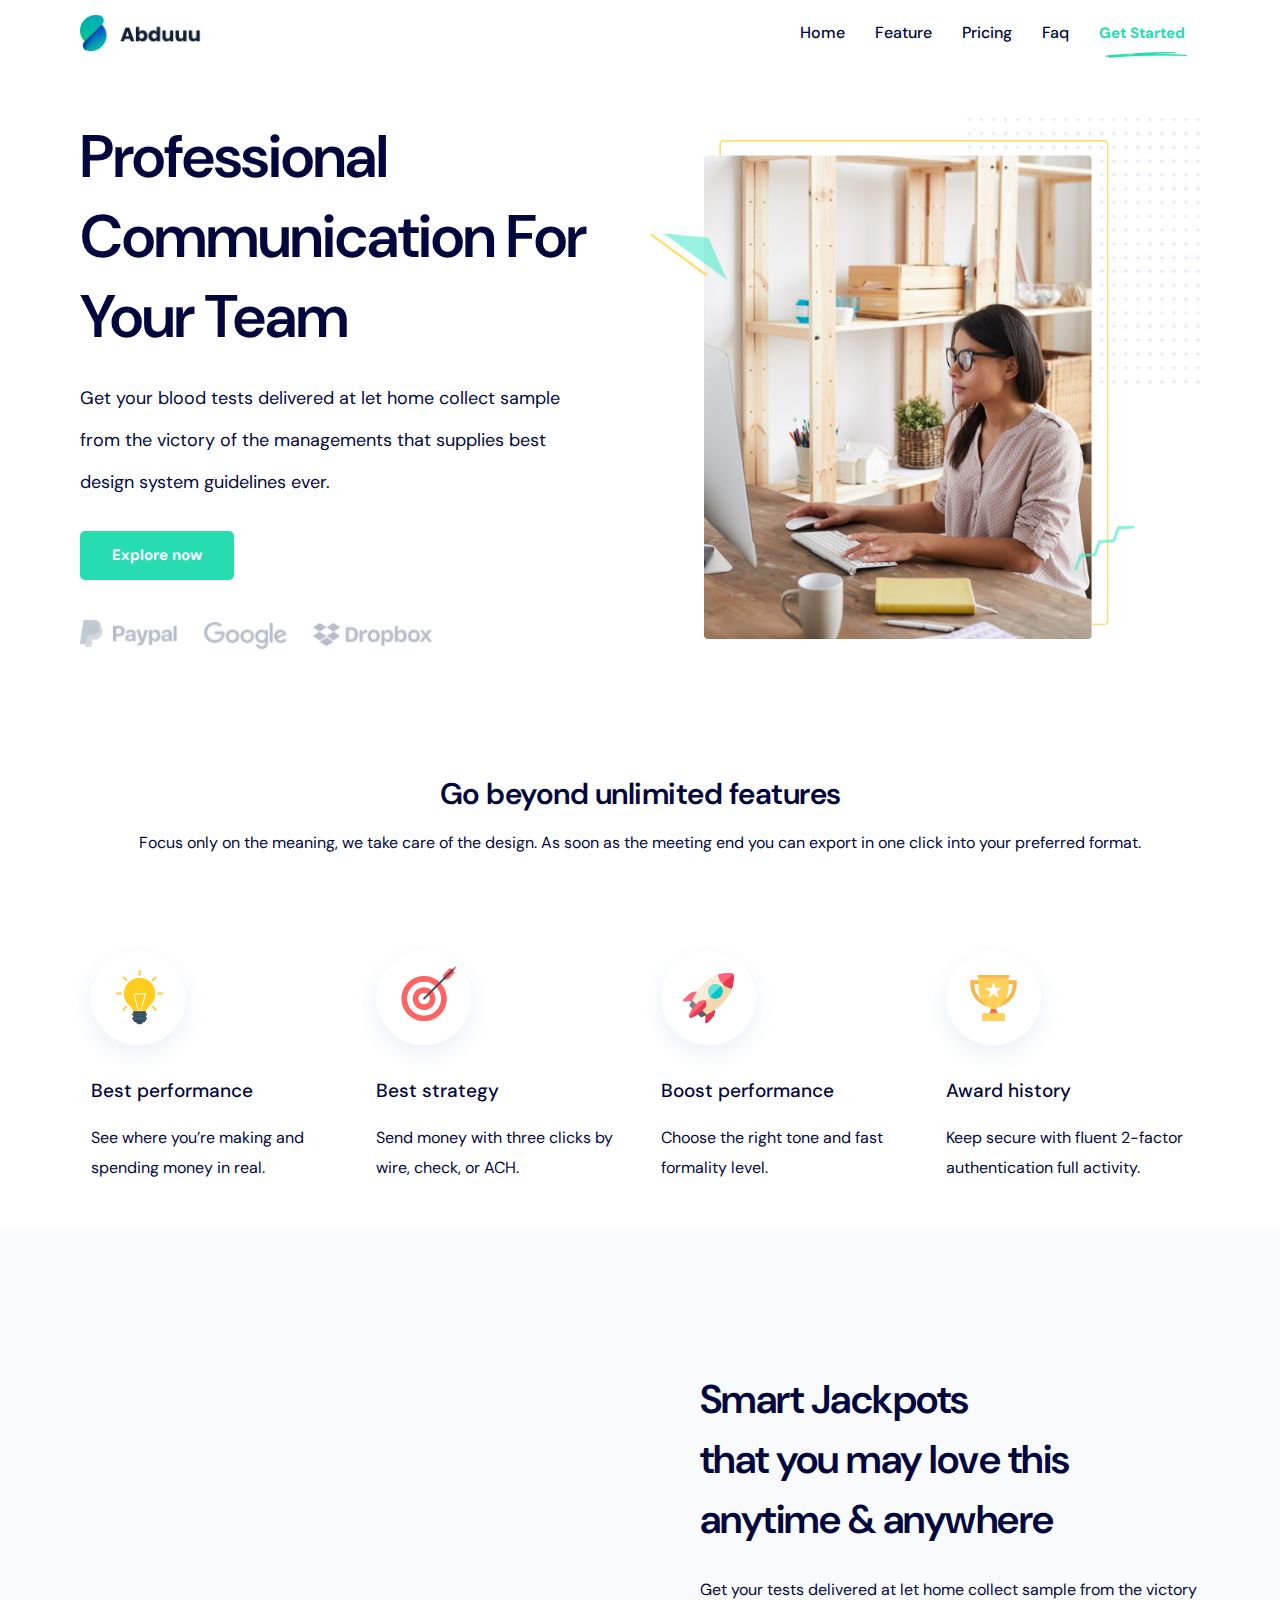
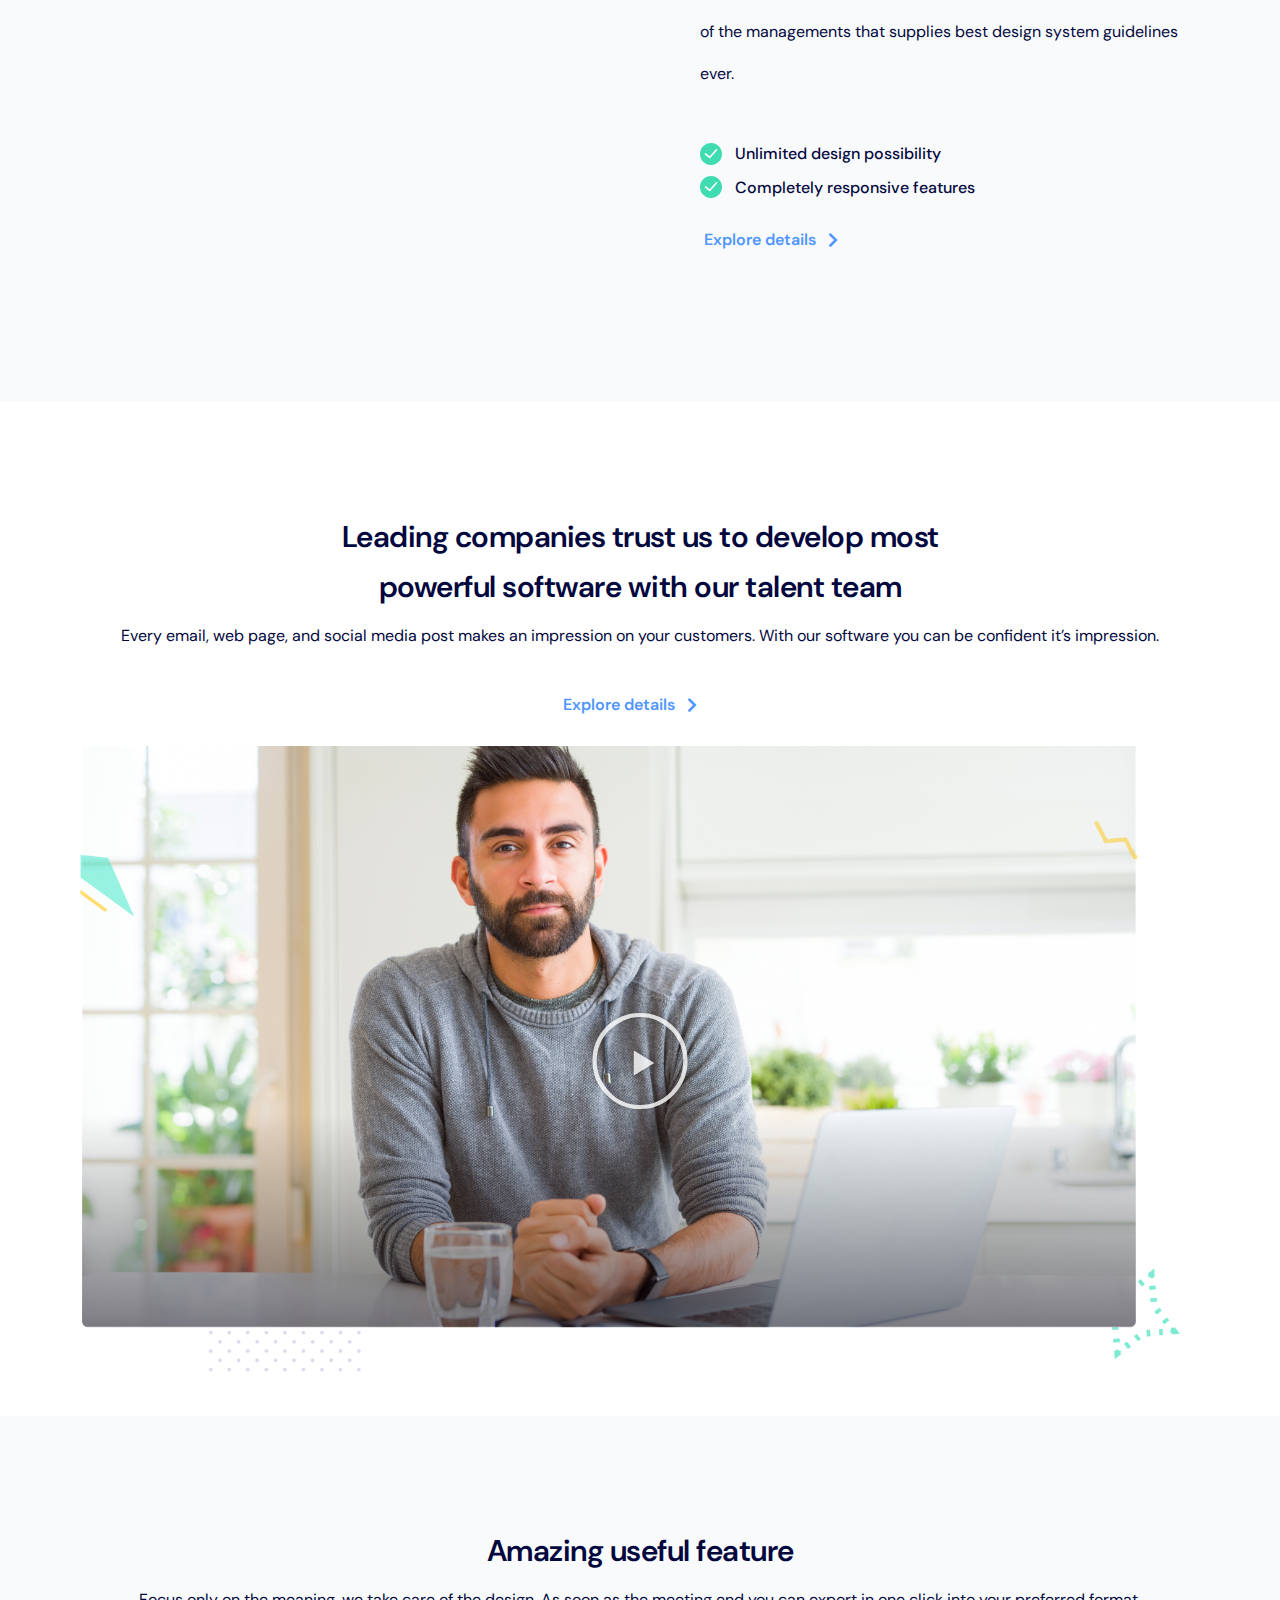
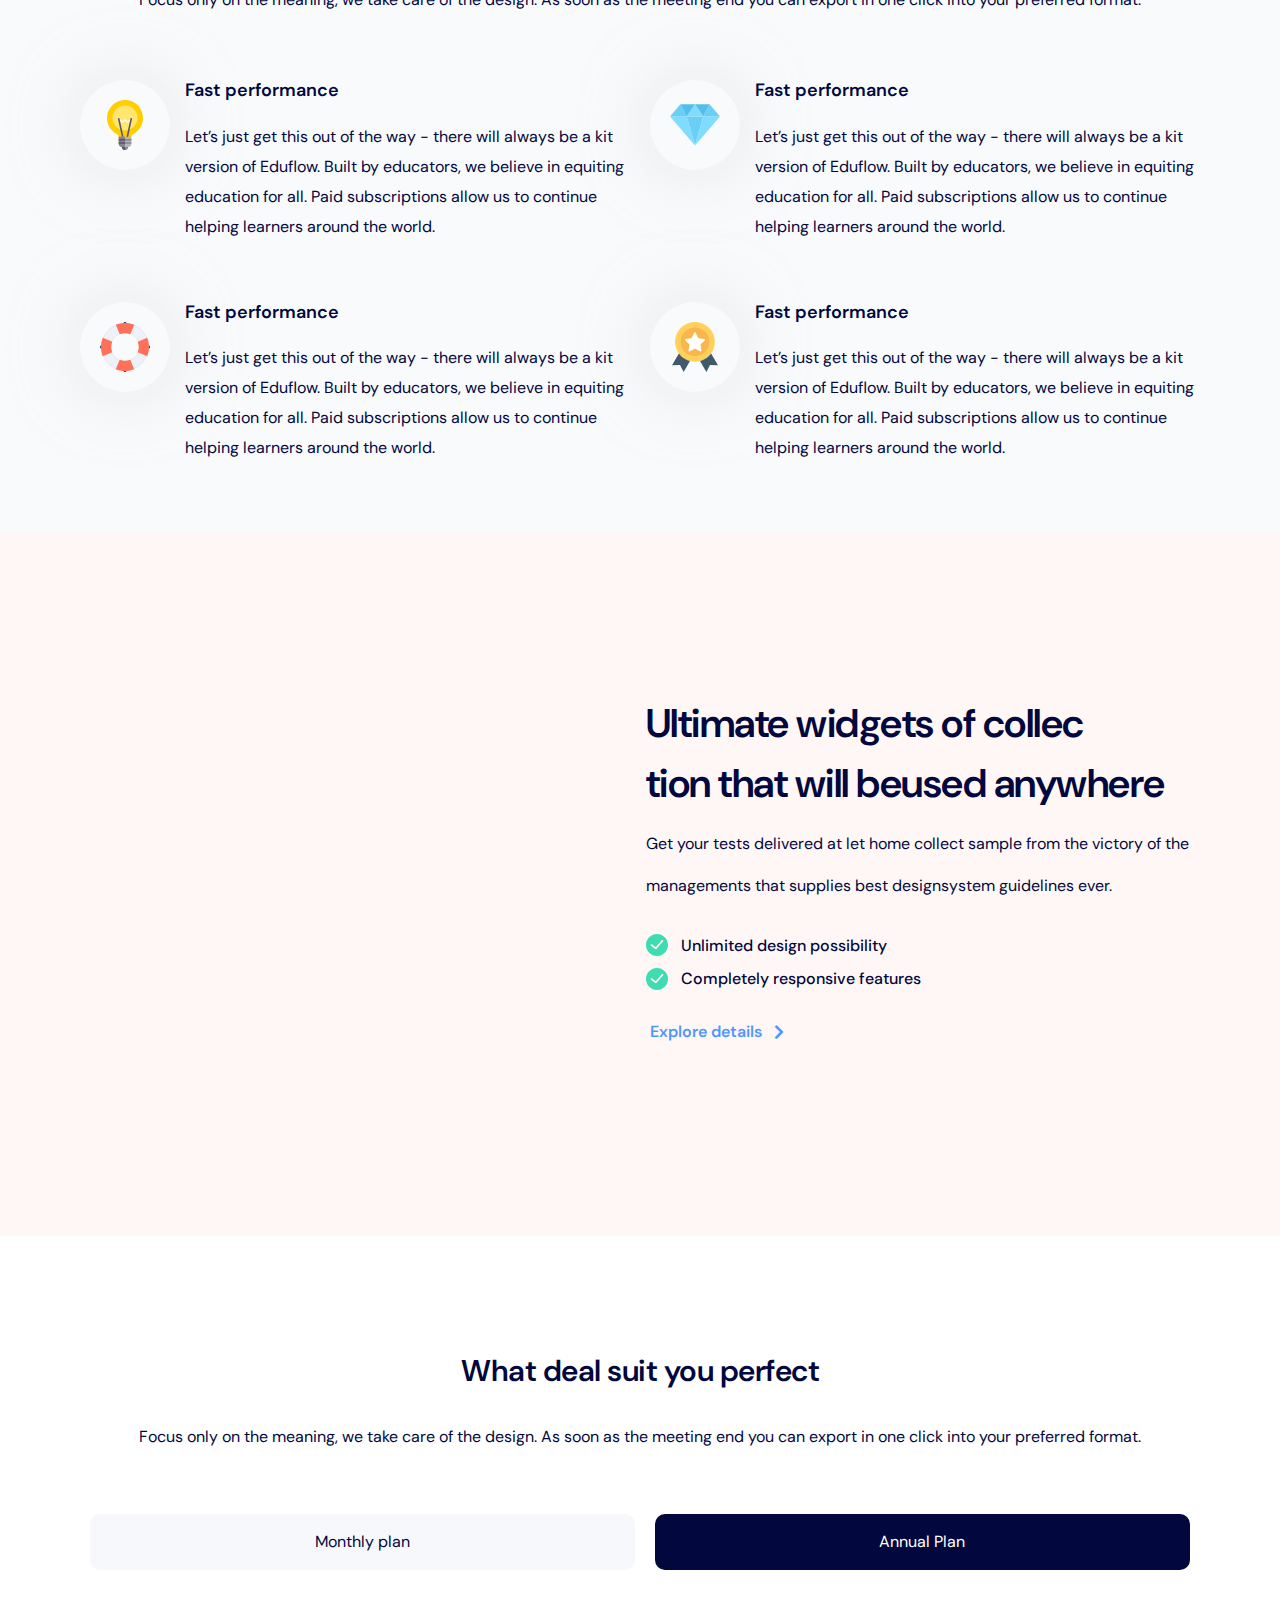
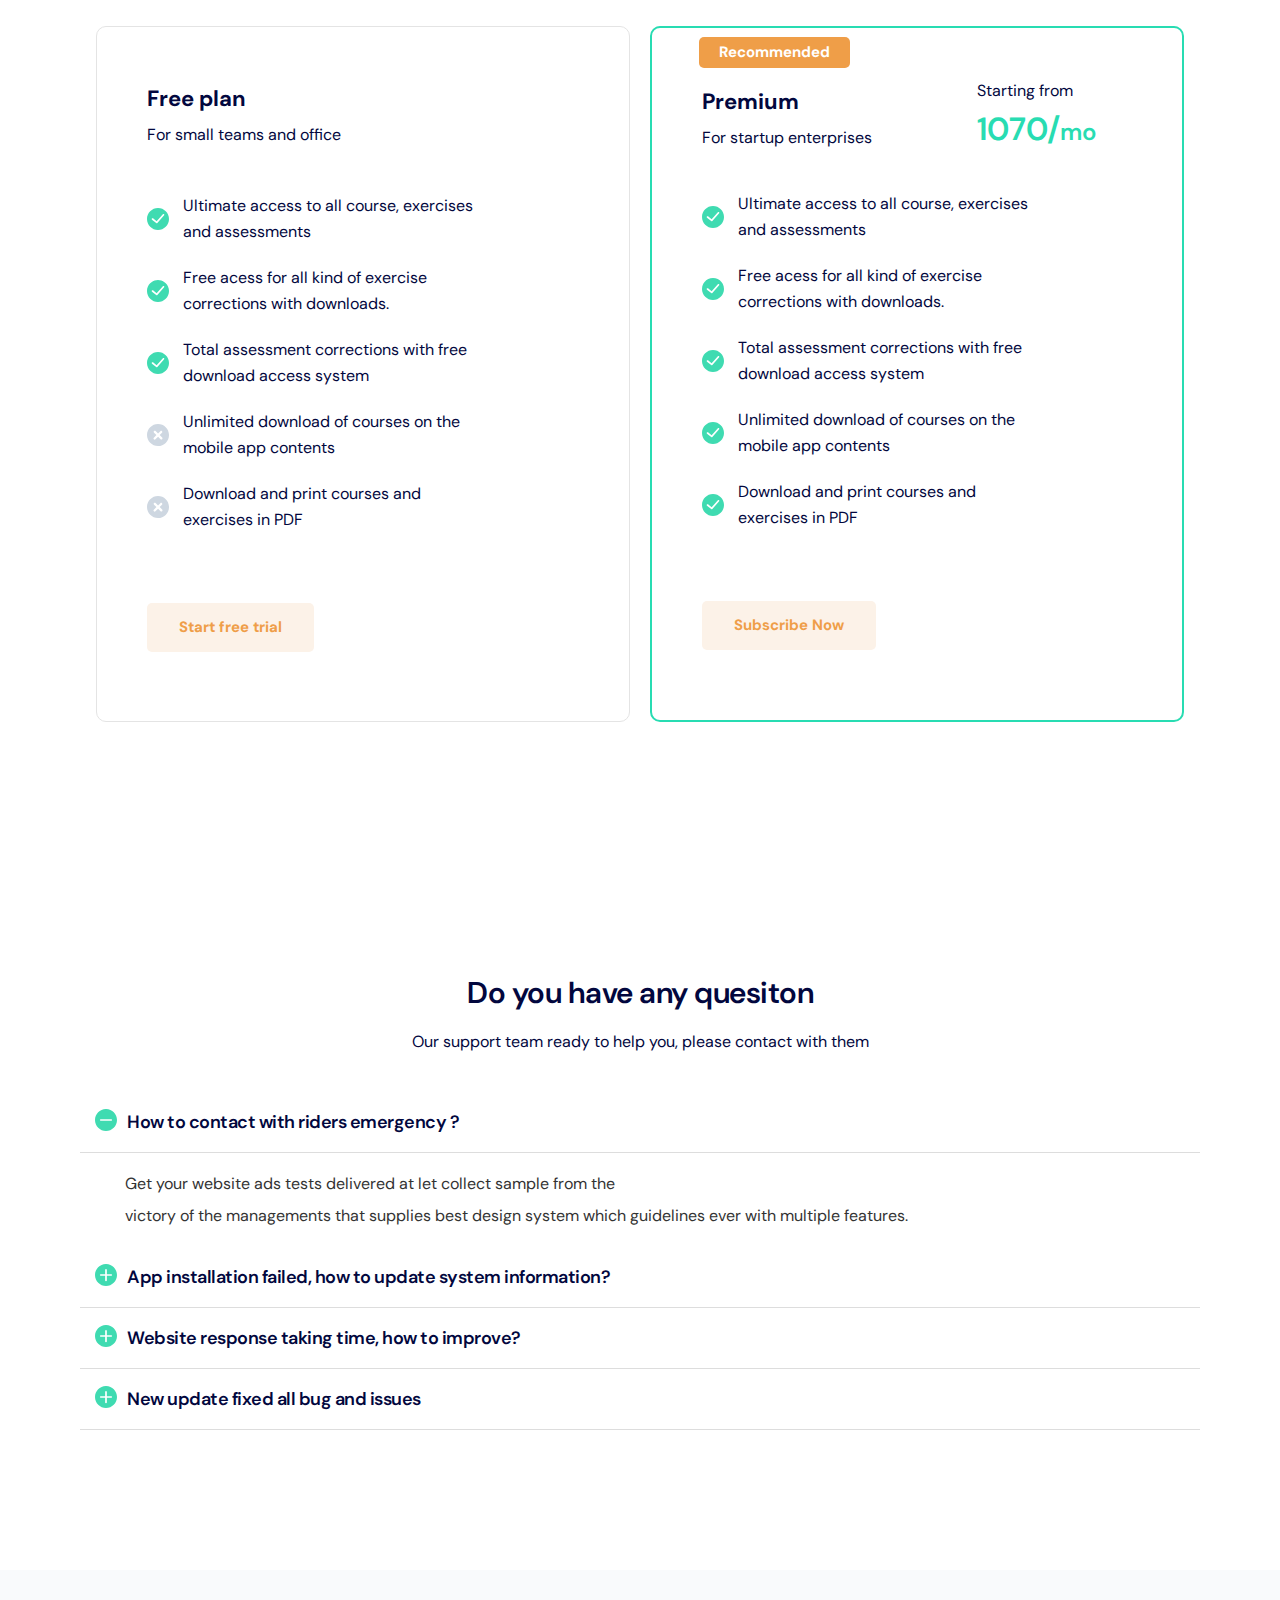
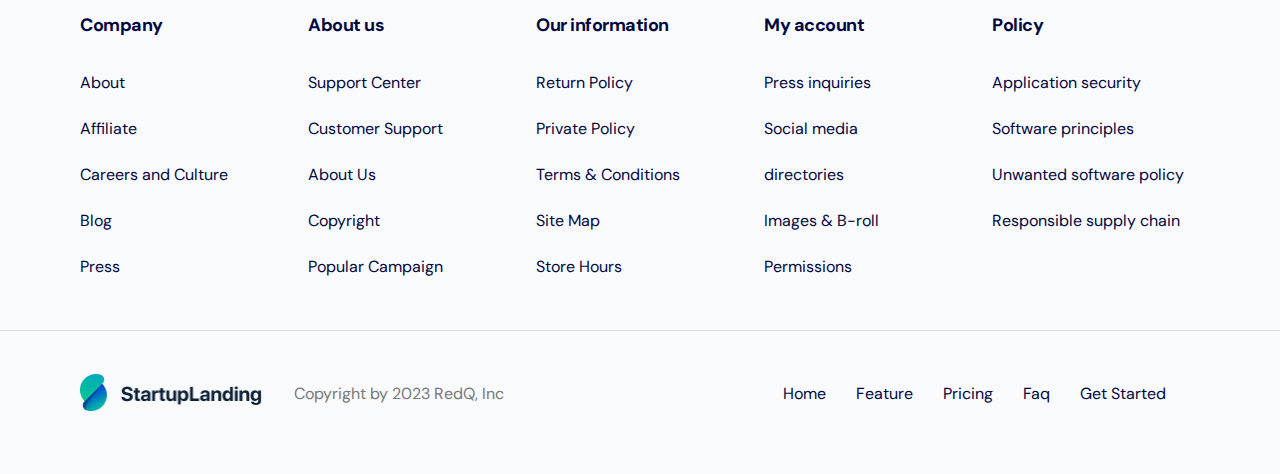
<file: index.html>
<!DOCTYPE html>
<html lang="en-US">
<head>
<meta charset="UTF-8">
<meta name="viewport" content="width=device-width, initial-scale=1">
	 <link rel="profile" href="https://gmpg.org/xfn/11"> 
	 <title></title>
<meta name="robots" content="max-image-preview:large">
<link rel="alternate" type="application/rss+xml" title=" &raquo; Feed" href="./feed/index.html">
<link rel="alternate" type="application/rss+xml" title=" &raquo; Comments Feed" href="./comments/feed/index.html">
<script>
window._wpemojiSettings = {"baseUrl":"https:\/\/s.w.org\/images\/core\/emoji\/14.0.0\/72x72\/","ext":".png","svgUrl":"https:\/\/s.w.org\/images\/core\/emoji\/14.0.0\/svg\/","svgExt":".svg","source":{"concatemoji":".\/\/wp-includes\/js\/wp-emoji-release.min.js?ver=6.3.1"}};
/*! This file is auto-generated */
!function(i,n){var o,s,e;function c(e){try{var t={supportTests:e,timestamp:(new Date).valueOf()};sessionStorage.setItem(o,JSON.stringify(t))}catch(e){}}function p(e,t,n){e.clearRect(0,0,e.canvas.width,e.canvas.height),e.fillText(t,0,0);var t=new Uint32Array(e.getImageData(0,0,e.canvas.width,e.canvas.height).data),r=(e.clearRect(0,0,e.canvas.width,e.canvas.height),e.fillText(n,0,0),new Uint32Array(e.getImageData(0,0,e.canvas.width,e.canvas.height).data));return t.every(function(e,t){return e===r[t]})}function u(e,t,n){switch(t){case"flag":return n(e,"🏳️‍⚧️","🏳️​⚧️")?!1:!n(e,"🇺🇳","🇺​🇳")&&!n(e,"🏴󠁧󠁢󠁥󠁮󠁧󠁿","🏴​󠁧​󠁢​󠁥​󠁮​󠁧​󠁿");case"emoji":return!n(e,"🫱🏻‍🫲🏿","🫱🏻​🫲🏿")}return!1}function f(e,t,n){var r="undefined"!=typeof WorkerGlobalScope&&self instanceof WorkerGlobalScope?new OffscreenCanvas(300,150):i.createElement("canvas"),a=r.getContext("2d",{willReadFrequently:!0}),o=(a.textBaseline="top",a.font="600 32px Arial",{});return e.forEach(function(e){o[e]=t(a,e,n)}),o}function t(e){var t=i.createElement("script");t.src=e,t.defer=!0,i.head.appendChild(t)}"undefined"!=typeof Promise&&(o="wpEmojiSettingsSupports",s=["flag","emoji"],n.supports={everything:!0,everythingExceptFlag:!0},e=new Promise(function(e){i.addEventListener("DOMContentLoaded",e,{once:!0})}),new Promise(function(t){var n=function(){try{var e=JSON.parse(sessionStorage.getItem(o));if("object"==typeof e&&"number"==typeof e.timestamp&&(new Date).valueOf()<e.timestamp+604800&&"object"==typeof e.supportTests)return e.supportTests}catch(e){}return null}();if(!n){if("undefined"!=typeof Worker&&"undefined"!=typeof OffscreenCanvas&&"undefined"!=typeof URL&&URL.createObjectURL&&"undefined"!=typeof Blob)try{var e="postMessage("+f.toString()+"("+[JSON.stringify(s),u.toString(),p.toString()].join(",")+"));",r=new Blob([e],{type:"text/javascript"}),a=new Worker(URL.createObjectURL(r),{name:"wpTestEmojiSupports"});return void(a.onmessage=function(e){c(n=e.data),a.terminate(),t(n)})}catch(e){}c(n=f(s,u,p))}t(n)}).then(function(e){for(var t in e)n.supports[t]=e[t],n.supports.everything=n.supports.everything&&n.supports[t],"flag"!==t&&(n.supports.everythingExceptFlag=n.supports.everythingExceptFlag&&n.supports[t]);n.supports.everythingExceptFlag=n.supports.everythingExceptFlag&&!n.supports.flag,n.DOMReady=!1,n.readyCallback=function(){n.DOMReady=!0}}).then(function(){return e}).then(function(){var e;n.supports.everything||(n.readyCallback(),(e=n.source||{}).concatemoji?t(e.concatemoji):e.wpemoji&&e.twemoji&&(t(e.twemoji),t(e.wpemoji)))}))}((window,document),window._wpemojiSettings);
</script>
<style>img.wp-smiley,
img.emoji {
	display: inline !important;
	border: none !important;
	box-shadow: none !important;
	height: 1em !important;
	width: 1em !important;
	margin: 0 0.07em !important;
	vertical-align: -0.1em !important;
	background: none !important;
	padding: 0 !important;
}</style>
	<link rel="stylesheet" id="astra-theme-css-css" href="./wp-content/themes/astra/assets/css/minified/main.min.css?ver=4.1.6" media="all">
<style id="astra-theme-css-inline-css">:root{--ast-container-default-xlg-padding:3em;--ast-container-default-lg-padding:3em;--ast-container-default-slg-padding:2em;--ast-container-default-md-padding:3em;--ast-container-default-sm-padding:3em;--ast-container-default-xs-padding:2.4em;--ast-container-default-xxs-padding:1.8em;--ast-code-block-background:#ECEFF3;--ast-comment-inputs-background:#F9FAFB;}html{font-size:100%;}a{color:var(--ast-global-color-0);}a:hover,a:focus{color:var(--ast-global-color-1);}body,button,input,select,textarea,.ast-button,.ast-custom-button{font-family:-apple-system,BlinkMacSystemFont,Segoe UI,Roboto,Oxygen-Sans,Ubuntu,Cantarell,Helvetica Neue,sans-serif;font-weight:400;font-size:16px;font-size:1rem;line-height:1.6em;}blockquote{color:var(--ast-global-color-3);}h1,.entry-content h1,h2,.entry-content h2,h3,.entry-content h3,h4,.entry-content h4,h5,.entry-content h5,h6,.entry-content h6,.site-title,.site-title a{font-weight:600;}.site-title{font-size:26px;font-size:1.625rem;display:block;}.site-header .site-description{font-size:15px;font-size:0.9375rem;display:none;}.entry-title{font-size:26px;font-size:1.625rem;}h1,.entry-content h1{font-size:40px;font-size:2.5rem;font-weight:600;line-height:1.4em;}h2,.entry-content h2{font-size:32px;font-size:2rem;font-weight:600;line-height:1.25em;}h3,.entry-content h3{font-size:26px;font-size:1.625rem;font-weight:600;line-height:1.2em;}h4,.entry-content h4{font-size:24px;font-size:1.5rem;line-height:1.2em;font-weight:600;}h5,.entry-content h5{font-size:20px;font-size:1.25rem;line-height:1.2em;font-weight:600;}h6,.entry-content h6{font-size:16px;font-size:1rem;line-height:1.25em;font-weight:600;}::selection{background-color:var(--ast-global-color-0);color:#ffffff;}body,h1,.entry-title a,.entry-content h1,h2,.entry-content h2,h3,.entry-content h3,h4,.entry-content h4,h5,.entry-content h5,h6,.entry-content h6{color:var(--ast-global-color-3);}.tagcloud a:hover,.tagcloud a:focus,.tagcloud a.current-item{color:#ffffff;border-color:var(--ast-global-color-0);background-color:var(--ast-global-color-0);}input:focus,input[type="text"]:focus,input[type="email"]:focus,input[type="url"]:focus,input[type="password"]:focus,input[type="reset"]:focus,input[type="search"]:focus,textarea:focus{border-color:var(--ast-global-color-0);}input[type="radio"]:checked,input[type=reset],input[type="checkbox"]:checked,input[type="checkbox"]:hover:checked,input[type="checkbox"]:focus:checked,input[type=range]::-webkit-slider-thumb{border-color:var(--ast-global-color-0);background-color:var(--ast-global-color-0);box-shadow:none;}.site-footer a:hover + .post-count,.site-footer a:focus + .post-count{background:var(--ast-global-color-0);border-color:var(--ast-global-color-0);}.single .nav-links .nav-previous,.single .nav-links .nav-next{color:var(--ast-global-color-0);}.entry-meta,.entry-meta *{line-height:1.45;color:var(--ast-global-color-0);}.entry-meta a:hover,.entry-meta a:hover *,.entry-meta a:focus,.entry-meta a:focus *,.page-links > .page-link,.page-links .page-link:hover,.post-navigation a:hover{color:var(--ast-global-color-1);}#cat option,.secondary .calendar_wrap thead a,.secondary .calendar_wrap thead a:visited{color:var(--ast-global-color-0);}.secondary .calendar_wrap #today,.ast-progress-val span{background:var(--ast-global-color-0);}.secondary a:hover + .post-count,.secondary a:focus + .post-count{background:var(--ast-global-color-0);border-color:var(--ast-global-color-0);}.calendar_wrap #today > a{color:#ffffff;}.page-links .page-link,.single .post-navigation a{color:var(--ast-global-color-0);}.ast-archive-title{color:var(--ast-global-color-2);}.widget-title{font-size:22px;font-size:1.375rem;color:var(--ast-global-color-2);}.ast-single-post .entry-content a,.ast-comment-content a:not(.ast-comment-edit-reply-wrap a){text-decoration:underline;}.ast-single-post .wp-block-button .wp-block-button__link,.ast-single-post .elementor-button-wrapper .elementor-button,.ast-single-post .entry-content .uagb-tab a,.ast-single-post .entry-content .uagb-ifb-cta a,.ast-single-post .entry-content .wp-block-uagb-buttons a,.ast-single-post .entry-content .uabb-module-content a,.ast-single-post .entry-content .uagb-post-grid a,.ast-single-post .entry-content .uagb-timeline a,.ast-single-post .entry-content .uagb-toc__wrap a,.ast-single-post .entry-content .uagb-taxomony-box a,.ast-single-post .entry-content .woocommerce a,.entry-content .wp-block-latest-posts > li > a,.ast-single-post .entry-content .wp-block-file__button{text-decoration:none;}a:focus-visible,.ast-menu-toggle:focus-visible,.site .skip-link:focus-visible,.wp-block-loginout input:focus-visible,.wp-block-search.wp-block-search__button-inside .wp-block-search__inside-wrapper,.ast-header-navigation-arrow:focus-visible{outline-style:dotted;outline-color:inherit;outline-width:thin;border-color:transparent;}input:focus,input[type="text"]:focus,input[type="email"]:focus,input[type="url"]:focus,input[type="password"]:focus,input[type="reset"]:focus,input[type="search"]:focus,textarea:focus,.wp-block-search__input:focus,[data-section="section-header-mobile-trigger"] .ast-button-wrap .ast-mobile-menu-trigger-minimal:focus,.ast-mobile-popup-drawer.active .menu-toggle-close:focus,.woocommerce-ordering select.orderby:focus,#ast-scroll-top:focus,.woocommerce a.add_to_cart_button:focus,.woocommerce .button.single_add_to_cart_button:focus{border-style:dotted;border-color:inherit;border-width:thin;outline-color:transparent;}.ast-logo-title-inline .site-logo-img{padding-right:1em;}.site-logo-img img{ transition:all 0.2s linear;}.ast-page-builder-template .hentry {margin: 0;}.ast-page-builder-template .site-content > .ast-container {max-width: 100%;padding: 0;}.ast-page-builder-template .site-content #primary {padding: 0;margin: 0;}.ast-page-builder-template .no-results {text-align: center;margin: 4em auto;}.ast-page-builder-template .ast-pagination {padding: 2em;}.ast-page-builder-template .entry-header.ast-no-title.ast-no-thumbnail {margin-top: 0;}.ast-page-builder-template .entry-header.ast-header-without-markup {margin-top: 0;margin-bottom: 0;}.ast-page-builder-template .entry-header.ast-no-title.ast-no-meta {margin-bottom: 0;}.ast-page-builder-template.single .post-navigation {padding-bottom: 2em;}.ast-page-builder-template.single-post .site-content > .ast-container {max-width: 100%;}.ast-page-builder-template .entry-header {margin-top: 2em;margin-left: auto;margin-right: auto;}.ast-page-builder-template .ast-archive-description {margin: 2em auto 0;padding-left: 20px;padding-right: 20px;}.ast-page-builder-template .ast-row {margin-left: 0;margin-right: 0;}.single.ast-page-builder-template .entry-header + .entry-content {margin-bottom: 2em;}@media(min-width: 921px) {.ast-page-builder-template.archive.ast-right-sidebar .ast-row article,.ast-page-builder-template.archive.ast-left-sidebar .ast-row article {padding-left: 0;padding-right: 0;}}@media (max-width:921px){#ast-desktop-header{display:none;}}@media (min-width:921px){#ast-mobile-header{display:none;}}.wp-block-buttons.aligncenter{justify-content:center;}@media (max-width:921px){.ast-theme-transparent-header #primary,.ast-theme-transparent-header #secondary{padding:0;}}@media (max-width:921px){.ast-plain-container.ast-no-sidebar #primary{padding:0;}}.ast-plain-container.ast-no-sidebar #primary{margin-top:0;margin-bottom:0;}.wp-block-button.is-style-outline .wp-block-button__link{border-color:var(--ast-global-color-0);}div.wp-block-button.is-style-outline > .wp-block-button__link:not(.has-text-color),div.wp-block-button.wp-block-button__link.is-style-outline:not(.has-text-color){color:var(--ast-global-color-0);}.wp-block-button.is-style-outline .wp-block-button__link:hover,div.wp-block-button.is-style-outline .wp-block-button__link:focus,div.wp-block-button.is-style-outline > .wp-block-button__link:not(.has-text-color):hover,div.wp-block-button.wp-block-button__link.is-style-outline:not(.has-text-color):hover{color:#ffffff;background-color:var(--ast-global-color-1);border-color:var(--ast-global-color-1);}.post-page-numbers.current .page-link,.ast-pagination .page-numbers.current{color:#ffffff;border-color:var(--ast-global-color-0);background-color:var(--ast-global-color-0);border-radius:2px;}h1.widget-title{font-weight:600;}h2.widget-title{font-weight:600;}h3.widget-title{font-weight:600;}#page{display:flex;flex-direction:column;min-height:100vh;}.ast-404-layout-1 h1.page-title{color:var(--ast-global-color-2);}.single .post-navigation a{line-height:1em;height:inherit;}.error-404 .page-sub-title{font-size:1.5rem;font-weight:inherit;}.search .site-content .content-area .search-form{margin-bottom:0;}#page .site-content{flex-grow:1;}.widget{margin-bottom:3.5em;}#secondary li{line-height:1.5em;}#secondary .wp-block-group h2{margin-bottom:0.7em;}#secondary h2{font-size:1.7rem;}.ast-separate-container .ast-article-post,.ast-separate-container .ast-article-single,.ast-separate-container .ast-comment-list li.depth-1,.ast-separate-container .comment-respond{padding:3em;}.ast-separate-container .ast-comment-list li.depth-1,.hentry{margin-bottom:2em;}.ast-separate-container .ast-archive-description,.ast-separate-container .ast-author-box{background-color:var(--ast-global-color-5);border-bottom:1px solid var(--ast-border-color);}.ast-separate-container .comments-title{padding:2em 2em 0 2em;}.ast-page-builder-template .comment-form-textarea,.ast-comment-formwrap .ast-grid-common-col{padding:0;}.ast-comment-formwrap{padding:0 20px;display:inline-flex;column-gap:20px;}.archive.ast-page-builder-template .entry-header{margin-top:2em;}.ast-page-builder-template .ast-comment-formwrap{width:100%;}.entry-title{margin-bottom:0.5em;}.ast-archive-description p{font-size:inherit;font-weight:inherit;line-height:inherit;}@media (min-width:921px){.ast-left-sidebar.ast-page-builder-template #secondary,.archive.ast-right-sidebar.ast-page-builder-template .site-main{padding-left:20px;padding-right:20px;}}@media (max-width:544px){.ast-comment-formwrap.ast-row{column-gap:10px;display:inline-block;}#ast-commentform .ast-grid-common-col{position:relative;width:100%;}}@media (min-width:1201px){.ast-separate-container .ast-article-post,.ast-separate-container .ast-article-single,.ast-separate-container .ast-author-box,.ast-separate-container .ast-404-layout-1,.ast-separate-container .no-results{padding:3em;}}@media (max-width:921px){.ast-separate-container #primary,.ast-separate-container #secondary{padding:1.5em 0;}#primary,#secondary{padding:1.5em 0;margin:0;}.ast-left-sidebar #content > .ast-container{display:flex;flex-direction:column-reverse;width:100%;}}@media (min-width:922px){.ast-separate-container.ast-right-sidebar #primary,.ast-separate-container.ast-left-sidebar #primary{border:0;}.search-no-results.ast-separate-container #primary{margin-bottom:4em;}}.wp-block-button .wp-block-button__link{color:#ffffff;}.wp-block-button .wp-block-button__link:hover,.wp-block-button .wp-block-button__link:focus{color:#ffffff;background-color:var(--ast-global-color-1);border-color:var(--ast-global-color-1);}.elementor-widget-heading h1.elementor-heading-title{line-height:1.4em;}.elementor-widget-heading h2.elementor-heading-title{line-height:1.25em;}.elementor-widget-heading h3.elementor-heading-title{line-height:1.2em;}.elementor-widget-heading h4.elementor-heading-title{line-height:1.2em;}.elementor-widget-heading h5.elementor-heading-title{line-height:1.2em;}.elementor-widget-heading h6.elementor-heading-title{line-height:1.25em;}.wp-block-button .wp-block-button__link,.wp-block-search .wp-block-search__button,body .wp-block-file .wp-block-file__button{border-color:var(--ast-global-color-0);background-color:var(--ast-global-color-0);color:#ffffff;font-family:inherit;font-weight:500;line-height:1em;font-size:16px;font-size:1rem;padding-top:15px;padding-right:30px;padding-bottom:15px;padding-left:30px;}@media (max-width:921px){.wp-block-button .wp-block-button__link,.wp-block-search .wp-block-search__button,body .wp-block-file .wp-block-file__button{padding-top:14px;padding-right:28px;padding-bottom:14px;padding-left:28px;}}@media (max-width:544px){.wp-block-button .wp-block-button__link,.wp-block-search .wp-block-search__button,body .wp-block-file .wp-block-file__button{padding-top:12px;padding-right:24px;padding-bottom:12px;padding-left:24px;}}.menu-toggle,button,.ast-button,.ast-custom-button,.button,input#submit,input[type="button"],input[type="submit"],input[type="reset"],form[CLASS*="wp-block-search__"].wp-block-search .wp-block-search__inside-wrapper .wp-block-search__button,body .wp-block-file .wp-block-file__button,.search .search-submit,.woocommerce a.button,.woocommerce button.button,.woocommerce .woocommerce-message a.button,.woocommerce #respond input#submit.alt,.woocommerce input.button.alt,.woocommerce input.button,.woocommerce input.button:disabled,.woocommerce input.button:disabled[disabled],.woocommerce input.button:disabled:hover,.woocommerce input.button:disabled[disabled]:hover,.woocommerce #respond input#submit,.woocommerce button.button.alt.disabled,.wc-block-grid__products .wc-block-grid__product .wp-block-button__link,.wc-block-grid__product-onsale,[CLASS*="wc-block"] button,.woocommerce-js .astra-cart-drawer .astra-cart-drawer-content .woocommerce-mini-cart__buttons .button:not(.checkout):not(.ast-continue-shopping),.woocommerce-js .astra-cart-drawer .astra-cart-drawer-content .woocommerce-mini-cart__buttons a.checkout,.woocommerce button.button.alt.disabled.wc-variation-selection-needed{border-style:solid;border-top-width:0;border-right-width:0;border-left-width:0;border-bottom-width:0;color:#ffffff;border-color:var(--ast-global-color-0);background-color:var(--ast-global-color-0);padding-top:15px;padding-right:30px;padding-bottom:15px;padding-left:30px;font-family:inherit;font-weight:500;font-size:16px;font-size:1rem;line-height:1em;}button:focus,.menu-toggle:hover,button:hover,.ast-button:hover,.ast-custom-button:hover .button:hover,.ast-custom-button:hover ,input[type=reset]:hover,input[type=reset]:focus,input#submit:hover,input#submit:focus,input[type="button"]:hover,input[type="button"]:focus,input[type="submit"]:hover,input[type="submit"]:focus,form[CLASS*="wp-block-search__"].wp-block-search .wp-block-search__inside-wrapper .wp-block-search__button:hover,form[CLASS*="wp-block-search__"].wp-block-search .wp-block-search__inside-wrapper .wp-block-search__button:focus,body .wp-block-file .wp-block-file__button:hover,body .wp-block-file .wp-block-file__button:focus,.woocommerce a.button:hover,.woocommerce button.button:hover,.woocommerce .woocommerce-message a.button:hover,.woocommerce #respond input#submit:hover,.woocommerce #respond input#submit.alt:hover,.woocommerce input.button.alt:hover,.woocommerce input.button:hover,.woocommerce button.button.alt.disabled:hover,.wc-block-grid__products .wc-block-grid__product .wp-block-button__link:hover,[CLASS*="wc-block"] button:hover,.woocommerce-js .astra-cart-drawer .astra-cart-drawer-content .woocommerce-mini-cart__buttons .button:not(.checkout):not(.ast-continue-shopping):hover,.woocommerce-js .astra-cart-drawer .astra-cart-drawer-content .woocommerce-mini-cart__buttons a.checkout:hover,.woocommerce button.button.alt.disabled.wc-variation-selection-needed:hover{color:#ffffff;background-color:var(--ast-global-color-1);border-color:var(--ast-global-color-1);}form[CLASS*="wp-block-search__"].wp-block-search .wp-block-search__inside-wrapper .wp-block-search__button.has-icon{padding-top:calc(15px - 3px);padding-right:calc(30px - 3px);padding-bottom:calc(15px - 3px);padding-left:calc(30px - 3px);}@media (max-width:921px){.menu-toggle,button,.ast-button,.ast-custom-button,.button,input#submit,input[type="button"],input[type="submit"],input[type="reset"],form[CLASS*="wp-block-search__"].wp-block-search .wp-block-search__inside-wrapper .wp-block-search__button,body .wp-block-file .wp-block-file__button,.search .search-submit,.woocommerce a.button,.woocommerce button.button,.woocommerce .woocommerce-message a.button,.woocommerce #respond input#submit.alt,.woocommerce input.button.alt,.woocommerce input.button,.woocommerce input.button:disabled,.woocommerce input.button:disabled[disabled],.woocommerce input.button:disabled:hover,.woocommerce input.button:disabled[disabled]:hover,.woocommerce #respond input#submit,.woocommerce button.button.alt.disabled,.wc-block-grid__products .wc-block-grid__product .wp-block-button__link,.wc-block-grid__product-onsale,[CLASS*="wc-block"] button,.woocommerce-js .astra-cart-drawer .astra-cart-drawer-content .woocommerce-mini-cart__buttons .button:not(.checkout):not(.ast-continue-shopping),.woocommerce-js .astra-cart-drawer .astra-cart-drawer-content .woocommerce-mini-cart__buttons a.checkout,.woocommerce button.button.alt.disabled.wc-variation-selection-needed{padding-top:14px;padding-right:28px;padding-bottom:14px;padding-left:28px;}}@media (max-width:544px){.menu-toggle,button,.ast-button,.ast-custom-button,.button,input#submit,input[type="button"],input[type="submit"],input[type="reset"],form[CLASS*="wp-block-search__"].wp-block-search .wp-block-search__inside-wrapper .wp-block-search__button,body .wp-block-file .wp-block-file__button,.search .search-submit,.woocommerce a.button,.woocommerce button.button,.woocommerce .woocommerce-message a.button,.woocommerce #respond input#submit.alt,.woocommerce input.button.alt,.woocommerce input.button,.woocommerce input.button:disabled,.woocommerce input.button:disabled[disabled],.woocommerce input.button:disabled:hover,.woocommerce input.button:disabled[disabled]:hover,.woocommerce #respond input#submit,.woocommerce button.button.alt.disabled,.wc-block-grid__products .wc-block-grid__product .wp-block-button__link,.wc-block-grid__product-onsale,[CLASS*="wc-block"] button,.woocommerce-js .astra-cart-drawer .astra-cart-drawer-content .woocommerce-mini-cart__buttons .button:not(.checkout):not(.ast-continue-shopping),.woocommerce-js .astra-cart-drawer .astra-cart-drawer-content .woocommerce-mini-cart__buttons a.checkout,.woocommerce button.button.alt.disabled.wc-variation-selection-needed{padding-top:12px;padding-right:24px;padding-bottom:12px;padding-left:24px;}}@media (max-width:921px){.ast-mobile-header-stack .main-header-bar .ast-search-menu-icon{display:inline-block;}.ast-header-break-point.ast-header-custom-item-outside .ast-mobile-header-stack .main-header-bar .ast-search-icon{margin:0;}.ast-comment-avatar-wrap img{max-width:2.5em;}.ast-separate-container .ast-comment-list li.depth-1{padding:1.5em 2.14em;}.ast-separate-container .comment-respond{padding:2em 2.14em;}.ast-comment-meta{padding:0 1.8888em 1.3333em;}}@media (min-width:544px){.ast-container{max-width:100%;}}@media (max-width:544px){.ast-separate-container .ast-article-post,.ast-separate-container .ast-article-single,.ast-separate-container .comments-title,.ast-separate-container .ast-archive-description{padding:1.5em 1em;}.ast-separate-container #content .ast-container{padding-left:0.54em;padding-right:0.54em;}.ast-separate-container .ast-comment-list li.depth-1{padding:1.5em 1em;margin-bottom:1.5em;}.ast-separate-container .ast-comment-list .bypostauthor{padding:.5em;}.ast-search-menu-icon.ast-dropdown-active .search-field{width:170px;}}.ast-separate-container{background-color:var(--ast-global-color-4);;}@media (max-width:921px){.site-title{display:block;}.site-header .site-description{display:none;}.entry-title{font-size:30px;}h1,.entry-content h1{font-size:30px;}h2,.entry-content h2{font-size:25px;}h3,.entry-content h3{font-size:20px;}}@media (max-width:544px){.site-title{font-size:64px;font-size:4rem;display:block;}.site-header .site-description{display:none;}.entry-title{font-size:30px;}h1,.entry-content h1{font-size:30px;}h2,.entry-content h2{font-size:25px;}h3,.entry-content h3{font-size:20px;}header .custom-logo-link img,.ast-header-break-point .site-branding img,.ast-header-break-point .custom-logo-link img{max-width:136px;}.astra-logo-svg{width:136px;}.ast-header-break-point .site-logo-img .custom-mobile-logo-link img{max-width:136px;}}@media (max-width:921px){html{font-size:91.2%;}}@media (max-width:544px){html{font-size:91.2%;}}@media (min-width:922px){.ast-container{max-width:1240px;}}@media (min-width:922px){.site-content .ast-container{display:flex;}}@media (max-width:921px){.site-content .ast-container{flex-direction:column;}}@media (min-width:922px){.main-header-menu .sub-menu .menu-item.ast-left-align-sub-menu:hover > .sub-menu,.main-header-menu .sub-menu .menu-item.ast-left-align-sub-menu.focus > .sub-menu{margin-left:-0px;}}.entry-content li > p{margin-bottom:0;}blockquote,cite {font-style: initial;}.wp-block-file {display: flex;align-items: center;flex-wrap: wrap;justify-content: space-between;}.wp-block-pullquote {border: none;}.wp-block-pullquote blockquote::before {content: "\201D";font-family: "Helvetica",sans-serif;display: flex;transform: rotate( 180deg );font-size: 6rem;font-style: normal;line-height: 1;font-weight: bold;align-items: center;justify-content: center;}.has-text-align-right > blockquote::before {justify-content: flex-start;}.has-text-align-left > blockquote::before {justify-content: flex-end;}figure.wp-block-pullquote.is-style-solid-color blockquote {max-width: 100%;text-align: inherit;}html body {--wp--custom--ast-default-block-top-padding: 3em;--wp--custom--ast-default-block-right-padding: 3em;--wp--custom--ast-default-block-bottom-padding: 3em;--wp--custom--ast-default-block-left-padding: 3em;--wp--custom--ast-container-width: 1200px;--wp--custom--ast-content-width-size: 1200px;--wp--custom--ast-wide-width-size: calc(1200px + var(--wp--custom--ast-default-block-left-padding) + var(--wp--custom--ast-default-block-right-padding));}.ast-narrow-container {--wp--custom--ast-content-width-size: 750px;--wp--custom--ast-wide-width-size: 750px;}@media(max-width: 921px) {html body {--wp--custom--ast-default-block-top-padding: 3em;--wp--custom--ast-default-block-right-padding: 2em;--wp--custom--ast-default-block-bottom-padding: 3em;--wp--custom--ast-default-block-left-padding: 2em;}}@media(max-width: 544px) {html body {--wp--custom--ast-default-block-top-padding: 3em;--wp--custom--ast-default-block-right-padding: 1.5em;--wp--custom--ast-default-block-bottom-padding: 3em;--wp--custom--ast-default-block-left-padding: 1.5em;}}.entry-content > .wp-block-group,.entry-content > .wp-block-cover,.entry-content > .wp-block-columns {padding-top: var(--wp--custom--ast-default-block-top-padding);padding-right: var(--wp--custom--ast-default-block-right-padding);padding-bottom: var(--wp--custom--ast-default-block-bottom-padding);padding-left: var(--wp--custom--ast-default-block-left-padding);}.ast-plain-container.ast-no-sidebar .entry-content > .alignfull,.ast-page-builder-template .ast-no-sidebar .entry-content > .alignfull {margin-left: calc( -50vw + 50%);margin-right: calc( -50vw + 50%);max-width: 100vw;width: 100vw;}.ast-plain-container.ast-no-sidebar .entry-content .alignfull .alignfull,.ast-page-builder-template.ast-no-sidebar .entry-content .alignfull .alignfull,.ast-plain-container.ast-no-sidebar .entry-content .alignfull .alignwide,.ast-page-builder-template.ast-no-sidebar .entry-content .alignfull .alignwide,.ast-plain-container.ast-no-sidebar .entry-content .alignwide .alignfull,.ast-page-builder-template.ast-no-sidebar .entry-content .alignwide .alignfull,.ast-plain-container.ast-no-sidebar .entry-content .alignwide .alignwide,.ast-page-builder-template.ast-no-sidebar .entry-content .alignwide .alignwide,.ast-plain-container.ast-no-sidebar .entry-content .wp-block-column .alignfull,.ast-page-builder-template.ast-no-sidebar .entry-content .wp-block-column .alignfull,.ast-plain-container.ast-no-sidebar .entry-content .wp-block-column .alignwide,.ast-page-builder-template.ast-no-sidebar .entry-content .wp-block-column .alignwide {margin-left: auto;margin-right: auto;width: 100%;}[ast-blocks-layout] .wp-block-separator:not(.is-style-dots) {height: 0;}[ast-blocks-layout] .wp-block-separator {margin: 20px auto;}[ast-blocks-layout] .wp-block-separator:not(.is-style-wide):not(.is-style-dots) {max-width: 100px;}[ast-blocks-layout] .wp-block-separator.has-background {padding: 0;}.entry-content[ast-blocks-layout] > * {max-width: var(--wp--custom--ast-content-width-size);margin-left: auto;margin-right: auto;}.entry-content[ast-blocks-layout] > .alignwide {max-width: var(--wp--custom--ast-wide-width-size);}.entry-content[ast-blocks-layout] .alignfull {max-width: none;}.entry-content .wp-block-columns {margin-bottom: 0;}blockquote {margin: 1.5em;border: none;}.wp-block-quote:not(.has-text-align-right):not(.has-text-align-center) {border-left: 5px solid rgba(0,0,0,0.05);}.has-text-align-right > blockquote,blockquote.has-text-align-right {border-right: 5px solid rgba(0,0,0,0.05);}.has-text-align-left > blockquote,blockquote.has-text-align-left {border-left: 5px solid rgba(0,0,0,0.05);}.wp-block-site-tagline,.wp-block-latest-posts .read-more {margin-top: 15px;}.wp-block-loginout p label {display: block;}.wp-block-loginout p:not(.login-remember):not(.login-submit) input {width: 100%;}.wp-block-loginout input:focus {border-color: transparent;}.wp-block-loginout input:focus {outline: thin dotted;}.entry-content .wp-block-media-text .wp-block-media-text__content {padding: 0 0 0 8%;}.entry-content .wp-block-media-text.has-media-on-the-right .wp-block-media-text__content {padding: 0 8% 0 0;}.entry-content .wp-block-media-text.has-background .wp-block-media-text__content {padding: 8%;}.entry-content .wp-block-cover:not([class*="background-color"]) .wp-block-cover__inner-container,.entry-content .wp-block-cover:not([class*="background-color"]) .wp-block-cover-image-text,.entry-content .wp-block-cover:not([class*="background-color"]) .wp-block-cover-text,.entry-content .wp-block-cover-image:not([class*="background-color"]) .wp-block-cover__inner-container,.entry-content .wp-block-cover-image:not([class*="background-color"]) .wp-block-cover-image-text,.entry-content .wp-block-cover-image:not([class*="background-color"]) .wp-block-cover-text {color: var(--ast-global-color-5);}.wp-block-loginout .login-remember input {width: 1.1rem;height: 1.1rem;margin: 0 5px 4px 0;vertical-align: middle;}.wp-block-latest-posts > li > *:first-child,.wp-block-latest-posts:not(.is-grid) > li:first-child {margin-top: 0;}.wp-block-search__inside-wrapper .wp-block-search__input {padding: 0 10px;color: var(--ast-global-color-3);background: var(--ast-global-color-5);border-color: var(--ast-border-color);}.wp-block-latest-posts .read-more {margin-bottom: 1.5em;}.wp-block-search__no-button .wp-block-search__inside-wrapper .wp-block-search__input {padding-top: 5px;padding-bottom: 5px;}.wp-block-latest-posts .wp-block-latest-posts__post-date,.wp-block-latest-posts .wp-block-latest-posts__post-author {font-size: 1rem;}.wp-block-latest-posts > li > *,.wp-block-latest-posts:not(.is-grid) > li {margin-top: 12px;margin-bottom: 12px;}.ast-page-builder-template .entry-content[ast-blocks-layout] > *,.ast-page-builder-template .entry-content[ast-blocks-layout] > .alignfull > * {max-width: none;}.ast-page-builder-template .entry-content[ast-blocks-layout] > .alignwide > * {max-width: var(--wp--custom--ast-wide-width-size);}.ast-page-builder-template .entry-content[ast-blocks-layout] > .inherit-container-width > *,.ast-page-builder-template .entry-content[ast-blocks-layout] > * > *,.entry-content[ast-blocks-layout] > .wp-block-cover .wp-block-cover__inner-container {max-width: var(--wp--custom--ast-content-width-size);margin-left: auto;margin-right: auto;}.entry-content[ast-blocks-layout] .wp-block-cover:not(.alignleft):not(.alignright) {width: auto;}@media(max-width: 1200px) {.ast-separate-container .entry-content > .alignfull,.ast-separate-container .entry-content[ast-blocks-layout] > .alignwide,.ast-plain-container .entry-content[ast-blocks-layout] > .alignwide,.ast-plain-container .entry-content .alignfull {margin-left: calc(-1 * min(var(--ast-container-default-xlg-padding),20px)) ;margin-right: calc(-1 * min(var(--ast-container-default-xlg-padding),20px));}}@media(min-width: 1201px) {.ast-separate-container .entry-content > .alignfull {margin-left: calc(-1 * var(--ast-container-default-xlg-padding) );margin-right: calc(-1 * var(--ast-container-default-xlg-padding) );}.ast-separate-container .entry-content[ast-blocks-layout] > .alignwide,.ast-plain-container .entry-content[ast-blocks-layout] > .alignwide {margin-left: calc(-1 * var(--wp--custom--ast-default-block-left-padding) );margin-right: calc(-1 * var(--wp--custom--ast-default-block-right-padding) );}}@media(min-width: 921px) {.ast-separate-container .entry-content .wp-block-group.alignwide:not(.inherit-container-width) > :where(:not(.alignleft):not(.alignright)),.ast-plain-container .entry-content .wp-block-group.alignwide:not(.inherit-container-width) > :where(:not(.alignleft):not(.alignright)) {max-width: calc( var(--wp--custom--ast-content-width-size) + 80px );}.ast-plain-container.ast-right-sidebar .entry-content[ast-blocks-layout] .alignfull,.ast-plain-container.ast-left-sidebar .entry-content[ast-blocks-layout] .alignfull {margin-left: -60px;margin-right: -60px;}}@media(min-width: 544px) {.entry-content > .alignleft {margin-right: 20px;}.entry-content > .alignright {margin-left: 20px;}}@media (max-width:544px){.wp-block-columns .wp-block-column:not(:last-child){margin-bottom:20px;}.wp-block-latest-posts{margin:0;}}@media( max-width: 600px ) {.entry-content .wp-block-media-text .wp-block-media-text__content,.entry-content .wp-block-media-text.has-media-on-the-right .wp-block-media-text__content {padding: 8% 0 0;}.entry-content .wp-block-media-text.has-background .wp-block-media-text__content {padding: 8%;}}.ast-separate-container .entry-content .uagb-is-root-container {padding-left: 0;}.ast-page-builder-template .entry-header {padding-left: 0;}@media(min-width: 1201px) {.ast-separate-container .entry-content > .uagb-is-root-container {margin-left: 0;margin-right: 0;}}.ast-narrow-container .site-content .wp-block-uagb-image--align-full .wp-block-uagb-image__figure {max-width: 100%;margin-left: auto;margin-right: auto;}.entry-content ul,.entry-content ol {padding: revert;margin: revert;}:root .has-ast-global-color-0-color{color:var(--ast-global-color-0);}:root .has-ast-global-color-0-background-color{background-color:var(--ast-global-color-0);}:root .wp-block-button .has-ast-global-color-0-color{color:var(--ast-global-color-0);}:root .wp-block-button .has-ast-global-color-0-background-color{background-color:var(--ast-global-color-0);}:root .has-ast-global-color-1-color{color:var(--ast-global-color-1);}:root .has-ast-global-color-1-background-color{background-color:var(--ast-global-color-1);}:root .wp-block-button .has-ast-global-color-1-color{color:var(--ast-global-color-1);}:root .wp-block-button .has-ast-global-color-1-background-color{background-color:var(--ast-global-color-1);}:root .has-ast-global-color-2-color{color:var(--ast-global-color-2);}:root .has-ast-global-color-2-background-color{background-color:var(--ast-global-color-2);}:root .wp-block-button .has-ast-global-color-2-color{color:var(--ast-global-color-2);}:root .wp-block-button .has-ast-global-color-2-background-color{background-color:var(--ast-global-color-2);}:root .has-ast-global-color-3-color{color:var(--ast-global-color-3);}:root .has-ast-global-color-3-background-color{background-color:var(--ast-global-color-3);}:root .wp-block-button .has-ast-global-color-3-color{color:var(--ast-global-color-3);}:root .wp-block-button .has-ast-global-color-3-background-color{background-color:var(--ast-global-color-3);}:root .has-ast-global-color-4-color{color:var(--ast-global-color-4);}:root .has-ast-global-color-4-background-color{background-color:var(--ast-global-color-4);}:root .wp-block-button .has-ast-global-color-4-color{color:var(--ast-global-color-4);}:root .wp-block-button .has-ast-global-color-4-background-color{background-color:var(--ast-global-color-4);}:root .has-ast-global-color-5-color{color:var(--ast-global-color-5);}:root .has-ast-global-color-5-background-color{background-color:var(--ast-global-color-5);}:root .wp-block-button .has-ast-global-color-5-color{color:var(--ast-global-color-5);}:root .wp-block-button .has-ast-global-color-5-background-color{background-color:var(--ast-global-color-5);}:root .has-ast-global-color-6-color{color:var(--ast-global-color-6);}:root .has-ast-global-color-6-background-color{background-color:var(--ast-global-color-6);}:root .wp-block-button .has-ast-global-color-6-color{color:var(--ast-global-color-6);}:root .wp-block-button .has-ast-global-color-6-background-color{background-color:var(--ast-global-color-6);}:root .has-ast-global-color-7-color{color:var(--ast-global-color-7);}:root .has-ast-global-color-7-background-color{background-color:var(--ast-global-color-7);}:root .wp-block-button .has-ast-global-color-7-color{color:var(--ast-global-color-7);}:root .wp-block-button .has-ast-global-color-7-background-color{background-color:var(--ast-global-color-7);}:root .has-ast-global-color-8-color{color:var(--ast-global-color-8);}:root .has-ast-global-color-8-background-color{background-color:var(--ast-global-color-8);}:root .wp-block-button .has-ast-global-color-8-color{color:var(--ast-global-color-8);}:root .wp-block-button .has-ast-global-color-8-background-color{background-color:var(--ast-global-color-8);}:root{--ast-global-color-0:#046bd2;--ast-global-color-1:#045cb4;--ast-global-color-2:#1e293b;--ast-global-color-3:#334155;--ast-global-color-4:#f9fafb;--ast-global-color-5:#FFFFFF;--ast-global-color-6:#e2e8f0;--ast-global-color-7:#cbd5e1;--ast-global-color-8:#94a3b8;}:root {--ast-border-color : var(--ast-global-color-6);}.ast-single-entry-banner {-js-display: flex;display: flex;flex-direction: column;justify-content: center;text-align: center;position: relative;background: #eeeeee;}.ast-single-entry-banner[data-banner-layout="layout-1"] {max-width: 1200px;background: inherit;padding: 20px 0;}.ast-single-entry-banner[data-banner-width-type="custom"] {margin: 0 auto;width: 100%;}.ast-single-entry-banner + .site-content .entry-header {margin-bottom: 0;}header.entry-header .entry-title{font-weight:600;font-size:32px;font-size:2rem;}header.entry-header > *:not(:last-child){margin-bottom:10px;}.ast-archive-entry-banner {-js-display: flex;display: flex;flex-direction: column;justify-content: center;text-align: center;position: relative;background: #eeeeee;}.ast-archive-entry-banner[data-banner-width-type="custom"] {margin: 0 auto;width: 100%;}.ast-archive-entry-banner[data-banner-layout="layout-1"] {background: inherit;padding: 20px 0;text-align: left;}body.archive .ast-archive-description{max-width:1200px;width:100%;text-align:left;padding-top:3em;padding-right:3em;padding-bottom:3em;padding-left:3em;}body.archive .ast-archive-description .ast-archive-title,body.archive .ast-archive-description .ast-archive-title *{font-weight:600;font-size:32px;font-size:2rem;}body.archive .ast-archive-description > *:not(:last-child){margin-bottom:10px;}@media (max-width:921px){body.archive .ast-archive-description{text-align:left;}}@media (max-width:544px){body.archive .ast-archive-description{text-align:left;}}.ast-breadcrumbs .trail-browse,.ast-breadcrumbs .trail-items,.ast-breadcrumbs .trail-items li{display:inline-block;margin:0;padding:0;border:none;background:inherit;text-indent:0;text-decoration:none;}.ast-breadcrumbs .trail-browse{font-size:inherit;font-style:inherit;font-weight:inherit;color:inherit;}.ast-breadcrumbs .trail-items{list-style:none;}.trail-items li::after{padding:0 0.3em;content:"\00bb";}.trail-items li:last-of-type::after{display:none;}h1,.entry-content h1,h2,.entry-content h2,h3,.entry-content h3,h4,.entry-content h4,h5,.entry-content h5,h6,.entry-content h6{color:var(--ast-global-color-2);}.entry-title a{color:var(--ast-global-color-2);}@media (max-width:921px){.ast-builder-grid-row-container.ast-builder-grid-row-tablet-3-firstrow .ast-builder-grid-row > *:first-child,.ast-builder-grid-row-container.ast-builder-grid-row-tablet-3-lastrow .ast-builder-grid-row > *:last-child{grid-column:1 / -1;}}@media (max-width:544px){.ast-builder-grid-row-container.ast-builder-grid-row-mobile-3-firstrow .ast-builder-grid-row > *:first-child,.ast-builder-grid-row-container.ast-builder-grid-row-mobile-3-lastrow .ast-builder-grid-row > *:last-child{grid-column:1 / -1;}}.ast-builder-layout-element .ast-site-identity{margin-left:15px;}@media (max-width:544px){.ast-builder-layout-element .ast-site-identity{margin-left:0px;}}.ast-builder-layout-element[data-section="title_tagline"]{display:flex;}@media (max-width:921px){.ast-header-break-point .ast-builder-layout-element[data-section="title_tagline"]{display:flex;}}@media (max-width:544px){.ast-header-break-point .ast-builder-layout-element[data-section="title_tagline"]{display:flex;}}.ast-builder-menu-1{font-family:inherit;font-weight:500;}.ast-builder-menu-1 .menu-item > .menu-link{font-size:16px;font-size:1rem;color:var(--ast-global-color-3);}.ast-builder-menu-1 .menu-item > .ast-menu-toggle{color:var(--ast-global-color-3);}.ast-builder-menu-1 .menu-item:hover > .menu-link,.ast-builder-menu-1 .inline-on-mobile .menu-item:hover > .ast-menu-toggle{color:#28dcb2;}.ast-builder-menu-1 .menu-item:hover > .ast-menu-toggle{color:#28dcb2;}.ast-builder-menu-1 .menu-item.current-menu-item > .menu-link,.ast-builder-menu-1 .inline-on-mobile .menu-item.current-menu-item > .ast-menu-toggle,.ast-builder-menu-1 .current-menu-ancestor > .menu-link{color:#28dcb2;}.ast-builder-menu-1 .menu-item.current-menu-item > .ast-menu-toggle{color:#28dcb2;}.ast-builder-menu-1 .sub-menu,.ast-builder-menu-1 .inline-on-mobile .sub-menu{border-top-width:2px;border-bottom-width:0px;border-right-width:0px;border-left-width:0px;border-color:var(--ast-global-color-0);border-style:solid;}.ast-builder-menu-1 .main-header-menu > .menu-item > .sub-menu,.ast-builder-menu-1 .main-header-menu > .menu-item > .astra-full-megamenu-wrapper{margin-top:0px;}.ast-desktop .ast-builder-menu-1 .main-header-menu > .menu-item > .sub-menu:before,.ast-desktop .ast-builder-menu-1 .main-header-menu > .menu-item > .astra-full-megamenu-wrapper:before{height:calc( 0px + 5px );}.ast-desktop .ast-builder-menu-1 .menu-item .sub-menu .menu-link{border-style:none;}@media (max-width:921px){.ast-header-break-point .ast-builder-menu-1 .menu-item.menu-item-has-children > .ast-menu-toggle{top:0;}.ast-builder-menu-1 .inline-on-mobile .menu-item.menu-item-has-children > .ast-menu-toggle{right:-15px;}.ast-builder-menu-1 .menu-item-has-children > .menu-link:after{content:unset;}.ast-builder-menu-1 .main-header-menu > .menu-item > .sub-menu,.ast-builder-menu-1 .main-header-menu > .menu-item > .astra-full-megamenu-wrapper{margin-top:0;}}@media (max-width:544px){.ast-header-break-point .ast-builder-menu-1 .menu-item.menu-item-has-children > .ast-menu-toggle{top:0;}.ast-builder-menu-1 .main-header-menu > .menu-item > .sub-menu,.ast-builder-menu-1 .main-header-menu > .menu-item > .astra-full-megamenu-wrapper{margin-top:0;}}.ast-builder-menu-1{display:flex;}@media (max-width:921px){.ast-header-break-point .ast-builder-menu-1{display:flex;}}@media (max-width:544px){.ast-header-break-point .ast-builder-menu-1{display:flex;}}@media (max-width:544px){.header-widget-area[data-section="sidebar-widgets-header-widget-1"]{margin-bottom:20px;}}.header-widget-area[data-section="sidebar-widgets-header-widget-1"]{display:block;}@media (max-width:921px){.ast-header-break-point .header-widget-area[data-section="sidebar-widgets-header-widget-1"]{display:block;}}@media (max-width:544px){.ast-header-break-point .header-widget-area[data-section="sidebar-widgets-header-widget-1"]{display:block;}}.site-below-footer-wrap{padding-top:20px;padding-bottom:20px;}.site-below-footer-wrap[data-section="section-below-footer-builder"]{background-color:var(--ast-global-color-5);;min-height:80px;border-style:solid;border-width:0px;border-top-width:1px;border-top-color:var(--ast-global-color-6);}.site-below-footer-wrap[data-section="section-below-footer-builder"] .ast-builder-grid-row{max-width:1200px;margin-left:auto;margin-right:auto;}.site-below-footer-wrap[data-section="section-below-footer-builder"] .ast-builder-grid-row,.site-below-footer-wrap[data-section="section-below-footer-builder"] .site-footer-section{align-items:flex-start;}.site-below-footer-wrap[data-section="section-below-footer-builder"].ast-footer-row-inline .site-footer-section{display:flex;margin-bottom:0;}.ast-builder-grid-row-full .ast-builder-grid-row{grid-template-columns:1fr;}@media (max-width:921px){.site-below-footer-wrap[data-section="section-below-footer-builder"].ast-footer-row-tablet-inline .site-footer-section{display:flex;margin-bottom:0;}.site-below-footer-wrap[data-section="section-below-footer-builder"].ast-footer-row-tablet-stack .site-footer-section{display:block;margin-bottom:10px;}.ast-builder-grid-row-container.ast-builder-grid-row-tablet-full .ast-builder-grid-row{grid-template-columns:1fr;}}@media (max-width:544px){.site-below-footer-wrap[data-section="section-below-footer-builder"].ast-footer-row-mobile-inline .site-footer-section{display:flex;margin-bottom:0;}.site-below-footer-wrap[data-section="section-below-footer-builder"].ast-footer-row-mobile-stack .site-footer-section{display:block;margin-bottom:10px;}.ast-builder-grid-row-container.ast-builder-grid-row-mobile-full .ast-builder-grid-row{grid-template-columns:1fr;}}.site-below-footer-wrap[data-section="section-below-footer-builder"]{display:grid;}@media (max-width:921px){.ast-header-break-point .site-below-footer-wrap[data-section="section-below-footer-builder"]{display:grid;}}@media (max-width:544px){.ast-header-break-point .site-below-footer-wrap[data-section="section-below-footer-builder"]{display:grid;}}.ast-footer-copyright{text-align:center;}.ast-footer-copyright {color:var(--ast-global-color-3);}@media (max-width:921px){.ast-footer-copyright{text-align:center;}}@media (max-width:544px){.ast-footer-copyright{text-align:center;}}.ast-footer-copyright {font-size:16px;font-size:1rem;}.ast-footer-copyright.ast-builder-layout-element{display:flex;}@media (max-width:921px){.ast-header-break-point .ast-footer-copyright.ast-builder-layout-element{display:flex;}}@media (max-width:544px){.ast-header-break-point .ast-footer-copyright.ast-builder-layout-element{display:flex;}}.footer-widget-area.widget-area.site-footer-focus-item{width:auto;}.elementor-widget-heading .elementor-heading-title{margin:0;}.elementor-page .ast-menu-toggle{color:unset !important;background:unset !important;}.elementor-post.elementor-grid-item.hentry{margin-bottom:0;}.woocommerce div.product .elementor-element.elementor-products-grid .related.products ul.products li.product,.elementor-element .elementor-wc-products .woocommerce[class*='columns-'] ul.products li.product{width:auto;margin:0;float:none;}.elementor-toc__list-wrapper{margin:0;}.ast-left-sidebar .elementor-section.elementor-section-stretched,.ast-right-sidebar .elementor-section.elementor-section-stretched{max-width:100%;left:0 !important;}.elementor-template-full-width .ast-container{display:block;}@media (max-width:544px){.elementor-element .elementor-wc-products .woocommerce[class*="columns-"] ul.products li.product{width:auto;margin:0;}.elementor-element .woocommerce .woocommerce-result-count{float:none;}}.ast-header-break-point .main-header-bar{border-bottom-width:1px;}@media (min-width:922px){.main-header-bar{border-bottom-width:1px;}}.main-header-menu .menu-item, #astra-footer-menu .menu-item, .main-header-bar .ast-masthead-custom-menu-items{-js-display:flex;display:flex;-webkit-box-pack:center;-webkit-justify-content:center;-moz-box-pack:center;-ms-flex-pack:center;justify-content:center;-webkit-box-orient:vertical;-webkit-box-direction:normal;-webkit-flex-direction:column;-moz-box-orient:vertical;-moz-box-direction:normal;-ms-flex-direction:column;flex-direction:column;}.main-header-menu > .menu-item > .menu-link, #astra-footer-menu > .menu-item > .menu-link{height:100%;-webkit-box-align:center;-webkit-align-items:center;-moz-box-align:center;-ms-flex-align:center;align-items:center;-js-display:flex;display:flex;}.ast-header-break-point .main-navigation ul .menu-item .menu-link .icon-arrow:first-of-type svg{top:.2em;margin-top:0px;margin-left:0px;width:.65em;transform:translate(0, -2px) rotateZ(270deg);}.ast-mobile-popup-content .ast-submenu-expanded > .ast-menu-toggle{transform:rotateX(180deg);overflow-y:auto;}.ast-separate-container .blog-layout-1, .ast-separate-container .blog-layout-2, .ast-separate-container .blog-layout-3{background-color:transparent;background-image:none;}.ast-separate-container .ast-article-post{background-color:var(--ast-global-color-5);;}@media (max-width:921px){.ast-separate-container .ast-article-post{background-color:var(--ast-global-color-5);;}}@media (max-width:544px){.ast-separate-container .ast-article-post{background-color:var(--ast-global-color-5);;}}.ast-separate-container .ast-article-single:not(.ast-related-post), .ast-separate-container .comments-area .comment-respond,.ast-separate-container .comments-area .ast-comment-list li, .ast-separate-container .ast-woocommerce-container, .ast-separate-container .error-404, .ast-separate-container .no-results, .single.ast-separate-container .site-main .ast-author-meta, .ast-separate-container .related-posts-title-wrapper, .ast-separate-container.ast-two-container #secondary .widget,.ast-separate-container .comments-count-wrapper, .ast-box-layout.ast-plain-container .site-content,.ast-padded-layout.ast-plain-container .site-content, .ast-separate-container .comments-area .comments-title, .ast-narrow-container .site-content{background-color:var(--ast-global-color-5);;}@media (max-width:921px){.ast-separate-container .ast-article-single:not(.ast-related-post), .ast-separate-container .comments-area .comment-respond,.ast-separate-container .comments-area .ast-comment-list li, .ast-separate-container .ast-woocommerce-container, .ast-separate-container .error-404, .ast-separate-container .no-results, .single.ast-separate-container .site-main .ast-author-meta, .ast-separate-container .related-posts-title-wrapper, .ast-separate-container.ast-two-container #secondary .widget,.ast-separate-container .comments-count-wrapper, .ast-box-layout.ast-plain-container .site-content,.ast-padded-layout.ast-plain-container .site-content, .ast-separate-container .comments-area .comments-title, .ast-narrow-container .site-content{background-color:var(--ast-global-color-5);;}}@media (max-width:544px){.ast-separate-container .ast-article-single:not(.ast-related-post), .ast-separate-container .comments-area .comment-respond,.ast-separate-container .comments-area .ast-comment-list li, .ast-separate-container .ast-woocommerce-container, .ast-separate-container .error-404, .ast-separate-container .no-results, .single.ast-separate-container .site-main .ast-author-meta, .ast-separate-container .related-posts-title-wrapper, .ast-separate-container.ast-two-container #secondary .widget,.ast-separate-container .comments-count-wrapper, .ast-box-layout.ast-plain-container .site-content,.ast-padded-layout.ast-plain-container .site-content, .ast-separate-container .comments-area .comments-title, .ast-narrow-container .site-content{background-color:var(--ast-global-color-5);;}}.ast-plain-container, .ast-page-builder-template{background-color:var(--ast-global-color-5);;}@media (max-width:921px){.ast-plain-container, .ast-page-builder-template{background-color:var(--ast-global-color-5);;}}@media (max-width:544px){.ast-plain-container, .ast-page-builder-template{background-color:var(--ast-global-color-5);;}}
		#ast-scroll-top {
			display: none;
			position: fixed;
			text-align: center;
			cursor: pointer;
			z-index: 99;
			width: 2.1em;
			height: 2.1em;
			line-height: 2.1;
			color: #ffffff;
			border-radius: 2px;
			content: "";
			outline: inherit;
		}
		@media (min-width: 769px) {
			#ast-scroll-top {
				content: "769";
			}
		}
		#ast-scroll-top .ast-icon.icon-arrow svg {
			margin-left: 0px;
			vertical-align: middle;
			transform: translate(0, -20%) rotate(180deg);
			width: 1.6em;
		}
		.ast-scroll-to-top-right {
			right: 30px;
			bottom: 30px;
		}
		.ast-scroll-to-top-left {
			left: 30px;
			bottom: 30px;
		}
	#ast-scroll-top{background-color:var(--ast-global-color-0);font-size:15px;font-size:0.9375rem;}@media (max-width:921px){#ast-scroll-top .ast-icon.icon-arrow svg{width:1em;}}.ast-mobile-header-content > *,.ast-desktop-header-content > * {padding: 10px 0;height: auto;}.ast-mobile-header-content > *:first-child,.ast-desktop-header-content > *:first-child {padding-top: 10px;}.ast-mobile-header-content > .ast-builder-menu,.ast-desktop-header-content > .ast-builder-menu {padding-top: 0;}.ast-mobile-header-content > *:last-child,.ast-desktop-header-content > *:last-child {padding-bottom: 0;}.ast-mobile-header-content .ast-search-menu-icon.ast-inline-search label,.ast-desktop-header-content .ast-search-menu-icon.ast-inline-search label {width: 100%;}.ast-desktop-header-content .main-header-bar-navigation .ast-submenu-expanded > .ast-menu-toggle::before {transform: rotateX(180deg);}#ast-desktop-header .ast-desktop-header-content,.ast-mobile-header-content .ast-search-icon,.ast-desktop-header-content .ast-search-icon,.ast-mobile-header-wrap .ast-mobile-header-content,.ast-main-header-nav-open.ast-popup-nav-open .ast-mobile-header-wrap .ast-mobile-header-content,.ast-main-header-nav-open.ast-popup-nav-open .ast-desktop-header-content {display: none;}.ast-main-header-nav-open.ast-header-break-point #ast-desktop-header .ast-desktop-header-content,.ast-main-header-nav-open.ast-header-break-point .ast-mobile-header-wrap .ast-mobile-header-content {display: block;}.ast-desktop .ast-desktop-header-content .astra-menu-animation-slide-up > .menu-item > .sub-menu,.ast-desktop .ast-desktop-header-content .astra-menu-animation-slide-up > .menu-item .menu-item > .sub-menu,.ast-desktop .ast-desktop-header-content .astra-menu-animation-slide-down > .menu-item > .sub-menu,.ast-desktop .ast-desktop-header-content .astra-menu-animation-slide-down > .menu-item .menu-item > .sub-menu,.ast-desktop .ast-desktop-header-content .astra-menu-animation-fade > .menu-item > .sub-menu,.ast-desktop .ast-desktop-header-content .astra-menu-animation-fade > .menu-item .menu-item > .sub-menu {opacity: 1;visibility: visible;}.ast-hfb-header.ast-default-menu-enable.ast-header-break-point .ast-mobile-header-wrap .ast-mobile-header-content .main-header-bar-navigation {width: unset;margin: unset;}.ast-mobile-header-content.content-align-flex-end .main-header-bar-navigation .menu-item-has-children > .ast-menu-toggle,.ast-desktop-header-content.content-align-flex-end .main-header-bar-navigation .menu-item-has-children > .ast-menu-toggle {left: calc( 20px - 0.907em);right: auto;}.ast-mobile-header-content .ast-search-menu-icon,.ast-mobile-header-content .ast-search-menu-icon.slide-search,.ast-desktop-header-content .ast-search-menu-icon,.ast-desktop-header-content .ast-search-menu-icon.slide-search {width: 100%;position: relative;display: block;right: auto;transform: none;}.ast-mobile-header-content .ast-search-menu-icon.slide-search .search-form,.ast-mobile-header-content .ast-search-menu-icon .search-form,.ast-desktop-header-content .ast-search-menu-icon.slide-search .search-form,.ast-desktop-header-content .ast-search-menu-icon .search-form {right: 0;visibility: visible;opacity: 1;position: relative;top: auto;transform: none;padding: 0;display: block;overflow: hidden;}.ast-mobile-header-content .ast-search-menu-icon.ast-inline-search .search-field,.ast-mobile-header-content .ast-search-menu-icon .search-field,.ast-desktop-header-content .ast-search-menu-icon.ast-inline-search .search-field,.ast-desktop-header-content .ast-search-menu-icon .search-field {width: 100%;padding-right: 5.5em;}.ast-mobile-header-content .ast-search-menu-icon .search-submit,.ast-desktop-header-content .ast-search-menu-icon .search-submit {display: block;position: absolute;height: 100%;top: 0;right: 0;padding: 0 1em;border-radius: 0;}.ast-hfb-header.ast-default-menu-enable.ast-header-break-point .ast-mobile-header-wrap .ast-mobile-header-content .main-header-bar-navigation ul .sub-menu .menu-link {padding-left: 30px;}.ast-hfb-header.ast-default-menu-enable.ast-header-break-point .ast-mobile-header-wrap .ast-mobile-header-content .main-header-bar-navigation .sub-menu .menu-item .menu-item .menu-link {padding-left: 40px;}.ast-mobile-popup-drawer.active .ast-mobile-popup-inner{background-color:#ffffff;;}.ast-mobile-header-wrap .ast-mobile-header-content, .ast-desktop-header-content{background-color:#ffffff;;}.ast-mobile-popup-content > *, .ast-mobile-header-content > *, .ast-desktop-popup-content > *, .ast-desktop-header-content > *{padding-top:0px;padding-bottom:0px;}.content-align-flex-start .ast-builder-layout-element{justify-content:flex-start;}.content-align-flex-start .main-header-menu{text-align:left;}.ast-mobile-popup-drawer.active .menu-toggle-close{color:#3a3a3a;}.ast-mobile-header-wrap .ast-primary-header-bar,.ast-primary-header-bar .site-primary-header-wrap{min-height:80px;}.ast-desktop .ast-primary-header-bar .main-header-menu > .menu-item{line-height:80px;}@media (max-width:921px){#masthead .ast-mobile-header-wrap .ast-primary-header-bar,#masthead .ast-mobile-header-wrap .ast-below-header-bar{padding-left:20px;padding-right:20px;}}.ast-header-break-point .ast-primary-header-bar{border-bottom-width:1px;border-bottom-color:#eaeaea;border-bottom-style:solid;}@media (min-width:922px){.ast-primary-header-bar{border-bottom-width:1px;border-bottom-color:#eaeaea;border-bottom-style:solid;}}.ast-primary-header-bar{background-color:#ffffff;;background-image:none;;}@media (max-width:544px){.ast-desktop .ast-primary-header-bar.main-header-bar, .ast-header-break-point #masthead .ast-primary-header-bar.main-header-bar{padding-top:0px;padding-bottom:0px;padding-left:0px;padding-right:0px;}}.ast-primary-header-bar{display:block;}@media (max-width:921px){.ast-header-break-point .ast-primary-header-bar{display:grid;}}@media (max-width:544px){.ast-header-break-point .ast-primary-header-bar{display:grid;}}[data-section="section-header-mobile-trigger"] .ast-button-wrap .ast-mobile-menu-trigger-minimal{color:var(--ast-global-color-2);border:none;background:transparent;}[data-section="section-header-mobile-trigger"] .ast-button-wrap .mobile-menu-toggle-icon .ast-mobile-svg{width:18px;height:18px;fill:var(--ast-global-color-2);}[data-section="section-header-mobile-trigger"] .ast-button-wrap .mobile-menu-wrap .mobile-menu{color:var(--ast-global-color-2);}@media (max-width:921px){[data-section="section-header-mobile-trigger"] .ast-button-wrap .menu-toggle{margin-top:15px;}}@media (max-width:544px){[data-section="section-header-mobile-trigger"] .ast-button-wrap .menu-toggle{margin-bottom:10px;margin-left:0px;}}.ast-builder-menu-mobile .main-navigation .main-header-menu .menu-item > .menu-link{color:var(--ast-global-color-3);}.ast-builder-menu-mobile .main-navigation .main-header-menu .menu-item > .ast-menu-toggle{color:var(--ast-global-color-3);}.ast-builder-menu-mobile .main-navigation .menu-item:hover > .menu-link, .ast-builder-menu-mobile .main-navigation .inline-on-mobile .menu-item:hover > .ast-menu-toggle{color:var(--ast-global-color-1);}.ast-builder-menu-mobile .main-navigation .menu-item:hover > .ast-menu-toggle{color:var(--ast-global-color-1);}.ast-builder-menu-mobile .main-navigation .menu-item.current-menu-item > .menu-link, .ast-builder-menu-mobile .main-navigation .inline-on-mobile .menu-item.current-menu-item > .ast-menu-toggle, .ast-builder-menu-mobile .main-navigation .menu-item.current-menu-ancestor > .menu-link, .ast-builder-menu-mobile .main-navigation .menu-item.current-menu-ancestor > .ast-menu-toggle{color:var(--ast-global-color-1);}.ast-builder-menu-mobile .main-navigation .menu-item.current-menu-item > .ast-menu-toggle{color:var(--ast-global-color-1);}.ast-builder-menu-mobile .main-navigation .menu-item.menu-item-has-children > .ast-menu-toggle{top:0;}.ast-builder-menu-mobile .main-navigation .menu-item-has-children > .menu-link:after{content:unset;}.ast-hfb-header .ast-builder-menu-mobile .main-header-menu, .ast-hfb-header .ast-builder-menu-mobile .main-navigation .menu-item .menu-link, .ast-hfb-header .ast-builder-menu-mobile .main-navigation .menu-item .sub-menu .menu-link{border-style:none;}.ast-builder-menu-mobile .main-navigation .menu-item.menu-item-has-children > .ast-menu-toggle{top:0;}@media (max-width:921px){.ast-builder-menu-mobile .main-navigation .main-header-menu .menu-item > .menu-link{color:var(--ast-global-color-3);}.ast-builder-menu-mobile .main-navigation .menu-item > .ast-menu-toggle{color:var(--ast-global-color-3);}.ast-builder-menu-mobile .main-navigation .menu-item:hover > .menu-link, .ast-builder-menu-mobile .main-navigation .inline-on-mobile .menu-item:hover > .ast-menu-toggle{color:var(--ast-global-color-1);background:var(--ast-global-color-4);}.ast-builder-menu-mobile .main-navigation .menu-item:hover > .ast-menu-toggle{color:var(--ast-global-color-1);}.ast-builder-menu-mobile .main-navigation .menu-item.current-menu-item > .menu-link, .ast-builder-menu-mobile .main-navigation .inline-on-mobile .menu-item.current-menu-item > .ast-menu-toggle, .ast-builder-menu-mobile .main-navigation .menu-item.current-menu-ancestor > .menu-link, .ast-builder-menu-mobile .main-navigation .menu-item.current-menu-ancestor > .ast-menu-toggle{color:var(--ast-global-color-1);background:var(--ast-global-color-4);}.ast-builder-menu-mobile .main-navigation .menu-item.current-menu-item > .ast-menu-toggle{color:var(--ast-global-color-1);}.ast-builder-menu-mobile .main-navigation .menu-item.menu-item-has-children > .ast-menu-toggle{top:0;}.ast-builder-menu-mobile .main-navigation .menu-item-has-children > .menu-link:after{content:unset;}.ast-builder-menu-mobile .main-navigation .main-header-menu, .ast-builder-menu-mobile .main-navigation .main-header-menu .sub-menu{background-color:var(--ast-global-color-5);;background-image:none;;}}@media (max-width:544px){.ast-builder-menu-mobile .main-navigation .menu-item.menu-item-has-children > .ast-menu-toggle{top:0;}}.ast-builder-menu-mobile .main-navigation{display:block;}@media (max-width:921px){.ast-header-break-point .ast-builder-menu-mobile .main-navigation{display:block;}}@media (max-width:544px){.ast-header-break-point .ast-builder-menu-mobile .main-navigation{display:block;}}:root{--e-global-color-astglobalcolor0:#046bd2;--e-global-color-astglobalcolor1:#045cb4;--e-global-color-astglobalcolor2:#1e293b;--e-global-color-astglobalcolor3:#334155;--e-global-color-astglobalcolor4:#f9fafb;--e-global-color-astglobalcolor5:#FFFFFF;--e-global-color-astglobalcolor6:#e2e8f0;--e-global-color-astglobalcolor7:#cbd5e1;--e-global-color-astglobalcolor8:#94a3b8;}</style>
<link rel="stylesheet" id="wp-block-library-css" href="./wp-includes/css/dist/block-library/style.min.css?ver=6.3.1" media="all">
<style id="global-styles-inline-css">body{--wp--preset--color--black: #000000;--wp--preset--color--cyan-bluish-gray: #abb8c3;--wp--preset--color--white: #ffffff;--wp--preset--color--pale-pink: #f78da7;--wp--preset--color--vivid-red: #cf2e2e;--wp--preset--color--luminous-vivid-orange: #ff6900;--wp--preset--color--luminous-vivid-amber: #fcb900;--wp--preset--color--light-green-cyan: #7bdcb5;--wp--preset--color--vivid-green-cyan: #00d084;--wp--preset--color--pale-cyan-blue: #8ed1fc;--wp--preset--color--vivid-cyan-blue: #0693e3;--wp--preset--color--vivid-purple: #9b51e0;--wp--preset--color--ast-global-color-0: var(--ast-global-color-0);--wp--preset--color--ast-global-color-1: var(--ast-global-color-1);--wp--preset--color--ast-global-color-2: var(--ast-global-color-2);--wp--preset--color--ast-global-color-3: var(--ast-global-color-3);--wp--preset--color--ast-global-color-4: var(--ast-global-color-4);--wp--preset--color--ast-global-color-5: var(--ast-global-color-5);--wp--preset--color--ast-global-color-6: var(--ast-global-color-6);--wp--preset--color--ast-global-color-7: var(--ast-global-color-7);--wp--preset--color--ast-global-color-8: var(--ast-global-color-8);--wp--preset--gradient--vivid-cyan-blue-to-vivid-purple: linear-gradient(135deg,rgba(6,147,227,1) 0%,rgb(155,81,224) 100%);--wp--preset--gradient--light-green-cyan-to-vivid-green-cyan: linear-gradient(135deg,rgb(122,220,180) 0%,rgb(0,208,130) 100%);--wp--preset--gradient--luminous-vivid-amber-to-luminous-vivid-orange: linear-gradient(135deg,rgba(252,185,0,1) 0%,rgba(255,105,0,1) 100%);--wp--preset--gradient--luminous-vivid-orange-to-vivid-red: linear-gradient(135deg,rgba(255,105,0,1) 0%,rgb(207,46,46) 100%);--wp--preset--gradient--very-light-gray-to-cyan-bluish-gray: linear-gradient(135deg,rgb(238,238,238) 0%,rgb(169,184,195) 100%);--wp--preset--gradient--cool-to-warm-spectrum: linear-gradient(135deg,rgb(74,234,220) 0%,rgb(151,120,209) 20%,rgb(207,42,186) 40%,rgb(238,44,130) 60%,rgb(251,105,98) 80%,rgb(254,248,76) 100%);--wp--preset--gradient--blush-light-purple: linear-gradient(135deg,rgb(255,206,236) 0%,rgb(152,150,240) 100%);--wp--preset--gradient--blush-bordeaux: linear-gradient(135deg,rgb(254,205,165) 0%,rgb(254,45,45) 50%,rgb(107,0,62) 100%);--wp--preset--gradient--luminous-dusk: linear-gradient(135deg,rgb(255,203,112) 0%,rgb(199,81,192) 50%,rgb(65,88,208) 100%);--wp--preset--gradient--pale-ocean: linear-gradient(135deg,rgb(255,245,203) 0%,rgb(182,227,212) 50%,rgb(51,167,181) 100%);--wp--preset--gradient--electric-grass: linear-gradient(135deg,rgb(202,248,128) 0%,rgb(113,206,126) 100%);--wp--preset--gradient--midnight: linear-gradient(135deg,rgb(2,3,129) 0%,rgb(40,116,252) 100%);--wp--preset--font-size--small: 13px;--wp--preset--font-size--medium: 20px;--wp--preset--font-size--large: 36px;--wp--preset--font-size--x-large: 42px;--wp--preset--spacing--20: 0.44rem;--wp--preset--spacing--30: 0.67rem;--wp--preset--spacing--40: 1rem;--wp--preset--spacing--50: 1.5rem;--wp--preset--spacing--60: 2.25rem;--wp--preset--spacing--70: 3.38rem;--wp--preset--spacing--80: 5.06rem;--wp--preset--shadow--natural: 6px 6px 9px rgba(0, 0, 0, 0.2);--wp--preset--shadow--deep: 12px 12px 50px rgba(0, 0, 0, 0.4);--wp--preset--shadow--sharp: 6px 6px 0px rgba(0, 0, 0, 0.2);--wp--preset--shadow--outlined: 6px 6px 0px -3px rgba(255, 255, 255, 1), 6px 6px rgba(0, 0, 0, 1);--wp--preset--shadow--crisp: 6px 6px 0px rgba(0, 0, 0, 1);}body { margin: 0;--wp--style--global--content-size: var(--wp--custom--ast-content-width-size);--wp--style--global--wide-size: var(--wp--custom--ast-wide-width-size); }.wp-site-blocks > .alignleft { float: left; margin-right: 2em; }.wp-site-blocks > .alignright { float: right; margin-left: 2em; }.wp-site-blocks > .aligncenter { justify-content: center; margin-left: auto; margin-right: auto; }:where(.wp-site-blocks) > * { margin-block-start: 24px; margin-block-end: 0; }:where(.wp-site-blocks) > :first-child:first-child { margin-block-start: 0; }:where(.wp-site-blocks) > :last-child:last-child { margin-block-end: 0; }body { --wp--style--block-gap: 24px; }:where(body .is-layout-flow)  > :first-child:first-child{margin-block-start: 0;}:where(body .is-layout-flow)  > :last-child:last-child{margin-block-end: 0;}:where(body .is-layout-flow)  > *{margin-block-start: 24px;margin-block-end: 0;}:where(body .is-layout-constrained)  > :first-child:first-child{margin-block-start: 0;}:where(body .is-layout-constrained)  > :last-child:last-child{margin-block-end: 0;}:where(body .is-layout-constrained)  > *{margin-block-start: 24px;margin-block-end: 0;}:where(body .is-layout-flex) {gap: 24px;}:where(body .is-layout-grid) {gap: 24px;}body .is-layout-flow > .alignleft{float: left;margin-inline-start: 0;margin-inline-end: 2em;}body .is-layout-flow > .alignright{float: right;margin-inline-start: 2em;margin-inline-end: 0;}body .is-layout-flow > .aligncenter{margin-left: auto !important;margin-right: auto !important;}body .is-layout-constrained > .alignleft{float: left;margin-inline-start: 0;margin-inline-end: 2em;}body .is-layout-constrained > .alignright{float: right;margin-inline-start: 2em;margin-inline-end: 0;}body .is-layout-constrained > .aligncenter{margin-left: auto !important;margin-right: auto !important;}body .is-layout-constrained > :where(:not(.alignleft):not(.alignright):not(.alignfull)){max-width: var(--wp--style--global--content-size);margin-left: auto !important;margin-right: auto !important;}body .is-layout-constrained > .alignwide{max-width: var(--wp--style--global--wide-size);}body .is-layout-flex{display: flex;}body .is-layout-flex{flex-wrap: wrap;align-items: center;}body .is-layout-flex > *{margin: 0;}body .is-layout-grid{display: grid;}body .is-layout-grid > *{margin: 0;}body{padding-top: 0px;padding-right: 0px;padding-bottom: 0px;padding-left: 0px;}a:where(:not(.wp-element-button)){text-decoration: none;}.wp-element-button, .wp-block-button__link{background-color: #32373c;border-width: 0;color: #fff;font-family: inherit;font-size: inherit;line-height: inherit;padding: calc(0.667em + 2px) calc(1.333em + 2px);text-decoration: none;}.has-black-color{color: var(--wp--preset--color--black) !important;}.has-cyan-bluish-gray-color{color: var(--wp--preset--color--cyan-bluish-gray) !important;}.has-white-color{color: var(--wp--preset--color--white) !important;}.has-pale-pink-color{color: var(--wp--preset--color--pale-pink) !important;}.has-vivid-red-color{color: var(--wp--preset--color--vivid-red) !important;}.has-luminous-vivid-orange-color{color: var(--wp--preset--color--luminous-vivid-orange) !important;}.has-luminous-vivid-amber-color{color: var(--wp--preset--color--luminous-vivid-amber) !important;}.has-light-green-cyan-color{color: var(--wp--preset--color--light-green-cyan) !important;}.has-vivid-green-cyan-color{color: var(--wp--preset--color--vivid-green-cyan) !important;}.has-pale-cyan-blue-color{color: var(--wp--preset--color--pale-cyan-blue) !important;}.has-vivid-cyan-blue-color{color: var(--wp--preset--color--vivid-cyan-blue) !important;}.has-vivid-purple-color{color: var(--wp--preset--color--vivid-purple) !important;}.has-ast-global-color-0-color{color: var(--wp--preset--color--ast-global-color-0) !important;}.has-ast-global-color-1-color{color: var(--wp--preset--color--ast-global-color-1) !important;}.has-ast-global-color-2-color{color: var(--wp--preset--color--ast-global-color-2) !important;}.has-ast-global-color-3-color{color: var(--wp--preset--color--ast-global-color-3) !important;}.has-ast-global-color-4-color{color: var(--wp--preset--color--ast-global-color-4) !important;}.has-ast-global-color-5-color{color: var(--wp--preset--color--ast-global-color-5) !important;}.has-ast-global-color-6-color{color: var(--wp--preset--color--ast-global-color-6) !important;}.has-ast-global-color-7-color{color: var(--wp--preset--color--ast-global-color-7) !important;}.has-ast-global-color-8-color{color: var(--wp--preset--color--ast-global-color-8) !important;}.has-black-background-color{background-color: var(--wp--preset--color--black) !important;}.has-cyan-bluish-gray-background-color{background-color: var(--wp--preset--color--cyan-bluish-gray) !important;}.has-white-background-color{background-color: var(--wp--preset--color--white) !important;}.has-pale-pink-background-color{background-color: var(--wp--preset--color--pale-pink) !important;}.has-vivid-red-background-color{background-color: var(--wp--preset--color--vivid-red) !important;}.has-luminous-vivid-orange-background-color{background-color: var(--wp--preset--color--luminous-vivid-orange) !important;}.has-luminous-vivid-amber-background-color{background-color: var(--wp--preset--color--luminous-vivid-amber) !important;}.has-light-green-cyan-background-color{background-color: var(--wp--preset--color--light-green-cyan) !important;}.has-vivid-green-cyan-background-color{background-color: var(--wp--preset--color--vivid-green-cyan) !important;}.has-pale-cyan-blue-background-color{background-color: var(--wp--preset--color--pale-cyan-blue) !important;}.has-vivid-cyan-blue-background-color{background-color: var(--wp--preset--color--vivid-cyan-blue) !important;}.has-vivid-purple-background-color{background-color: var(--wp--preset--color--vivid-purple) !important;}.has-ast-global-color-0-background-color{background-color: var(--wp--preset--color--ast-global-color-0) !important;}.has-ast-global-color-1-background-color{background-color: var(--wp--preset--color--ast-global-color-1) !important;}.has-ast-global-color-2-background-color{background-color: var(--wp--preset--color--ast-global-color-2) !important;}.has-ast-global-color-3-background-color{background-color: var(--wp--preset--color--ast-global-color-3) !important;}.has-ast-global-color-4-background-color{background-color: var(--wp--preset--color--ast-global-color-4) !important;}.has-ast-global-color-5-background-color{background-color: var(--wp--preset--color--ast-global-color-5) !important;}.has-ast-global-color-6-background-color{background-color: var(--wp--preset--color--ast-global-color-6) !important;}.has-ast-global-color-7-background-color{background-color: var(--wp--preset--color--ast-global-color-7) !important;}.has-ast-global-color-8-background-color{background-color: var(--wp--preset--color--ast-global-color-8) !important;}.has-black-border-color{border-color: var(--wp--preset--color--black) !important;}.has-cyan-bluish-gray-border-color{border-color: var(--wp--preset--color--cyan-bluish-gray) !important;}.has-white-border-color{border-color: var(--wp--preset--color--white) !important;}.has-pale-pink-border-color{border-color: var(--wp--preset--color--pale-pink) !important;}.has-vivid-red-border-color{border-color: var(--wp--preset--color--vivid-red) !important;}.has-luminous-vivid-orange-border-color{border-color: var(--wp--preset--color--luminous-vivid-orange) !important;}.has-luminous-vivid-amber-border-color{border-color: var(--wp--preset--color--luminous-vivid-amber) !important;}.has-light-green-cyan-border-color{border-color: var(--wp--preset--color--light-green-cyan) !important;}.has-vivid-green-cyan-border-color{border-color: var(--wp--preset--color--vivid-green-cyan) !important;}.has-pale-cyan-blue-border-color{border-color: var(--wp--preset--color--pale-cyan-blue) !important;}.has-vivid-cyan-blue-border-color{border-color: var(--wp--preset--color--vivid-cyan-blue) !important;}.has-vivid-purple-border-color{border-color: var(--wp--preset--color--vivid-purple) !important;}.has-ast-global-color-0-border-color{border-color: var(--wp--preset--color--ast-global-color-0) !important;}.has-ast-global-color-1-border-color{border-color: var(--wp--preset--color--ast-global-color-1) !important;}.has-ast-global-color-2-border-color{border-color: var(--wp--preset--color--ast-global-color-2) !important;}.has-ast-global-color-3-border-color{border-color: var(--wp--preset--color--ast-global-color-3) !important;}.has-ast-global-color-4-border-color{border-color: var(--wp--preset--color--ast-global-color-4) !important;}.has-ast-global-color-5-border-color{border-color: var(--wp--preset--color--ast-global-color-5) !important;}.has-ast-global-color-6-border-color{border-color: var(--wp--preset--color--ast-global-color-6) !important;}.has-ast-global-color-7-border-color{border-color: var(--wp--preset--color--ast-global-color-7) !important;}.has-ast-global-color-8-border-color{border-color: var(--wp--preset--color--ast-global-color-8) !important;}.has-vivid-cyan-blue-to-vivid-purple-gradient-background{background: var(--wp--preset--gradient--vivid-cyan-blue-to-vivid-purple) !important;}.has-light-green-cyan-to-vivid-green-cyan-gradient-background{background: var(--wp--preset--gradient--light-green-cyan-to-vivid-green-cyan) !important;}.has-luminous-vivid-amber-to-luminous-vivid-orange-gradient-background{background: var(--wp--preset--gradient--luminous-vivid-amber-to-luminous-vivid-orange) !important;}.has-luminous-vivid-orange-to-vivid-red-gradient-background{background: var(--wp--preset--gradient--luminous-vivid-orange-to-vivid-red) !important;}.has-very-light-gray-to-cyan-bluish-gray-gradient-background{background: var(--wp--preset--gradient--very-light-gray-to-cyan-bluish-gray) !important;}.has-cool-to-warm-spectrum-gradient-background{background: var(--wp--preset--gradient--cool-to-warm-spectrum) !important;}.has-blush-light-purple-gradient-background{background: var(--wp--preset--gradient--blush-light-purple) !important;}.has-blush-bordeaux-gradient-background{background: var(--wp--preset--gradient--blush-bordeaux) !important;}.has-luminous-dusk-gradient-background{background: var(--wp--preset--gradient--luminous-dusk) !important;}.has-pale-ocean-gradient-background{background: var(--wp--preset--gradient--pale-ocean) !important;}.has-electric-grass-gradient-background{background: var(--wp--preset--gradient--electric-grass) !important;}.has-midnight-gradient-background{background: var(--wp--preset--gradient--midnight) !important;}.has-small-font-size{font-size: var(--wp--preset--font-size--small) !important;}.has-medium-font-size{font-size: var(--wp--preset--font-size--medium) !important;}.has-large-font-size{font-size: var(--wp--preset--font-size--large) !important;}.has-x-large-font-size{font-size: var(--wp--preset--font-size--x-large) !important;}
.wp-block-navigation a:where(:not(.wp-element-button)){color: inherit;}
.wp-block-pullquote{font-size: 1.5em;line-height: 1.6;}</style>
<link rel="stylesheet" id="hfe-style-css" href="./wp-content/plugins/header-footer-elementor/assets/css/header-footer-elementor.css?ver=1.6.16" media="all">
<link rel="stylesheet" id="elementor-frontend-css" href="./wp-content/plugins/elementor/assets/css/frontend-lite.min.css?ver=3.16.4" media="all">
<link rel="stylesheet" id="eael-general-css" href="./wp-content/plugins/essential-addons-for-elementor-lite/assets/front-end/css/view/general.min.css?ver=5.8.10" media="all">
<link rel="stylesheet" id="eael-9-css" href="./wp-content/uploads/essential-addons-elementor/eael-9.css?ver=1696671873" media="all">
<link rel="stylesheet" id="elementor-icons-css" href="./wp-content/plugins/elementor/assets/lib/eicons/css/elementor-icons.min.css?ver=5.23.0" media="all">
<style id="elementor-icons-inline-css">.elementor-add-new-section .elementor-add-templately-promo-button{
            background-color: #5d4fff;
            background-image: url(./wp-content/plugins/essential-addons-for-elementor-lite/assets/admin/images/templately/logo-icon.svg);
            background-repeat: no-repeat;
            background-position: center center;
            position: relative;
        }
        
		.elementor-add-new-section .elementor-add-templately-promo-button > i{
            height: 12px;
        }
        
        body .elementor-add-new-section .elementor-add-section-area-button {
            margin-left: 0;
        }

		.elementor-add-new-section .elementor-add-templately-promo-button{
            background-color: #5d4fff;
            background-image: url(./wp-content/plugins/essential-addons-for-elementor-lite/assets/admin/images/templately/logo-icon.svg);
            background-repeat: no-repeat;
            background-position: center center;
            position: relative;
        }
        
		.elementor-add-new-section .elementor-add-templately-promo-button > i{
            height: 12px;
        }
        
        body .elementor-add-new-section .elementor-add-section-area-button {
            margin-left: 0;
        }</style>
<link rel="stylesheet" id="swiper-css" href="./wp-content/plugins/elementor/assets/lib/swiper/v8/css/swiper.min.css?ver=8.4.5" media="all">
<link rel="stylesheet" id="elementor-post-18-css" href="./wp-content/uploads/elementor/css/post-18.css?ver=1696580745" media="all">
<link rel="stylesheet" id="elementor-global-css" href="./wp-content/uploads/elementor/css/global.css?ver=1696584192" media="all">
<link rel="stylesheet" id="elementor-post-9-css" href="./wp-content/uploads/elementor/css/post-9.css?ver=1696671913" media="all">
<link rel="stylesheet" id="hfe-widgets-style-css" href="./wp-content/plugins/header-footer-elementor/inc/widgets-css/frontend.css?ver=1.6.16" media="all">
<link rel="stylesheet" id="elementor-post-19-css" href="./wp-content/uploads/elementor/css/post-19.css?ver=1696671524" media="all">
<link rel="stylesheet" id="elementor-post-265-css" href="./wp-content/uploads/elementor/css/post-265.css?ver=1696617780" media="all">
<link rel="stylesheet" id="elementor-icons-ekiticons-css" href="./wp-content/plugins/elementskit-lite/modules/elementskit-icon-pack/assets/css/ekiticons.css?ver=3.0.0" media="all">
<link rel="stylesheet" id="ekit-widget-styles-css" href="./wp-content/plugins/elementskit-lite/widgets/init/assets/css/widget-styles.css?ver=3.0.0" media="all">
<link rel="stylesheet" id="ekit-responsive-css" href="./wp-content/plugins/elementskit-lite/widgets/init/assets/css/responsive.css?ver=3.0.0" media="all">
<link rel="stylesheet" id="google-fonts-1-css" href="https://fonts.googleapis.com/css?family=DM+Sans%3A100%2C100italic%2C200%2C200italic%2C300%2C300italic%2C400%2C400italic%2C500%2C500italic%2C600%2C600italic%2C700%2C700italic%2C800%2C800italic%2C900%2C900italic&#038;display=swap&#038;ver=6.3.1" media="all">
<link rel="stylesheet" id="elementor-icons-shared-0-css" href="./wp-content/plugins/elementor/assets/lib/font-awesome/css/fontawesome.min.css?ver=5.15.3" media="all">
<link rel="stylesheet" id="elementor-icons-fa-solid-css" href="./wp-content/plugins/elementor/assets/lib/font-awesome/css/solid.min.css?ver=5.15.3" media="all">
<link rel="stylesheet" id="elementor-icons-fa-regular-css" href="./wp-content/plugins/elementor/assets/lib/font-awesome/css/regular.min.css?ver=5.15.3" media="all">
<link rel="preconnect" href="https://fonts.gstatic.com/" crossorigin>
<!--[if IE]>
<script src='http://localhost/wordpress/wp-content/themes/astra/assets/js/minified/flexibility.min.js?ver=4.1.6' id='astra-flexibility-js'></script>
<script id="astra-flexibility-js-after">
flexibility(document.documentElement);
</script>
<![endif]-->
<script src="./wp-includes/js/jquery/jquery.min.js?ver=3.7.0" id="jquery-core-js"></script>
<script src="./wp-includes/js/jquery/jquery-migrate.min.js?ver=3.4.1" id="jquery-migrate-js"></script>
<link rel="https://api.w.org/" href="./wp-json/index.html">
<link rel="alternate" type="application/json" href="./wp-json/wp/v2/pages/9/index.html">
<link rel="EditURI" type="application/rsd+xml" title="RSD" href="./xmlrpc.php?rsd">
<meta name="generator" content="WordPress 6.3.1">
<link rel="canonical" href="./index.html">
<link rel="shortlink" href="./index.html">
<link rel="alternate" type="application/json+oembed" href="./wp-json/oembed/1.0/embed/index.html?url=.%2F%2F">
<link rel="alternate" type="text/xml+oembed" href="./wp-json/oembed/1.0/embed/index.html?url=.%2F%2F#038;format=xml">
<style id="mystickymenu" type="text/css">#mysticky-nav { width:100%; position: static; }#mysticky-nav.wrapfixed { position:fixed; left: 0px; margin-top:0px;  z-index: 1000; -webkit-transition: 0.3s; -moz-transition: 0.3s; -o-transition: 0.3s; transition: 0.3s; -ms-filter:"progid:DXImageTransform.Microsoft.Alpha(Opacity=100)"; filter: alpha(opacity=100); opacity:1; background-color: #F9FAFC;}#mysticky-nav.wrapfixed .myfixed{ background-color: #F9FAFC; position: relative;top: auto;left: auto;right: auto;}#mysticky-nav .myfixed { margin:0 auto; float:none; border:0px; background:none; max-width:100%; }</style>			<style type="text/css"></style>
			<meta name="generator" content="Elementor 3.16.4; features: e_dom_optimization, e_optimized_assets_loading, e_optimized_css_loading, additional_custom_breakpoints; settings: css_print_method-external, google_font-enabled, font_display-swap">
		<style id="wp-custom-css">.elementor-9 .elementor-element.elementor-element-0ed662b .elementor-icon,
.elementor-9 .elementor-element.elementor-element-13c3a97 .elementor-icon,
.elementor-9 .elementor-element.elementor-element-4f9ccb4 .elementor-icon,
.elementor-9 .elementor-element.elementor-element-e2af9c1 .elementor-icon{

	border-radius:50%;
	padding:20px;
	box-shadow: 0px 0px 64px 2px rgba(215, 215, 215, 0.5);

	
}

span.elementor-button-text:hover {
margin-right:5px;
transition:.2s;
}

span.elementor-button-text{
transition:.5s;
}</style>
		</head>

<body itemtype="https://schema.org/WebPage" itemscope="itemscope" class="home page-template-default page page-id-9 wp-custom-logo ehf-header ehf-footer ehf-template-astra ehf-stylesheet-astra ast-desktop ast-page-builder-template ast-no-sidebar astra-4.1.6 ast-single-post ast-inherit-site-logo-transparent ast-hfb-header elementor-default elementor-kit-18 elementor-page elementor-page-9">

<a class="skip-link screen-reader-text" href="#content" role="link" title="Skip to content">
		Skip to content</a>

<div class="hfeed site" id="page">
			<header id="masthead" itemscope="itemscope" itemtype="https://schema.org/WPHeader">
			<p class="main-title bhf-hidden" itemprop="headline"><a href="./index.html" title="" rel="home"></a></p>
					<div data-elementor-type="wp-post" data-elementor-id="19" class="elementor elementor-19">
									<section class="elementor-section elementor-top-section elementor-element elementor-element-66917d1 elementor-section-boxed elementor-section-height-default elementor-section-height-default" data-id="66917d1" data-element_type="section" id="sticky_header" data-settings="{&quot;background_background&quot;:&quot;classic&quot;}">
						<div class="elementor-container elementor-column-gap-default">
					<div class="elementor-column elementor-col-50 elementor-top-column elementor-element elementor-element-30bcd06" data-id="30bcd06" data-element_type="column">
			<div class="elementor-widget-wrap elementor-element-populated">
								<div class="elementor-element elementor-element-e25c92b elementor-widget-tablet__width-initial elementor-widget elementor-widget-image" data-id="e25c92b" data-element_type="widget" data-widget_type="image.default">
				<div class="elementor-widget-container">
			<style>/*! elementor - v3.16.0 - 20-09-2023 */
.elementor-widget-image{text-align:center}.elementor-widget-image a{display:inline-block}.elementor-widget-image a img[src$=".svg"]{width:48px}.elementor-widget-image img{vertical-align:middle;display:inline-block}</style>													<a href="#home">
							<img width="502" height="74" src="./wp-content/uploads/2023/10/logo-1-1.png" class="attachment-2048x2048 size-2048x2048 wp-image-372" alt="" srcset="./wp-content/uploads/2023/10/logo-1-1.png 502w, ./wp-content/uploads/2023/10/logo-1-1-300x44.png 300w" sizes="(max-width: 502px) 100vw, 502px">								</a>
															</div>
				</div>
					</div>
		</div>
				<div class="elementor-column elementor-col-50 elementor-top-column elementor-element elementor-element-09f20d6" data-id="09f20d6" data-element_type="column">
			<div class="elementor-widget-wrap elementor-element-populated">
								<div class="elementor-element elementor-element-002f784 elementor-widget__width-initial hfe-nav-menu__align-right elementor-widget-tablet__width-initial hfe-submenu-icon-arrow hfe-submenu-animation-none hfe-link-redirect-child hfe-nav-menu__breakpoint-tablet elementor-widget elementor-widget-navigation-menu" data-id="002f784" data-element_type="widget" data-settings="{&quot;padding_horizontal_menu_item&quot;:{&quot;unit&quot;:&quot;px&quot;,&quot;size&quot;:15,&quot;sizes&quot;:[]},&quot;padding_horizontal_menu_item_tablet&quot;:{&quot;unit&quot;:&quot;px&quot;,&quot;size&quot;:&quot;&quot;,&quot;sizes&quot;:[]},&quot;padding_horizontal_menu_item_mobile&quot;:{&quot;unit&quot;:&quot;px&quot;,&quot;size&quot;:&quot;&quot;,&quot;sizes&quot;:[]},&quot;padding_vertical_menu_item&quot;:{&quot;unit&quot;:&quot;px&quot;,&quot;size&quot;:15,&quot;sizes&quot;:[]},&quot;padding_vertical_menu_item_tablet&quot;:{&quot;unit&quot;:&quot;px&quot;,&quot;size&quot;:&quot;&quot;,&quot;sizes&quot;:[]},&quot;padding_vertical_menu_item_mobile&quot;:{&quot;unit&quot;:&quot;px&quot;,&quot;size&quot;:&quot;&quot;,&quot;sizes&quot;:[]},&quot;menu_space_between&quot;:{&quot;unit&quot;:&quot;px&quot;,&quot;size&quot;:&quot;&quot;,&quot;sizes&quot;:[]},&quot;menu_space_between_tablet&quot;:{&quot;unit&quot;:&quot;px&quot;,&quot;size&quot;:&quot;&quot;,&quot;sizes&quot;:[]},&quot;menu_space_between_mobile&quot;:{&quot;unit&quot;:&quot;px&quot;,&quot;size&quot;:&quot;&quot;,&quot;sizes&quot;:[]},&quot;menu_row_space&quot;:{&quot;unit&quot;:&quot;px&quot;,&quot;size&quot;:&quot;&quot;,&quot;sizes&quot;:[]},&quot;menu_row_space_tablet&quot;:{&quot;unit&quot;:&quot;px&quot;,&quot;size&quot;:&quot;&quot;,&quot;sizes&quot;:[]},&quot;menu_row_space_mobile&quot;:{&quot;unit&quot;:&quot;px&quot;,&quot;size&quot;:&quot;&quot;,&quot;sizes&quot;:[]},&quot;dropdown_border_radius&quot;:{&quot;unit&quot;:&quot;px&quot;,&quot;top&quot;:&quot;&quot;,&quot;right&quot;:&quot;&quot;,&quot;bottom&quot;:&quot;&quot;,&quot;left&quot;:&quot;&quot;,&quot;isLinked&quot;:true},&quot;dropdown_border_radius_tablet&quot;:{&quot;unit&quot;:&quot;px&quot;,&quot;top&quot;:&quot;&quot;,&quot;right&quot;:&quot;&quot;,&quot;bottom&quot;:&quot;&quot;,&quot;left&quot;:&quot;&quot;,&quot;isLinked&quot;:true},&quot;dropdown_border_radius_mobile&quot;:{&quot;unit&quot;:&quot;px&quot;,&quot;top&quot;:&quot;&quot;,&quot;right&quot;:&quot;&quot;,&quot;bottom&quot;:&quot;&quot;,&quot;left&quot;:&quot;&quot;,&quot;isLinked&quot;:true},&quot;width_dropdown_item&quot;:{&quot;unit&quot;:&quot;px&quot;,&quot;size&quot;:&quot;220&quot;,&quot;sizes&quot;:[]},&quot;width_dropdown_item_tablet&quot;:{&quot;unit&quot;:&quot;px&quot;,&quot;size&quot;:&quot;&quot;,&quot;sizes&quot;:[]},&quot;width_dropdown_item_mobile&quot;:{&quot;unit&quot;:&quot;px&quot;,&quot;size&quot;:&quot;&quot;,&quot;sizes&quot;:[]},&quot;padding_horizontal_dropdown_item&quot;:{&quot;unit&quot;:&quot;px&quot;,&quot;size&quot;:&quot;&quot;,&quot;sizes&quot;:[]},&quot;padding_horizontal_dropdown_item_tablet&quot;:{&quot;unit&quot;:&quot;px&quot;,&quot;size&quot;:&quot;&quot;,&quot;sizes&quot;:[]},&quot;padding_horizontal_dropdown_item_mobile&quot;:{&quot;unit&quot;:&quot;px&quot;,&quot;size&quot;:&quot;&quot;,&quot;sizes&quot;:[]},&quot;padding_vertical_dropdown_item&quot;:{&quot;unit&quot;:&quot;px&quot;,&quot;size&quot;:15,&quot;sizes&quot;:[]},&quot;padding_vertical_dropdown_item_tablet&quot;:{&quot;unit&quot;:&quot;px&quot;,&quot;size&quot;:&quot;&quot;,&quot;sizes&quot;:[]},&quot;padding_vertical_dropdown_item_mobile&quot;:{&quot;unit&quot;:&quot;px&quot;,&quot;size&quot;:&quot;&quot;,&quot;sizes&quot;:[]},&quot;distance_from_menu&quot;:{&quot;unit&quot;:&quot;px&quot;,&quot;size&quot;:&quot;&quot;,&quot;sizes&quot;:[]},&quot;distance_from_menu_tablet&quot;:{&quot;unit&quot;:&quot;px&quot;,&quot;size&quot;:&quot;&quot;,&quot;sizes&quot;:[]},&quot;distance_from_menu_mobile&quot;:{&quot;unit&quot;:&quot;px&quot;,&quot;size&quot;:&quot;&quot;,&quot;sizes&quot;:[]},&quot;toggle_size&quot;:{&quot;unit&quot;:&quot;px&quot;,&quot;size&quot;:&quot;&quot;,&quot;sizes&quot;:[]},&quot;toggle_size_tablet&quot;:{&quot;unit&quot;:&quot;px&quot;,&quot;size&quot;:&quot;&quot;,&quot;sizes&quot;:[]},&quot;toggle_size_mobile&quot;:{&quot;unit&quot;:&quot;px&quot;,&quot;size&quot;:&quot;&quot;,&quot;sizes&quot;:[]},&quot;toggle_border_width&quot;:{&quot;unit&quot;:&quot;px&quot;,&quot;size&quot;:&quot;&quot;,&quot;sizes&quot;:[]},&quot;toggle_border_width_tablet&quot;:{&quot;unit&quot;:&quot;px&quot;,&quot;size&quot;:&quot;&quot;,&quot;sizes&quot;:[]},&quot;toggle_border_width_mobile&quot;:{&quot;unit&quot;:&quot;px&quot;,&quot;size&quot;:&quot;&quot;,&quot;sizes&quot;:[]},&quot;toggle_border_radius&quot;:{&quot;unit&quot;:&quot;px&quot;,&quot;size&quot;:&quot;&quot;,&quot;sizes&quot;:[]},&quot;toggle_border_radius_tablet&quot;:{&quot;unit&quot;:&quot;px&quot;,&quot;size&quot;:&quot;&quot;,&quot;sizes&quot;:[]},&quot;toggle_border_radius_mobile&quot;:{&quot;unit&quot;:&quot;px&quot;,&quot;size&quot;:&quot;&quot;,&quot;sizes&quot;:[]},&quot;padding&quot;:{&quot;unit&quot;:&quot;px&quot;,&quot;top&quot;:&quot;&quot;,&quot;right&quot;:&quot;&quot;,&quot;bottom&quot;:&quot;&quot;,&quot;left&quot;:&quot;&quot;,&quot;isLinked&quot;:true},&quot;padding_tablet&quot;:{&quot;unit&quot;:&quot;px&quot;,&quot;top&quot;:&quot;&quot;,&quot;right&quot;:&quot;&quot;,&quot;bottom&quot;:&quot;&quot;,&quot;left&quot;:&quot;&quot;,&quot;isLinked&quot;:true},&quot;padding_mobile&quot;:{&quot;unit&quot;:&quot;px&quot;,&quot;top&quot;:&quot;&quot;,&quot;right&quot;:&quot;&quot;,&quot;bottom&quot;:&quot;&quot;,&quot;left&quot;:&quot;&quot;,&quot;isLinked&quot;:true}}" data-widget_type="navigation-menu.default">
				<div class="elementor-widget-container">
						<div class="hfe-nav-menu hfe-layout-horizontal hfe-nav-menu-layout horizontal hfe-pointer__none" data-layout="horizontal" data-last-item="cta">
				<div role="button" class="hfe-nav-menu__toggle elementor-clickable">
					<span class="screen-reader-text">Menu</span>
					<div class="hfe-nav-menu-icon">
						<i aria-hidden="true" class="fas fa-align-justify"></i>					</div>
				</div>
				<nav class="hfe-nav-menu__layout-horizontal hfe-nav-menu__submenu-arrow" data-toggle-icon="&lt;i aria-hidden=&quot;true&quot; tabindex=&quot;0&quot; class=&quot;fas fa-align-justify&quot;&gt;&lt;/i&gt;" data-close-icon="&lt;i aria-hidden=&quot;true&quot; tabindex=&quot;0&quot; class=&quot;far fa-window-close&quot;&gt;&lt;/i&gt;" data-full-width="yes"><ul id="menu-1-002f784" class="hfe-nav-menu">
<li id="menu-item-376" class="menu-item menu-item-type-custom menu-item-object-custom parent hfe-creative-menu"><a href="#home" class="hfe-menu-item">Home</a></li>
<li id="menu-item-377" class="menu-item menu-item-type-custom menu-item-object-custom parent hfe-creative-menu"><a href="#feature" class="hfe-menu-item">Feature</a></li>
<li id="menu-item-378" class="menu-item menu-item-type-custom menu-item-object-custom parent hfe-creative-menu"><a href="#pricing" class="hfe-menu-item">Pricing</a></li>
<li id="menu-item-379" class="menu-item menu-item-type-custom menu-item-object-custom parent hfe-creative-menu"><a href="#faq" class="hfe-menu-item">Faq</a></li>
<li id="menu-item-68" class="menu-item menu-item-type-custom menu-item-object-custom parent hfe-creative-menu"><a href="http://www.youtube.com/" class="hfe-menu-item">Get Started</a></li>
</ul></nav>
			</div>
					</div>
				</div>
				<div class="elementor-element elementor-element-f41c274 elementor-hidden-tablet elementor-hidden-mobile elementor-widget elementor-widget-image" data-id="f41c274" data-element_type="widget" data-widget_type="image.default">
				<div class="elementor-widget-container">
															<img width="83" height="6" src="./wp-content/uploads/2023/10/slash-button.png" class="attachment-large size-large wp-image-30" alt="">															</div>
				</div>
					</div>
		</div>
							</div>
		</section>
							</div>
				</header>

		<div id="content" class="site-content">
		<div class="ast-container">
		

	<div id="primary" class="content-area primary">

		
					<main id="main" class="site-main">
				<article class="post-9 page type-page status-publish ast-article-single" id="post-9" itemtype="https://schema.org/CreativeWork" itemscope="itemscope">
	
	
	<header class="entry-header ast-no-thumbnail ast-no-title ast-header-without-markup">
			</header> <!-- .entry-header -->


<div class="entry-content clear" itemprop="text">

	
			<div data-elementor-type="wp-page" data-elementor-id="9" class="elementor elementor-9">
									<section class="elementor-section elementor-top-section elementor-element elementor-element-339819f elementor-section-boxed elementor-section-height-default elementor-section-height-default" data-id="339819f" data-element_type="section" id="home">
						<div class="elementor-container elementor-column-gap-default">
					<div class="elementor-column elementor-col-50 elementor-top-column elementor-element elementor-element-bea63bf" data-id="bea63bf" data-element_type="column">
			<div class="elementor-widget-wrap elementor-element-populated">
								<div class="elementor-element elementor-element-487c1ad elementor-widget elementor-widget-heading" data-id="487c1ad" data-element_type="widget" data-widget_type="heading.default">
				<div class="elementor-widget-container">
			<style>/*! elementor - v3.16.0 - 20-09-2023 */
.elementor-heading-title{padding:0;margin:0;line-height:1}.elementor-widget-heading .elementor-heading-title[class*=elementor-size-]>a{color:inherit;font-size:inherit;line-height:inherit}.elementor-widget-heading .elementor-heading-title.elementor-size-small{font-size:15px}.elementor-widget-heading .elementor-heading-title.elementor-size-medium{font-size:19px}.elementor-widget-heading .elementor-heading-title.elementor-size-large{font-size:29px}.elementor-widget-heading .elementor-heading-title.elementor-size-xl{font-size:39px}.elementor-widget-heading .elementor-heading-title.elementor-size-xxl{font-size:59px}</style>
<h2 class="elementor-heading-title elementor-size-default">Professional Communication For Your Team</h2>		</div>
				</div>
				<div class="elementor-element elementor-element-8b5c118 elementor-widget__width-initial elementor-widget elementor-widget-text-editor" data-id="8b5c118" data-element_type="widget" data-widget_type="text-editor.default">
				<div class="elementor-widget-container">
			<style>/*! elementor - v3.16.0 - 20-09-2023 */
.elementor-widget-text-editor.elementor-drop-cap-view-stacked .elementor-drop-cap{background-color:#69727d;color:#fff}.elementor-widget-text-editor.elementor-drop-cap-view-framed .elementor-drop-cap{color:#69727d;border:3px solid;background-color:transparent}.elementor-widget-text-editor:not(.elementor-drop-cap-view-default) .elementor-drop-cap{margin-top:8px}.elementor-widget-text-editor:not(.elementor-drop-cap-view-default) .elementor-drop-cap-letter{width:1em;height:1em}.elementor-widget-text-editor .elementor-drop-cap{float:left;text-align:center;line-height:1;font-size:50px}.elementor-widget-text-editor .elementor-drop-cap-letter{display:inline-block}</style>				<p>Get your blood tests delivered at let home collect sample <span style="font-style: inherit; font-weight: inherit; color: var( --e-global-color-primary ); background-color: var(--ast-global-color-5);">from the victory of the managements that supplies best design system guidelines ever.</span></p>						</div>
				</div>
				<div class="elementor-element elementor-element-4105556 elementor-widget elementor-widget-button" data-id="4105556" data-element_type="widget" data-widget_type="button.default">
				<div class="elementor-widget-container">
					<div class="elementor-button-wrapper">
			<a class="elementor-button elementor-button-link elementor-size-sm" href="#">
						<span class="elementor-button-content-wrapper">
						<span class="elementor-button-text">Explore now</span>
		</span>
					</a>
		</div>
				</div>
				</div>
				<div class="elementor-element elementor-element-f901207 elementor-widget elementor-widget-image" data-id="f901207" data-element_type="widget" data-widget_type="image.default">
				<div class="elementor-widget-container">
															<img decoding="async" width="726" height="60" src="./wp-content/uploads/2023/10/client-logo.png" class="attachment-large size-large wp-image-28" alt="" srcset="./wp-content/uploads/2023/10/client-logo.png 726w, ./wp-content/uploads/2023/10/client-logo-300x25.png 300w" sizes="(max-width: 726px) 100vw, 726px">															</div>
				</div>
					</div>
		</div>
				<div class="elementor-column elementor-col-50 elementor-top-column elementor-element elementor-element-ab3067a" data-id="ab3067a" data-element_type="column">
			<div class="elementor-widget-wrap elementor-element-populated">
								<div class="elementor-element elementor-element-eb2893d elementor-widget elementor-widget-image" data-id="eb2893d" data-element_type="widget" data-widget_type="image.default">
				<div class="elementor-widget-container">
															<img decoding="async" fetchpriority="high" width="1428" height="1356" src="./wp-content/uploads/2023/10/hero-image.png" class="attachment-2048x2048 size-2048x2048 wp-image-29" alt="" srcset="./wp-content/uploads/2023/10/hero-image.png 1428w, ./wp-content/uploads/2023/10/hero-image-300x285.png 300w, ./wp-content/uploads/2023/10/hero-image-1024x972.png 1024w, ./wp-content/uploads/2023/10/hero-image-768x729.png 768w" sizes="(max-width: 1428px) 100vw, 1428px">															</div>
				</div>
					</div>
		</div>
							</div>
		</section>
				<section class="elementor-section elementor-top-section elementor-element elementor-element-9f94080 elementor-section-boxed elementor-section-height-default elementor-section-height-default" data-id="9f94080" data-element_type="section" id="feature">
						<div class="elementor-container elementor-column-gap-default">
					<div class="elementor-column elementor-col-100 elementor-top-column elementor-element elementor-element-d8b881e" data-id="d8b881e" data-element_type="column">
			<div class="elementor-widget-wrap elementor-element-populated">
								<div class="elementor-element elementor-element-9a5b7c7 elementor-widget elementor-widget-heading" data-id="9a5b7c7" data-element_type="widget" data-widget_type="heading.default">
				<div class="elementor-widget-container">
			<h2 class="elementor-heading-title elementor-size-default">Go beyond unlimited features</h2>		</div>
				</div>
				<div class="elementor-element elementor-element-6b29d58 elementor-widget elementor-widget-text-editor" data-id="6b29d58" data-element_type="widget" data-widget_type="text-editor.default">
				<div class="elementor-widget-container">
							<p>Focus only on the meaning, we take care of the design. As soon as the meeting end you can export in one click into your preferred format.</p>						</div>
				</div>
					</div>
		</div>
							</div>
		</section>
				<section class="elementor-section elementor-top-section elementor-element elementor-element-97492d3 elementor-section-boxed elementor-section-height-default elementor-section-height-default" data-id="97492d3" data-element_type="section">
						<div class="elementor-container elementor-column-gap-custom">
					<div class="elementor-column elementor-col-25 elementor-top-column elementor-element elementor-element-9257c34" data-id="9257c34" data-element_type="column">
			<div class="elementor-widget-wrap elementor-element-populated">
								<div class="elementor-element elementor-element-d127b52 elementor-widget elementor-widget-image" data-id="d127b52" data-element_type="widget" data-widget_type="image.default">
				<div class="elementor-widget-container">
															<img decoding="async" width="276" height="276" src="./wp-content/uploads/2023/10/fast-icon.png" class="attachment-large size-large wp-image-82" alt="" srcset="./wp-content/uploads/2023/10/fast-icon.png 276w, ./wp-content/uploads/2023/10/fast-icon-150x150.png 150w" sizes="(max-width: 276px) 100vw, 276px">															</div>
				</div>
				<div class="elementor-element elementor-element-17731e2 elementor-widget elementor-widget-heading" data-id="17731e2" data-element_type="widget" data-widget_type="heading.default">
				<div class="elementor-widget-container">
			<h2 class="elementor-heading-title elementor-size-default">Best performance</h2>		</div>
				</div>
				<div class="elementor-element elementor-element-35bc52b elementor-widget elementor-widget-text-editor" data-id="35bc52b" data-element_type="widget" data-widget_type="text-editor.default">
				<div class="elementor-widget-container">
							<p>See where you’re making and spending money in real.</p>						</div>
				</div>
					</div>
		</div>
				<div class="elementor-column elementor-col-25 elementor-top-column elementor-element elementor-element-b5c2078" data-id="b5c2078" data-element_type="column">
			<div class="elementor-widget-wrap elementor-element-populated">
								<div class="elementor-element elementor-element-5a95a68 elementor-widget elementor-widget-image" data-id="5a95a68" data-element_type="widget" data-widget_type="image.default">
				<div class="elementor-widget-container">
															<img decoding="async" loading="lazy" width="276" height="276" src="./wp-content/uploads/2023/10/Best-icon.png" class="attachment-large size-large wp-image-81" alt="" srcset="./wp-content/uploads/2023/10/Best-icon.png 276w, ./wp-content/uploads/2023/10/Best-icon-150x150.png 150w" sizes="(max-width: 276px) 100vw, 276px">															</div>
				</div>
				<div class="elementor-element elementor-element-fb57302 elementor-widget elementor-widget-heading" data-id="fb57302" data-element_type="widget" data-widget_type="heading.default">
				<div class="elementor-widget-container">
			<h2 class="elementor-heading-title elementor-size-default">Best strategy</h2>		</div>
				</div>
				<div class="elementor-element elementor-element-16d52d6 elementor-widget elementor-widget-text-editor" data-id="16d52d6" data-element_type="widget" data-widget_type="text-editor.default">
				<div class="elementor-widget-container">
							<p>Send money with three clicks by wire, check, or ACH.</p>						</div>
				</div>
					</div>
		</div>
				<div class="elementor-column elementor-col-25 elementor-top-column elementor-element elementor-element-fc1d517" data-id="fc1d517" data-element_type="column">
			<div class="elementor-widget-wrap elementor-element-populated">
								<div class="elementor-element elementor-element-b0ea0d7 elementor-widget elementor-widget-image" data-id="b0ea0d7" data-element_type="widget" data-widget_type="image.default">
				<div class="elementor-widget-container">
															<img decoding="async" loading="lazy" width="276" height="276" src="./wp-content/uploads/2023/10/boost-icon.png" class="attachment-large size-large wp-image-80" alt="" srcset="./wp-content/uploads/2023/10/boost-icon.png 276w, ./wp-content/uploads/2023/10/boost-icon-150x150.png 150w" sizes="(max-width: 276px) 100vw, 276px">															</div>
				</div>
				<div class="elementor-element elementor-element-721a527 elementor-widget elementor-widget-heading" data-id="721a527" data-element_type="widget" data-widget_type="heading.default">
				<div class="elementor-widget-container">
			<h2 class="elementor-heading-title elementor-size-default">Boost performance</h2>		</div>
				</div>
				<div class="elementor-element elementor-element-dc902c3 elementor-widget elementor-widget-text-editor" data-id="dc902c3" data-element_type="widget" data-widget_type="text-editor.default">
				<div class="elementor-widget-container">
							<p>Choose the right tone and fast formality level.</p>						</div>
				</div>
					</div>
		</div>
				<div class="elementor-column elementor-col-25 elementor-top-column elementor-element elementor-element-1b7012d" data-id="1b7012d" data-element_type="column">
			<div class="elementor-widget-wrap elementor-element-populated">
								<div class="elementor-element elementor-element-5323d5a elementor-widget elementor-widget-image" data-id="5323d5a" data-element_type="widget" data-widget_type="image.default">
				<div class="elementor-widget-container">
															<img decoding="async" loading="lazy" width="276" height="276" src="./wp-content/uploads/2023/10/award-icon.png" class="attachment-large size-large wp-image-79" alt="" srcset="./wp-content/uploads/2023/10/award-icon.png 276w, ./wp-content/uploads/2023/10/award-icon-150x150.png 150w" sizes="(max-width: 276px) 100vw, 276px">															</div>
				</div>
				<div class="elementor-element elementor-element-57978e3 elementor-widget elementor-widget-heading" data-id="57978e3" data-element_type="widget" data-widget_type="heading.default">
				<div class="elementor-widget-container">
			<h2 class="elementor-heading-title elementor-size-default">Award history</h2>		</div>
				</div>
				<div class="elementor-element elementor-element-b62c976 elementor-widget elementor-widget-text-editor" data-id="b62c976" data-element_type="widget" data-widget_type="text-editor.default">
				<div class="elementor-widget-container">
							<p><span style="white-space-collapse: preserve;">Keep secure with fluent 2-factor authentication full activity.</span></p>						</div>
				</div>
					</div>
		</div>
							</div>
		</section>
				<section class="elementor-section elementor-top-section elementor-element elementor-element-8f26747 elementor-section-boxed elementor-section-height-default elementor-section-height-default" data-id="8f26747" data-element_type="section" data-settings="{&quot;background_background&quot;:&quot;classic&quot;}">
						<div class="elementor-container elementor-column-gap-default">
					<div class="elementor-column elementor-col-50 elementor-top-column elementor-element elementor-element-ff2591f" data-id="ff2591f" data-element_type="column">
			<div class="elementor-widget-wrap elementor-element-populated">
								<div class="elementor-element elementor-element-66363aa elementor-widget elementor-widget-image" data-id="66363aa" data-element_type="widget" data-widget_type="image.default">
				<div class="elementor-widget-container">
															<img decoding="async" loading="lazy" width="1690" height="1904" src="./wp-content/uploads/2023/10/imageee.png" class="attachment-2048x2048 size-2048x2048 wp-image-342" alt="" srcset="./wp-content/uploads/2023/10/imageee.png 1690w, ./wp-content/uploads/2023/10/imageee-266x300.png 266w, ./wp-content/uploads/2023/10/imageee-909x1024.png 909w, ./wp-content/uploads/2023/10/imageee-768x865.png 768w, ./wp-content/uploads/2023/10/imageee-1363x1536.png 1363w" sizes="(max-width: 1690px) 100vw, 1690px">															</div>
				</div>
					</div>
		</div>
				<div class="elementor-column elementor-col-50 elementor-top-column elementor-element elementor-element-dffb896" data-id="dffb896" data-element_type="column">
			<div class="elementor-widget-wrap elementor-element-populated">
								<div class="elementor-element elementor-element-58c8741 elementor-widget elementor-widget-heading" data-id="58c8741" data-element_type="widget" data-widget_type="heading.default">
				<div class="elementor-widget-container">
			<h2 class="elementor-heading-title elementor-size-default">Smart Jackpots <br>that you may love this <br>anytime &amp; anywhere</h2>		</div>
				</div>
				<div class="elementor-element elementor-element-6718d22 elementor-widget elementor-widget-text-editor" data-id="6718d22" data-element_type="widget" data-widget_type="text-editor.default">
				<div class="elementor-widget-container">
							<p>Get your tests delivered at let home collect sample from the victory of the managements that supplies best design system guidelines ever.</p>						</div>
				</div>
				<div class="elementor-element elementor-element-541b4e0 elementor-icon-list--layout-traditional elementor-list-item-link-full_width elementor-widget elementor-widget-icon-list" data-id="541b4e0" data-element_type="widget" data-widget_type="icon-list.default">
				<div class="elementor-widget-container">
			<link rel="stylesheet" href="./wp-content/plugins/elementor/assets/css/widget-icon-list.min.css">		<ul class="elementor-icon-list-items">
							<li class="elementor-icon-list-item">
											<span class="elementor-icon-list-icon">
							<svg xmlns="http://www.w3.org/2000/svg" width="20" height="20" viewbox="0 0 20 20" fill="none"><path fill-rule="evenodd" clip-rule="evenodd" d="M9.99996 0C4.48608 0 0 4.48493 0 9.99999C0 15.514 4.48608 19.9994 9.99996 19.9994C15.5138 19.9994 20 15.514 20 9.99999C20 4.48493 15.5138 0 9.99996 0ZM15.575 6.66503L9.42112 13.5881C9.2696 13.758 9.05846 13.8457 8.84571 13.8457C8.67691 13.8457 8.50731 13.7903 8.3654 13.6779L4.51916 10.6005C4.18761 10.3355 4.13384 9.85106 4.39921 9.5188C4.66426 9.18763 5.1488 9.13332 5.48035 9.3989L8.7561 12.0193L14.4249 5.64245C14.7066 5.32418 15.1934 5.29568 15.5107 5.57849C15.8284 5.86074 15.8573 6.34676 15.575 6.66503Z" fill="#3FDBB1"></path></svg>						</span>
										<span class="elementor-icon-list-text">Unlimited  design possibility</span>
									</li>
								<li class="elementor-icon-list-item">
											<span class="elementor-icon-list-icon">
							<svg xmlns="http://www.w3.org/2000/svg" width="20" height="20" viewbox="0 0 20 20" fill="none"><path fill-rule="evenodd" clip-rule="evenodd" d="M9.99996 0C4.48608 0 0 4.48493 0 9.99999C0 15.514 4.48608 19.9994 9.99996 19.9994C15.5138 19.9994 20 15.514 20 9.99999C20 4.48493 15.5138 0 9.99996 0ZM15.575 6.66503L9.42112 13.5881C9.2696 13.758 9.05846 13.8457 8.84571 13.8457C8.67691 13.8457 8.50731 13.7903 8.3654 13.6779L4.51916 10.6005C4.18761 10.3355 4.13384 9.85106 4.39921 9.5188C4.66426 9.18763 5.1488 9.13332 5.48035 9.3989L8.7561 12.0193L14.4249 5.64245C14.7066 5.32418 15.1934 5.29568 15.5107 5.57849C15.8284 5.86074 15.8573 6.34676 15.575 6.66503Z" fill="#3FDBB1"></path></svg>						</span>
										<span class="elementor-icon-list-text">Completely responsive features</span>
									</li>
						</ul>
				</div>
				</div>
				<div class="elementor-element elementor-element-af1e2b5 elementor-align-left elementor-widget elementor-widget-button" data-id="af1e2b5" data-element_type="widget" data-widget_type="button.default">
				<div class="elementor-widget-container">
					<div class="elementor-button-wrapper">
			<a class="elementor-button elementor-button-link elementor-size-sm" href="#">
						<span class="elementor-button-content-wrapper">
						<span class="elementor-button-icon elementor-align-icon-right">
				<i aria-hidden="true" class="fas fa-chevron-right"></i>			</span>
						<span class="elementor-button-text">Explore details</span>
		</span>
					</a>
		</div>
				</div>
				</div>
					</div>
		</div>
							</div>
		</section>
				<section class="elementor-section elementor-top-section elementor-element elementor-element-4821b75 elementor-section-boxed elementor-section-height-default elementor-section-height-default" data-id="4821b75" data-element_type="section">
						<div class="elementor-container elementor-column-gap-default">
					<div class="elementor-column elementor-col-100 elementor-top-column elementor-element elementor-element-b58c0c9" data-id="b58c0c9" data-element_type="column">
			<div class="elementor-widget-wrap elementor-element-populated">
								<div class="elementor-element elementor-element-c9287b1 elementor-widget elementor-widget-heading" data-id="c9287b1" data-element_type="widget" data-widget_type="heading.default">
				<div class="elementor-widget-container">
			<h2 class="elementor-heading-title elementor-size-default">Leading companies trust us to develop most <br>powerful software with our talent team</h2>		</div>
				</div>
				<div class="elementor-element elementor-element-22692ce elementor-widget elementor-widget-text-editor" data-id="22692ce" data-element_type="widget" data-widget_type="text-editor.default">
				<div class="elementor-widget-container">
							<p>Every email, web page, and social media post makes an impression on your customers. With our software you can be confident it&#8217;s impression.</p>						</div>
				</div>
				<div class="elementor-element elementor-element-ca348de elementor-align-center elementor-widget elementor-widget-button" data-id="ca348de" data-element_type="widget" data-widget_type="button.default">
				<div class="elementor-widget-container">
					<div class="elementor-button-wrapper">
			<a class="elementor-button elementor-button-link elementor-size-sm" href="#">
						<span class="elementor-button-content-wrapper">
						<span class="elementor-button-icon elementor-align-icon-right">
				<i aria-hidden="true" class="fas fa-chevron-right"></i>			</span>
						<span class="elementor-button-text">Explore details</span>
		</span>
					</a>
		</div>
				</div>
				</div>
				<div class="elementor-element elementor-element-b2d3abc elementor-widget elementor-widget-video" data-id="b2d3abc" data-element_type="widget" data-settings="{&quot;youtube_url&quot;:&quot;https:\/\/www.youtube.com\/watch?v=L1A0yJa3vy4&quot;,&quot;show_image_overlay&quot;:&quot;yes&quot;,&quot;image_overlay&quot;:{&quot;url&quot;:&quot;.\/wp-content\/uploads\/2023\/10\/watch-full-video-2.png&quot;,&quot;id&quot;:107,&quot;size&quot;:&quot;&quot;,&quot;alt&quot;:&quot;&quot;,&quot;source&quot;:&quot;library&quot;},&quot;modestbranding&quot;:&quot;yes&quot;,&quot;video_type&quot;:&quot;youtube&quot;,&quot;controls&quot;:&quot;yes&quot;}" data-widget_type="video.default">
				<div class="elementor-widget-container">
			<style>/*! elementor - v3.16.0 - 20-09-2023 */
.elementor-widget-video .elementor-widget-container{overflow:hidden;transform:translateZ(0)}.elementor-widget-video .elementor-wrapper{aspect-ratio:var(--video-aspect-ratio)}.elementor-widget-video .elementor-wrapper iframe,.elementor-widget-video .elementor-wrapper video{height:100%;width:100%;display:flex;border:none;background-color:#000}@supports not (aspect-ratio:1/1){.elementor-widget-video .elementor-wrapper{position:relative;overflow:hidden;height:0;padding-bottom:calc(100% / var(--video-aspect-ratio))}.elementor-widget-video .elementor-wrapper iframe,.elementor-widget-video .elementor-wrapper video{position:absolute;top:0;right:0;bottom:0;left:0}}.elementor-widget-video .elementor-open-inline .elementor-custom-embed-image-overlay{position:absolute;top:0;right:0;bottom:0;left:0;background-size:cover;background-position:50%}.elementor-widget-video .elementor-custom-embed-image-overlay{cursor:pointer;text-align:center}.elementor-widget-video .elementor-custom-embed-image-overlay:hover .elementor-custom-embed-play i{opacity:1}.elementor-widget-video .elementor-custom-embed-image-overlay img{display:block;width:100%;aspect-ratio:var(--video-aspect-ratio);-o-object-fit:cover;object-fit:cover;-o-object-position:center center;object-position:center center}@supports not (aspect-ratio:1/1){.elementor-widget-video .elementor-custom-embed-image-overlay{position:relative;overflow:hidden;height:0;padding-bottom:calc(100% / var(--video-aspect-ratio))}.elementor-widget-video .elementor-custom-embed-image-overlay img{position:absolute;top:0;right:0;bottom:0;left:0}}.elementor-widget-video .e-hosted-video .elementor-video{-o-object-fit:cover;object-fit:cover}.e-con-inner>.elementor-widget-video,.e-con>.elementor-widget-video{width:var(--container-widget-width);--flex-grow:var(--container-widget-flex-grow)}</style>		<div class="elementor-wrapper elementor-open-inline">
			<div class="elementor-video"></div>				<div class="elementor-custom-embed-image-overlay" style="background-image: url(./wp-content/uploads/2023/10/watch-full-video-2.png);">
																<div class="elementor-custom-embed-play" role="button" aria-label="Play Video" tabindex="0">
							<i aria-hidden="true" class="eicon-play"></i>							<span class="elementor-screen-only">Play Video</span>
						</div>
									</div>
					</div>
				</div>
				</div>
					</div>
		</div>
							</div>
		</section>
				<section class="elementor-section elementor-top-section elementor-element elementor-element-01bc23e elementor-section-boxed elementor-section-height-default elementor-section-height-default" data-id="01bc23e" data-element_type="section" data-settings="{&quot;background_background&quot;:&quot;classic&quot;}">
						<div class="elementor-container elementor-column-gap-default">
					<div class="elementor-column elementor-col-100 elementor-top-column elementor-element elementor-element-949dbda" data-id="949dbda" data-element_type="column">
			<div class="elementor-widget-wrap elementor-element-populated">
								<div class="elementor-element elementor-element-049b077 elementor-widget elementor-widget-heading" data-id="049b077" data-element_type="widget" data-widget_type="heading.default">
				<div class="elementor-widget-container">
			<h2 class="elementor-heading-title elementor-size-default">Amazing useful feature</h2>		</div>
				</div>
				<div class="elementor-element elementor-element-b9fe8f1 elementor-widget elementor-widget-text-editor" data-id="b9fe8f1" data-element_type="widget" data-widget_type="text-editor.default">
				<div class="elementor-widget-container">
							<p>Focus only on the meaning, we take care of the design. As soon as the meeting end you can export in one click into your preferred format.</p>						</div>
				</div>
				<section class="elementor-section elementor-inner-section elementor-element elementor-element-2c146cc elementor-section-boxed elementor-section-height-default elementor-section-height-default" data-id="2c146cc" data-element_type="section">
						<div class="elementor-container elementor-column-gap-default">
					<div class="elementor-column elementor-col-50 elementor-inner-column elementor-element elementor-element-a27394e" data-id="a27394e" data-element_type="column">
			<div class="elementor-widget-wrap elementor-element-populated">
								<div class="elementor-element elementor-element-0ed662b elementor-position-left elementor-view-default elementor-mobile-position-top elementor-vertical-align-top elementor-widget elementor-widget-icon-box" data-id="0ed662b" data-element_type="widget" data-widget_type="icon-box.default">
				<div class="elementor-widget-container">
			<link rel="stylesheet" href="./wp-content/plugins/elementor/assets/css/widget-icon-box.min.css">		<div class="elementor-icon-box-wrapper">
						<div class="elementor-icon-box-icon">
				<span class="elementor-icon elementor-animation-">
				<svg xmlns="http://www.w3.org/2000/svg" width="34" height="46" viewbox="0 0 34 46" fill="none"><path d="M19.1609 41.6941H14.8478C14.4504 41.6941 14.1289 42.0156 14.1289 42.413V43.1318C14.1289 44.7176 15.4185 46.0072 17.0043 46.0072C18.5901 46.0072 19.8797 44.7176 19.8797 43.1318V42.413C19.8797 42.0156 19.5582 41.6941 19.1609 41.6941Z" fill="#868491"></path><path d="M17.0036 41.6941H14.8478C14.4504 41.6941 14.1289 42.0156 14.1289 42.413V43.1318C14.1289 44.7174 15.4181 46.0068 17.0036 46.0071V41.6941Z" fill="#5C546A"></path><path d="M28.3242 4.48343C24.9644 1.32578 20.5636 -0.255781 15.9479 0.0337363C7.53648 0.55715 0.741084 7.57368 0.478523 16.0079C0.284793 22.2571 3.56734 28.0107 9.0458 31.0244C10.4077 31.7742 11.2536 33.214 11.2536 34.7829V40.2565C11.2536 41.8422 12.5432 43.1319 14.129 43.1319H19.8798C21.4656 43.1319 22.7552 41.8422 22.7552 40.2565V34.7829C22.7552 33.2154 23.6074 31.772 24.9806 31.0153C30.2589 28.1034 33.538 22.5547 33.538 16.5343C33.538 11.9896 31.6377 7.59714 28.3242 4.48343Z" fill="#FFCD00"></path><path d="M17.0038 28.036C23.3559 28.036 28.5054 22.8866 28.5054 16.5344C28.5054 10.1822 23.3559 5.03276 17.0038 5.03276C10.6516 5.03276 5.50214 10.1822 5.50214 16.5344C5.50214 22.8866 10.6516 28.036 17.0038 28.036Z" fill="#FFE671"></path><path d="M19.5186 20.8475C18.5631 20.8475 18.0746 20.2901 17.7187 19.8836C17.4049 19.5256 17.2799 19.4098 16.9998 19.4098C16.7211 19.4098 16.5969 19.5256 16.2845 19.883C15.9489 20.267 15.4413 20.8475 14.4859 20.8475C13.5312 20.8475 13.0237 20.267 12.688 19.883C12.3756 19.5256 12.2514 19.4098 11.9727 19.4098C11.5754 19.4098 11.2538 19.0883 11.2538 18.691C11.2538 18.2936 11.5754 17.9721 11.9727 17.9721C12.9274 17.9721 13.4349 18.5527 13.7705 18.9366C14.083 19.294 14.2072 19.4098 14.4859 19.4098C14.7646 19.4098 14.8895 19.294 15.202 18.9366C15.5375 18.5527 16.0451 17.9721 16.9998 17.9721C17.9553 17.9721 18.4438 18.5295 18.7997 18.936C19.1135 19.294 19.2385 19.4098 19.5186 19.4098C19.7979 19.4098 19.9229 19.294 20.2367 18.9366C20.5729 18.5527 21.0805 17.9721 22.0366 17.9721C22.434 17.9721 22.7555 18.2936 22.7555 18.691C22.7555 19.0883 22.434 19.4098 22.0366 19.4098C21.7565 19.4098 21.6315 19.5256 21.3178 19.8836C20.9815 20.2677 20.474 20.8475 19.5186 20.8475Z" fill="white"></path><path d="M14.8467 34.5056C14.516 34.5056 14.2184 34.276 14.1447 33.9398L10.5504 17.4062C10.4661 17.018 10.7126 16.6354 11.1001 16.5505C11.4904 16.4649 11.8708 16.7127 11.9558 17.1001L15.55 33.6337C15.6343 34.0219 15.3878 34.4045 15.0004 34.4894C14.9485 34.5008 14.8972 34.5056 14.8467 34.5056Z" fill="#5C546A"></path><path d="M19.1622 34.5056C19.1117 34.5056 19.0604 34.5007 19.0085 34.4895C18.621 34.4046 18.3746 34.0219 18.4588 33.6338L22.0531 17.1002C22.138 16.7126 22.5171 16.4655 22.9088 16.5505C23.2964 16.6354 23.5428 17.018 23.4585 17.4062L19.8642 33.9398C19.7906 34.2762 19.4929 34.5056 19.1622 34.5056Z" fill="#5C546A"></path><path d="M11.1296 33.7867C11.206 34.1096 11.253 34.442 11.253 34.7829V40.2564C11.253 41.8422 12.5427 43.1318 14.1284 43.1318H19.8793C21.465 43.1318 22.7547 41.8422 22.7547 40.2564V34.7829C22.7547 34.4423 22.802 34.1097 22.879 33.7867H11.1296Z" fill="#B4B6BC"></path><path d="M17.0034 33.7867H11.1296C11.206 34.1096 11.253 34.442 11.253 34.7829V40.2564C11.253 41.8422 12.5427 43.1318 14.1284 43.1318H17.0034V33.7867Z" fill="#868491"></path><path d="M22.7548 35.9434H17.004V37.3811H22.7548V35.9434Z" fill="#868491"></path><path d="M22.7548 38.8187H17.004V40.2564H22.7548V38.8187Z" fill="#868491"></path><path d="M17.0047 35.9434H11.2538V37.3811H17.0047V35.9434Z" fill="#5C546A"></path><path d="M17.0047 38.8187H11.2538V40.2564H17.0047V38.8187Z" fill="#5C546A"></path></svg>				</span>
			</div>
						<div class="elementor-icon-box-content">
				<h3 class="elementor-icon-box-title">
					<span>
						Fast performance					</span>
				</h3>
									<p class="elementor-icon-box-description">
						Let’s just get this out of the way - there will always be a kit version of Eduflow. Built by educators, we believe in equiting education for all. Paid subscriptions allow us to continue helping learners around the world.					</p>
							</div>
		</div>
				</div>
				</div>
					</div>
		</div>
				<div class="elementor-column elementor-col-50 elementor-inner-column elementor-element elementor-element-67018d4" data-id="67018d4" data-element_type="column">
			<div class="elementor-widget-wrap elementor-element-populated">
								<div class="elementor-element elementor-element-13c3a97 elementor-position-left elementor-view-default elementor-mobile-position-top elementor-vertical-align-top elementor-widget elementor-widget-icon-box" data-id="13c3a97" data-element_type="widget" data-widget_type="icon-box.default">
				<div class="elementor-widget-container">
					<div class="elementor-icon-box-wrapper">
						<div class="elementor-icon-box-icon">
				<span class="elementor-icon elementor-animation-">
				<svg xmlns="http://www.w3.org/2000/svg" width="56" height="47" viewbox="0 0 56 47" fill="none"><path d="M37.3489 13.8731L27.9973 46.4998L18.6457 13.8731H37.3489Z" fill="#6BCEF5"></path><path d="M18.6472 13.8731L27.9988 46.4998L0 13.8731H18.6472Z" fill="#80DCFF"></path><path d="M37.3515 13.8731L28 46.4998L55.9987 13.8731H37.3515Z" fill="#80DCFF"></path><path d="M0 13.873L11.6475 0.300293L18.6472 13.873H0Z" fill="#6BCEF5"></path><path d="M18.6457 13.873L27.9973 0.300293L37.3489 13.873H18.6457Z" fill="#80DCFF"></path><path d="M11.6471 0.300293L18.6468 13.873L27.9984 0.300293H11.6471Z" fill="#52BFEB"></path><path d="M44.3512 0.300293L37.3515 13.873L28 0.300293H44.3512Z" fill="#52BFEB"></path><path d="M55.9977 13.873L44.3502 0.300293L37.3505 13.873H55.9977Z" fill="#6BCEF5"></path></svg>				</span>
			</div>
						<div class="elementor-icon-box-content">
				<h3 class="elementor-icon-box-title">
					<span>
						Fast performance					</span>
				</h3>
									<p class="elementor-icon-box-description">
						Let’s just get this out of the way - there will always be a kit version of Eduflow. Built by educators, we believe in equiting education for all. Paid subscriptions allow us to continue helping learners around the world.					</p>
							</div>
		</div>
				</div>
				</div>
					</div>
		</div>
							</div>
		</section>
				<section class="elementor-section elementor-inner-section elementor-element elementor-element-b89dd3d elementor-section-boxed elementor-section-height-default elementor-section-height-default" data-id="b89dd3d" data-element_type="section">
						<div class="elementor-container elementor-column-gap-default">
					<div class="elementor-column elementor-col-50 elementor-inner-column elementor-element elementor-element-5578fb5" data-id="5578fb5" data-element_type="column">
			<div class="elementor-widget-wrap elementor-element-populated">
								<div class="elementor-element elementor-element-e2af9c1 elementor-position-left elementor-view-default elementor-mobile-position-top elementor-vertical-align-top elementor-widget elementor-widget-icon-box" data-id="e2af9c1" data-element_type="widget" data-widget_type="icon-box.default">
				<div class="elementor-widget-container">
					<div class="elementor-icon-box-wrapper">
						<div class="elementor-icon-box-icon">
				<span class="elementor-icon elementor-animation-">
				<svg xmlns="http://www.w3.org/2000/svg" width="51" height="51" viewbox="0 0 51 51" fill="none"><path d="M26.7143 0H24.2857V1.11714H26.7143V0Z" fill="#34495E"></path><path d="M1.11714 24.2857H0V26.7143H1.11714V24.2857Z" fill="#34495E"></path><path d="M26.7143 49.883H24.2857V51.0001H26.7143V49.883Z" fill="#34495E"></path><path d="M50.9996 24.2857H49.8825V26.7143H50.9996V24.2857Z" fill="#34495E"></path><path d="M25.5004 1.11703C12.0461 1.11703 1.11749 12.0456 1.11749 25.4999C1.11749 38.9542 12.0461 49.8827 25.5004 49.8827C38.9546 49.8827 49.8832 38.9542 49.8832 25.4999C49.8832 12.0456 38.9546 1.11703 25.5004 1.11703ZM25.5004 39.7313C17.6318 39.7313 11.2689 33.3685 11.2689 25.4999C11.2689 17.6313 17.6318 11.2685 25.5004 11.2685C33.3689 11.2685 39.7318 17.6313 39.7318 25.4999C39.7318 33.3685 33.3689 39.7313 25.5004 39.7313Z" fill="#E6EAEE"></path><path d="M25.5004 48.9599C12.5804 48.9599 2.08893 38.4685 2.08893 25.4999C2.08893 12.5799 12.5804 2.08847 25.5004 2.08847C38.4204 2.08847 48.9604 12.5799 48.9604 25.4999C48.9604 38.4199 38.4204 48.9599 25.5004 48.9599ZM25.5004 10.3456C17.1461 10.3456 10.3461 17.1456 10.3461 25.4999C10.3461 33.8542 17.1461 40.6542 25.5004 40.6542C33.8546 40.6542 40.6546 33.8542 40.6546 25.4999C40.6546 17.1456 33.8546 10.3456 25.5004 10.3456Z" fill="#EEF1F7"></path><path d="M11.4636 25.5004C11.4636 23.6061 11.8522 21.7604 12.5322 20.1089L2.86645 16.1261C1.65217 18.9918 0.972168 22.1975 0.972168 25.5004C0.972168 28.8032 1.65217 32.0089 2.81788 34.8746L12.4836 30.8432C11.8522 29.2404 11.4636 27.3946 11.4636 25.5004Z" fill="#FF7059"></path><path d="M16.1261 2.86597L20.1575 12.5317C21.809 11.8517 23.6547 11.4631 25.549 11.4631C27.4432 11.4631 29.289 11.8517 30.9404 12.5317L34.9718 2.86597C32.009 1.65168 28.8032 0.97168 25.5004 0.97168C22.1975 0.97168 18.9918 1.65168 16.1261 2.86597Z" fill="#FF7059"></path><path d="M48.1346 34.8746C49.3489 31.9604 49.9804 28.8032 49.9804 25.5004C49.9804 22.1975 49.3004 18.9918 48.1346 16.1261L38.4689 20.1575C39.1489 21.8089 39.5375 23.6546 39.5375 25.5489C39.5375 27.4432 39.1489 29.2889 38.4689 30.9404L48.1346 34.8746Z" fill="#FF7059"></path><path d="M34.875 48.1346L30.8436 38.4689C29.1922 39.1489 27.3464 39.5375 25.4522 39.5375C23.5579 39.5375 21.7122 39.1489 20.0607 38.4689L16.0293 48.1346C18.9436 49.3489 22.1007 49.9804 25.4036 49.9804C28.8036 50.0289 32.0093 49.3489 34.875 48.1346Z" fill="#FF7059"></path></svg>				</span>
			</div>
						<div class="elementor-icon-box-content">
				<h3 class="elementor-icon-box-title">
					<span>
						Fast performance					</span>
				</h3>
									<p class="elementor-icon-box-description">
						Let’s just get this out of the way - there will always be a kit version of Eduflow. Built by educators, we believe in equiting education for all. Paid subscriptions allow us to continue helping learners around the world.					</p>
							</div>
		</div>
				</div>
				</div>
					</div>
		</div>
				<div class="elementor-column elementor-col-50 elementor-inner-column elementor-element elementor-element-099d137" data-id="099d137" data-element_type="column">
			<div class="elementor-widget-wrap elementor-element-populated">
								<div class="elementor-element elementor-element-4f9ccb4 elementor-position-left elementor-view-default elementor-mobile-position-top elementor-vertical-align-top elementor-widget elementor-widget-icon-box" data-id="4f9ccb4" data-element_type="widget" data-widget_type="icon-box.default">
				<div class="elementor-widget-container">
					<div class="elementor-icon-box-wrapper">
						<div class="elementor-icon-box-icon">
				<span class="elementor-icon elementor-animation-">
				<svg xmlns="http://www.w3.org/2000/svg" width="46" height="48" viewbox="0 0 46 48" fill="none"><path d="M22.9583 38.1165C33.4839 38.1165 42.0165 29.5839 42.0165 19.0583C42.0165 8.53268 33.4839 0 22.9583 0C12.4327 0 3.9 8.53268 3.9 19.0583C3.9 29.5839 12.4327 38.1165 22.9583 38.1165Z" fill="#FFD15C"></path><path d="M7.51842 30.2081L0.960938 41.575L8.61448 41.1687L12.0916 48.0002L18.1578 37.4837C13.8113 36.3593 10.079 33.742 7.51842 30.2081Z" fill="#40596B"></path><path d="M38.4344 30.1512C35.8926 33.6945 32.1603 36.3213 27.8233 37.4646L33.9084 48L37.3855 41.1685L45.0391 41.5748L38.4344 30.1512Z" fill="#40596B"></path><path d="M22.9571 32.8725C30.5865 32.8725 36.7713 26.6877 36.7713 19.0583C36.7713 11.429 30.5865 5.24414 22.9571 5.24414C15.3278 5.24414 9.14297 11.429 9.14297 19.0583C9.14297 26.6877 15.3278 32.8725 22.9571 32.8725Z" fill="#F8B64C"></path><path d="M32.4249 17.5649C32.85 17.1492 32.6138 16.4216 32.028 16.3366L26.576 15.5429C26.3398 15.5051 26.1414 15.3634 26.0374 15.1461L23.5997 10.2043C23.3351 9.66574 22.5697 9.66574 22.3052 10.2043L19.8768 15.1461C19.7729 15.3539 19.565 15.5051 19.3382 15.5429L13.8863 16.3366C13.3004 16.4216 13.0642 17.1492 13.4894 17.5649L17.4296 21.4106C17.5997 21.5807 17.6752 21.8169 17.6374 22.0437L16.7115 27.4673C16.6075 28.0531 17.2311 28.5067 17.7603 28.2232L22.6359 25.6626C22.8437 25.5492 23.0989 25.5492 23.3067 25.6626L28.1823 28.2232C28.7115 28.4972 29.3256 28.0531 29.2311 27.4673L28.2957 22.0437C28.2579 21.8075 28.3335 21.5712 28.5036 21.4106L32.4249 17.5649Z" fill="white"></path></svg>				</span>
			</div>
						<div class="elementor-icon-box-content">
				<h3 class="elementor-icon-box-title">
					<span>
						Fast performance					</span>
				</h3>
									<p class="elementor-icon-box-description">
						Let’s just get this out of the way - there will always be a kit version of Eduflow. Built by educators, we believe in equiting education for all. Paid subscriptions allow us to continue helping learners around the world.					</p>
							</div>
		</div>
				</div>
				</div>
					</div>
		</div>
							</div>
		</section>
					</div>
		</div>
							</div>
		</section>
				<section class="elementor-section elementor-top-section elementor-element elementor-element-c42dd9c elementor-section-boxed elementor-section-height-default elementor-section-height-default" data-id="c42dd9c" data-element_type="section" data-settings="{&quot;background_background&quot;:&quot;classic&quot;}">
						<div class="elementor-container elementor-column-gap-default">
					<div class="elementor-column elementor-col-50 elementor-top-column elementor-element elementor-element-c32cb57" data-id="c32cb57" data-element_type="column">
			<div class="elementor-widget-wrap elementor-element-populated">
								<div class="elementor-element elementor-element-451a975 elementor-widget elementor-widget-image" data-id="451a975" data-element_type="widget" data-widget_type="image.default">
				<div class="elementor-widget-container">
															<img decoding="async" loading="lazy" width="992" height="1024" src="./wp-content/uploads/2023/10/img-992x1024.png" class="attachment-large size-large wp-image-185" alt="" srcset="./wp-content/uploads/2023/10/img-992x1024.png 992w, ./wp-content/uploads/2023/10/img-291x300.png 291w, ./wp-content/uploads/2023/10/img-768x793.png 768w, ./wp-content/uploads/2023/10/img.png 1310w" sizes="(max-width: 992px) 100vw, 992px">															</div>
				</div>
					</div>
		</div>
				<div class="elementor-column elementor-col-50 elementor-top-column elementor-element elementor-element-6780675" data-id="6780675" data-element_type="column">
			<div class="elementor-widget-wrap elementor-element-populated">
								<div class="elementor-element elementor-element-f29eea7 elementor-widget elementor-widget-heading" data-id="f29eea7" data-element_type="widget" data-widget_type="heading.default">
				<div class="elementor-widget-container">
			<h2 class="elementor-heading-title elementor-size-default">Ultimate widgets of collec<br>tion that will beused anywhere</h2>		</div>
				</div>
				<div class="elementor-element elementor-element-58a12b9 elementor-widget elementor-widget-text-editor" data-id="58a12b9" data-element_type="widget" data-widget_type="text-editor.default">
				<div class="elementor-widget-container">
							<p>Get your tests delivered at let home collect sample from&nbsp;<span style="font-style: inherit; font-weight: inherit; color: var( --e-global-color-primary );">the victory of the managements that supplies best design</span><span style="font-style: inherit; font-weight: inherit; color: var( --e-global-color-primary );">system guidelines ever.</span></p>						</div>
				</div>
				<div class="elementor-element elementor-element-d908f0e elementor-icon-list--layout-traditional elementor-list-item-link-full_width elementor-widget elementor-widget-icon-list" data-id="d908f0e" data-element_type="widget" data-widget_type="icon-list.default">
				<div class="elementor-widget-container">
					<ul class="elementor-icon-list-items">
							<li class="elementor-icon-list-item">
											<span class="elementor-icon-list-icon">
							<svg xmlns="http://www.w3.org/2000/svg" width="20" height="20" viewbox="0 0 20 20" fill="none"><path fill-rule="evenodd" clip-rule="evenodd" d="M9.99996 0C4.48608 0 0 4.48493 0 9.99999C0 15.514 4.48608 19.9994 9.99996 19.9994C15.5138 19.9994 20 15.514 20 9.99999C20 4.48493 15.5138 0 9.99996 0ZM15.575 6.66503L9.42112 13.5881C9.2696 13.758 9.05846 13.8457 8.84571 13.8457C8.67691 13.8457 8.50731 13.7903 8.3654 13.6779L4.51916 10.6005C4.18761 10.3355 4.13384 9.85106 4.39921 9.5188C4.66426 9.18763 5.1488 9.13332 5.48035 9.3989L8.7561 12.0193L14.4249 5.64245C14.7066 5.32418 15.1934 5.29568 15.5107 5.57849C15.8284 5.86074 15.8573 6.34676 15.575 6.66503Z" fill="#3FDBB1"></path></svg>						</span>
										<span class="elementor-icon-list-text">Unlimited  design possibility</span>
									</li>
								<li class="elementor-icon-list-item">
											<span class="elementor-icon-list-icon">
							<svg xmlns="http://www.w3.org/2000/svg" width="20" height="20" viewbox="0 0 20 20" fill="none"><path fill-rule="evenodd" clip-rule="evenodd" d="M9.99996 0C4.48608 0 0 4.48493 0 9.99999C0 15.514 4.48608 19.9994 9.99996 19.9994C15.5138 19.9994 20 15.514 20 9.99999C20 4.48493 15.5138 0 9.99996 0ZM15.575 6.66503L9.42112 13.5881C9.2696 13.758 9.05846 13.8457 8.84571 13.8457C8.67691 13.8457 8.50731 13.7903 8.3654 13.6779L4.51916 10.6005C4.18761 10.3355 4.13384 9.85106 4.39921 9.5188C4.66426 9.18763 5.1488 9.13332 5.48035 9.3989L8.7561 12.0193L14.4249 5.64245C14.7066 5.32418 15.1934 5.29568 15.5107 5.57849C15.8284 5.86074 15.8573 6.34676 15.575 6.66503Z" fill="#3FDBB1"></path></svg>						</span>
										<span class="elementor-icon-list-text">Completely responsive features</span>
									</li>
						</ul>
				</div>
				</div>
				<div class="elementor-element elementor-element-b101ea6 elementor-align-left elementor-widget elementor-widget-button" data-id="b101ea6" data-element_type="widget" data-widget_type="button.default">
				<div class="elementor-widget-container">
					<div class="elementor-button-wrapper">
			<a class="elementor-button elementor-button-link elementor-size-sm" href="#">
						<span class="elementor-button-content-wrapper">
						<span class="elementor-button-icon elementor-align-icon-right">
				<i aria-hidden="true" class="fas fa-chevron-right"></i>			</span>
						<span class="elementor-button-text">Explore details</span>
		</span>
					</a>
		</div>
				</div>
				</div>
					</div>
		</div>
							</div>
		</section>
				<section class="elementor-section elementor-top-section elementor-element elementor-element-ab0ca21 elementor-section-boxed elementor-section-height-default elementor-section-height-default" data-id="ab0ca21" data-element_type="section" id="pricing">
						<div class="elementor-container elementor-column-gap-default">
					<div class="elementor-column elementor-col-100 elementor-top-column elementor-element elementor-element-21bdaa4" data-id="21bdaa4" data-element_type="column">
			<div class="elementor-widget-wrap elementor-element-populated">
								<div class="elementor-element elementor-element-dd88bff elementor-widget elementor-widget-heading" data-id="dd88bff" data-element_type="widget" data-widget_type="heading.default">
				<div class="elementor-widget-container">
			<h2 class="elementor-heading-title elementor-size-default">What deal suit you perfect</h2>		</div>
				</div>
				<div class="elementor-element elementor-element-1f387ba elementor-widget elementor-widget-text-editor" data-id="1f387ba" data-element_type="widget" data-widget_type="text-editor.default">
				<div class="elementor-widget-container">
							<p>Focus only on the meaning, we take care of the design. As soon as the meeting end you can export in one click into your preferred format.</p>						</div>
				</div>
				<div class="elementor-element elementor-element-949c507 elementor-widget elementor-widget-eael-adv-tabs" data-id="949c507" data-element_type="widget" data-widget_type="eael-adv-tabs.default">
				<div class="elementor-widget-container">
			        <div id="eael-advance-tabs-949c507" class="eael-advance-tabs eael-tabs-horizontal eael-tab-auto-active eael-tab-toggle active-caret-on responsive-vertical-layout" data-tabid="949c507">
            <div class="eael-tabs-nav">
                <ul class="" role="tablist">
                                            <li id="monthly-plan" class="inactive eael-tab-item-trigger" aria-selected="true" data-tab="1" role="tab" tabindex="0" aria-controls="monthly-plan-tab" aria-expanded="false">
                            
                            
                            
                                                            <span class="eael-tab-title  title-after-icon">Monthly plan</span>                                                    </li>
                                            <li id="annual-plan" class="active-default eael-tab-item-trigger" aria-selected="false" data-tab="2" role="tab" tabindex="-1" aria-controls="annual-plan-tab" aria-expanded="false">
                            
                            
                            
                                                            <span class="eael-tab-title  title-after-icon">Annual Plan</span>                                                    </li>
                                    </ul>
            </div>
            
            <div class="eael-tabs-content">
		        
                    <div id="monthly-plan-tab" class="clearfix eael-tab-content-item inactive" data-title-link="monthly-plan-tab">
				                                    		<div data-elementor-type="section" data-elementor-id="238" class="elementor elementor-238">
									<section class="elementor-section elementor-top-section elementor-element elementor-element-27908fd1 elementor-section-boxed elementor-section-height-default elementor-section-height-default" data-id="27908fd1" data-element_type="section">
						<div class="elementor-container elementor-column-gap-default">
					<div class="elementor-column elementor-col-50 elementor-top-column elementor-element elementor-element-33c580e7" data-id="33c580e7" data-element_type="column">
			<div class="elementor-widget-wrap elementor-element-populated">
								<div class="elementor-element elementor-element-41d0e517 elementor-widget elementor-widget-heading" data-id="41d0e517" data-element_type="widget" data-widget_type="heading.default">
				<div class="elementor-widget-container">
			<h2 class="elementor-heading-title elementor-size-default">Free plan</h2>		</div>
				</div>
				<div class="elementor-element elementor-element-7542753c elementor-widget elementor-widget-text-editor" data-id="7542753c" data-element_type="widget" data-widget_type="text-editor.default">
				<div class="elementor-widget-container">
							<p>For small teams and office</p>						</div>
				</div>
				<div class="elementor-element elementor-element-1c93aa6 elementor-icon-list--layout-traditional elementor-list-item-link-full_width elementor-widget elementor-widget-icon-list" data-id="1c93aa6" data-element_type="widget" data-widget_type="icon-list.default">
				<div class="elementor-widget-container">
					<ul class="elementor-icon-list-items">
							<li class="elementor-icon-list-item">
											<span class="elementor-icon-list-icon">
							<svg xmlns="http://www.w3.org/2000/svg" width="20" height="20" viewbox="0 0 20 20" fill="none"><path fill-rule="evenodd" clip-rule="evenodd" d="M9.99996 0C4.48608 0 0 4.48493 0 9.99999C0 15.514 4.48608 19.9994 9.99996 19.9994C15.5138 19.9994 20 15.514 20 9.99999C20 4.48493 15.5138 0 9.99996 0ZM15.575 6.66503L9.42112 13.5881C9.2696 13.758 9.05846 13.8457 8.84571 13.8457C8.67691 13.8457 8.50731 13.7903 8.3654 13.6779L4.51916 10.6005C4.18761 10.3355 4.13384 9.85106 4.39921 9.5188C4.66426 9.18763 5.1488 9.13332 5.48035 9.3989L8.7561 12.0193L14.4249 5.64245C14.7066 5.32418 15.1934 5.29568 15.5107 5.57849C15.8284 5.86074 15.8573 6.34676 15.575 6.66503Z" fill="#3FDBB1"></path></svg>						</span>
										<span class="elementor-icon-list-text">Ultimate access to all course, exercises<br> and assessments</span>
									</li>
								<li class="elementor-icon-list-item">
											<span class="elementor-icon-list-icon">
							<svg xmlns="http://www.w3.org/2000/svg" width="20" height="20" viewbox="0 0 20 20" fill="none"><path fill-rule="evenodd" clip-rule="evenodd" d="M9.99996 0C4.48608 0 0 4.48493 0 9.99999C0 15.514 4.48608 19.9994 9.99996 19.9994C15.5138 19.9994 20 15.514 20 9.99999C20 4.48493 15.5138 0 9.99996 0ZM15.575 6.66503L9.42112 13.5881C9.2696 13.758 9.05846 13.8457 8.84571 13.8457C8.67691 13.8457 8.50731 13.7903 8.3654 13.6779L4.51916 10.6005C4.18761 10.3355 4.13384 9.85106 4.39921 9.5188C4.66426 9.18763 5.1488 9.13332 5.48035 9.3989L8.7561 12.0193L14.4249 5.64245C14.7066 5.32418 15.1934 5.29568 15.5107 5.57849C15.8284 5.86074 15.8573 6.34676 15.575 6.66503Z" fill="#3FDBB1"></path></svg>						</span>
										<span class="elementor-icon-list-text">Free acess for all kind of exercise<br> corrections with downloads.</span>
									</li>
								<li class="elementor-icon-list-item">
											<span class="elementor-icon-list-icon">
							<svg xmlns="http://www.w3.org/2000/svg" width="20" height="20" viewbox="0 0 20 20" fill="none"><path fill-rule="evenodd" clip-rule="evenodd" d="M9.99996 0C4.48608 0 0 4.48493 0 9.99999C0 15.514 4.48608 19.9994 9.99996 19.9994C15.5138 19.9994 20 15.514 20 9.99999C20 4.48493 15.5138 0 9.99996 0ZM15.575 6.66503L9.42112 13.5881C9.2696 13.758 9.05846 13.8457 8.84571 13.8457C8.67691 13.8457 8.50731 13.7903 8.3654 13.6779L4.51916 10.6005C4.18761 10.3355 4.13384 9.85106 4.39921 9.5188C4.66426 9.18763 5.1488 9.13332 5.48035 9.3989L8.7561 12.0193L14.4249 5.64245C14.7066 5.32418 15.1934 5.29568 15.5107 5.57849C15.8284 5.86074 15.8573 6.34676 15.575 6.66503Z" fill="#3FDBB1"></path></svg>						</span>
										<span class="elementor-icon-list-text">Total assessment corrections with free<br>download access system</span>
									</li>
								<li class="elementor-icon-list-item">
											<span class="elementor-icon-list-icon">
							<svg xmlns="http://www.w3.org/2000/svg" width="20" height="20" viewbox="0 0 20 20" fill="none"><g clip-path="url(#clip0_1_1059)"><path d="M10.0008 0C4.47816 0 0.00100708 4.47722 0.00100708 9.9999C0.00100708 15.5224 4.4781 20 10.0007 20C15.5233 20 20.0009 15.5224 20.0009 9.9999C20.0009 4.47722 15.5234 0 10.0008 0ZM13.7731 13.8113C13.3738 14.2102 12.727 14.2102 12.3281 13.8113L10.0526 11.5358L7.6736 13.9149C7.27454 14.3138 6.62767 14.3138 6.22881 13.9149C5.82955 13.5155 5.82955 12.8688 6.22881 12.4695L8.60766 10.0907L6.39274 7.87592C5.99381 7.47653 5.99381 6.82986 6.39274 6.43074C6.79181 6.03167 7.4388 6.03167 7.83793 6.43074L10.0527 8.64551L12.1641 6.534C12.5631 6.13507 13.2103 6.13494 13.6091 6.534C14.0083 6.9334 14.0083 7.58046 13.6091 7.97919L11.4979 10.0906L13.7732 12.366C14.1721 12.7649 14.1723 13.4121 13.7731 13.8113Z" fill="#CED7E1"></path></g><defs><clippath id="clip0_1_1059"><rect width="20" height="20" fill="white"></rect></clippath></defs></svg>						</span>
										<span class="elementor-icon-list-text">Unlimited download of courses on the<br>mobile app contents</span>
									</li>
								<li class="elementor-icon-list-item">
											<span class="elementor-icon-list-icon">
							<svg xmlns="http://www.w3.org/2000/svg" width="20" height="20" viewbox="0 0 20 20" fill="none"><g clip-path="url(#clip0_1_1059)"><path d="M10.0008 0C4.47816 0 0.00100708 4.47722 0.00100708 9.9999C0.00100708 15.5224 4.4781 20 10.0007 20C15.5233 20 20.0009 15.5224 20.0009 9.9999C20.0009 4.47722 15.5234 0 10.0008 0ZM13.7731 13.8113C13.3738 14.2102 12.727 14.2102 12.3281 13.8113L10.0526 11.5358L7.6736 13.9149C7.27454 14.3138 6.62767 14.3138 6.22881 13.9149C5.82955 13.5155 5.82955 12.8688 6.22881 12.4695L8.60766 10.0907L6.39274 7.87592C5.99381 7.47653 5.99381 6.82986 6.39274 6.43074C6.79181 6.03167 7.4388 6.03167 7.83793 6.43074L10.0527 8.64551L12.1641 6.534C12.5631 6.13507 13.2103 6.13494 13.6091 6.534C14.0083 6.9334 14.0083 7.58046 13.6091 7.97919L11.4979 10.0906L13.7732 12.366C14.1721 12.7649 14.1723 13.4121 13.7731 13.8113Z" fill="#CED7E1"></path></g><defs><clippath id="clip0_1_1059"><rect width="20" height="20" fill="white"></rect></clippath></defs></svg>						</span>
										<span class="elementor-icon-list-text">Download and print courses and<br>exercises in PDF</span>
									</li>
						</ul>
				</div>
				</div>
				<div class="elementor-element elementor-element-7776af86 elementor-widget elementor-widget-button" data-id="7776af86" data-element_type="widget" data-widget_type="button.default">
				<div class="elementor-widget-container">
					<div class="elementor-button-wrapper">
			<a class="elementor-button elementor-button-link elementor-size-sm" href="#">
						<span class="elementor-button-content-wrapper">
						<span class="elementor-button-text">Start free trial</span>
		</span>
					</a>
		</div>
				</div>
				</div>
					</div>
		</div>
				<div class="elementor-column elementor-col-50 elementor-top-column elementor-element elementor-element-7c32704f" data-id="7c32704f" data-element_type="column">
			<div class="elementor-widget-wrap elementor-element-populated">
								<section class="elementor-section elementor-inner-section elementor-element elementor-element-6d94cb07 elementor-section-boxed elementor-section-height-default elementor-section-height-default" data-id="6d94cb07" data-element_type="section">
						<div class="elementor-container elementor-column-gap-default">
					<div class="elementor-column elementor-col-50 elementor-inner-column elementor-element elementor-element-4085564" data-id="4085564" data-element_type="column">
			<div class="elementor-widget-wrap elementor-element-populated">
								<div class="elementor-element elementor-element-5fb0e1f6 elementor-widget elementor-widget-heading" data-id="5fb0e1f6" data-element_type="widget" data-widget_type="heading.default">
				<div class="elementor-widget-container">
			<h2 class="elementor-heading-title elementor-size-default">Premium</h2>		</div>
				</div>
				<div class="elementor-element elementor-element-bcfa981 elementor-widget__width-auto elementor-widget elementor-widget-text-editor" data-id="bcfa981" data-element_type="widget" data-widget_type="text-editor.default">
				<div class="elementor-widget-container">
							<p>For startup enterprises</p>						</div>
				</div>
					</div>
		</div>
				<div class="elementor-column elementor-col-50 elementor-inner-column elementor-element elementor-element-68d5d42e" data-id="68d5d42e" data-element_type="column">
			<div class="elementor-widget-wrap elementor-element-populated">
								<div class="elementor-element elementor-element-c06c688 elementor-widget__width-initial elementor-widget elementor-widget-text-editor" data-id="c06c688" data-element_type="widget" data-widget_type="text-editor.default">
				<div class="elementor-widget-container">
							<p>Starting from </p>						</div>
				</div>
				<div class="elementor-element elementor-element-1981cca6 elementor-widget elementor-widget-heading" data-id="1981cca6" data-element_type="widget" data-widget_type="heading.default">
				<div class="elementor-widget-container">
			<h2 class="elementor-heading-title elementor-size-default">90/<span style="font-size:24px;">mo</span>
</h2>		</div>
				</div>
					</div>
		</div>
							</div>
		</section>
				<div class="elementor-element elementor-element-56b83a34 elementor-icon-list--layout-traditional elementor-list-item-link-full_width elementor-widget elementor-widget-icon-list" data-id="56b83a34" data-element_type="widget" data-widget_type="icon-list.default">
				<div class="elementor-widget-container">
					<ul class="elementor-icon-list-items">
							<li class="elementor-icon-list-item">
											<span class="elementor-icon-list-icon">
							<svg xmlns="http://www.w3.org/2000/svg" width="20" height="20" viewbox="0 0 20 20" fill="none"><path fill-rule="evenodd" clip-rule="evenodd" d="M9.99996 0C4.48608 0 0 4.48493 0 9.99999C0 15.514 4.48608 19.9994 9.99996 19.9994C15.5138 19.9994 20 15.514 20 9.99999C20 4.48493 15.5138 0 9.99996 0ZM15.575 6.66503L9.42112 13.5881C9.2696 13.758 9.05846 13.8457 8.84571 13.8457C8.67691 13.8457 8.50731 13.7903 8.3654 13.6779L4.51916 10.6005C4.18761 10.3355 4.13384 9.85106 4.39921 9.5188C4.66426 9.18763 5.1488 9.13332 5.48035 9.3989L8.7561 12.0193L14.4249 5.64245C14.7066 5.32418 15.1934 5.29568 15.5107 5.57849C15.8284 5.86074 15.8573 6.34676 15.575 6.66503Z" fill="#3FDBB1"></path></svg>						</span>
										<span class="elementor-icon-list-text">Ultimate access to all course, exercises<br> and assessments</span>
									</li>
								<li class="elementor-icon-list-item">
											<span class="elementor-icon-list-icon">
							<svg xmlns="http://www.w3.org/2000/svg" width="20" height="20" viewbox="0 0 20 20" fill="none"><path fill-rule="evenodd" clip-rule="evenodd" d="M9.99996 0C4.48608 0 0 4.48493 0 9.99999C0 15.514 4.48608 19.9994 9.99996 19.9994C15.5138 19.9994 20 15.514 20 9.99999C20 4.48493 15.5138 0 9.99996 0ZM15.575 6.66503L9.42112 13.5881C9.2696 13.758 9.05846 13.8457 8.84571 13.8457C8.67691 13.8457 8.50731 13.7903 8.3654 13.6779L4.51916 10.6005C4.18761 10.3355 4.13384 9.85106 4.39921 9.5188C4.66426 9.18763 5.1488 9.13332 5.48035 9.3989L8.7561 12.0193L14.4249 5.64245C14.7066 5.32418 15.1934 5.29568 15.5107 5.57849C15.8284 5.86074 15.8573 6.34676 15.575 6.66503Z" fill="#3FDBB1"></path></svg>						</span>
										<span class="elementor-icon-list-text">Free acess for all kind of exercise<br> corrections with downloads.</span>
									</li>
								<li class="elementor-icon-list-item">
											<span class="elementor-icon-list-icon">
							<svg xmlns="http://www.w3.org/2000/svg" width="20" height="20" viewbox="0 0 20 20" fill="none"><path fill-rule="evenodd" clip-rule="evenodd" d="M9.99996 0C4.48608 0 0 4.48493 0 9.99999C0 15.514 4.48608 19.9994 9.99996 19.9994C15.5138 19.9994 20 15.514 20 9.99999C20 4.48493 15.5138 0 9.99996 0ZM15.575 6.66503L9.42112 13.5881C9.2696 13.758 9.05846 13.8457 8.84571 13.8457C8.67691 13.8457 8.50731 13.7903 8.3654 13.6779L4.51916 10.6005C4.18761 10.3355 4.13384 9.85106 4.39921 9.5188C4.66426 9.18763 5.1488 9.13332 5.48035 9.3989L8.7561 12.0193L14.4249 5.64245C14.7066 5.32418 15.1934 5.29568 15.5107 5.57849C15.8284 5.86074 15.8573 6.34676 15.575 6.66503Z" fill="#3FDBB1"></path></svg>						</span>
										<span class="elementor-icon-list-text">Total assessment corrections with free<br>download access system</span>
									</li>
								<li class="elementor-icon-list-item">
											<span class="elementor-icon-list-icon">
							<svg xmlns="http://www.w3.org/2000/svg" width="20" height="20" viewbox="0 0 20 20" fill="none"><path fill-rule="evenodd" clip-rule="evenodd" d="M9.99996 0C4.48608 0 0 4.48493 0 9.99999C0 15.514 4.48608 19.9994 9.99996 19.9994C15.5138 19.9994 20 15.514 20 9.99999C20 4.48493 15.5138 0 9.99996 0ZM15.575 6.66503L9.42112 13.5881C9.2696 13.758 9.05846 13.8457 8.84571 13.8457C8.67691 13.8457 8.50731 13.7903 8.3654 13.6779L4.51916 10.6005C4.18761 10.3355 4.13384 9.85106 4.39921 9.5188C4.66426 9.18763 5.1488 9.13332 5.48035 9.3989L8.7561 12.0193L14.4249 5.64245C14.7066 5.32418 15.1934 5.29568 15.5107 5.57849C15.8284 5.86074 15.8573 6.34676 15.575 6.66503Z" fill="#3FDBB1"></path></svg>						</span>
										<span class="elementor-icon-list-text">Unlimited download of courses on the<br>mobile app contents</span>
									</li>
								<li class="elementor-icon-list-item">
											<span class="elementor-icon-list-icon">
							<svg xmlns="http://www.w3.org/2000/svg" width="20" height="20" viewbox="0 0 20 20" fill="none"><path fill-rule="evenodd" clip-rule="evenodd" d="M9.99996 0C4.48608 0 0 4.48493 0 9.99999C0 15.514 4.48608 19.9994 9.99996 19.9994C15.5138 19.9994 20 15.514 20 9.99999C20 4.48493 15.5138 0 9.99996 0ZM15.575 6.66503L9.42112 13.5881C9.2696 13.758 9.05846 13.8457 8.84571 13.8457C8.67691 13.8457 8.50731 13.7903 8.3654 13.6779L4.51916 10.6005C4.18761 10.3355 4.13384 9.85106 4.39921 9.5188C4.66426 9.18763 5.1488 9.13332 5.48035 9.3989L8.7561 12.0193L14.4249 5.64245C14.7066 5.32418 15.1934 5.29568 15.5107 5.57849C15.8284 5.86074 15.8573 6.34676 15.575 6.66503Z" fill="#3FDBB1"></path></svg>						</span>
										<span class="elementor-icon-list-text">Download and print courses and<br>exercises in PDF</span>
									</li>
						</ul>
				</div>
				</div>
				<div class="elementor-element elementor-element-578ed9a1 elementor-widget elementor-widget-button" data-id="578ed9a1" data-element_type="widget" data-widget_type="button.default">
				<div class="elementor-widget-container">
					<div class="elementor-button-wrapper">
			<a class="elementor-button elementor-button-link elementor-size-sm" href="#">
						<span class="elementor-button-content-wrapper">
						<span class="elementor-button-text">Subscribe Now</span>
		</span>
					</a>
		</div>
				</div>
				</div>
				<div class="elementor-element elementor-element-19a1fec2 elementor-absolute elementor-widget elementor-widget-button" data-id="19a1fec2" data-element_type="widget" data-settings="{&quot;_position&quot;:&quot;absolute&quot;}" data-widget_type="button.default">
				<div class="elementor-widget-container">
					<div class="elementor-button-wrapper">
			<a class="elementor-button elementor-button-link elementor-size-sm" href="#">
						<span class="elementor-button-content-wrapper">
						<span class="elementor-button-text">Recommended</span>
		</span>
					</a>
		</div>
				</div>
				</div>
					</div>
		</div>
							</div>
		</section>
							</div>
						                            </div>
		        
                    <div id="annual-plan-tab" class="clearfix eael-tab-content-item active-default" data-title-link="annual-plan-tab">
				                                    		<div data-elementor-type="section" data-elementor-id="235" class="elementor elementor-235">
									<section class="elementor-section elementor-top-section elementor-element elementor-element-6c3b5cb8 elementor-section-boxed elementor-section-height-default elementor-section-height-default" data-id="6c3b5cb8" data-element_type="section">
						<div class="elementor-container elementor-column-gap-default">
					<div class="elementor-column elementor-col-50 elementor-top-column elementor-element elementor-element-11855731" data-id="11855731" data-element_type="column">
			<div class="elementor-widget-wrap elementor-element-populated">
								<div class="elementor-element elementor-element-76cb48f8 elementor-widget elementor-widget-heading" data-id="76cb48f8" data-element_type="widget" data-widget_type="heading.default">
				<div class="elementor-widget-container">
			<h2 class="elementor-heading-title elementor-size-default">Free plan</h2>		</div>
				</div>
				<div class="elementor-element elementor-element-1703e7fd elementor-widget elementor-widget-text-editor" data-id="1703e7fd" data-element_type="widget" data-widget_type="text-editor.default">
				<div class="elementor-widget-container">
							<p>For small teams and office</p>						</div>
				</div>
				<div class="elementor-element elementor-element-691736cc elementor-icon-list--layout-traditional elementor-list-item-link-full_width elementor-widget elementor-widget-icon-list" data-id="691736cc" data-element_type="widget" data-widget_type="icon-list.default">
				<div class="elementor-widget-container">
					<ul class="elementor-icon-list-items">
							<li class="elementor-icon-list-item">
											<span class="elementor-icon-list-icon">
							<svg xmlns="http://www.w3.org/2000/svg" width="20" height="20" viewbox="0 0 20 20" fill="none"><path fill-rule="evenodd" clip-rule="evenodd" d="M9.99996 0C4.48608 0 0 4.48493 0 9.99999C0 15.514 4.48608 19.9994 9.99996 19.9994C15.5138 19.9994 20 15.514 20 9.99999C20 4.48493 15.5138 0 9.99996 0ZM15.575 6.66503L9.42112 13.5881C9.2696 13.758 9.05846 13.8457 8.84571 13.8457C8.67691 13.8457 8.50731 13.7903 8.3654 13.6779L4.51916 10.6005C4.18761 10.3355 4.13384 9.85106 4.39921 9.5188C4.66426 9.18763 5.1488 9.13332 5.48035 9.3989L8.7561 12.0193L14.4249 5.64245C14.7066 5.32418 15.1934 5.29568 15.5107 5.57849C15.8284 5.86074 15.8573 6.34676 15.575 6.66503Z" fill="#3FDBB1"></path></svg>						</span>
										<span class="elementor-icon-list-text">Ultimate access to all course, exercises<br> and assessments</span>
									</li>
								<li class="elementor-icon-list-item">
											<span class="elementor-icon-list-icon">
							<svg xmlns="http://www.w3.org/2000/svg" width="20" height="20" viewbox="0 0 20 20" fill="none"><path fill-rule="evenodd" clip-rule="evenodd" d="M9.99996 0C4.48608 0 0 4.48493 0 9.99999C0 15.514 4.48608 19.9994 9.99996 19.9994C15.5138 19.9994 20 15.514 20 9.99999C20 4.48493 15.5138 0 9.99996 0ZM15.575 6.66503L9.42112 13.5881C9.2696 13.758 9.05846 13.8457 8.84571 13.8457C8.67691 13.8457 8.50731 13.7903 8.3654 13.6779L4.51916 10.6005C4.18761 10.3355 4.13384 9.85106 4.39921 9.5188C4.66426 9.18763 5.1488 9.13332 5.48035 9.3989L8.7561 12.0193L14.4249 5.64245C14.7066 5.32418 15.1934 5.29568 15.5107 5.57849C15.8284 5.86074 15.8573 6.34676 15.575 6.66503Z" fill="#3FDBB1"></path></svg>						</span>
										<span class="elementor-icon-list-text">Free acess for all kind of exercise<br> corrections with downloads.</span>
									</li>
								<li class="elementor-icon-list-item">
											<span class="elementor-icon-list-icon">
							<svg xmlns="http://www.w3.org/2000/svg" width="20" height="20" viewbox="0 0 20 20" fill="none"><path fill-rule="evenodd" clip-rule="evenodd" d="M9.99996 0C4.48608 0 0 4.48493 0 9.99999C0 15.514 4.48608 19.9994 9.99996 19.9994C15.5138 19.9994 20 15.514 20 9.99999C20 4.48493 15.5138 0 9.99996 0ZM15.575 6.66503L9.42112 13.5881C9.2696 13.758 9.05846 13.8457 8.84571 13.8457C8.67691 13.8457 8.50731 13.7903 8.3654 13.6779L4.51916 10.6005C4.18761 10.3355 4.13384 9.85106 4.39921 9.5188C4.66426 9.18763 5.1488 9.13332 5.48035 9.3989L8.7561 12.0193L14.4249 5.64245C14.7066 5.32418 15.1934 5.29568 15.5107 5.57849C15.8284 5.86074 15.8573 6.34676 15.575 6.66503Z" fill="#3FDBB1"></path></svg>						</span>
										<span class="elementor-icon-list-text">Total assessment corrections with free<br>download access system</span>
									</li>
								<li class="elementor-icon-list-item">
											<span class="elementor-icon-list-icon">
							<svg xmlns="http://www.w3.org/2000/svg" width="20" height="20" viewbox="0 0 20 20" fill="none"><g clip-path="url(#clip0_1_1059)"><path d="M10.0008 0C4.47816 0 0.00100708 4.47722 0.00100708 9.9999C0.00100708 15.5224 4.4781 20 10.0007 20C15.5233 20 20.0009 15.5224 20.0009 9.9999C20.0009 4.47722 15.5234 0 10.0008 0ZM13.7731 13.8113C13.3738 14.2102 12.727 14.2102 12.3281 13.8113L10.0526 11.5358L7.6736 13.9149C7.27454 14.3138 6.62767 14.3138 6.22881 13.9149C5.82955 13.5155 5.82955 12.8688 6.22881 12.4695L8.60766 10.0907L6.39274 7.87592C5.99381 7.47653 5.99381 6.82986 6.39274 6.43074C6.79181 6.03167 7.4388 6.03167 7.83793 6.43074L10.0527 8.64551L12.1641 6.534C12.5631 6.13507 13.2103 6.13494 13.6091 6.534C14.0083 6.9334 14.0083 7.58046 13.6091 7.97919L11.4979 10.0906L13.7732 12.366C14.1721 12.7649 14.1723 13.4121 13.7731 13.8113Z" fill="#CED7E1"></path></g><defs><clippath id="clip0_1_1059"><rect width="20" height="20" fill="white"></rect></clippath></defs></svg>						</span>
										<span class="elementor-icon-list-text">Unlimited download of courses on the<br>mobile app contents</span>
									</li>
								<li class="elementor-icon-list-item">
											<span class="elementor-icon-list-icon">
							<svg xmlns="http://www.w3.org/2000/svg" width="20" height="20" viewbox="0 0 20 20" fill="none"><g clip-path="url(#clip0_1_1059)"><path d="M10.0008 0C4.47816 0 0.00100708 4.47722 0.00100708 9.9999C0.00100708 15.5224 4.4781 20 10.0007 20C15.5233 20 20.0009 15.5224 20.0009 9.9999C20.0009 4.47722 15.5234 0 10.0008 0ZM13.7731 13.8113C13.3738 14.2102 12.727 14.2102 12.3281 13.8113L10.0526 11.5358L7.6736 13.9149C7.27454 14.3138 6.62767 14.3138 6.22881 13.9149C5.82955 13.5155 5.82955 12.8688 6.22881 12.4695L8.60766 10.0907L6.39274 7.87592C5.99381 7.47653 5.99381 6.82986 6.39274 6.43074C6.79181 6.03167 7.4388 6.03167 7.83793 6.43074L10.0527 8.64551L12.1641 6.534C12.5631 6.13507 13.2103 6.13494 13.6091 6.534C14.0083 6.9334 14.0083 7.58046 13.6091 7.97919L11.4979 10.0906L13.7732 12.366C14.1721 12.7649 14.1723 13.4121 13.7731 13.8113Z" fill="#CED7E1"></path></g><defs><clippath id="clip0_1_1059"><rect width="20" height="20" fill="white"></rect></clippath></defs></svg>						</span>
										<span class="elementor-icon-list-text">Download and print courses and<br>exercises in PDF</span>
									</li>
						</ul>
				</div>
				</div>
				<div class="elementor-element elementor-element-2322e8d3 elementor-widget elementor-widget-button" data-id="2322e8d3" data-element_type="widget" data-widget_type="button.default">
				<div class="elementor-widget-container">
					<div class="elementor-button-wrapper">
			<a class="elementor-button elementor-button-link elementor-size-sm" href="#">
						<span class="elementor-button-content-wrapper">
						<span class="elementor-button-text">Start free trial</span>
		</span>
					</a>
		</div>
				</div>
				</div>
					</div>
		</div>
				<div class="elementor-column elementor-col-50 elementor-top-column elementor-element elementor-element-2a9f8ec6" data-id="2a9f8ec6" data-element_type="column">
			<div class="elementor-widget-wrap elementor-element-populated">
								<section class="elementor-section elementor-inner-section elementor-element elementor-element-39fa830 elementor-section-boxed elementor-section-height-default elementor-section-height-default" data-id="39fa830" data-element_type="section">
						<div class="elementor-container elementor-column-gap-default">
					<div class="elementor-column elementor-col-50 elementor-inner-column elementor-element elementor-element-2c49686d" data-id="2c49686d" data-element_type="column">
			<div class="elementor-widget-wrap elementor-element-populated">
								<div class="elementor-element elementor-element-7d760bf2 elementor-widget elementor-widget-heading" data-id="7d760bf2" data-element_type="widget" data-widget_type="heading.default">
				<div class="elementor-widget-container">
			<h2 class="elementor-heading-title elementor-size-default">Premium</h2>		</div>
				</div>
				<div class="elementor-element elementor-element-5543ffc4 elementor-widget__width-auto elementor-widget elementor-widget-text-editor" data-id="5543ffc4" data-element_type="widget" data-widget_type="text-editor.default">
				<div class="elementor-widget-container">
							<p>For startup enterprises</p>						</div>
				</div>
					</div>
		</div>
				<div class="elementor-column elementor-col-50 elementor-inner-column elementor-element elementor-element-65c497a1" data-id="65c497a1" data-element_type="column">
			<div class="elementor-widget-wrap elementor-element-populated">
								<div class="elementor-element elementor-element-45d0d20c elementor-widget__width-initial elementor-widget elementor-widget-text-editor" data-id="45d0d20c" data-element_type="widget" data-widget_type="text-editor.default">
				<div class="elementor-widget-container">
							<p>Starting from </p>						</div>
				</div>
				<div class="elementor-element elementor-element-61243f9e elementor-widget elementor-widget-heading" data-id="61243f9e" data-element_type="widget" data-widget_type="heading.default">
				<div class="elementor-widget-container">
			<h2 class="elementor-heading-title elementor-size-default">1070/<span style="font-size:24px;">mo</span>
</h2>		</div>
				</div>
					</div>
		</div>
							</div>
		</section>
				<div class="elementor-element elementor-element-1c096c61 elementor-icon-list--layout-traditional elementor-list-item-link-full_width elementor-widget elementor-widget-icon-list" data-id="1c096c61" data-element_type="widget" data-widget_type="icon-list.default">
				<div class="elementor-widget-container">
					<ul class="elementor-icon-list-items">
							<li class="elementor-icon-list-item">
											<span class="elementor-icon-list-icon">
							<svg xmlns="http://www.w3.org/2000/svg" width="20" height="20" viewbox="0 0 20 20" fill="none"><path fill-rule="evenodd" clip-rule="evenodd" d="M9.99996 0C4.48608 0 0 4.48493 0 9.99999C0 15.514 4.48608 19.9994 9.99996 19.9994C15.5138 19.9994 20 15.514 20 9.99999C20 4.48493 15.5138 0 9.99996 0ZM15.575 6.66503L9.42112 13.5881C9.2696 13.758 9.05846 13.8457 8.84571 13.8457C8.67691 13.8457 8.50731 13.7903 8.3654 13.6779L4.51916 10.6005C4.18761 10.3355 4.13384 9.85106 4.39921 9.5188C4.66426 9.18763 5.1488 9.13332 5.48035 9.3989L8.7561 12.0193L14.4249 5.64245C14.7066 5.32418 15.1934 5.29568 15.5107 5.57849C15.8284 5.86074 15.8573 6.34676 15.575 6.66503Z" fill="#3FDBB1"></path></svg>						</span>
										<span class="elementor-icon-list-text">Ultimate access to all course, exercises<br> and assessments</span>
									</li>
								<li class="elementor-icon-list-item">
											<span class="elementor-icon-list-icon">
							<svg xmlns="http://www.w3.org/2000/svg" width="20" height="20" viewbox="0 0 20 20" fill="none"><path fill-rule="evenodd" clip-rule="evenodd" d="M9.99996 0C4.48608 0 0 4.48493 0 9.99999C0 15.514 4.48608 19.9994 9.99996 19.9994C15.5138 19.9994 20 15.514 20 9.99999C20 4.48493 15.5138 0 9.99996 0ZM15.575 6.66503L9.42112 13.5881C9.2696 13.758 9.05846 13.8457 8.84571 13.8457C8.67691 13.8457 8.50731 13.7903 8.3654 13.6779L4.51916 10.6005C4.18761 10.3355 4.13384 9.85106 4.39921 9.5188C4.66426 9.18763 5.1488 9.13332 5.48035 9.3989L8.7561 12.0193L14.4249 5.64245C14.7066 5.32418 15.1934 5.29568 15.5107 5.57849C15.8284 5.86074 15.8573 6.34676 15.575 6.66503Z" fill="#3FDBB1"></path></svg>						</span>
										<span class="elementor-icon-list-text">Free acess for all kind of exercise<br> corrections with downloads.</span>
									</li>
								<li class="elementor-icon-list-item">
											<span class="elementor-icon-list-icon">
							<svg xmlns="http://www.w3.org/2000/svg" width="20" height="20" viewbox="0 0 20 20" fill="none"><path fill-rule="evenodd" clip-rule="evenodd" d="M9.99996 0C4.48608 0 0 4.48493 0 9.99999C0 15.514 4.48608 19.9994 9.99996 19.9994C15.5138 19.9994 20 15.514 20 9.99999C20 4.48493 15.5138 0 9.99996 0ZM15.575 6.66503L9.42112 13.5881C9.2696 13.758 9.05846 13.8457 8.84571 13.8457C8.67691 13.8457 8.50731 13.7903 8.3654 13.6779L4.51916 10.6005C4.18761 10.3355 4.13384 9.85106 4.39921 9.5188C4.66426 9.18763 5.1488 9.13332 5.48035 9.3989L8.7561 12.0193L14.4249 5.64245C14.7066 5.32418 15.1934 5.29568 15.5107 5.57849C15.8284 5.86074 15.8573 6.34676 15.575 6.66503Z" fill="#3FDBB1"></path></svg>						</span>
										<span class="elementor-icon-list-text">Total assessment corrections with free<br>download access system</span>
									</li>
								<li class="elementor-icon-list-item">
											<span class="elementor-icon-list-icon">
							<svg xmlns="http://www.w3.org/2000/svg" width="20" height="20" viewbox="0 0 20 20" fill="none"><path fill-rule="evenodd" clip-rule="evenodd" d="M9.99996 0C4.48608 0 0 4.48493 0 9.99999C0 15.514 4.48608 19.9994 9.99996 19.9994C15.5138 19.9994 20 15.514 20 9.99999C20 4.48493 15.5138 0 9.99996 0ZM15.575 6.66503L9.42112 13.5881C9.2696 13.758 9.05846 13.8457 8.84571 13.8457C8.67691 13.8457 8.50731 13.7903 8.3654 13.6779L4.51916 10.6005C4.18761 10.3355 4.13384 9.85106 4.39921 9.5188C4.66426 9.18763 5.1488 9.13332 5.48035 9.3989L8.7561 12.0193L14.4249 5.64245C14.7066 5.32418 15.1934 5.29568 15.5107 5.57849C15.8284 5.86074 15.8573 6.34676 15.575 6.66503Z" fill="#3FDBB1"></path></svg>						</span>
										<span class="elementor-icon-list-text">Unlimited download of courses on the<br>mobile app contents</span>
									</li>
								<li class="elementor-icon-list-item">
											<span class="elementor-icon-list-icon">
							<svg xmlns="http://www.w3.org/2000/svg" width="20" height="20" viewbox="0 0 20 20" fill="none"><path fill-rule="evenodd" clip-rule="evenodd" d="M9.99996 0C4.48608 0 0 4.48493 0 9.99999C0 15.514 4.48608 19.9994 9.99996 19.9994C15.5138 19.9994 20 15.514 20 9.99999C20 4.48493 15.5138 0 9.99996 0ZM15.575 6.66503L9.42112 13.5881C9.2696 13.758 9.05846 13.8457 8.84571 13.8457C8.67691 13.8457 8.50731 13.7903 8.3654 13.6779L4.51916 10.6005C4.18761 10.3355 4.13384 9.85106 4.39921 9.5188C4.66426 9.18763 5.1488 9.13332 5.48035 9.3989L8.7561 12.0193L14.4249 5.64245C14.7066 5.32418 15.1934 5.29568 15.5107 5.57849C15.8284 5.86074 15.8573 6.34676 15.575 6.66503Z" fill="#3FDBB1"></path></svg>						</span>
										<span class="elementor-icon-list-text">Download and print courses and<br>exercises in PDF</span>
									</li>
						</ul>
				</div>
				</div>
				<div class="elementor-element elementor-element-325df51e elementor-widget elementor-widget-button" data-id="325df51e" data-element_type="widget" data-widget_type="button.default">
				<div class="elementor-widget-container">
					<div class="elementor-button-wrapper">
			<a class="elementor-button elementor-button-link elementor-size-sm" href="#">
						<span class="elementor-button-content-wrapper">
						<span class="elementor-button-text">Subscribe Now</span>
		</span>
					</a>
		</div>
				</div>
				</div>
				<div class="elementor-element elementor-element-6cac756c elementor-absolute elementor-widget elementor-widget-button" data-id="6cac756c" data-element_type="widget" data-settings="{&quot;_position&quot;:&quot;absolute&quot;}" data-widget_type="button.default">
				<div class="elementor-widget-container">
					<div class="elementor-button-wrapper">
			<a class="elementor-button elementor-button-link elementor-size-sm" href="#">
						<span class="elementor-button-content-wrapper">
						<span class="elementor-button-text">Recommended</span>
		</span>
					</a>
		</div>
				</div>
				</div>
					</div>
		</div>
							</div>
		</section>
							</div>
						                            </div>
		                    </div>
        </div>
		</div>
				</div>
					</div>
		</div>
							</div>
		</section>
				<section class="elementor-section elementor-top-section elementor-element elementor-element-2d34ee5 elementor-section-boxed elementor-section-height-default elementor-section-height-default" data-id="2d34ee5" data-element_type="section" id="faq">
						<div class="elementor-container elementor-column-gap-default">
					<div class="elementor-column elementor-col-100 elementor-top-column elementor-element elementor-element-8a6cb78" data-id="8a6cb78" data-element_type="column">
			<div class="elementor-widget-wrap elementor-element-populated">
								<div class="elementor-element elementor-element-aa725a4 elementor-widget elementor-widget-heading" data-id="aa725a4" data-element_type="widget" data-widget_type="heading.default">
				<div class="elementor-widget-container">
			<h2 class="elementor-heading-title elementor-size-default">Do you have any quesiton</h2>		</div>
				</div>
				<div class="elementor-element elementor-element-e537112 elementor-widget elementor-widget-text-editor" data-id="e537112" data-element_type="widget" data-widget_type="text-editor.default">
				<div class="elementor-widget-container">
							<p>Our support team ready to help you, please contact with them</p>						</div>
				</div>
				<div class="elementor-element elementor-element-060c84a elementor-widget elementor-widget-eael-adv-accordion" data-id="060c84a" data-element_type="widget" data-widget_type="eael-adv-accordion.default">
				<div class="elementor-widget-container">
			        <div class="eael-adv-accordion" id="eael-adv-accordion-060c84a" data-accordion-id="060c84a" data-accordion-type="accordion" data-toogle-speed="300">
    <div class="eael-accordion-list">
                <div id="how-to-contact-with-riders-emergency-" class="elementor-tab-title eael-accordion-header active-default" tabindex="0" data-tab="1" aria-controls="elementor-tab-content-6341">
<span class="fa-accordion-icon fa-accordion-icon-svg eaa-svg eael-advanced-accordion-icon-closed"><svg xmlns="http://www.w3.org/2000/svg" width="20" height="20" viewbox="0 0 20 20" fill="none"><path fill-rule="evenodd" clip-rule="evenodd" d="M9.99994 -0.00146484C4.4862 -0.00146484 0 4.48399 0 9.99852C0 15.5125 4.4862 19.998 9.99994 19.998C15.5138 19.998 20 15.5125 20 9.99852C20 4.48399 15.5138 -0.00146484 9.99994 -0.00146484ZM14.8076 10.7673H10.7692V14.998C10.7692 15.4232 10.4246 15.7679 9.99994 15.7679C9.57538 15.7679 9.2308 15.4232 9.2308 14.998V10.7673H5.1923C4.76772 10.7673 4.42301 10.4227 4.42301 9.99852C4.42301 9.57325 4.76772 9.2297 5.1923 9.2297H9.2308V5.3824C9.2308 4.95821 9.57538 4.61358 9.99994 4.61358C10.4246 4.61358 10.7692 4.95821 10.7692 5.3824V9.2297H14.8076C15.2323 9.2297 15.5769 9.57325 15.5769 9.99852C15.5769 10.4227 15.2323 10.7673 14.8076 10.7673Z" fill="#3FDBB1"></path></svg></span><span class="fa-accordion-icon fa-accordion-icon-svg eaa-svg eael-advanced-accordion-icon-opened"><svg xmlns="http://www.w3.org/2000/svg" width="20" height="20" viewbox="0 0 20 20" fill="none"><path fill-rule="evenodd" clip-rule="evenodd" d="M9.99996 -0.00146484C4.48608 -0.00146484 0 4.48402 0 9.99852C0 15.5125 4.48608 19.998 9.99996 19.998C15.5138 19.998 19.9999 15.5125 19.9999 9.99852C19.9999 4.48402 15.5138 -0.00146484 9.99996 -0.00146484ZM14.8076 10.7679H5.1923C4.76762 10.7679 4.42304 10.4233 4.42304 9.99852C4.42304 9.57433 4.76762 9.22917 5.1923 9.22917H14.8076C15.2323 9.22917 15.5769 9.57433 15.5769 9.99852C15.5769 10.4233 15.2323 10.7679 14.8076 10.7679Z" fill="#3FDBB1"></path></svg></span><span class="eael-accordion-tab-title">How to contact with riders emergency ?</span>
</div>
<div id="elementor-tab-content-6341" class="eael-accordion-content clearfix active-default" data-tab="1" aria-labelledby="how-to-contact-with-riders-emergency-">
<p></p>
<p>Get your website ads tests delivered at let collect sample from the</p>
<p>victory of the managements that supplies best design system which guidelines ever with multiple features.</p>
</div>
                </div>
<div class="eael-accordion-list">
                <div id="app-installation-failed-how-to-update-system-information" class="elementor-tab-title eael-accordion-header" tabindex="0" data-tab="2" aria-controls="elementor-tab-content-6342">
<span class="fa-accordion-icon fa-accordion-icon-svg eaa-svg eael-advanced-accordion-icon-closed"><svg xmlns="http://www.w3.org/2000/svg" width="20" height="20" viewbox="0 0 20 20" fill="none"><path fill-rule="evenodd" clip-rule="evenodd" d="M9.99994 -0.00146484C4.4862 -0.00146484 0 4.48399 0 9.99852C0 15.5125 4.4862 19.998 9.99994 19.998C15.5138 19.998 20 15.5125 20 9.99852C20 4.48399 15.5138 -0.00146484 9.99994 -0.00146484ZM14.8076 10.7673H10.7692V14.998C10.7692 15.4232 10.4246 15.7679 9.99994 15.7679C9.57538 15.7679 9.2308 15.4232 9.2308 14.998V10.7673H5.1923C4.76772 10.7673 4.42301 10.4227 4.42301 9.99852C4.42301 9.57325 4.76772 9.2297 5.1923 9.2297H9.2308V5.3824C9.2308 4.95821 9.57538 4.61358 9.99994 4.61358C10.4246 4.61358 10.7692 4.95821 10.7692 5.3824V9.2297H14.8076C15.2323 9.2297 15.5769 9.57325 15.5769 9.99852C15.5769 10.4227 15.2323 10.7673 14.8076 10.7673Z" fill="#3FDBB1"></path></svg></span><span class="fa-accordion-icon fa-accordion-icon-svg eaa-svg eael-advanced-accordion-icon-opened"><svg xmlns="http://www.w3.org/2000/svg" width="20" height="20" viewbox="0 0 20 20" fill="none"><path fill-rule="evenodd" clip-rule="evenodd" d="M9.99996 -0.00146484C4.48608 -0.00146484 0 4.48402 0 9.99852C0 15.5125 4.48608 19.998 9.99996 19.998C15.5138 19.998 19.9999 15.5125 19.9999 9.99852C19.9999 4.48402 15.5138 -0.00146484 9.99996 -0.00146484ZM14.8076 10.7679H5.1923C4.76762 10.7679 4.42304 10.4233 4.42304 9.99852C4.42304 9.57433 4.76762 9.22917 5.1923 9.22917H14.8076C15.2323 9.22917 15.5769 9.57433 15.5769 9.99852C15.5769 10.4233 15.2323 10.7679 14.8076 10.7679Z" fill="#3FDBB1"></path></svg></span><span class="eael-accordion-tab-title">App installation failed, how to update system information?</span>
</div>
<div id="elementor-tab-content-6342" class="eael-accordion-content clearfix" data-tab="2" aria-labelledby="app-installation-failed-how-to-update-system-information">
<p></p>
<p>Rhino skin maybe thick but it can be quite sensitive to sunburns and insect bites which is why</p>
<p>they like wallow so much – when the mud dries it acts as protection from the sunburns</p>
<p>and insects.</p>
</div>
                </div>
<div class="eael-accordion-list">
                <div id="website-response-taking-time-how-to-improve" class="elementor-tab-title eael-accordion-header" tabindex="0" data-tab="3" aria-controls="elementor-tab-content-6343">
<span class="fa-accordion-icon fa-accordion-icon-svg eaa-svg eael-advanced-accordion-icon-closed"><svg xmlns="http://www.w3.org/2000/svg" width="20" height="20" viewbox="0 0 20 20" fill="none"><path fill-rule="evenodd" clip-rule="evenodd" d="M9.99994 -0.00146484C4.4862 -0.00146484 0 4.48399 0 9.99852C0 15.5125 4.4862 19.998 9.99994 19.998C15.5138 19.998 20 15.5125 20 9.99852C20 4.48399 15.5138 -0.00146484 9.99994 -0.00146484ZM14.8076 10.7673H10.7692V14.998C10.7692 15.4232 10.4246 15.7679 9.99994 15.7679C9.57538 15.7679 9.2308 15.4232 9.2308 14.998V10.7673H5.1923C4.76772 10.7673 4.42301 10.4227 4.42301 9.99852C4.42301 9.57325 4.76772 9.2297 5.1923 9.2297H9.2308V5.3824C9.2308 4.95821 9.57538 4.61358 9.99994 4.61358C10.4246 4.61358 10.7692 4.95821 10.7692 5.3824V9.2297H14.8076C15.2323 9.2297 15.5769 9.57325 15.5769 9.99852C15.5769 10.4227 15.2323 10.7673 14.8076 10.7673Z" fill="#3FDBB1"></path></svg></span><span class="fa-accordion-icon fa-accordion-icon-svg eaa-svg eael-advanced-accordion-icon-opened"><svg xmlns="http://www.w3.org/2000/svg" width="20" height="20" viewbox="0 0 20 20" fill="none"><path fill-rule="evenodd" clip-rule="evenodd" d="M9.99996 -0.00146484C4.48608 -0.00146484 0 4.48402 0 9.99852C0 15.5125 4.48608 19.998 9.99996 19.998C15.5138 19.998 19.9999 15.5125 19.9999 9.99852C19.9999 4.48402 15.5138 -0.00146484 9.99996 -0.00146484ZM14.8076 10.7679H5.1923C4.76762 10.7679 4.42304 10.4233 4.42304 9.99852C4.42304 9.57433 4.76762 9.22917 5.1923 9.22917H14.8076C15.2323 9.22917 15.5769 9.57433 15.5769 9.99852C15.5769 10.4233 15.2323 10.7679 14.8076 10.7679Z" fill="#3FDBB1"></path></svg></span><span class="eael-accordion-tab-title">Website response taking time, how to improve?</span>
</div>
<div id="elementor-tab-content-6343" class="eael-accordion-content clearfix" data-tab="3" aria-labelledby="website-response-taking-time-how-to-improve">
<p></p>
<p>Get your blood tests delivered at the home collect a sample from management news. Get your blood tests delivered at the home collect a sample from management news. Get your blood tests delivered at the home collect a sample from management news. Get your blood tests delivered at the home.</p>
</div>
                </div>
<div class="eael-accordion-list">
                <div id="new-update-fixed-all-bug-and-issues" class="elementor-tab-title eael-accordion-header" tabindex="0" data-tab="4" aria-controls="elementor-tab-content-6344">
<span class="fa-accordion-icon fa-accordion-icon-svg eaa-svg eael-advanced-accordion-icon-closed"><svg xmlns="http://www.w3.org/2000/svg" width="20" height="20" viewbox="0 0 20 20" fill="none"><path fill-rule="evenodd" clip-rule="evenodd" d="M9.99994 -0.00146484C4.4862 -0.00146484 0 4.48399 0 9.99852C0 15.5125 4.4862 19.998 9.99994 19.998C15.5138 19.998 20 15.5125 20 9.99852C20 4.48399 15.5138 -0.00146484 9.99994 -0.00146484ZM14.8076 10.7673H10.7692V14.998C10.7692 15.4232 10.4246 15.7679 9.99994 15.7679C9.57538 15.7679 9.2308 15.4232 9.2308 14.998V10.7673H5.1923C4.76772 10.7673 4.42301 10.4227 4.42301 9.99852C4.42301 9.57325 4.76772 9.2297 5.1923 9.2297H9.2308V5.3824C9.2308 4.95821 9.57538 4.61358 9.99994 4.61358C10.4246 4.61358 10.7692 4.95821 10.7692 5.3824V9.2297H14.8076C15.2323 9.2297 15.5769 9.57325 15.5769 9.99852C15.5769 10.4227 15.2323 10.7673 14.8076 10.7673Z" fill="#3FDBB1"></path></svg></span><span class="fa-accordion-icon fa-accordion-icon-svg eaa-svg eael-advanced-accordion-icon-opened"><svg xmlns="http://www.w3.org/2000/svg" width="20" height="20" viewbox="0 0 20 20" fill="none"><path fill-rule="evenodd" clip-rule="evenodd" d="M9.99996 -0.00146484C4.48608 -0.00146484 0 4.48402 0 9.99852C0 15.5125 4.48608 19.998 9.99996 19.998C15.5138 19.998 19.9999 15.5125 19.9999 9.99852C19.9999 4.48402 15.5138 -0.00146484 9.99996 -0.00146484ZM14.8076 10.7679H5.1923C4.76762 10.7679 4.42304 10.4233 4.42304 9.99852C4.42304 9.57433 4.76762 9.22917 5.1923 9.22917H14.8076C15.2323 9.22917 15.5769 9.57433 15.5769 9.99852C15.5769 10.4233 15.2323 10.7679 14.8076 10.7679Z" fill="#3FDBB1"></path></svg></span><span class="eael-accordion-tab-title">New update fixed all bug and issues</span>
</div>
<div id="elementor-tab-content-6344" class="eael-accordion-content clearfix" data-tab="4" aria-labelledby="new-update-fixed-all-bug-and-issues">
<p></p>
<p>If you’re looking to hunt a unicorn, but don’t know where to begin, try Lake Superior State University in Sault Ste. Marie, Michigan. Since 1971, the university has issued permits to unicorn questers</p>
</div>
                </div>
</div>		</div>
				</div>
					</div>
		</div>
							</div>
		</section>
							</div>
		
	
	
</div>
<!-- .entry-content .clear -->

	
	
</article><!-- #post-## -->

			</main><!-- #main -->
			
		
	</div>
<!-- #primary -->


	</div> <!-- ast-container -->
	</div>
<!-- #content -->
		<footer itemtype="https://schema.org/WPFooter" itemscope="itemscope" id="colophon" role="contentinfo">
			<div class="footer-width-fixer">		<div data-elementor-type="wp-post" data-elementor-id="265" class="elementor elementor-265">
									<section class="elementor-section elementor-top-section elementor-element elementor-element-de408cc elementor-section-boxed elementor-section-height-default elementor-section-height-default" data-id="de408cc" data-element_type="section" data-settings="{&quot;background_background&quot;:&quot;classic&quot;}">
						<div class="elementor-container elementor-column-gap-default">
					<div class="elementor-column elementor-col-20 elementor-top-column elementor-element elementor-element-1a12360" data-id="1a12360" data-element_type="column">
			<div class="elementor-widget-wrap elementor-element-populated">
								<div class="elementor-element elementor-element-3a86add elementor-widget elementor-widget-heading" data-id="3a86add" data-element_type="widget" data-widget_type="heading.default">
				<div class="elementor-widget-container">
			<h2 class="elementor-heading-title elementor-size-default">Company</h2>		</div>
				</div>
				<div class="elementor-element elementor-element-fbbfdef elementor-widget__width-initial hfe-nav-menu__breakpoint-none hfe-nav-menu__align-left hfe-submenu-icon-arrow hfe-link-redirect-child elementor-widget elementor-widget-navigation-menu" data-id="fbbfdef" data-element_type="widget" data-settings="{&quot;padding_horizontal_menu_item&quot;:{&quot;unit&quot;:&quot;px&quot;,&quot;size&quot;:0,&quot;sizes&quot;:[]},&quot;menu_space_between&quot;:{&quot;unit&quot;:&quot;px&quot;,&quot;size&quot;:0,&quot;sizes&quot;:[]},&quot;padding_horizontal_menu_item_tablet&quot;:{&quot;unit&quot;:&quot;px&quot;,&quot;size&quot;:&quot;&quot;,&quot;sizes&quot;:[]},&quot;padding_horizontal_menu_item_mobile&quot;:{&quot;unit&quot;:&quot;px&quot;,&quot;size&quot;:&quot;&quot;,&quot;sizes&quot;:[]},&quot;padding_vertical_menu_item&quot;:{&quot;unit&quot;:&quot;px&quot;,&quot;size&quot;:15,&quot;sizes&quot;:[]},&quot;padding_vertical_menu_item_tablet&quot;:{&quot;unit&quot;:&quot;px&quot;,&quot;size&quot;:&quot;&quot;,&quot;sizes&quot;:[]},&quot;padding_vertical_menu_item_mobile&quot;:{&quot;unit&quot;:&quot;px&quot;,&quot;size&quot;:&quot;&quot;,&quot;sizes&quot;:[]},&quot;menu_space_between_tablet&quot;:{&quot;unit&quot;:&quot;px&quot;,&quot;size&quot;:&quot;&quot;,&quot;sizes&quot;:[]},&quot;menu_space_between_mobile&quot;:{&quot;unit&quot;:&quot;px&quot;,&quot;size&quot;:&quot;&quot;,&quot;sizes&quot;:[]},&quot;dropdown_border_radius&quot;:{&quot;unit&quot;:&quot;px&quot;,&quot;top&quot;:&quot;&quot;,&quot;right&quot;:&quot;&quot;,&quot;bottom&quot;:&quot;&quot;,&quot;left&quot;:&quot;&quot;,&quot;isLinked&quot;:true},&quot;dropdown_border_radius_tablet&quot;:{&quot;unit&quot;:&quot;px&quot;,&quot;top&quot;:&quot;&quot;,&quot;right&quot;:&quot;&quot;,&quot;bottom&quot;:&quot;&quot;,&quot;left&quot;:&quot;&quot;,&quot;isLinked&quot;:true},&quot;dropdown_border_radius_mobile&quot;:{&quot;unit&quot;:&quot;px&quot;,&quot;top&quot;:&quot;&quot;,&quot;right&quot;:&quot;&quot;,&quot;bottom&quot;:&quot;&quot;,&quot;left&quot;:&quot;&quot;,&quot;isLinked&quot;:true},&quot;padding_horizontal_dropdown_item&quot;:{&quot;unit&quot;:&quot;px&quot;,&quot;size&quot;:&quot;&quot;,&quot;sizes&quot;:[]},&quot;padding_horizontal_dropdown_item_tablet&quot;:{&quot;unit&quot;:&quot;px&quot;,&quot;size&quot;:&quot;&quot;,&quot;sizes&quot;:[]},&quot;padding_horizontal_dropdown_item_mobile&quot;:{&quot;unit&quot;:&quot;px&quot;,&quot;size&quot;:&quot;&quot;,&quot;sizes&quot;:[]},&quot;padding_vertical_dropdown_item&quot;:{&quot;unit&quot;:&quot;px&quot;,&quot;size&quot;:15,&quot;sizes&quot;:[]},&quot;padding_vertical_dropdown_item_tablet&quot;:{&quot;unit&quot;:&quot;px&quot;,&quot;size&quot;:&quot;&quot;,&quot;sizes&quot;:[]},&quot;padding_vertical_dropdown_item_mobile&quot;:{&quot;unit&quot;:&quot;px&quot;,&quot;size&quot;:&quot;&quot;,&quot;sizes&quot;:[]},&quot;distance_from_menu&quot;:{&quot;unit&quot;:&quot;px&quot;,&quot;size&quot;:&quot;&quot;,&quot;sizes&quot;:[]},&quot;distance_from_menu_tablet&quot;:{&quot;unit&quot;:&quot;px&quot;,&quot;size&quot;:&quot;&quot;,&quot;sizes&quot;:[]},&quot;distance_from_menu_mobile&quot;:{&quot;unit&quot;:&quot;px&quot;,&quot;size&quot;:&quot;&quot;,&quot;sizes&quot;:[]},&quot;toggle_size&quot;:{&quot;unit&quot;:&quot;px&quot;,&quot;size&quot;:&quot;&quot;,&quot;sizes&quot;:[]},&quot;toggle_size_tablet&quot;:{&quot;unit&quot;:&quot;px&quot;,&quot;size&quot;:&quot;&quot;,&quot;sizes&quot;:[]},&quot;toggle_size_mobile&quot;:{&quot;unit&quot;:&quot;px&quot;,&quot;size&quot;:&quot;&quot;,&quot;sizes&quot;:[]},&quot;toggle_border_width&quot;:{&quot;unit&quot;:&quot;px&quot;,&quot;size&quot;:&quot;&quot;,&quot;sizes&quot;:[]},&quot;toggle_border_width_tablet&quot;:{&quot;unit&quot;:&quot;px&quot;,&quot;size&quot;:&quot;&quot;,&quot;sizes&quot;:[]},&quot;toggle_border_width_mobile&quot;:{&quot;unit&quot;:&quot;px&quot;,&quot;size&quot;:&quot;&quot;,&quot;sizes&quot;:[]},&quot;toggle_border_radius&quot;:{&quot;unit&quot;:&quot;px&quot;,&quot;size&quot;:&quot;&quot;,&quot;sizes&quot;:[]},&quot;toggle_border_radius_tablet&quot;:{&quot;unit&quot;:&quot;px&quot;,&quot;size&quot;:&quot;&quot;,&quot;sizes&quot;:[]},&quot;toggle_border_radius_mobile&quot;:{&quot;unit&quot;:&quot;px&quot;,&quot;size&quot;:&quot;&quot;,&quot;sizes&quot;:[]}}" data-widget_type="navigation-menu.default">
				<div class="elementor-widget-container">
						<div class="hfe-nav-menu hfe-layout-vertical hfe-nav-menu-layout vertical" data-layout="vertical">
				<div role="button" class="hfe-nav-menu__toggle elementor-clickable">
					<span class="screen-reader-text">Menu</span>
					<div class="hfe-nav-menu-icon">
											</div>
				</div>
				<nav class="hfe-nav-menu__layout-vertical hfe-nav-menu__submenu-arrow" data-toggle-icon="" data-close-icon="" data-full-width=""><ul id="menu-1-fbbfdef" class="hfe-nav-menu">
<li id="menu-item-267" class="menu-item menu-item-type-custom menu-item-object-custom parent hfe-creative-menu"><a href="#" class="hfe-menu-item">About</a></li>
<li id="menu-item-268" class="menu-item menu-item-type-custom menu-item-object-custom parent hfe-creative-menu"><a href="#" class="hfe-menu-item">Affiliate</a></li>
<li id="menu-item-269" class="menu-item menu-item-type-custom menu-item-object-custom parent hfe-creative-menu"><a href="#" class="hfe-menu-item">Careers and Culture</a></li>
<li id="menu-item-270" class="menu-item menu-item-type-custom menu-item-object-custom parent hfe-creative-menu"><a href="#" class="hfe-menu-item">Blog</a></li>
<li id="menu-item-271" class="menu-item menu-item-type-custom menu-item-object-custom parent hfe-creative-menu"><a href="#" class="hfe-menu-item">Press</a></li>
</ul></nav>
			</div>
					</div>
				</div>
					</div>
		</div>
				<div class="elementor-column elementor-col-20 elementor-top-column elementor-element elementor-element-53d0596" data-id="53d0596" data-element_type="column">
			<div class="elementor-widget-wrap elementor-element-populated">
								<div class="elementor-element elementor-element-f12d886 elementor-widget elementor-widget-heading" data-id="f12d886" data-element_type="widget" data-widget_type="heading.default">
				<div class="elementor-widget-container">
			<h2 class="elementor-heading-title elementor-size-default">About us</h2>		</div>
				</div>
				<div class="elementor-element elementor-element-b6432e3 elementor-widget__width-initial hfe-nav-menu__breakpoint-none hfe-nav-menu__align-left hfe-submenu-icon-arrow hfe-link-redirect-child elementor-widget elementor-widget-navigation-menu" data-id="b6432e3" data-element_type="widget" data-settings="{&quot;padding_horizontal_menu_item&quot;:{&quot;unit&quot;:&quot;px&quot;,&quot;size&quot;:0,&quot;sizes&quot;:[]},&quot;menu_space_between&quot;:{&quot;unit&quot;:&quot;px&quot;,&quot;size&quot;:0,&quot;sizes&quot;:[]},&quot;padding_horizontal_menu_item_tablet&quot;:{&quot;unit&quot;:&quot;px&quot;,&quot;size&quot;:&quot;&quot;,&quot;sizes&quot;:[]},&quot;padding_horizontal_menu_item_mobile&quot;:{&quot;unit&quot;:&quot;px&quot;,&quot;size&quot;:&quot;&quot;,&quot;sizes&quot;:[]},&quot;padding_vertical_menu_item&quot;:{&quot;unit&quot;:&quot;px&quot;,&quot;size&quot;:15,&quot;sizes&quot;:[]},&quot;padding_vertical_menu_item_tablet&quot;:{&quot;unit&quot;:&quot;px&quot;,&quot;size&quot;:&quot;&quot;,&quot;sizes&quot;:[]},&quot;padding_vertical_menu_item_mobile&quot;:{&quot;unit&quot;:&quot;px&quot;,&quot;size&quot;:&quot;&quot;,&quot;sizes&quot;:[]},&quot;menu_space_between_tablet&quot;:{&quot;unit&quot;:&quot;px&quot;,&quot;size&quot;:&quot;&quot;,&quot;sizes&quot;:[]},&quot;menu_space_between_mobile&quot;:{&quot;unit&quot;:&quot;px&quot;,&quot;size&quot;:&quot;&quot;,&quot;sizes&quot;:[]},&quot;dropdown_border_radius&quot;:{&quot;unit&quot;:&quot;px&quot;,&quot;top&quot;:&quot;&quot;,&quot;right&quot;:&quot;&quot;,&quot;bottom&quot;:&quot;&quot;,&quot;left&quot;:&quot;&quot;,&quot;isLinked&quot;:true},&quot;dropdown_border_radius_tablet&quot;:{&quot;unit&quot;:&quot;px&quot;,&quot;top&quot;:&quot;&quot;,&quot;right&quot;:&quot;&quot;,&quot;bottom&quot;:&quot;&quot;,&quot;left&quot;:&quot;&quot;,&quot;isLinked&quot;:true},&quot;dropdown_border_radius_mobile&quot;:{&quot;unit&quot;:&quot;px&quot;,&quot;top&quot;:&quot;&quot;,&quot;right&quot;:&quot;&quot;,&quot;bottom&quot;:&quot;&quot;,&quot;left&quot;:&quot;&quot;,&quot;isLinked&quot;:true},&quot;padding_horizontal_dropdown_item&quot;:{&quot;unit&quot;:&quot;px&quot;,&quot;size&quot;:&quot;&quot;,&quot;sizes&quot;:[]},&quot;padding_horizontal_dropdown_item_tablet&quot;:{&quot;unit&quot;:&quot;px&quot;,&quot;size&quot;:&quot;&quot;,&quot;sizes&quot;:[]},&quot;padding_horizontal_dropdown_item_mobile&quot;:{&quot;unit&quot;:&quot;px&quot;,&quot;size&quot;:&quot;&quot;,&quot;sizes&quot;:[]},&quot;padding_vertical_dropdown_item&quot;:{&quot;unit&quot;:&quot;px&quot;,&quot;size&quot;:15,&quot;sizes&quot;:[]},&quot;padding_vertical_dropdown_item_tablet&quot;:{&quot;unit&quot;:&quot;px&quot;,&quot;size&quot;:&quot;&quot;,&quot;sizes&quot;:[]},&quot;padding_vertical_dropdown_item_mobile&quot;:{&quot;unit&quot;:&quot;px&quot;,&quot;size&quot;:&quot;&quot;,&quot;sizes&quot;:[]},&quot;distance_from_menu&quot;:{&quot;unit&quot;:&quot;px&quot;,&quot;size&quot;:&quot;&quot;,&quot;sizes&quot;:[]},&quot;distance_from_menu_tablet&quot;:{&quot;unit&quot;:&quot;px&quot;,&quot;size&quot;:&quot;&quot;,&quot;sizes&quot;:[]},&quot;distance_from_menu_mobile&quot;:{&quot;unit&quot;:&quot;px&quot;,&quot;size&quot;:&quot;&quot;,&quot;sizes&quot;:[]},&quot;toggle_size&quot;:{&quot;unit&quot;:&quot;px&quot;,&quot;size&quot;:&quot;&quot;,&quot;sizes&quot;:[]},&quot;toggle_size_tablet&quot;:{&quot;unit&quot;:&quot;px&quot;,&quot;size&quot;:&quot;&quot;,&quot;sizes&quot;:[]},&quot;toggle_size_mobile&quot;:{&quot;unit&quot;:&quot;px&quot;,&quot;size&quot;:&quot;&quot;,&quot;sizes&quot;:[]},&quot;toggle_border_width&quot;:{&quot;unit&quot;:&quot;px&quot;,&quot;size&quot;:&quot;&quot;,&quot;sizes&quot;:[]},&quot;toggle_border_width_tablet&quot;:{&quot;unit&quot;:&quot;px&quot;,&quot;size&quot;:&quot;&quot;,&quot;sizes&quot;:[]},&quot;toggle_border_width_mobile&quot;:{&quot;unit&quot;:&quot;px&quot;,&quot;size&quot;:&quot;&quot;,&quot;sizes&quot;:[]},&quot;toggle_border_radius&quot;:{&quot;unit&quot;:&quot;px&quot;,&quot;size&quot;:&quot;&quot;,&quot;sizes&quot;:[]},&quot;toggle_border_radius_tablet&quot;:{&quot;unit&quot;:&quot;px&quot;,&quot;size&quot;:&quot;&quot;,&quot;sizes&quot;:[]},&quot;toggle_border_radius_mobile&quot;:{&quot;unit&quot;:&quot;px&quot;,&quot;size&quot;:&quot;&quot;,&quot;sizes&quot;:[]}}" data-widget_type="navigation-menu.default">
				<div class="elementor-widget-container">
						<div class="hfe-nav-menu hfe-layout-vertical hfe-nav-menu-layout vertical" data-layout="vertical">
				<div role="button" class="hfe-nav-menu__toggle elementor-clickable">
					<span class="screen-reader-text">Menu</span>
					<div class="hfe-nav-menu-icon">
											</div>
				</div>
				<nav class="hfe-nav-menu__layout-vertical hfe-nav-menu__submenu-arrow" data-toggle-icon="" data-close-icon="" data-full-width=""><ul id="menu-1-b6432e3" class="hfe-nav-menu">
<li id="menu-item-272" class="menu-item menu-item-type-custom menu-item-object-custom parent hfe-creative-menu"><a href="#" class="hfe-menu-item">Support Center</a></li>
<li id="menu-item-274" class="menu-item menu-item-type-custom menu-item-object-custom parent hfe-creative-menu"><a href="#" class="hfe-menu-item">Customer Support</a></li>
<li id="menu-item-275" class="menu-item menu-item-type-custom menu-item-object-custom parent hfe-creative-menu"><a href="#" class="hfe-menu-item">About Us</a></li>
<li id="menu-item-276" class="menu-item menu-item-type-custom menu-item-object-custom parent hfe-creative-menu"><a href="#" class="hfe-menu-item">Copyright</a></li>
<li id="menu-item-277" class="menu-item menu-item-type-custom menu-item-object-custom parent hfe-creative-menu"><a href="#" class="hfe-menu-item">Popular Campaign</a></li>
</ul></nav>
			</div>
					</div>
				</div>
					</div>
		</div>
				<div class="elementor-column elementor-col-20 elementor-top-column elementor-element elementor-element-72dbd2e" data-id="72dbd2e" data-element_type="column">
			<div class="elementor-widget-wrap elementor-element-populated">
								<div class="elementor-element elementor-element-c34d6b6 elementor-widget elementor-widget-heading" data-id="c34d6b6" data-element_type="widget" data-widget_type="heading.default">
				<div class="elementor-widget-container">
			<h2 class="elementor-heading-title elementor-size-default">Our information</h2>		</div>
				</div>
				<div class="elementor-element elementor-element-dbd03c3 elementor-widget__width-initial hfe-nav-menu__breakpoint-none hfe-nav-menu__align-left hfe-submenu-icon-arrow hfe-link-redirect-child elementor-widget elementor-widget-navigation-menu" data-id="dbd03c3" data-element_type="widget" data-settings="{&quot;padding_horizontal_menu_item&quot;:{&quot;unit&quot;:&quot;px&quot;,&quot;size&quot;:0,&quot;sizes&quot;:[]},&quot;menu_space_between&quot;:{&quot;unit&quot;:&quot;px&quot;,&quot;size&quot;:0,&quot;sizes&quot;:[]},&quot;padding_horizontal_menu_item_tablet&quot;:{&quot;unit&quot;:&quot;px&quot;,&quot;size&quot;:&quot;&quot;,&quot;sizes&quot;:[]},&quot;padding_horizontal_menu_item_mobile&quot;:{&quot;unit&quot;:&quot;px&quot;,&quot;size&quot;:&quot;&quot;,&quot;sizes&quot;:[]},&quot;padding_vertical_menu_item&quot;:{&quot;unit&quot;:&quot;px&quot;,&quot;size&quot;:15,&quot;sizes&quot;:[]},&quot;padding_vertical_menu_item_tablet&quot;:{&quot;unit&quot;:&quot;px&quot;,&quot;size&quot;:&quot;&quot;,&quot;sizes&quot;:[]},&quot;padding_vertical_menu_item_mobile&quot;:{&quot;unit&quot;:&quot;px&quot;,&quot;size&quot;:&quot;&quot;,&quot;sizes&quot;:[]},&quot;menu_space_between_tablet&quot;:{&quot;unit&quot;:&quot;px&quot;,&quot;size&quot;:&quot;&quot;,&quot;sizes&quot;:[]},&quot;menu_space_between_mobile&quot;:{&quot;unit&quot;:&quot;px&quot;,&quot;size&quot;:&quot;&quot;,&quot;sizes&quot;:[]},&quot;dropdown_border_radius&quot;:{&quot;unit&quot;:&quot;px&quot;,&quot;top&quot;:&quot;&quot;,&quot;right&quot;:&quot;&quot;,&quot;bottom&quot;:&quot;&quot;,&quot;left&quot;:&quot;&quot;,&quot;isLinked&quot;:true},&quot;dropdown_border_radius_tablet&quot;:{&quot;unit&quot;:&quot;px&quot;,&quot;top&quot;:&quot;&quot;,&quot;right&quot;:&quot;&quot;,&quot;bottom&quot;:&quot;&quot;,&quot;left&quot;:&quot;&quot;,&quot;isLinked&quot;:true},&quot;dropdown_border_radius_mobile&quot;:{&quot;unit&quot;:&quot;px&quot;,&quot;top&quot;:&quot;&quot;,&quot;right&quot;:&quot;&quot;,&quot;bottom&quot;:&quot;&quot;,&quot;left&quot;:&quot;&quot;,&quot;isLinked&quot;:true},&quot;padding_horizontal_dropdown_item&quot;:{&quot;unit&quot;:&quot;px&quot;,&quot;size&quot;:&quot;&quot;,&quot;sizes&quot;:[]},&quot;padding_horizontal_dropdown_item_tablet&quot;:{&quot;unit&quot;:&quot;px&quot;,&quot;size&quot;:&quot;&quot;,&quot;sizes&quot;:[]},&quot;padding_horizontal_dropdown_item_mobile&quot;:{&quot;unit&quot;:&quot;px&quot;,&quot;size&quot;:&quot;&quot;,&quot;sizes&quot;:[]},&quot;padding_vertical_dropdown_item&quot;:{&quot;unit&quot;:&quot;px&quot;,&quot;size&quot;:15,&quot;sizes&quot;:[]},&quot;padding_vertical_dropdown_item_tablet&quot;:{&quot;unit&quot;:&quot;px&quot;,&quot;size&quot;:&quot;&quot;,&quot;sizes&quot;:[]},&quot;padding_vertical_dropdown_item_mobile&quot;:{&quot;unit&quot;:&quot;px&quot;,&quot;size&quot;:&quot;&quot;,&quot;sizes&quot;:[]},&quot;distance_from_menu&quot;:{&quot;unit&quot;:&quot;px&quot;,&quot;size&quot;:&quot;&quot;,&quot;sizes&quot;:[]},&quot;distance_from_menu_tablet&quot;:{&quot;unit&quot;:&quot;px&quot;,&quot;size&quot;:&quot;&quot;,&quot;sizes&quot;:[]},&quot;distance_from_menu_mobile&quot;:{&quot;unit&quot;:&quot;px&quot;,&quot;size&quot;:&quot;&quot;,&quot;sizes&quot;:[]},&quot;toggle_size&quot;:{&quot;unit&quot;:&quot;px&quot;,&quot;size&quot;:&quot;&quot;,&quot;sizes&quot;:[]},&quot;toggle_size_tablet&quot;:{&quot;unit&quot;:&quot;px&quot;,&quot;size&quot;:&quot;&quot;,&quot;sizes&quot;:[]},&quot;toggle_size_mobile&quot;:{&quot;unit&quot;:&quot;px&quot;,&quot;size&quot;:&quot;&quot;,&quot;sizes&quot;:[]},&quot;toggle_border_width&quot;:{&quot;unit&quot;:&quot;px&quot;,&quot;size&quot;:&quot;&quot;,&quot;sizes&quot;:[]},&quot;toggle_border_width_tablet&quot;:{&quot;unit&quot;:&quot;px&quot;,&quot;size&quot;:&quot;&quot;,&quot;sizes&quot;:[]},&quot;toggle_border_width_mobile&quot;:{&quot;unit&quot;:&quot;px&quot;,&quot;size&quot;:&quot;&quot;,&quot;sizes&quot;:[]},&quot;toggle_border_radius&quot;:{&quot;unit&quot;:&quot;px&quot;,&quot;size&quot;:&quot;&quot;,&quot;sizes&quot;:[]},&quot;toggle_border_radius_tablet&quot;:{&quot;unit&quot;:&quot;px&quot;,&quot;size&quot;:&quot;&quot;,&quot;sizes&quot;:[]},&quot;toggle_border_radius_mobile&quot;:{&quot;unit&quot;:&quot;px&quot;,&quot;size&quot;:&quot;&quot;,&quot;sizes&quot;:[]}}" data-widget_type="navigation-menu.default">
				<div class="elementor-widget-container">
						<div class="hfe-nav-menu hfe-layout-vertical hfe-nav-menu-layout vertical" data-layout="vertical">
				<div role="button" class="hfe-nav-menu__toggle elementor-clickable">
					<span class="screen-reader-text">Menu</span>
					<div class="hfe-nav-menu-icon">
											</div>
				</div>
				<nav class="hfe-nav-menu__layout-vertical hfe-nav-menu__submenu-arrow" data-toggle-icon="" data-close-icon="" data-full-width=""><ul id="menu-1-dbd03c3" class="hfe-nav-menu">
<li id="menu-item-278" class="menu-item menu-item-type-custom menu-item-object-custom parent hfe-creative-menu"><a href="#" class="hfe-menu-item">Return Policy</a></li>
<li id="menu-item-279" class="menu-item menu-item-type-custom menu-item-object-custom parent hfe-creative-menu"><a href="#" class="hfe-menu-item">Private Policy</a></li>
<li id="menu-item-280" class="menu-item menu-item-type-custom menu-item-object-custom parent hfe-creative-menu"><a href="#" class="hfe-menu-item">Terms &#038; Conditions</a></li>
<li id="menu-item-281" class="menu-item menu-item-type-custom menu-item-object-custom parent hfe-creative-menu"><a href="#" class="hfe-menu-item">Site Map</a></li>
<li id="menu-item-282" class="menu-item menu-item-type-custom menu-item-object-custom parent hfe-creative-menu"><a href="#" class="hfe-menu-item">Store Hours</a></li>
</ul></nav>
			</div>
					</div>
				</div>
					</div>
		</div>
				<div class="elementor-column elementor-col-20 elementor-top-column elementor-element elementor-element-e6beaeb" data-id="e6beaeb" data-element_type="column">
			<div class="elementor-widget-wrap elementor-element-populated">
								<div class="elementor-element elementor-element-5d653fc elementor-widget elementor-widget-heading" data-id="5d653fc" data-element_type="widget" data-widget_type="heading.default">
				<div class="elementor-widget-container">
			<h2 class="elementor-heading-title elementor-size-default">My account</h2>		</div>
				</div>
				<div class="elementor-element elementor-element-40338b8 elementor-widget__width-initial hfe-nav-menu__breakpoint-none hfe-nav-menu__align-left hfe-submenu-icon-arrow hfe-link-redirect-child elementor-widget elementor-widget-navigation-menu" data-id="40338b8" data-element_type="widget" data-settings="{&quot;padding_horizontal_menu_item&quot;:{&quot;unit&quot;:&quot;px&quot;,&quot;size&quot;:0,&quot;sizes&quot;:[]},&quot;menu_space_between&quot;:{&quot;unit&quot;:&quot;px&quot;,&quot;size&quot;:0,&quot;sizes&quot;:[]},&quot;padding_horizontal_menu_item_tablet&quot;:{&quot;unit&quot;:&quot;px&quot;,&quot;size&quot;:&quot;&quot;,&quot;sizes&quot;:[]},&quot;padding_horizontal_menu_item_mobile&quot;:{&quot;unit&quot;:&quot;px&quot;,&quot;size&quot;:&quot;&quot;,&quot;sizes&quot;:[]},&quot;padding_vertical_menu_item&quot;:{&quot;unit&quot;:&quot;px&quot;,&quot;size&quot;:15,&quot;sizes&quot;:[]},&quot;padding_vertical_menu_item_tablet&quot;:{&quot;unit&quot;:&quot;px&quot;,&quot;size&quot;:&quot;&quot;,&quot;sizes&quot;:[]},&quot;padding_vertical_menu_item_mobile&quot;:{&quot;unit&quot;:&quot;px&quot;,&quot;size&quot;:&quot;&quot;,&quot;sizes&quot;:[]},&quot;menu_space_between_tablet&quot;:{&quot;unit&quot;:&quot;px&quot;,&quot;size&quot;:&quot;&quot;,&quot;sizes&quot;:[]},&quot;menu_space_between_mobile&quot;:{&quot;unit&quot;:&quot;px&quot;,&quot;size&quot;:&quot;&quot;,&quot;sizes&quot;:[]},&quot;dropdown_border_radius&quot;:{&quot;unit&quot;:&quot;px&quot;,&quot;top&quot;:&quot;&quot;,&quot;right&quot;:&quot;&quot;,&quot;bottom&quot;:&quot;&quot;,&quot;left&quot;:&quot;&quot;,&quot;isLinked&quot;:true},&quot;dropdown_border_radius_tablet&quot;:{&quot;unit&quot;:&quot;px&quot;,&quot;top&quot;:&quot;&quot;,&quot;right&quot;:&quot;&quot;,&quot;bottom&quot;:&quot;&quot;,&quot;left&quot;:&quot;&quot;,&quot;isLinked&quot;:true},&quot;dropdown_border_radius_mobile&quot;:{&quot;unit&quot;:&quot;px&quot;,&quot;top&quot;:&quot;&quot;,&quot;right&quot;:&quot;&quot;,&quot;bottom&quot;:&quot;&quot;,&quot;left&quot;:&quot;&quot;,&quot;isLinked&quot;:true},&quot;padding_horizontal_dropdown_item&quot;:{&quot;unit&quot;:&quot;px&quot;,&quot;size&quot;:&quot;&quot;,&quot;sizes&quot;:[]},&quot;padding_horizontal_dropdown_item_tablet&quot;:{&quot;unit&quot;:&quot;px&quot;,&quot;size&quot;:&quot;&quot;,&quot;sizes&quot;:[]},&quot;padding_horizontal_dropdown_item_mobile&quot;:{&quot;unit&quot;:&quot;px&quot;,&quot;size&quot;:&quot;&quot;,&quot;sizes&quot;:[]},&quot;padding_vertical_dropdown_item&quot;:{&quot;unit&quot;:&quot;px&quot;,&quot;size&quot;:15,&quot;sizes&quot;:[]},&quot;padding_vertical_dropdown_item_tablet&quot;:{&quot;unit&quot;:&quot;px&quot;,&quot;size&quot;:&quot;&quot;,&quot;sizes&quot;:[]},&quot;padding_vertical_dropdown_item_mobile&quot;:{&quot;unit&quot;:&quot;px&quot;,&quot;size&quot;:&quot;&quot;,&quot;sizes&quot;:[]},&quot;distance_from_menu&quot;:{&quot;unit&quot;:&quot;px&quot;,&quot;size&quot;:&quot;&quot;,&quot;sizes&quot;:[]},&quot;distance_from_menu_tablet&quot;:{&quot;unit&quot;:&quot;px&quot;,&quot;size&quot;:&quot;&quot;,&quot;sizes&quot;:[]},&quot;distance_from_menu_mobile&quot;:{&quot;unit&quot;:&quot;px&quot;,&quot;size&quot;:&quot;&quot;,&quot;sizes&quot;:[]},&quot;toggle_size&quot;:{&quot;unit&quot;:&quot;px&quot;,&quot;size&quot;:&quot;&quot;,&quot;sizes&quot;:[]},&quot;toggle_size_tablet&quot;:{&quot;unit&quot;:&quot;px&quot;,&quot;size&quot;:&quot;&quot;,&quot;sizes&quot;:[]},&quot;toggle_size_mobile&quot;:{&quot;unit&quot;:&quot;px&quot;,&quot;size&quot;:&quot;&quot;,&quot;sizes&quot;:[]},&quot;toggle_border_width&quot;:{&quot;unit&quot;:&quot;px&quot;,&quot;size&quot;:&quot;&quot;,&quot;sizes&quot;:[]},&quot;toggle_border_width_tablet&quot;:{&quot;unit&quot;:&quot;px&quot;,&quot;size&quot;:&quot;&quot;,&quot;sizes&quot;:[]},&quot;toggle_border_width_mobile&quot;:{&quot;unit&quot;:&quot;px&quot;,&quot;size&quot;:&quot;&quot;,&quot;sizes&quot;:[]},&quot;toggle_border_radius&quot;:{&quot;unit&quot;:&quot;px&quot;,&quot;size&quot;:&quot;&quot;,&quot;sizes&quot;:[]},&quot;toggle_border_radius_tablet&quot;:{&quot;unit&quot;:&quot;px&quot;,&quot;size&quot;:&quot;&quot;,&quot;sizes&quot;:[]},&quot;toggle_border_radius_mobile&quot;:{&quot;unit&quot;:&quot;px&quot;,&quot;size&quot;:&quot;&quot;,&quot;sizes&quot;:[]}}" data-widget_type="navigation-menu.default">
				<div class="elementor-widget-container">
						<div class="hfe-nav-menu hfe-layout-vertical hfe-nav-menu-layout vertical" data-layout="vertical">
				<div role="button" class="hfe-nav-menu__toggle elementor-clickable">
					<span class="screen-reader-text">Menu</span>
					<div class="hfe-nav-menu-icon">
											</div>
				</div>
				<nav class="hfe-nav-menu__layout-vertical hfe-nav-menu__submenu-arrow" data-toggle-icon="" data-close-icon="" data-full-width=""><ul id="menu-1-40338b8" class="hfe-nav-menu">
<li id="menu-item-283" class="menu-item menu-item-type-custom menu-item-object-custom parent hfe-creative-menu"><a href="#" class="hfe-menu-item">Press inquiries</a></li>
<li id="menu-item-284" class="menu-item menu-item-type-custom menu-item-object-custom parent hfe-creative-menu"><a href="#" class="hfe-menu-item">Social media</a></li>
<li id="menu-item-285" class="menu-item menu-item-type-custom menu-item-object-custom parent hfe-creative-menu"><a href="#" class="hfe-menu-item">directories</a></li>
<li id="menu-item-286" class="menu-item menu-item-type-custom menu-item-object-custom parent hfe-creative-menu"><a href="#" class="hfe-menu-item">Images &#038; B-roll</a></li>
<li id="menu-item-287" class="menu-item menu-item-type-custom menu-item-object-custom parent hfe-creative-menu"><a href="#" class="hfe-menu-item">Permissions</a></li>
</ul></nav>
			</div>
					</div>
				</div>
					</div>
		</div>
				<div class="elementor-column elementor-col-20 elementor-top-column elementor-element elementor-element-27bb179" data-id="27bb179" data-element_type="column">
			<div class="elementor-widget-wrap elementor-element-populated">
								<div class="elementor-element elementor-element-d7dc142 elementor-widget elementor-widget-heading" data-id="d7dc142" data-element_type="widget" data-widget_type="heading.default">
				<div class="elementor-widget-container">
			<h2 class="elementor-heading-title elementor-size-default">Policy</h2>		</div>
				</div>
				<div class="elementor-element elementor-element-cb79c30 elementor-widget__width-initial hfe-nav-menu__breakpoint-none hfe-nav-menu__align-left hfe-submenu-icon-arrow hfe-link-redirect-child elementor-widget elementor-widget-navigation-menu" data-id="cb79c30" data-element_type="widget" data-settings="{&quot;padding_horizontal_menu_item&quot;:{&quot;unit&quot;:&quot;px&quot;,&quot;size&quot;:0,&quot;sizes&quot;:[]},&quot;menu_space_between&quot;:{&quot;unit&quot;:&quot;px&quot;,&quot;size&quot;:0,&quot;sizes&quot;:[]},&quot;padding_horizontal_menu_item_tablet&quot;:{&quot;unit&quot;:&quot;px&quot;,&quot;size&quot;:&quot;&quot;,&quot;sizes&quot;:[]},&quot;padding_horizontal_menu_item_mobile&quot;:{&quot;unit&quot;:&quot;px&quot;,&quot;size&quot;:&quot;&quot;,&quot;sizes&quot;:[]},&quot;padding_vertical_menu_item&quot;:{&quot;unit&quot;:&quot;px&quot;,&quot;size&quot;:15,&quot;sizes&quot;:[]},&quot;padding_vertical_menu_item_tablet&quot;:{&quot;unit&quot;:&quot;px&quot;,&quot;size&quot;:&quot;&quot;,&quot;sizes&quot;:[]},&quot;padding_vertical_menu_item_mobile&quot;:{&quot;unit&quot;:&quot;px&quot;,&quot;size&quot;:&quot;&quot;,&quot;sizes&quot;:[]},&quot;menu_space_between_tablet&quot;:{&quot;unit&quot;:&quot;px&quot;,&quot;size&quot;:&quot;&quot;,&quot;sizes&quot;:[]},&quot;menu_space_between_mobile&quot;:{&quot;unit&quot;:&quot;px&quot;,&quot;size&quot;:&quot;&quot;,&quot;sizes&quot;:[]},&quot;dropdown_border_radius&quot;:{&quot;unit&quot;:&quot;px&quot;,&quot;top&quot;:&quot;&quot;,&quot;right&quot;:&quot;&quot;,&quot;bottom&quot;:&quot;&quot;,&quot;left&quot;:&quot;&quot;,&quot;isLinked&quot;:true},&quot;dropdown_border_radius_tablet&quot;:{&quot;unit&quot;:&quot;px&quot;,&quot;top&quot;:&quot;&quot;,&quot;right&quot;:&quot;&quot;,&quot;bottom&quot;:&quot;&quot;,&quot;left&quot;:&quot;&quot;,&quot;isLinked&quot;:true},&quot;dropdown_border_radius_mobile&quot;:{&quot;unit&quot;:&quot;px&quot;,&quot;top&quot;:&quot;&quot;,&quot;right&quot;:&quot;&quot;,&quot;bottom&quot;:&quot;&quot;,&quot;left&quot;:&quot;&quot;,&quot;isLinked&quot;:true},&quot;padding_horizontal_dropdown_item&quot;:{&quot;unit&quot;:&quot;px&quot;,&quot;size&quot;:&quot;&quot;,&quot;sizes&quot;:[]},&quot;padding_horizontal_dropdown_item_tablet&quot;:{&quot;unit&quot;:&quot;px&quot;,&quot;size&quot;:&quot;&quot;,&quot;sizes&quot;:[]},&quot;padding_horizontal_dropdown_item_mobile&quot;:{&quot;unit&quot;:&quot;px&quot;,&quot;size&quot;:&quot;&quot;,&quot;sizes&quot;:[]},&quot;padding_vertical_dropdown_item&quot;:{&quot;unit&quot;:&quot;px&quot;,&quot;size&quot;:15,&quot;sizes&quot;:[]},&quot;padding_vertical_dropdown_item_tablet&quot;:{&quot;unit&quot;:&quot;px&quot;,&quot;size&quot;:&quot;&quot;,&quot;sizes&quot;:[]},&quot;padding_vertical_dropdown_item_mobile&quot;:{&quot;unit&quot;:&quot;px&quot;,&quot;size&quot;:&quot;&quot;,&quot;sizes&quot;:[]},&quot;distance_from_menu&quot;:{&quot;unit&quot;:&quot;px&quot;,&quot;size&quot;:&quot;&quot;,&quot;sizes&quot;:[]},&quot;distance_from_menu_tablet&quot;:{&quot;unit&quot;:&quot;px&quot;,&quot;size&quot;:&quot;&quot;,&quot;sizes&quot;:[]},&quot;distance_from_menu_mobile&quot;:{&quot;unit&quot;:&quot;px&quot;,&quot;size&quot;:&quot;&quot;,&quot;sizes&quot;:[]},&quot;toggle_size&quot;:{&quot;unit&quot;:&quot;px&quot;,&quot;size&quot;:&quot;&quot;,&quot;sizes&quot;:[]},&quot;toggle_size_tablet&quot;:{&quot;unit&quot;:&quot;px&quot;,&quot;size&quot;:&quot;&quot;,&quot;sizes&quot;:[]},&quot;toggle_size_mobile&quot;:{&quot;unit&quot;:&quot;px&quot;,&quot;size&quot;:&quot;&quot;,&quot;sizes&quot;:[]},&quot;toggle_border_width&quot;:{&quot;unit&quot;:&quot;px&quot;,&quot;size&quot;:&quot;&quot;,&quot;sizes&quot;:[]},&quot;toggle_border_width_tablet&quot;:{&quot;unit&quot;:&quot;px&quot;,&quot;size&quot;:&quot;&quot;,&quot;sizes&quot;:[]},&quot;toggle_border_width_mobile&quot;:{&quot;unit&quot;:&quot;px&quot;,&quot;size&quot;:&quot;&quot;,&quot;sizes&quot;:[]},&quot;toggle_border_radius&quot;:{&quot;unit&quot;:&quot;px&quot;,&quot;size&quot;:&quot;&quot;,&quot;sizes&quot;:[]},&quot;toggle_border_radius_tablet&quot;:{&quot;unit&quot;:&quot;px&quot;,&quot;size&quot;:&quot;&quot;,&quot;sizes&quot;:[]},&quot;toggle_border_radius_mobile&quot;:{&quot;unit&quot;:&quot;px&quot;,&quot;size&quot;:&quot;&quot;,&quot;sizes&quot;:[]}}" data-widget_type="navigation-menu.default">
				<div class="elementor-widget-container">
						<div class="hfe-nav-menu hfe-layout-vertical hfe-nav-menu-layout vertical" data-layout="vertical">
				<div role="button" class="hfe-nav-menu__toggle elementor-clickable">
					<span class="screen-reader-text">Menu</span>
					<div class="hfe-nav-menu-icon">
											</div>
				</div>
				<nav class="hfe-nav-menu__layout-vertical hfe-nav-menu__submenu-arrow" data-toggle-icon="" data-close-icon="" data-full-width=""><ul id="menu-1-cb79c30" class="hfe-nav-menu">
<li id="menu-item-288" class="menu-item menu-item-type-custom menu-item-object-custom parent hfe-creative-menu"><a href="#" class="hfe-menu-item">Application security</a></li>
<li id="menu-item-289" class="menu-item menu-item-type-custom menu-item-object-custom parent hfe-creative-menu"><a href="#" class="hfe-menu-item">Software principles</a></li>
<li id="menu-item-290" class="menu-item menu-item-type-custom menu-item-object-custom parent hfe-creative-menu"><a href="#" class="hfe-menu-item">Unwanted software policy</a></li>
<li id="menu-item-291" class="menu-item menu-item-type-custom menu-item-object-custom parent hfe-creative-menu"><a href="#" class="hfe-menu-item">Responsible supply chain</a></li>
</ul></nav>
			</div>
					</div>
				</div>
					</div>
		</div>
							</div>
		</section>
				<section class="elementor-section elementor-top-section elementor-element elementor-element-7bde2bc elementor-section-boxed elementor-section-height-default elementor-section-height-default" data-id="7bde2bc" data-element_type="section" data-settings="{&quot;background_background&quot;:&quot;classic&quot;}">
						<div class="elementor-container elementor-column-gap-default">
					<div class="elementor-column elementor-col-33 elementor-top-column elementor-element elementor-element-c2b1830" data-id="c2b1830" data-element_type="column">
			<div class="elementor-widget-wrap elementor-element-populated">
								<div class="elementor-element elementor-element-bdec349 elementor-widget elementor-widget-site-logo" data-id="bdec349" data-element_type="widget" data-settings="{&quot;align&quot;:&quot;center&quot;,&quot;width&quot;:{&quot;unit&quot;:&quot;%&quot;,&quot;size&quot;:&quot;&quot;,&quot;sizes&quot;:[]},&quot;width_tablet&quot;:{&quot;unit&quot;:&quot;%&quot;,&quot;size&quot;:&quot;&quot;,&quot;sizes&quot;:[]},&quot;width_mobile&quot;:{&quot;unit&quot;:&quot;%&quot;,&quot;size&quot;:&quot;&quot;,&quot;sizes&quot;:[]},&quot;space&quot;:{&quot;unit&quot;:&quot;%&quot;,&quot;size&quot;:&quot;&quot;,&quot;sizes&quot;:[]},&quot;space_tablet&quot;:{&quot;unit&quot;:&quot;%&quot;,&quot;size&quot;:&quot;&quot;,&quot;sizes&quot;:[]},&quot;space_mobile&quot;:{&quot;unit&quot;:&quot;%&quot;,&quot;size&quot;:&quot;&quot;,&quot;sizes&quot;:[]},&quot;image_border_radius&quot;:{&quot;unit&quot;:&quot;px&quot;,&quot;top&quot;:&quot;&quot;,&quot;right&quot;:&quot;&quot;,&quot;bottom&quot;:&quot;&quot;,&quot;left&quot;:&quot;&quot;,&quot;isLinked&quot;:true},&quot;image_border_radius_tablet&quot;:{&quot;unit&quot;:&quot;px&quot;,&quot;top&quot;:&quot;&quot;,&quot;right&quot;:&quot;&quot;,&quot;bottom&quot;:&quot;&quot;,&quot;left&quot;:&quot;&quot;,&quot;isLinked&quot;:true},&quot;image_border_radius_mobile&quot;:{&quot;unit&quot;:&quot;px&quot;,&quot;top&quot;:&quot;&quot;,&quot;right&quot;:&quot;&quot;,&quot;bottom&quot;:&quot;&quot;,&quot;left&quot;:&quot;&quot;,&quot;isLinked&quot;:true},&quot;caption_padding&quot;:{&quot;unit&quot;:&quot;px&quot;,&quot;top&quot;:&quot;&quot;,&quot;right&quot;:&quot;&quot;,&quot;bottom&quot;:&quot;&quot;,&quot;left&quot;:&quot;&quot;,&quot;isLinked&quot;:true},&quot;caption_padding_tablet&quot;:{&quot;unit&quot;:&quot;px&quot;,&quot;top&quot;:&quot;&quot;,&quot;right&quot;:&quot;&quot;,&quot;bottom&quot;:&quot;&quot;,&quot;left&quot;:&quot;&quot;,&quot;isLinked&quot;:true},&quot;caption_padding_mobile&quot;:{&quot;unit&quot;:&quot;px&quot;,&quot;top&quot;:&quot;&quot;,&quot;right&quot;:&quot;&quot;,&quot;bottom&quot;:&quot;&quot;,&quot;left&quot;:&quot;&quot;,&quot;isLinked&quot;:true},&quot;caption_space&quot;:{&quot;unit&quot;:&quot;px&quot;,&quot;size&quot;:0,&quot;sizes&quot;:[]},&quot;caption_space_tablet&quot;:{&quot;unit&quot;:&quot;px&quot;,&quot;size&quot;:&quot;&quot;,&quot;sizes&quot;:[]},&quot;caption_space_mobile&quot;:{&quot;unit&quot;:&quot;px&quot;,&quot;size&quot;:&quot;&quot;,&quot;sizes&quot;:[]}}" data-widget_type="site-logo.default">
				<div class="elementor-widget-container">
					<div class="hfe-site-logo">
													<a data-elementor-open-lightbox="" class="elementor-clickable" href="./index.html">
							<div class="hfe-site-logo-set">           
				<div class="hfe-site-logo-container">
					<img class="hfe-site-logo-img elementor-animation-" src="./wp-content/uploads/2023/10/logo-1.png" alt="logo">
				</div>
			</div>
							</a>
						</div>  
					</div>
				</div>
					</div>
		</div>
				<div class="elementor-column elementor-col-33 elementor-top-column elementor-element elementor-element-ec357e6" data-id="ec357e6" data-element_type="column">
			<div class="elementor-widget-wrap elementor-element-populated">
								<div class="elementor-element elementor-element-e8a1f76 elementor-widget-tablet__width-initial elementor-widget elementor-widget-text-editor" data-id="e8a1f76" data-element_type="widget" data-widget_type="text-editor.default">
				<div class="elementor-widget-container">
							<p>Copyright by 2023 RedQ, Inc</p>						</div>
				</div>
					</div>
		</div>
				<div class="elementor-column elementor-col-33 elementor-top-column elementor-element elementor-element-be520c5" data-id="be520c5" data-element_type="column">
			<div class="elementor-widget-wrap elementor-element-populated">
								<div class="elementor-element elementor-element-d159275 hfe-nav-menu__breakpoint-mobile hfe-nav-menu__align-left hfe-submenu-icon-arrow hfe-submenu-animation-none hfe-link-redirect-child elementor-widget elementor-widget-navigation-menu" data-id="d159275" data-element_type="widget" data-settings="{&quot;padding_horizontal_menu_item&quot;:{&quot;unit&quot;:&quot;px&quot;,&quot;size&quot;:15,&quot;sizes&quot;:[]},&quot;padding_horizontal_menu_item_tablet&quot;:{&quot;unit&quot;:&quot;px&quot;,&quot;size&quot;:&quot;&quot;,&quot;sizes&quot;:[]},&quot;padding_horizontal_menu_item_mobile&quot;:{&quot;unit&quot;:&quot;px&quot;,&quot;size&quot;:&quot;&quot;,&quot;sizes&quot;:[]},&quot;padding_vertical_menu_item&quot;:{&quot;unit&quot;:&quot;px&quot;,&quot;size&quot;:15,&quot;sizes&quot;:[]},&quot;padding_vertical_menu_item_tablet&quot;:{&quot;unit&quot;:&quot;px&quot;,&quot;size&quot;:&quot;&quot;,&quot;sizes&quot;:[]},&quot;padding_vertical_menu_item_mobile&quot;:{&quot;unit&quot;:&quot;px&quot;,&quot;size&quot;:&quot;&quot;,&quot;sizes&quot;:[]},&quot;menu_space_between&quot;:{&quot;unit&quot;:&quot;px&quot;,&quot;size&quot;:&quot;&quot;,&quot;sizes&quot;:[]},&quot;menu_space_between_tablet&quot;:{&quot;unit&quot;:&quot;px&quot;,&quot;size&quot;:&quot;&quot;,&quot;sizes&quot;:[]},&quot;menu_space_between_mobile&quot;:{&quot;unit&quot;:&quot;px&quot;,&quot;size&quot;:&quot;&quot;,&quot;sizes&quot;:[]},&quot;menu_row_space&quot;:{&quot;unit&quot;:&quot;px&quot;,&quot;size&quot;:&quot;&quot;,&quot;sizes&quot;:[]},&quot;menu_row_space_tablet&quot;:{&quot;unit&quot;:&quot;px&quot;,&quot;size&quot;:&quot;&quot;,&quot;sizes&quot;:[]},&quot;menu_row_space_mobile&quot;:{&quot;unit&quot;:&quot;px&quot;,&quot;size&quot;:&quot;&quot;,&quot;sizes&quot;:[]},&quot;dropdown_border_radius&quot;:{&quot;unit&quot;:&quot;px&quot;,&quot;top&quot;:&quot;&quot;,&quot;right&quot;:&quot;&quot;,&quot;bottom&quot;:&quot;&quot;,&quot;left&quot;:&quot;&quot;,&quot;isLinked&quot;:true},&quot;dropdown_border_radius_tablet&quot;:{&quot;unit&quot;:&quot;px&quot;,&quot;top&quot;:&quot;&quot;,&quot;right&quot;:&quot;&quot;,&quot;bottom&quot;:&quot;&quot;,&quot;left&quot;:&quot;&quot;,&quot;isLinked&quot;:true},&quot;dropdown_border_radius_mobile&quot;:{&quot;unit&quot;:&quot;px&quot;,&quot;top&quot;:&quot;&quot;,&quot;right&quot;:&quot;&quot;,&quot;bottom&quot;:&quot;&quot;,&quot;left&quot;:&quot;&quot;,&quot;isLinked&quot;:true},&quot;width_dropdown_item&quot;:{&quot;unit&quot;:&quot;px&quot;,&quot;size&quot;:&quot;220&quot;,&quot;sizes&quot;:[]},&quot;width_dropdown_item_tablet&quot;:{&quot;unit&quot;:&quot;px&quot;,&quot;size&quot;:&quot;&quot;,&quot;sizes&quot;:[]},&quot;width_dropdown_item_mobile&quot;:{&quot;unit&quot;:&quot;px&quot;,&quot;size&quot;:&quot;&quot;,&quot;sizes&quot;:[]},&quot;padding_horizontal_dropdown_item&quot;:{&quot;unit&quot;:&quot;px&quot;,&quot;size&quot;:&quot;&quot;,&quot;sizes&quot;:[]},&quot;padding_horizontal_dropdown_item_tablet&quot;:{&quot;unit&quot;:&quot;px&quot;,&quot;size&quot;:&quot;&quot;,&quot;sizes&quot;:[]},&quot;padding_horizontal_dropdown_item_mobile&quot;:{&quot;unit&quot;:&quot;px&quot;,&quot;size&quot;:&quot;&quot;,&quot;sizes&quot;:[]},&quot;padding_vertical_dropdown_item&quot;:{&quot;unit&quot;:&quot;px&quot;,&quot;size&quot;:15,&quot;sizes&quot;:[]},&quot;padding_vertical_dropdown_item_tablet&quot;:{&quot;unit&quot;:&quot;px&quot;,&quot;size&quot;:&quot;&quot;,&quot;sizes&quot;:[]},&quot;padding_vertical_dropdown_item_mobile&quot;:{&quot;unit&quot;:&quot;px&quot;,&quot;size&quot;:&quot;&quot;,&quot;sizes&quot;:[]},&quot;distance_from_menu&quot;:{&quot;unit&quot;:&quot;px&quot;,&quot;size&quot;:&quot;&quot;,&quot;sizes&quot;:[]},&quot;distance_from_menu_tablet&quot;:{&quot;unit&quot;:&quot;px&quot;,&quot;size&quot;:&quot;&quot;,&quot;sizes&quot;:[]},&quot;distance_from_menu_mobile&quot;:{&quot;unit&quot;:&quot;px&quot;,&quot;size&quot;:&quot;&quot;,&quot;sizes&quot;:[]},&quot;toggle_size&quot;:{&quot;unit&quot;:&quot;px&quot;,&quot;size&quot;:&quot;&quot;,&quot;sizes&quot;:[]},&quot;toggle_size_tablet&quot;:{&quot;unit&quot;:&quot;px&quot;,&quot;size&quot;:&quot;&quot;,&quot;sizes&quot;:[]},&quot;toggle_size_mobile&quot;:{&quot;unit&quot;:&quot;px&quot;,&quot;size&quot;:&quot;&quot;,&quot;sizes&quot;:[]},&quot;toggle_border_width&quot;:{&quot;unit&quot;:&quot;px&quot;,&quot;size&quot;:&quot;&quot;,&quot;sizes&quot;:[]},&quot;toggle_border_width_tablet&quot;:{&quot;unit&quot;:&quot;px&quot;,&quot;size&quot;:&quot;&quot;,&quot;sizes&quot;:[]},&quot;toggle_border_width_mobile&quot;:{&quot;unit&quot;:&quot;px&quot;,&quot;size&quot;:&quot;&quot;,&quot;sizes&quot;:[]},&quot;toggle_border_radius&quot;:{&quot;unit&quot;:&quot;px&quot;,&quot;size&quot;:&quot;&quot;,&quot;sizes&quot;:[]},&quot;toggle_border_radius_tablet&quot;:{&quot;unit&quot;:&quot;px&quot;,&quot;size&quot;:&quot;&quot;,&quot;sizes&quot;:[]},&quot;toggle_border_radius_mobile&quot;:{&quot;unit&quot;:&quot;px&quot;,&quot;size&quot;:&quot;&quot;,&quot;sizes&quot;:[]}}" data-widget_type="navigation-menu.default">
				<div class="elementor-widget-container">
						<div class="hfe-nav-menu hfe-layout-horizontal hfe-nav-menu-layout horizontal hfe-pointer__none" data-layout="horizontal">
				<div role="button" class="hfe-nav-menu__toggle elementor-clickable">
					<span class="screen-reader-text">Menu</span>
					<div class="hfe-nav-menu-icon">
						<i aria-hidden="true" class="fas fa-align-justify"></i>					</div>
				</div>
				<nav class="hfe-nav-menu__layout-horizontal hfe-nav-menu__submenu-arrow" data-toggle-icon="&lt;i aria-hidden=&quot;true&quot; tabindex=&quot;0&quot; class=&quot;fas fa-align-justify&quot;&gt;&lt;/i&gt;" data-close-icon="&lt;i aria-hidden=&quot;true&quot; tabindex=&quot;0&quot; class=&quot;far fa-window-close&quot;&gt;&lt;/i&gt;" data-full-width="yes"><ul id="menu-1-d159275" class="hfe-nav-menu">
<li id="menu-item-376" class="menu-item menu-item-type-custom menu-item-object-custom parent hfe-creative-menu"><a href="#home" class="hfe-menu-item">Home</a></li>
<li id="menu-item-377" class="menu-item menu-item-type-custom menu-item-object-custom parent hfe-creative-menu"><a href="#feature" class="hfe-menu-item">Feature</a></li>
<li id="menu-item-378" class="menu-item menu-item-type-custom menu-item-object-custom parent hfe-creative-menu"><a href="#pricing" class="hfe-menu-item">Pricing</a></li>
<li id="menu-item-379" class="menu-item menu-item-type-custom menu-item-object-custom parent hfe-creative-menu"><a href="#faq" class="hfe-menu-item">Faq</a></li>
<li id="menu-item-68" class="menu-item menu-item-type-custom menu-item-object-custom parent hfe-creative-menu"><a href="http://www.youtube.com/" class="hfe-menu-item">Get Started</a></li>
</ul></nav>
			</div>
					</div>
				</div>
					</div>
		</div>
							</div>
		</section>
							</div>
		</div>		</footer>
		</div>
<!-- #page -->
            <!-- EA FAQ Schema : Starts-->
            <script type="application/ld+json">
                {"@context":"https:\/\/schema.org","@type":"FAQPage","mainEntity":[{"@type":"Question","name":"How to contact with riders emergency ?","acceptedAnswer":{"@type":"Answer","text":"<p>Get your website ads tests delivered at let collect sample from the<\/p><p>victory of the managements that supplies best design system which guidelines ever with multiple features.<\/p>"}},{"@type":"Question","name":"App installation failed, how to update system information?","acceptedAnswer":{"@type":"Answer","text":"<p>Rhino skin maybe thick but it can be quite sensitive to sunburns and insect bites which is why<\/p><p>they like wallow so much – when the mud dries it acts as protection from the sunburns<\/p><p>and insects.<\/p>"}},{"@type":"Question","name":"Website response taking time, how to improve?","acceptedAnswer":{"@type":"Answer","text":"<p>Get your blood tests delivered at the home collect a sample from management news. Get your blood tests delivered at the home collect a sample from management news. Get your blood tests delivered at the home collect a sample from management news. Get your blood tests delivered at the home.<\/p>"}},{"@type":"Question","name":"New update fixed all bug and issues","acceptedAnswer":{"@type":"Answer","text":"<p>If you’re looking to hunt a unicorn, but don’t know where to begin, try Lake Superior State University in Sault Ste. Marie, Michigan. Since 1971, the university has issued permits to unicorn questers<\/p>"}}]}            </script>
            <!-- EA FAQ Schema : Ends-->
        
<div id="ast-scroll-top" tabindex="0" class="ast-scroll-top-icon ast-scroll-to-top-right" data-on-devices="both">
	<span class="ast-icon icon-arrow"><svg class="ast-arrow-svg" xmlns="http://www.w3.org/2000/svg" xmlns:xlink="http://www.w3.org/1999/xlink" version="1.1" x="0px" y="0px" width="26px" height="16.043px" viewbox="57 35.171 26 16.043" enable-background="new 57 35.171 26 16.043" xml:space="preserve">
                <path d="M57.5,38.193l12.5,12.5l12.5-12.5l-2.5-2.5l-10,10l-10-10L57.5,38.193z"></path>
                </svg></span>	<span class="screen-reader-text">Scroll to Top</span>
</div>
<link rel="stylesheet" id="elementor-post-238-css" href="./wp-content/uploads/elementor/css/post-238.css?ver=1696591425" media="all">
<link rel="stylesheet" id="elementor-post-235-css" href="./wp-content/uploads/elementor/css/post-235.css?ver=1696591460" media="all">
<link rel="stylesheet" id="font-awesome-5-all-css" href="./wp-content/plugins/elementor/assets/lib/font-awesome/css/all.min.css?ver=4.10.11" media="all">
<link rel="stylesheet" id="font-awesome-4-shim-css" href="./wp-content/plugins/elementor/assets/lib/font-awesome/css/v4-shims.min.css?ver=5.8.10" media="all">
<script id="astra-theme-js-js-extra">var astra = {"break_point":"921","isRtl":"","is_scroll_to_id":"1","is_scroll_to_top":"1","is_header_footer_builder_active":"1"};</script>
<script src="./wp-content/themes/astra/assets/js/minified/frontend.min.js?ver=4.1.6" id="astra-theme-js-js"></script>
<script src="./wp-content/plugins/mystickymenu/js/morphext/morphext.min.js?ver=2.6.4" id="morphext-js-js"></script>
<script id="welcomebar-frontjs-js-extra">var welcomebar_frontjs = {"ajaxurl":".\/\/wp-admin\/admin-ajax.php","days":"Days","hours":"Hours","minutes":"Minutes","seconds":"Seconds","ajax_nonce":"5aa5763bed"};</script>
<script src="./wp-content/plugins/mystickymenu/js/welcomebar-front.js?ver=2.6.4" id="welcomebar-frontjs-js"></script>
<script src="./wp-content/plugins/mystickymenu/js/detectmobilebrowser.js?ver=2.6.4" id="detectmobilebrowser-js"></script>
<script id="mystickymenu-js-extra">var option = {"mystickyClass":"#sticky_header","activationHeight":"0","disableWidth":"0","disableLargeWidth":"0","adminBar":"false","device_desktop":"1","device_mobile":"1","mystickyTransition":"slide","mysticky_disable_down":"false"};</script>
<script src="./wp-content/plugins/mystickymenu/js/mystickymenu.min.js?ver=2.6.4" id="mystickymenu-js"></script>
<script id="eael-general-js-extra">var localize = {"ajaxurl":".\/\/wp-admin\/admin-ajax.php","nonce":"3d9d4e5816","i18n":{"added":"Added ","compare":"Compare","loading":"Loading..."},"eael_translate_text":{"required_text":"is a required field","invalid_text":"Invalid","billing_text":"Billing","shipping_text":"Shipping","fg_mfp_counter_text":"of"},"page_permalink":".\/\/","cart_redirectition":"","cart_page_url":"","el_breakpoints":{"mobile":{"label":"Mobile Portrait","value":767,"default_value":767,"direction":"max","is_enabled":true},"mobile_extra":{"label":"Mobile Landscape","value":880,"default_value":880,"direction":"max","is_enabled":false},"tablet":{"label":"Tablet Portrait","value":1024,"default_value":1024,"direction":"max","is_enabled":true},"tablet_extra":{"label":"Tablet Landscape","value":1200,"default_value":1200,"direction":"max","is_enabled":false},"laptop":{"label":"Laptop","value":1366,"default_value":1366,"direction":"max","is_enabled":false},"widescreen":{"label":"Widescreen","value":2400,"default_value":2400,"direction":"min","is_enabled":false}}};</script>
<script src="./wp-content/plugins/essential-addons-for-elementor-lite/assets/front-end/js/view/general.min.js?ver=5.8.10" id="eael-general-js"></script>
<script src="./wp-content/uploads/essential-addons-elementor/eael-9.js?ver=1696671873" id="eael-9-js"></script>
<script src="./wp-content/plugins/elementskit-lite/libs/framework/assets/js/frontend-script.js?ver=3.0.0" id="elementskit-framework-js-frontend-js"></script>
<script id="elementskit-framework-js-frontend-js-after">var elementskit = {
			resturl: './/wp-json/elementskit/v1/',
		}</script>
<script src="./wp-content/plugins/elementskit-lite/widgets/init/assets/js/widget-scripts.js?ver=3.0.0" id="ekit-widget-scripts-js"></script>
<script src="./wp-content/plugins/header-footer-elementor/inc/js/frontend.js?ver=1.6.16" id="hfe-frontend-js-js"></script>
<script src="./wp-content/plugins/elementor/assets/lib/font-awesome/js/v4-shims.min.js?ver=5.8.10" id="font-awesome-4-shim-js"></script>
<script src="./wp-content/plugins/elementor/assets/js/webpack.runtime.min.js?ver=3.16.4" id="elementor-webpack-runtime-js"></script>
<script src="./wp-content/plugins/elementor/assets/js/frontend-modules.min.js?ver=3.16.4" id="elementor-frontend-modules-js"></script>
<script src="./wp-content/plugins/elementor/assets/lib/waypoints/waypoints.min.js?ver=4.0.2" id="elementor-waypoints-js"></script>
<script src="./wp-includes/js/jquery/ui/core.min.js?ver=1.13.2" id="jquery-ui-core-js"></script>
<script id="elementor-frontend-js-before">var elementorFrontendConfig = {"environmentMode":{"edit":false,"wpPreview":false,"isScriptDebug":false},"i18n":{"shareOnFacebook":"Share on Facebook","shareOnTwitter":"Share on Twitter","pinIt":"Pin it","download":"Download","downloadImage":"Download image","fullscreen":"Fullscreen","zoom":"Zoom","share":"Share","playVideo":"Play Video","previous":"Previous","next":"Next","close":"Close","a11yCarouselWrapperAriaLabel":"Carousel | Horizontal scrolling: Arrow Left & Right","a11yCarouselPrevSlideMessage":"Previous slide","a11yCarouselNextSlideMessage":"Next slide","a11yCarouselFirstSlideMessage":"This is the first slide","a11yCarouselLastSlideMessage":"This is the last slide","a11yCarouselPaginationBulletMessage":"Go to slide"},"is_rtl":false,"breakpoints":{"xs":0,"sm":480,"md":768,"lg":1025,"xl":1440,"xxl":1600},"responsive":{"breakpoints":{"mobile":{"label":"Mobile Portrait","value":767,"default_value":767,"direction":"max","is_enabled":true},"mobile_extra":{"label":"Mobile Landscape","value":880,"default_value":880,"direction":"max","is_enabled":false},"tablet":{"label":"Tablet Portrait","value":1024,"default_value":1024,"direction":"max","is_enabled":true},"tablet_extra":{"label":"Tablet Landscape","value":1200,"default_value":1200,"direction":"max","is_enabled":false},"laptop":{"label":"Laptop","value":1366,"default_value":1366,"direction":"max","is_enabled":false},"widescreen":{"label":"Widescreen","value":2400,"default_value":2400,"direction":"min","is_enabled":false}}},"version":"3.16.4","is_static":false,"experimentalFeatures":{"e_dom_optimization":true,"e_optimized_assets_loading":true,"e_optimized_css_loading":true,"additional_custom_breakpoints":true,"e_swiper_latest":true,"landing-pages":true,"e_global_styleguide":true},"urls":{"assets":".\/\/wp-content\/plugins\/elementor\/assets\/"},"swiperClass":"swiper","settings":{"page":[],"editorPreferences":[]},"kit":{"active_breakpoints":["viewport_mobile","viewport_tablet"],"global_image_lightbox":"yes","lightbox_enable_counter":"yes","lightbox_enable_fullscreen":"yes","lightbox_enable_zoom":"yes","lightbox_enable_share":"yes","lightbox_title_src":"title","lightbox_description_src":"description"},"post":{"id":9,"title":"","excerpt":"","featuredImage":false}};</script>
<script src="./wp-content/plugins/elementor/assets/js/frontend.min.js?ver=3.16.4" id="elementor-frontend-js"></script>
<script src="./wp-content/plugins/elementskit-lite/widgets/init/assets/js/animate-circle.min.js?ver=3.0.0" id="animate-circle-js"></script>
<script id="elementskit-elementor-js-extra">var ekit_config = {"ajaxurl":".\/\/wp-admin\/admin-ajax.php","nonce":"e6788cc46b"};</script>
<script src="./wp-content/plugins/elementskit-lite/widgets/init/assets/js/elementor.js?ver=3.0.0" id="elementskit-elementor-js"></script>
			<script>/(trident|msie)/i.test(navigator.userAgent)&&document.getElementById&&window.addEventListener&&window.addEventListener("hashchange",function(){var t,e=location.hash.substring(1);/^[A-z0-9_-]+$/.test(e)&&(t=document.getElementById(e))&&(/^(?:a|select|input|button|textarea)$/i.test(t.tagName)||(t.tabIndex=-1),t.focus())},!1);</script>
				</body>
</html>
</file>
<file: wp-content/plugins/header-footer-elementor/assets/css/header-footer-elementor.css>
.footer-width-fixer {
    width: 100%;
}

/* Container fix for genesis themes */

.ehf-template-genesis.ehf-header .site-header .wrap,
.ehf-template-genesis.ehf-footer .site-footer .wrap,
.ehf-template-generatepress.ehf-header .site-header .inside-header {
    width: 100%;
    padding: 0;
    max-width: 100%;
}

/* Container fix for generatepress theme */

.ehf-template-generatepress.ehf-header .site-header,
.ehf-template-generatepress.ehf-footer .site-footer {
    width: 100%;
    padding: 0;
    max-width: 100%;
    background-color: transparent !important; /* override generatepress default white color for header */
}

.bhf-hidden {
    display: none
}

/* Fix: Header hidden below the page content */
.ehf-header #masthead {
	z-index: 99;
    position: relative;
}
</file>
<file: wp-content/uploads/essential-addons-elementor/eael-9.css>
.clearfix::before,.clearfix::after{content:" ";display:table;clear:both}.eael-testimonial-slider.nav-top-left,.eael-testimonial-slider.nav-top-right,.eael-team-slider.nav-top-left,.eael-team-slider.nav-top-right,.eael-logo-carousel.nav-top-left,.eael-logo-carousel.nav-top-right,.eael-post-carousel.nav-top-left,.eael-post-carousel.nav-top-right,.eael-product-carousel.nav-top-left,.eael-product-carousel.nav-top-right{padding-top:40px}.eael-contact-form input[type=text],.eael-contact-form input[type=email],.eael-contact-form input[type=url],.eael-contact-form input[type=tel],.eael-contact-form input[type=date],.eael-contact-form input[type=number],.eael-contact-form textarea{background:#fff;box-shadow:none;-webkit-box-shadow:none;float:none;height:auto;margin:0;outline:0;width:100%}.eael-contact-form input[type=submit]{border:0;float:none;height:auto;margin:0;padding:10px 20px;width:auto;-webkit-transition:all .25s linear 0s;transition:all .25s linear 0s}.eael-contact-form.placeholder-hide input::-webkit-input-placeholder,.eael-contact-form.placeholder-hide textarea::-webkit-input-placeholder{opacity:0;visibility:hidden}.eael-contact-form.placeholder-hide input::-moz-placeholder,.eael-contact-form.placeholder-hide textarea::-moz-placeholder{opacity:0;visibility:hidden}.eael-contact-form.placeholder-hide input:-ms-input-placeholder,.eael-contact-form.placeholder-hide textarea:-ms-input-placeholder{opacity:0;visibility:hidden}.eael-contact-form.placeholder-hide input:-moz-placeholder,.eael-contact-form.placeholder-hide textarea:-moz-placeholder{opacity:0;visibility:hidden}.eael-custom-radio-checkbox input[type=checkbox],.eael-custom-radio-checkbox input[type=radio]{-webkit-appearance:none;-moz-appearance:none;border-style:solid;border-width:0;outline:none;min-width:1px;width:15px;height:15px;background:#ddd;padding:3px}.eael-custom-radio-checkbox input[type=checkbox]:before,.eael-custom-radio-checkbox input[type=radio]:before{content:"";width:100%;height:100%;padding:0;margin:0;display:block}.eael-custom-radio-checkbox input[type=checkbox]:checked:before,.eael-custom-radio-checkbox input[type=radio]:checked:before{background:#999;-webkit-transition:all .25s linear 0s;transition:all .25s linear 0s}.eael-custom-radio-checkbox input[type=radio]{border-radius:50%}.eael-custom-radio-checkbox input[type=radio]:before{border-radius:50%}.eael-post-elements-readmore-btn{font-size:12px;font-weight:500;-webkit-transition:all 300ms ease-in-out;transition:all 300ms ease-in-out;display:inline-block}.elementor-lightbox .dialog-widget-content{width:100%;height:100%}.eael-contact-form-align-left,.elementor-widget-eael-weform.eael-contact-form-align-left .eael-weform-container{margin:0 auto 0 0}.eael-contact-form-align-center,.elementor-widget-eael-weform.eael-contact-form-align-center .eael-weform-container{float:none;margin:0 auto}.eael-contact-form-align-right,.elementor-widget-eael-weform.eael-contact-form-align-right .eael-weform-container{margin:0 0 0 auto}.eael-force-hide{display:none !important}.eael-d-none{display:none !important}.eael-d-block{display:block !important}.eael-h-auto{height:auto !important}.theme-martfury .elementor-wc-products .woocommerce ul.products li.product .product-inner .mf-rating .eael-star-rating.star-rating{display:none}.theme-martfury .elementor-wc-products .woocommerce ul.products li.product .product-inner .mf-rating .eael-star-rating.star-rating~.count{display:none}
.eael-advance-tabs{display:block}.eael-advance-tabs .eael-tabs-nav>ul{position:relative;padding:0px;margin:0px;list-style-type:none;display:-webkit-box;display:-ms-flexbox;display:flex;-webkit-box-pack:start;-ms-flex-pack:start;justify-content:flex-start;-webkit-box-align:center;-ms-flex-align:center;align-items:center;z-index:1}.eael-advance-tabs .eael-tabs-nav>ul li{position:relative;padding:1em 1.5em;-webkit-box-flex:1;-ms-flex:1 1 auto;flex:1 1 auto;cursor:pointer;display:-webkit-box;display:-ms-flexbox;display:flex;-webkit-box-pack:center;-ms-flex-pack:center;justify-content:center;-webkit-box-align:center;-ms-flex-align:center;align-items:center;text-align:center;background-color:#f1f1f1}.eael-advance-tabs .eael-tabs-nav>ul li .eael-tab-title{margin:unset;font-size:unset;line-height:unset;font-family:unset;font-weight:unset;color:unset}.eael-advance-tabs .eael-tabs-nav>ul li:after{content:"";position:absolute;bottom:-10px;left:0px;right:0px;margin:0 auto;z-index:1;width:0px;height:0px;border-left:10px solid rgba(0,0,0,0);border-right:10px solid rgba(0,0,0,0);border-top:10px solid #444;border-bottom:0px;display:none}.eael-advance-tabs .eael-tabs-nav>ul li:hover,.eael-advance-tabs .eael-tabs-nav>ul li.active{background-color:#444}.eael-advance-tabs.active-caret-on .eael-tabs-nav>ul li.active:after{display:none}.eael-advance-tabs .eael-tabs-nav>ul li.active:after{display:block}.eael-tabs-content{display:-webkit-box;display:-ms-flexbox;display:flex;-webkit-box-flex:1;-ms-flex:1 1 auto;flex:1 1 auto;overflow:hidden}.eael-advance-tabs .eael-tabs-content>div{display:none;opacity:0}.eael-advance-tabs .eael-tabs-content>div.active{display:block;width:100%;padding:1em;opacity:1;-webkit-animation:fadeIn linear .3s;animation:fadeIn linear .3s}.eael-tab-inline-icon li a .fa{margin-right:10px;line-height:1}.eael-tab-top-icon li{display:-webkit-box;display:-ms-flexbox;display:flex;-ms-flex-wrap:wrap;flex-wrap:wrap;text-align:center}.eael-tab-top-icon li a{display:-webkit-box;display:-ms-flexbox;display:flex;-ms-flex-wrap:wrap;flex-wrap:wrap;text-align:center}.eael-tab-top-icon li .fa,.eael-tab-top-icon li .eael-tab-title{-webkit-box-flex:1;-ms-flex:1 1 100%;flex:1 1 100%;line-height:1}.eael-tab-top-icon li a .eael-tab-title{margin-top:10px}.eael-advance-tabs.eael-tabs-vertical{display:-webkit-box;display:-ms-flexbox;display:flex}.eael-advance-tabs.eael-tabs-vertical>.eael-tabs-nav{-webkit-box-flex:0;-ms-flex:0 0 auto;flex:0 0 auto}.eael-advance-tabs.eael-tabs-vertical>.eael-tabs-nav>ul{-webkit-box-orient:vertical;-webkit-box-direction:normal;-ms-flex-flow:column wrap;flex-flow:column wrap}.eael-advance-tabs.eael-tabs-vertical>.eael-tabs-nav>ul>li{width:100%;-webkit-box-pack:start;-ms-flex-pack:start;justify-content:start}.eael-advance-tabs.eael-tabs-vertical>.eael-tabs-nav>ul li::after{bottom:auto !important;right:-10px;top:calc(50% - 10px);left:auto !important;border-left:10px solid #444;border-right:0;border-top:10px solid rgba(0,0,0,0);border-bottom:10px solid rgba(0,0,0,0)}@media only screen and (max-width: 767px){.eael-advance-tabs .eael-tabs-nav>ul{-ms-flex-wrap:wrap;flex-wrap:wrap;-webkit-box-orient:horizontal;-webkit-box-direction:normal;-ms-flex-flow:row wrap;flex-flow:row wrap}.eael-advance-tabs .eael-tabs-nav>ul li{-webkit-box-flex:1;-ms-flex:1 1 auto;flex:1 1 auto}.responsive-vertical-layout.eael-advance-tabs .eael-tabs-nav>ul li{-webkit-box-flex:1;-ms-flex:1 1 100%;flex:1 1 100%}.eael-advance-tabs.eael-tabs-vertical{-ms-flex-wrap:wrap;flex-wrap:wrap}.eael-advance-tabs.eael-tabs-vertical div.eael-tabs-nav{-webkit-box-flex:1;-ms-flex:1 100%;flex:1 100%}.eael-advance-tabs.eael-tabs-vertical ul{-webkit-box-flex:1;-ms-flex:1 100%;flex:1 100%}.eael-advance-tabs.eael-tabs-vertical ul li{-webkit-box-flex:1;-ms-flex:1 100%;flex:1 100%}div.eael-advance-tabs.eael-tabs-vertical div.eael-tabs-nav>ul li::after{border-left-color:rgba(0,0,0,0) !important;bottom:-20px !important;left:0 !important;right:0 !important;top:auto !important;border-left:10px solid rgba(0,0,0,0);border-right:10px solid rgba(0,0,0,0);border-top-color:#444 !important}}.rtl .eael-advance-tabs.eael-tabs-vertical>.eael-tabs-nav>ul li::after{border-right:10px solid #444;border-left:0}
.eael-adv-accordion{width:auto;height:auto;-webkit-transition:all .3s ease-in-out;transition:all .3s ease-in-out}.eael-adv-accordion .eael-accordion-list .eael-accordion-header{padding:15px;border:1px solid rgba(0,0,0,.02);background-color:#f1f1f1;font-size:1rem;font-weight:600;line-height:1;-webkit-transition:all .3s ease-in-out;transition:all .3s ease-in-out;display:-webkit-box;display:-ms-flexbox;display:flex;-webkit-box-pack:justify;-ms-flex-pack:justify;justify-content:space-between;-webkit-box-align:center;-ms-flex-align:center;align-items:center;cursor:pointer}.eael-adv-accordion .eael-accordion-list .eael-accordion-header>.eael-accordion-tab-title{-webkit-box-flex:1;-ms-flex-positive:1;flex-grow:1;margin:0}.eael-adv-accordion .eael-accordion-list .eael-accordion-header>i,.eael-adv-accordion .eael-accordion-list .eael-accordion-header span{margin-right:10px}.eael-adv-accordion .eael-accordion-list .eael-accordion-header .eaa-svg{font-size:32px}.eael-adv-accordion .eael-accordion-list .eael-accordion-header .eaa-svg svg{width:1em;height:1em}.eael-adv-accordion .eael-accordion-list .eael-accordion-header:hover{background-color:#414141}.eael-adv-accordion .eael-accordion-list .eael-accordion-header.active{background-color:#444}.eael-adv-accordion .eael-accordion-list .eael-accordion-header .fa-toggle{-webkit-transform:rotate(0deg);-ms-transform:rotate(0deg);transform:rotate(0deg);z-index:10;-webkit-transition:all .3s ease-in-out;transition:all .3s ease-in-out}.eael-accordion-header .eael-advanced-accordion-icon-closed{display:block}.eael-accordion-header .eael-advanced-accordion-icon-opened{display:none}.eael-accordion-header.active .eael-advanced-accordion-icon-closed{display:none}.eael-accordion-header.active .eael-advanced-accordion-icon-opened{display:block}.eael-adv-accordion .eael-accordion-list .eael-accordion-header.active .fa-toggle{-webkit-transform:rotate(90deg);-ms-transform:rotate(90deg);transform:rotate(90deg);z-index:10;-webkit-transition:all .3s ease-in-out;transition:all .3s ease-in-out}.fa-accordion-icon{display:inline-block;margin-right:10px}.eael-adv-accordion .eael-accordion-list .eael-accordion-content{display:none;border:1px solid #eee;padding:15px;-webkit-box-sizing:border-box;box-sizing:border-box;font-size:1rem;line-height:1.7}.eael-adv-accordion .eael-accordion-list .eael-accordion-content p{margin:0}.eael-adv-accordion .eael-accordion-list .eael-accordion-content.active{display:block}@-webkit-keyframes rotate-90{0%{-webkit-transform:rotateY(0deg);transform:rotateY(0deg)}100%{-webkit-transform:rotateY(-180deg);transform:rotateY(-180deg)}}@keyframes rotate-90{0%{-webkit-transform:rotateY(0deg);transform:rotateY(0deg)}100%{-webkit-transform:rotateY(-180deg);transform:rotateY(-180deg)}}@-webkit-keyframes fadeIn{0%{opacity:1;-webkit-transition:all .3s ease-in-out;transition:all .3s ease-in-out}100%{opacity:1;-webkit-transition:all .3s ease-in-out;transition:all .3s ease-in-out}}@keyframes fadeIn{0%{opacity:1;-webkit-transition:all .3s ease-in-out;transition:all .3s ease-in-out}100%{opacity:1;-webkit-transition:all .3s ease-in-out;transition:all .3s ease-in-out}}.rtl .eael-adv-accordion .eael-accordion-list .eael-accordion-header.active .fa-toggle{-webkit-transform:rotate(-90deg);-ms-transform:rotate(-90deg);transform:rotate(-90deg)}
</file>
<file: wp-content/uploads/elementor/css/post-18.css>
.elementor-kit-18{--e-global-color-primary:#02073E;--e-global-color-secondary:#28DCB2;--e-global-color-text:#4F96FF;--e-global-color-accent:#EF9E48;--e-global-typography-primary-font-family:"DM Sans";--e-global-typography-primary-font-weight:600;--e-global-typography-secondary-font-family:"DM Sans";--e-global-typography-secondary-font-weight:400;--e-global-typography-text-font-family:"DM Sans";--e-global-typography-text-font-weight:400;--e-global-typography-accent-font-family:"DM Sans";--e-global-typography-accent-font-weight:500;color:#FFFFFF;font-family:"DM Sans", Sans-serif;}.elementor-section.elementor-section-boxed > .elementor-container{max-width:1140px;}.e-con{--container-max-width:1140px;}.elementor-widget:not(:last-child){margin-block-end:20px;}.elementor-element{--widgets-spacing:20px 20px;}{}h1.entry-title{display:var(--page-title-display);}@media(max-width:1024px){.elementor-section.elementor-section-boxed > .elementor-container{max-width:1024px;}.e-con{--container-max-width:1024px;}}@media(max-width:767px){.elementor-section.elementor-section-boxed > .elementor-container{max-width:767px;}.e-con{--container-max-width:767px;}}
</file>
<file: wp-content/uploads/elementor/css/global.css>
.elementor-widget-heading .elementor-heading-title{color:var( --e-global-color-primary );font-family:var( --e-global-typography-primary-font-family ), Sans-serif;font-weight:var( --e-global-typography-primary-font-weight );}.elementor-widget-image .widget-image-caption{color:var( --e-global-color-text );font-family:var( --e-global-typography-text-font-family ), Sans-serif;font-weight:var( --e-global-typography-text-font-weight );}.elementor-widget-text-editor{color:var( --e-global-color-text );font-family:var( --e-global-typography-text-font-family ), Sans-serif;font-weight:var( --e-global-typography-text-font-weight );}.elementor-widget-text-editor.elementor-drop-cap-view-stacked .elementor-drop-cap{background-color:var( --e-global-color-primary );}.elementor-widget-text-editor.elementor-drop-cap-view-framed .elementor-drop-cap, .elementor-widget-text-editor.elementor-drop-cap-view-default .elementor-drop-cap{color:var( --e-global-color-primary );border-color:var( --e-global-color-primary );}.elementor-widget-button .elementor-button{font-family:var( --e-global-typography-accent-font-family ), Sans-serif;font-weight:var( --e-global-typography-accent-font-weight );background-color:var( --e-global-color-accent );}.elementor-widget-divider{--divider-color:var( --e-global-color-secondary );}.elementor-widget-divider .elementor-divider__text{color:var( --e-global-color-secondary );font-family:var( --e-global-typography-secondary-font-family ), Sans-serif;font-weight:var( --e-global-typography-secondary-font-weight );}.elementor-widget-divider.elementor-view-stacked .elementor-icon{background-color:var( --e-global-color-secondary );}.elementor-widget-divider.elementor-view-framed .elementor-icon, .elementor-widget-divider.elementor-view-default .elementor-icon{color:var( --e-global-color-secondary );border-color:var( --e-global-color-secondary );}.elementor-widget-divider.elementor-view-framed .elementor-icon, .elementor-widget-divider.elementor-view-default .elementor-icon svg{fill:var( --e-global-color-secondary );}.elementor-widget-image-box .elementor-image-box-title{color:var( --e-global-color-primary );font-family:var( --e-global-typography-primary-font-family ), Sans-serif;font-weight:var( --e-global-typography-primary-font-weight );}.elementor-widget-image-box .elementor-image-box-description{color:var( --e-global-color-text );font-family:var( --e-global-typography-text-font-family ), Sans-serif;font-weight:var( --e-global-typography-text-font-weight );}.elementor-widget-icon.elementor-view-stacked .elementor-icon{background-color:var( --e-global-color-primary );}.elementor-widget-icon.elementor-view-framed .elementor-icon, .elementor-widget-icon.elementor-view-default .elementor-icon{color:var( --e-global-color-primary );border-color:var( --e-global-color-primary );}.elementor-widget-icon.elementor-view-framed .elementor-icon, .elementor-widget-icon.elementor-view-default .elementor-icon svg{fill:var( --e-global-color-primary );}.elementor-widget-icon-box.elementor-view-stacked .elementor-icon{background-color:var( --e-global-color-primary );}.elementor-widget-icon-box.elementor-view-framed .elementor-icon, .elementor-widget-icon-box.elementor-view-default .elementor-icon{fill:var( --e-global-color-primary );color:var( --e-global-color-primary );border-color:var( --e-global-color-primary );}.elementor-widget-icon-box .elementor-icon-box-title{color:var( --e-global-color-primary );}.elementor-widget-icon-box .elementor-icon-box-title, .elementor-widget-icon-box .elementor-icon-box-title a{font-family:var( --e-global-typography-primary-font-family ), Sans-serif;font-weight:var( --e-global-typography-primary-font-weight );}.elementor-widget-icon-box .elementor-icon-box-description{color:var( --e-global-color-text );font-family:var( --e-global-typography-text-font-family ), Sans-serif;font-weight:var( --e-global-typography-text-font-weight );}.elementor-widget-star-rating .elementor-star-rating__title{color:var( --e-global-color-text );font-family:var( --e-global-typography-text-font-family ), Sans-serif;font-weight:var( --e-global-typography-text-font-weight );}.elementor-widget-image-gallery .gallery-item .gallery-caption{font-family:var( --e-global-typography-accent-font-family ), Sans-serif;font-weight:var( --e-global-typography-accent-font-weight );}.elementor-widget-icon-list .elementor-icon-list-item:not(:last-child):after{border-color:var( --e-global-color-text );}.elementor-widget-icon-list .elementor-icon-list-icon i{color:var( --e-global-color-primary );}.elementor-widget-icon-list .elementor-icon-list-icon svg{fill:var( --e-global-color-primary );}.elementor-widget-icon-list .elementor-icon-list-item > .elementor-icon-list-text, .elementor-widget-icon-list .elementor-icon-list-item > a{font-family:var( --e-global-typography-text-font-family ), Sans-serif;font-weight:var( --e-global-typography-text-font-weight );}.elementor-widget-icon-list .elementor-icon-list-text{color:var( --e-global-color-secondary );}.elementor-widget-counter .elementor-counter-number-wrapper{color:var( --e-global-color-primary );font-family:var( --e-global-typography-primary-font-family ), Sans-serif;font-weight:var( --e-global-typography-primary-font-weight );}.elementor-widget-counter .elementor-counter-title{color:var( --e-global-color-secondary );font-family:var( --e-global-typography-secondary-font-family ), Sans-serif;font-weight:var( --e-global-typography-secondary-font-weight );}.elementor-widget-progress .elementor-progress-wrapper .elementor-progress-bar{background-color:var( --e-global-color-primary );}.elementor-widget-progress .elementor-title{color:var( --e-global-color-primary );font-family:var( --e-global-typography-text-font-family ), Sans-serif;font-weight:var( --e-global-typography-text-font-weight );}.elementor-widget-testimonial .elementor-testimonial-content{color:var( --e-global-color-text );font-family:var( --e-global-typography-text-font-family ), Sans-serif;font-weight:var( --e-global-typography-text-font-weight );}.elementor-widget-testimonial .elementor-testimonial-name{color:var( --e-global-color-primary );font-family:var( --e-global-typography-primary-font-family ), Sans-serif;font-weight:var( --e-global-typography-primary-font-weight );}.elementor-widget-testimonial .elementor-testimonial-job{color:var( --e-global-color-secondary );font-family:var( --e-global-typography-secondary-font-family ), Sans-serif;font-weight:var( --e-global-typography-secondary-font-weight );}.elementor-widget-tabs .elementor-tab-title, .elementor-widget-tabs .elementor-tab-title a{color:var( --e-global-color-primary );}.elementor-widget-tabs .elementor-tab-title.elementor-active,
					 .elementor-widget-tabs .elementor-tab-title.elementor-active a{color:var( --e-global-color-accent );}.elementor-widget-tabs .elementor-tab-title{font-family:var( --e-global-typography-primary-font-family ), Sans-serif;font-weight:var( --e-global-typography-primary-font-weight );}.elementor-widget-tabs .elementor-tab-content{color:var( --e-global-color-text );font-family:var( --e-global-typography-text-font-family ), Sans-serif;font-weight:var( --e-global-typography-text-font-weight );}.elementor-widget-accordion .elementor-accordion-icon, .elementor-widget-accordion .elementor-accordion-title{color:var( --e-global-color-primary );}.elementor-widget-accordion .elementor-accordion-icon svg{fill:var( --e-global-color-primary );}.elementor-widget-accordion .elementor-active .elementor-accordion-icon, .elementor-widget-accordion .elementor-active .elementor-accordion-title{color:var( --e-global-color-accent );}.elementor-widget-accordion .elementor-active .elementor-accordion-icon svg{fill:var( --e-global-color-accent );}.elementor-widget-accordion .elementor-accordion-title{font-family:var( --e-global-typography-primary-font-family ), Sans-serif;font-weight:var( --e-global-typography-primary-font-weight );}.elementor-widget-accordion .elementor-tab-content{color:var( --e-global-color-text );font-family:var( --e-global-typography-text-font-family ), Sans-serif;font-weight:var( --e-global-typography-text-font-weight );}.elementor-widget-toggle .elementor-toggle-title, .elementor-widget-toggle .elementor-toggle-icon{color:var( --e-global-color-primary );}.elementor-widget-toggle .elementor-toggle-icon svg{fill:var( --e-global-color-primary );}.elementor-widget-toggle .elementor-tab-title.elementor-active a, .elementor-widget-toggle .elementor-tab-title.elementor-active .elementor-toggle-icon{color:var( --e-global-color-accent );}.elementor-widget-toggle .elementor-toggle-title{font-family:var( --e-global-typography-primary-font-family ), Sans-serif;font-weight:var( --e-global-typography-primary-font-weight );}.elementor-widget-toggle .elementor-tab-content{color:var( --e-global-color-text );font-family:var( --e-global-typography-text-font-family ), Sans-serif;font-weight:var( --e-global-typography-text-font-weight );}.elementor-widget-alert .elementor-alert-title{font-family:var( --e-global-typography-primary-font-family ), Sans-serif;font-weight:var( --e-global-typography-primary-font-weight );}.elementor-widget-alert .elementor-alert-description{font-family:var( --e-global-typography-text-font-family ), Sans-serif;font-weight:var( --e-global-typography-text-font-weight );}.elementor-widget-retina .hfe-retina-image-container .hfe-retina-img{border-color:var( --e-global-color-primary );}.elementor-widget-retina .widget-image-caption{color:var( --e-global-color-text );font-family:var( --e-global-typography-text-font-family ), Sans-serif;font-weight:var( --e-global-typography-text-font-weight );}.elementor-widget-copyright .hfe-copyright-wrapper a, .elementor-widget-copyright .hfe-copyright-wrapper{color:var( --e-global-color-text );}.elementor-widget-copyright .hfe-copyright-wrapper, .elementor-widget-copyright .hfe-copyright-wrapper a{font-family:var( --e-global-typography-text-font-family ), Sans-serif;font-weight:var( --e-global-typography-text-font-weight );}.elementor-widget-navigation-menu a.hfe-menu-item, .elementor-widget-navigation-menu a.hfe-sub-menu-item{font-family:var( --e-global-typography-primary-font-family ), Sans-serif;font-weight:var( --e-global-typography-primary-font-weight );}.elementor-widget-navigation-menu .menu-item a.hfe-menu-item, .elementor-widget-navigation-menu .sub-menu a.hfe-sub-menu-item{color:var( --e-global-color-text );}.elementor-widget-navigation-menu .menu-item a.hfe-menu-item:hover,
								.elementor-widget-navigation-menu .sub-menu a.hfe-sub-menu-item:hover,
								.elementor-widget-navigation-menu .menu-item.current-menu-item a.hfe-menu-item,
								.elementor-widget-navigation-menu .menu-item a.hfe-menu-item.highlighted,
								.elementor-widget-navigation-menu .menu-item a.hfe-menu-item:focus{color:var( --e-global-color-accent );}.elementor-widget-navigation-menu .hfe-nav-menu-layout:not(.hfe-pointer__framed) .menu-item.parent a.hfe-menu-item:before,
								.elementor-widget-navigation-menu .hfe-nav-menu-layout:not(.hfe-pointer__framed) .menu-item.parent a.hfe-menu-item:after{background-color:var( --e-global-color-accent );}.elementor-widget-navigation-menu .hfe-nav-menu-layout:not(.hfe-pointer__framed) .menu-item.parent .sub-menu .hfe-has-submenu-container a:after{background-color:var( --e-global-color-accent );}.elementor-widget-navigation-menu .hfe-pointer__framed .menu-item.parent a.hfe-menu-item:before,
								.elementor-widget-navigation-menu .hfe-pointer__framed .menu-item.parent a.hfe-menu-item:after{border-color:var( --e-global-color-accent );}
							.elementor-widget-navigation-menu .sub-menu li a.hfe-sub-menu-item,
							.elementor-widget-navigation-menu nav.hfe-dropdown li a.hfe-sub-menu-item,
							.elementor-widget-navigation-menu nav.hfe-dropdown li a.hfe-menu-item,
							.elementor-widget-navigation-menu nav.hfe-dropdown-expandible li a.hfe-menu-item,
							.elementor-widget-navigation-menu nav.hfe-dropdown-expandible li a.hfe-sub-menu-item{font-family:var( --e-global-typography-accent-font-family ), Sans-serif;font-weight:var( --e-global-typography-accent-font-weight );}.elementor-widget-navigation-menu .menu-item a.hfe-menu-item.elementor-button{font-family:var( --e-global-typography-accent-font-family ), Sans-serif;font-weight:var( --e-global-typography-accent-font-weight );background-color:var( --e-global-color-accent );}.elementor-widget-navigation-menu .menu-item a.hfe-menu-item.elementor-button:hover{background-color:var( --e-global-color-accent );}.elementor-widget-page-title .elementor-heading-title, .elementor-widget-page-title .hfe-page-title a{font-family:var( --e-global-typography-primary-font-family ), Sans-serif;font-weight:var( --e-global-typography-primary-font-weight );color:var( --e-global-color-primary );}.elementor-widget-page-title .hfe-page-title-icon i{color:var( --e-global-color-primary );}.elementor-widget-page-title .hfe-page-title-icon svg{fill:var( --e-global-color-primary );}.elementor-widget-hfe-site-title .elementor-heading-title, .elementor-widget-hfe-site-title .hfe-heading a{font-family:var( --e-global-typography-primary-font-family ), Sans-serif;font-weight:var( --e-global-typography-primary-font-weight );}.elementor-widget-hfe-site-title .hfe-heading-text{color:var( --e-global-color-primary );}.elementor-widget-hfe-site-title .hfe-icon i{color:var( --e-global-color-primary );}.elementor-widget-hfe-site-title .hfe-icon svg{fill:var( --e-global-color-primary );}.elementor-widget-hfe-site-tagline .hfe-site-tagline{font-family:var( --e-global-typography-secondary-font-family ), Sans-serif;font-weight:var( --e-global-typography-secondary-font-weight );color:var( --e-global-color-secondary );}.elementor-widget-hfe-site-tagline .hfe-icon i{color:var( --e-global-color-primary );}.elementor-widget-hfe-site-tagline .hfe-icon svg{fill:var( --e-global-color-primary );}.elementor-widget-site-logo .hfe-site-logo-container .hfe-site-logo-img{border-color:var( --e-global-color-primary );}.elementor-widget-site-logo .widget-image-caption{color:var( --e-global-color-text );font-family:var( --e-global-typography-text-font-family ), Sans-serif;font-weight:var( --e-global-typography-text-font-weight );}.elementor-widget-hfe-search-button input[type="search"].hfe-search-form__input,.elementor-widget-hfe-search-button .hfe-search-icon-toggle{font-family:var( --e-global-typography-primary-font-family ), Sans-serif;font-weight:var( --e-global-typography-primary-font-weight );}.elementor-widget-hfe-search-button .hfe-search-form__input{color:var( --e-global-color-text );}.elementor-widget-hfe-search-button .hfe-search-form__input::placeholder{color:var( --e-global-color-text );}.elementor-widget-hfe-search-button .hfe-search-form__container, .elementor-widget-hfe-search-button .hfe-search-icon-toggle .hfe-search-form__input,.elementor-widget-hfe-search-button .hfe-input-focus .hfe-search-icon-toggle .hfe-search-form__input{border-color:var( --e-global-color-primary );}.elementor-widget-hfe-search-button .hfe-search-form__input:focus::placeholder{color:var( --e-global-color-text );}.elementor-widget-hfe-search-button .hfe-search-form__container button#clear-with-button,
					.elementor-widget-hfe-search-button .hfe-search-form__container button#clear,
					.elementor-widget-hfe-search-button .hfe-search-icon-toggle button#clear{color:var( --e-global-color-text );}.elementor-widget-text-path{font-family:var( --e-global-typography-text-font-family ), Sans-serif;font-weight:var( --e-global-typography-text-font-weight );}
</file>
<file: wp-content/uploads/elementor/css/post-9.css>
.elementor-9 .elementor-element.elementor-element-339819f{padding:30px 0px 0px 0px;}.elementor-9 .elementor-element.elementor-element-487c1ad .elementor-heading-title{font-family:"DM Sans", Sans-serif;font-size:60px;font-weight:600;line-height:80px;letter-spacing:-1px;}.elementor-9 .elementor-element.elementor-element-8b5c118{text-align:left;color:var( --e-global-color-primary );font-family:"DM Sans", Sans-serif;font-size:18px;font-weight:400;line-height:42px;width:var( --container-widget-width, 93.455% );max-width:93.455%;--container-widget-width:93.455%;--container-widget-flex-grow:0;}.elementor-9 .elementor-element.elementor-element-8b5c118 > .elementor-widget-container{margin:0px 0px 0px 0px;}.elementor-9 .elementor-element.elementor-element-4105556 .elementor-button{font-family:"DM Sans", Sans-serif;font-weight:700;background-color:var( --e-global-color-secondary );border-radius:5px 5px 5px 5px;padding:17px 32px 17px 32px;}.elementor-9 .elementor-element.elementor-element-4105556 .elementor-button:hover, .elementor-9 .elementor-element.elementor-element-4105556 .elementor-button:focus{background-color:var( --e-global-color-primary );}.elementor-9 .elementor-element.elementor-element-f901207{text-align:left;}.elementor-9 .elementor-element.elementor-element-f901207 img{width:64%;}.elementor-9 .elementor-element.elementor-element-f901207 > .elementor-widget-container{margin:20px 0px 0px 0px;}.elementor-9 .elementor-element.elementor-element-eb2893d img{width:100%;max-width:100%;}.elementor-9 .elementor-element.elementor-element-9f94080{padding:100px 0px 30px 0px;}.elementor-9 .elementor-element.elementor-element-9a5b7c7{text-align:center;}.elementor-9 .elementor-element.elementor-element-9a5b7c7 .elementor-heading-title{font-family:"DM Sans", Sans-serif;font-size:30px;font-weight:600;line-height:50px;letter-spacing:-0.5px;}.elementor-9 .elementor-element.elementor-element-6b29d58{text-align:center;color:var( --e-global-color-primary );font-family:"DM Sans", Sans-serif;font-size:16px;font-weight:400;line-height:8px;}.elementor-9 .elementor-element.elementor-element-6b29d58 > .elementor-widget-container{margin:0px 0px 0px 0px;}.elementor-9 .elementor-element.elementor-element-97492d3 .elementor-column-gap-custom .elementor-column > .elementor-element-populated{padding:21px;}.elementor-9 .elementor-element.elementor-element-97492d3{padding:0px 0px 0px 0px;}.elementor-9 .elementor-element.elementor-element-9257c34 > .elementor-element-populated{padding:10px 10px 10px 10px;}.elementor-9 .elementor-element.elementor-element-d127b52{text-align:left;}.elementor-9 .elementor-element.elementor-element-d127b52 img{width:145px;}.elementor-9 .elementor-element.elementor-element-d127b52 > .elementor-widget-container{margin:0px 0px -20px -25px;padding:0px 0px 0px 0px;}.elementor-9 .elementor-element.elementor-element-17731e2 .elementor-heading-title{font-family:"DM Sans", Sans-serif;font-size:19px;font-weight:500;}.elementor-9 .elementor-element.elementor-element-35bc52b{text-align:left;color:var( --e-global-color-primary );font-family:"DM Sans", Sans-serif;font-size:16px;font-weight:400;line-height:30px;}.elementor-9 .elementor-element.elementor-element-35bc52b > .elementor-widget-container{margin:0px 0px 0px 0px;}.elementor-9 .elementor-element.elementor-element-b5c2078 > .elementor-element-populated{margin:0px 0px 0px 0px;--e-column-margin-right:0px;--e-column-margin-left:0px;padding:10px 10px 10px 10px;}.elementor-9 .elementor-element.elementor-element-5a95a68{text-align:left;}.elementor-9 .elementor-element.elementor-element-5a95a68 img{width:145px;}.elementor-9 .elementor-element.elementor-element-5a95a68 > .elementor-widget-container{margin:0px 0px -20px -25px;padding:0px 0px 0px 0px;}.elementor-9 .elementor-element.elementor-element-fb57302 .elementor-heading-title{font-family:"DM Sans", Sans-serif;font-size:19px;font-weight:500;}.elementor-9 .elementor-element.elementor-element-16d52d6{text-align:left;color:var( --e-global-color-primary );font-family:"DM Sans", Sans-serif;font-size:16px;font-weight:400;line-height:30px;}.elementor-9 .elementor-element.elementor-element-16d52d6 > .elementor-widget-container{margin:0px 0px 0px 0px;}.elementor-9 .elementor-element.elementor-element-fc1d517 > .elementor-element-populated{padding:10px 10px 10px 10px;}.elementor-9 .elementor-element.elementor-element-b0ea0d7{text-align:left;}.elementor-9 .elementor-element.elementor-element-b0ea0d7 img{width:145px;}.elementor-9 .elementor-element.elementor-element-b0ea0d7 > .elementor-widget-container{margin:0px 0px -20px -25px;padding:0px 0px 0px 0px;}.elementor-9 .elementor-element.elementor-element-721a527 .elementor-heading-title{font-family:"DM Sans", Sans-serif;font-size:19px;font-weight:500;}.elementor-9 .elementor-element.elementor-element-dc902c3{text-align:left;color:var( --e-global-color-primary );font-family:"DM Sans", Sans-serif;font-size:16px;font-weight:400;line-height:30px;}.elementor-9 .elementor-element.elementor-element-dc902c3 > .elementor-widget-container{margin:0px 0px 0px 0px;}.elementor-9 .elementor-element.elementor-element-1b7012d > .elementor-element-populated{padding:10px 10px 10px 10px;}.elementor-9 .elementor-element.elementor-element-5323d5a{text-align:left;}.elementor-9 .elementor-element.elementor-element-5323d5a img{width:145px;}.elementor-9 .elementor-element.elementor-element-5323d5a > .elementor-widget-container{margin:0px 0px -20px -25px;padding:0px 0px 0px 0px;}.elementor-9 .elementor-element.elementor-element-57978e3 .elementor-heading-title{font-family:"DM Sans", Sans-serif;font-size:19px;font-weight:500;}.elementor-9 .elementor-element.elementor-element-b62c976{text-align:left;color:var( --e-global-color-primary );font-family:"DM Sans", Sans-serif;font-size:16px;font-weight:400;line-height:30px;}.elementor-9 .elementor-element.elementor-element-b62c976 > .elementor-widget-container{margin:0px 0px 0px 0px;}.elementor-9 .elementor-element.elementor-element-8f26747:not(.elementor-motion-effects-element-type-background), .elementor-9 .elementor-element.elementor-element-8f26747 > .elementor-motion-effects-container > .elementor-motion-effects-layer{background-color:#F9FAFC;}.elementor-9 .elementor-element.elementor-element-8f26747{transition:background 0.3s, border 0.3s, border-radius 0.3s, box-shadow 0.3s;padding:100px 0px 30px 0px;}.elementor-9 .elementor-element.elementor-element-8f26747 > .elementor-background-overlay{transition:background 0.3s, border-radius 0.3s, opacity 0.3s;}.elementor-9 .elementor-element.elementor-element-ff2591f > .elementor-element-populated{padding:0px 0px 0px 0px;}.elementor-9 .elementor-element.elementor-element-66363aa img{width:100%;}.elementor-9 .elementor-element.elementor-element-dffb896 > .elementor-element-populated{margin:30px 0px 0px 50px;--e-column-margin-right:0px;--e-column-margin-left:50px;}.elementor-9 .elementor-element.elementor-element-58c8741{text-align:left;}.elementor-9 .elementor-element.elementor-element-58c8741 .elementor-heading-title{font-family:"DM Sans", Sans-serif;font-size:40px;font-weight:600;line-height:60px;letter-spacing:-0.5px;}.elementor-9 .elementor-element.elementor-element-6718d22{text-align:left;color:var( --e-global-color-primary );font-family:"DM Sans", Sans-serif;font-size:16px;font-weight:400;line-height:42px;}.elementor-9 .elementor-element.elementor-element-6718d22 > .elementor-widget-container{margin:0px 0px 0px 0px;}.elementor-9 .elementor-element.elementor-element-541b4e0 .elementor-icon-list-items:not(.elementor-inline-items) .elementor-icon-list-item:not(:last-child){padding-bottom:calc(8px/2);}.elementor-9 .elementor-element.elementor-element-541b4e0 .elementor-icon-list-items:not(.elementor-inline-items) .elementor-icon-list-item:not(:first-child){margin-top:calc(8px/2);}.elementor-9 .elementor-element.elementor-element-541b4e0 .elementor-icon-list-items.elementor-inline-items .elementor-icon-list-item{margin-right:calc(8px/2);margin-left:calc(8px/2);}.elementor-9 .elementor-element.elementor-element-541b4e0 .elementor-icon-list-items.elementor-inline-items{margin-right:calc(-8px/2);margin-left:calc(-8px/2);}body.rtl .elementor-9 .elementor-element.elementor-element-541b4e0 .elementor-icon-list-items.elementor-inline-items .elementor-icon-list-item:after{left:calc(-8px/2);}body:not(.rtl) .elementor-9 .elementor-element.elementor-element-541b4e0 .elementor-icon-list-items.elementor-inline-items .elementor-icon-list-item:after{right:calc(-8px/2);}.elementor-9 .elementor-element.elementor-element-541b4e0 .elementor-icon-list-icon i{transition:color 0.3s;}.elementor-9 .elementor-element.elementor-element-541b4e0 .elementor-icon-list-icon svg{transition:fill 0.3s;}.elementor-9 .elementor-element.elementor-element-541b4e0{--e-icon-list-icon-size:22px;--icon-vertical-offset:0px;}.elementor-9 .elementor-element.elementor-element-541b4e0 .elementor-icon-list-icon{padding-right:3px;}.elementor-9 .elementor-element.elementor-element-541b4e0 .elementor-icon-list-item > .elementor-icon-list-text, .elementor-9 .elementor-element.elementor-element-541b4e0 .elementor-icon-list-item > a{font-family:"DM Sans", Sans-serif;font-weight:500;}.elementor-9 .elementor-element.elementor-element-541b4e0 .elementor-icon-list-text{color:var( --e-global-color-primary );transition:color 0.3s;}.elementor-9 .elementor-element.elementor-element-af1e2b5 .elementor-button .elementor-align-icon-right{margin-left:12px;}.elementor-9 .elementor-element.elementor-element-af1e2b5 .elementor-button .elementor-align-icon-left{margin-right:12px;}.elementor-9 .elementor-element.elementor-element-af1e2b5 .elementor-button{font-family:"DM Sans", Sans-serif;font-size:16px;font-weight:600;fill:var( --e-global-color-text );color:var( --e-global-color-text );background-color:#EF9E4800;}.elementor-9 .elementor-element.elementor-element-af1e2b5 > .elementor-widget-container{margin:0px 0px 0px -20px;padding:0px 0px 0px 0px;}.elementor-9 .elementor-element.elementor-element-4821b75{padding:100px 0px 30px 0px;}.elementor-9 .elementor-element.elementor-element-c9287b1{text-align:center;}.elementor-9 .elementor-element.elementor-element-c9287b1 .elementor-heading-title{font-family:"DM Sans", Sans-serif;font-size:30px;font-weight:600;line-height:50px;letter-spacing:-0.5px;}.elementor-9 .elementor-element.elementor-element-22692ce{text-align:center;color:var( --e-global-color-primary );font-family:"DM Sans", Sans-serif;font-size:16px;font-weight:400;line-height:8px;}.elementor-9 .elementor-element.elementor-element-22692ce > .elementor-widget-container{margin:0px 0px 0px 0px;}.elementor-9 .elementor-element.elementor-element-ca348de .elementor-button .elementor-align-icon-right{margin-left:12px;}.elementor-9 .elementor-element.elementor-element-ca348de .elementor-button .elementor-align-icon-left{margin-right:12px;}.elementor-9 .elementor-element.elementor-element-ca348de .elementor-button{font-family:"DM Sans", Sans-serif;font-size:16px;font-weight:600;fill:var( --e-global-color-text );color:var( --e-global-color-text );background-color:#EF9E4800;}.elementor-9 .elementor-element.elementor-element-ca348de > .elementor-widget-container{margin:0px 0px 0px -20px;padding:0px 0px 0px 0px;}.elementor-9 .elementor-element.elementor-element-b2d3abc .elementor-wrapper{--video-aspect-ratio:1.77777;}.elementor-9 .elementor-element.elementor-element-01bc23e > .elementor-container{max-width:1400px;}.elementor-9 .elementor-element.elementor-element-01bc23e:not(.elementor-motion-effects-element-type-background), .elementor-9 .elementor-element.elementor-element-01bc23e > .elementor-motion-effects-container > .elementor-motion-effects-layer{background-color:#F9FAFC;}.elementor-9 .elementor-element.elementor-element-01bc23e{transition:background 0.3s, border 0.3s, border-radius 0.3s, box-shadow 0.3s;padding:100px 0px 30px 0px;}.elementor-9 .elementor-element.elementor-element-01bc23e > .elementor-background-overlay{transition:background 0.3s, border-radius 0.3s, opacity 0.3s;}.elementor-9 .elementor-element.elementor-element-049b077{text-align:center;}.elementor-9 .elementor-element.elementor-element-049b077 .elementor-heading-title{font-family:"DM Sans", Sans-serif;font-size:30px;font-weight:600;line-height:50px;letter-spacing:-0.5px;}.elementor-9 .elementor-element.elementor-element-b9fe8f1{text-align:center;color:var( --e-global-color-primary );font-family:"DM Sans", Sans-serif;font-size:16px;font-weight:400;line-height:8px;}.elementor-9 .elementor-element.elementor-element-b9fe8f1 > .elementor-widget-container{margin:0px 0px 0px 0px;}.elementor-9 .elementor-element.elementor-element-2c146cc{padding:20px 0px 20px 0px;}.elementor-9 .elementor-element.elementor-element-0ed662b{--icon-box-icon-margin:15px;}.elementor-9 .elementor-element.elementor-element-0ed662b .elementor-icon{font-size:50px;}.elementor-9 .elementor-element.elementor-element-0ed662b .elementor-icon-box-title, .elementor-9 .elementor-element.elementor-element-0ed662b .elementor-icon-box-title a{font-family:"DM Sans", Sans-serif;font-size:18px;font-weight:600;}.elementor-9 .elementor-element.elementor-element-0ed662b .elementor-icon-box-description{color:var( --e-global-color-primary );font-family:"DM Sans", Sans-serif;font-size:16px;font-weight:400;line-height:30px;}.elementor-9 .elementor-element.elementor-element-13c3a97{--icon-box-icon-margin:15px;}.elementor-9 .elementor-element.elementor-element-13c3a97 .elementor-icon{font-size:50px;}.elementor-9 .elementor-element.elementor-element-13c3a97 .elementor-icon-box-title, .elementor-9 .elementor-element.elementor-element-13c3a97 .elementor-icon-box-title a{font-family:"DM Sans", Sans-serif;font-size:18px;font-weight:600;}.elementor-9 .elementor-element.elementor-element-13c3a97 .elementor-icon-box-description{color:var( --e-global-color-primary );font-family:"DM Sans", Sans-serif;font-size:16px;font-weight:400;line-height:30px;}.elementor-9 .elementor-element.elementor-element-b89dd3d{padding:20px 0px 20px 0px;}.elementor-9 .elementor-element.elementor-element-e2af9c1{--icon-box-icon-margin:15px;}.elementor-9 .elementor-element.elementor-element-e2af9c1 .elementor-icon{font-size:50px;}.elementor-9 .elementor-element.elementor-element-e2af9c1 .elementor-icon-box-title, .elementor-9 .elementor-element.elementor-element-e2af9c1 .elementor-icon-box-title a{font-family:"DM Sans", Sans-serif;font-size:18px;font-weight:600;}.elementor-9 .elementor-element.elementor-element-e2af9c1 .elementor-icon-box-description{color:var( --e-global-color-primary );font-family:"DM Sans", Sans-serif;font-size:16px;font-weight:400;line-height:30px;}.elementor-9 .elementor-element.elementor-element-4f9ccb4{--icon-box-icon-margin:15px;}.elementor-9 .elementor-element.elementor-element-4f9ccb4 .elementor-icon{font-size:50px;}.elementor-9 .elementor-element.elementor-element-4f9ccb4 .elementor-icon-box-title, .elementor-9 .elementor-element.elementor-element-4f9ccb4 .elementor-icon-box-title a{font-family:"DM Sans", Sans-serif;font-size:18px;font-weight:600;}.elementor-9 .elementor-element.elementor-element-4f9ccb4 .elementor-icon-box-description{color:var( --e-global-color-primary );font-family:"DM Sans", Sans-serif;font-size:16px;font-weight:400;line-height:30px;}.elementor-9 .elementor-element.elementor-element-c42dd9c:not(.elementor-motion-effects-element-type-background), .elementor-9 .elementor-element.elementor-element-c42dd9c > .elementor-motion-effects-container > .elementor-motion-effects-layer{background-color:#FFF7F5;}.elementor-9 .elementor-element.elementor-element-c42dd9c{transition:background 0.3s, border 0.3s, border-radius 0.3s, box-shadow 0.3s;padding:100px 0px 30px 0px;}.elementor-9 .elementor-element.elementor-element-c42dd9c > .elementor-background-overlay{transition:background 0.3s, border-radius 0.3s, opacity 0.3s;}.elementor-9 .elementor-element.elementor-element-6780675 > .elementor-element-populated{margin:50px 0px 0px 10px;--e-column-margin-right:0px;--e-column-margin-left:10px;}.elementor-9 .elementor-element.elementor-element-f29eea7{text-align:left;}.elementor-9 .elementor-element.elementor-element-f29eea7 .elementor-heading-title{font-family:"DM Sans", Sans-serif;font-size:40px;font-weight:600;line-height:60px;letter-spacing:-0.5px;}.elementor-9 .elementor-element.elementor-element-58a12b9{text-align:left;color:var( --e-global-color-primary );font-family:"DM Sans", Sans-serif;font-size:16px;font-weight:400;line-height:42px;}.elementor-9 .elementor-element.elementor-element-58a12b9 > .elementor-widget-container{margin:-10px 0px 0px 0px;}.elementor-9 .elementor-element.elementor-element-d908f0e .elementor-icon-list-items:not(.elementor-inline-items) .elementor-icon-list-item:not(:last-child){padding-bottom:calc(8px/2);}.elementor-9 .elementor-element.elementor-element-d908f0e .elementor-icon-list-items:not(.elementor-inline-items) .elementor-icon-list-item:not(:first-child){margin-top:calc(8px/2);}.elementor-9 .elementor-element.elementor-element-d908f0e .elementor-icon-list-items.elementor-inline-items .elementor-icon-list-item{margin-right:calc(8px/2);margin-left:calc(8px/2);}.elementor-9 .elementor-element.elementor-element-d908f0e .elementor-icon-list-items.elementor-inline-items{margin-right:calc(-8px/2);margin-left:calc(-8px/2);}body.rtl .elementor-9 .elementor-element.elementor-element-d908f0e .elementor-icon-list-items.elementor-inline-items .elementor-icon-list-item:after{left:calc(-8px/2);}body:not(.rtl) .elementor-9 .elementor-element.elementor-element-d908f0e .elementor-icon-list-items.elementor-inline-items .elementor-icon-list-item:after{right:calc(-8px/2);}.elementor-9 .elementor-element.elementor-element-d908f0e .elementor-icon-list-icon i{transition:color 0.3s;}.elementor-9 .elementor-element.elementor-element-d908f0e .elementor-icon-list-icon svg{transition:fill 0.3s;}.elementor-9 .elementor-element.elementor-element-d908f0e{--e-icon-list-icon-size:22px;--icon-vertical-offset:0px;}.elementor-9 .elementor-element.elementor-element-d908f0e .elementor-icon-list-icon{padding-right:3px;}.elementor-9 .elementor-element.elementor-element-d908f0e .elementor-icon-list-item > .elementor-icon-list-text, .elementor-9 .elementor-element.elementor-element-d908f0e .elementor-icon-list-item > a{font-family:"DM Sans", Sans-serif;font-weight:500;}.elementor-9 .elementor-element.elementor-element-d908f0e .elementor-icon-list-text{color:var( --e-global-color-primary );transition:color 0.3s;}.elementor-9 .elementor-element.elementor-element-d908f0e > .elementor-widget-container{margin:-20px 0px 0px 0px;}.elementor-9 .elementor-element.elementor-element-b101ea6 .elementor-button .elementor-align-icon-right{margin-left:12px;}.elementor-9 .elementor-element.elementor-element-b101ea6 .elementor-button .elementor-align-icon-left{margin-right:12px;}.elementor-9 .elementor-element.elementor-element-b101ea6 .elementor-button{font-family:"DM Sans", Sans-serif;font-size:16px;font-weight:600;fill:var( --e-global-color-text );color:var( --e-global-color-text );background-color:#EF9E4800;}.elementor-9 .elementor-element.elementor-element-b101ea6 > .elementor-widget-container{margin:0px 0px 0px -20px;padding:0px 0px 0px 0px;}.elementor-9 .elementor-element.elementor-element-ab0ca21{margin-top:0px;margin-bottom:50px;padding:100px 0px 30px 0px;}.elementor-9 .elementor-element.elementor-element-dd88bff{text-align:center;}.elementor-9 .elementor-element.elementor-element-dd88bff .elementor-heading-title{font-family:"DM Sans", Sans-serif;font-size:30px;font-weight:600;line-height:50px;letter-spacing:-0.5px;}.elementor-9 .elementor-element.elementor-element-1f387ba{text-align:center;color:var( --e-global-color-primary );font-family:"DM Sans", Sans-serif;font-size:16px;font-weight:400;line-height:42px;}.elementor-9 .elementor-element.elementor-element-1f387ba > .elementor-widget-container{margin:0px 0px 0px 0px;}.elementor-9 .elementor-element.elementor-element-949c507 .eael-advance-tabs .eael-tabs-nav > ul li{font-family:"DM Sans", Sans-serif;padding:15px 0px 15px 0px;margin:10px 10px 10px 10px;background-color:#F7F8FB;color:var( --e-global-color-primary );border-radius:10px 10px 10px 10px;}.elementor-9 .elementor-element.elementor-element-949c507 .eael-advance-tabs .eael-tabs-nav > ul li i{font-size:16px;}.elementor-9 .elementor-element.elementor-element-949c507 .eael-advance-tabs .eael-tabs-nav > ul li img{width:16px;}.elementor-9 .elementor-element.elementor-element-949c507 .eael-advance-tabs .eael-tabs-nav > ul li svg{width:16px;height:16px;}.elementor-9 .elementor-element.elementor-element-949c507 .eael-tab-inline-icon li .title-before-icon{margin-right:15px;}.elementor-9 .elementor-element.elementor-element-949c507 .eael-tab-inline-icon li .title-after-icon{margin-left:15px;}.elementor-9 .elementor-element.elementor-element-949c507 .eael-tab-top-icon li i, .elementor-9 .elementor-element.elementor-element-949c507 .eael-tab-top-icon li img, .elementor-9 .elementor-element.elementor-element-949c507 .eael-tab-top-icon li svg{margin-bottom:15px;}.elementor-9 .elementor-element.elementor-element-949c507 .eael-advance-tabs .eael-tabs-nav > ul li:hover{background-color:var( --e-global-color-primary );color:#fff;border-radius:10px 10px 10px 10px;}.elementor-9 .elementor-element.elementor-element-949c507 .eael-advance-tabs .eael-tabs-nav > ul li.active{background-color:var( --e-global-color-primary );color:#fff;border-radius:10px 10px 10px 10px;}.elementor-9 .elementor-element.elementor-element-949c507 .eael-advance-tabs .eael-tabs-content > div{color:#333;}.elementor-9 .elementor-element.elementor-element-2d34ee5{padding:100px 0px 30px 0px;}.elementor-9 .elementor-element.elementor-element-aa725a4{text-align:center;}.elementor-9 .elementor-element.elementor-element-aa725a4 .elementor-heading-title{font-family:"DM Sans", Sans-serif;font-size:30px;font-weight:600;line-height:50px;letter-spacing:-0.5px;}.elementor-9 .elementor-element.elementor-element-e537112{text-align:center;color:var( --e-global-color-primary );font-family:"DM Sans", Sans-serif;font-size:16px;font-weight:400;line-height:8px;}.elementor-9 .elementor-element.elementor-element-e537112 > .elementor-widget-container{margin:0px 0px 0px 0px;}.elementor-9 .elementor-element.elementor-element-060c84a .eael-adv-accordion{border-style:none;}.elementor-9 .elementor-element.elementor-element-060c84a .eael-adv-accordion .eael-accordion-list .eael-accordion-header .eael-accordion-tab-title{font-family:"DM Sans", Sans-serif;font-size:18px;line-height:30px;letter-spacing:-0.5px;color:var( --e-global-color-primary );}.elementor-9 .elementor-element.elementor-element-060c84a .eael-adv-accordion .eael-accordion-list .eael-accordion-header .fa-accordion-icon{font-size:22px;margin-left:0px;color:#C66969;}.elementor-9 .elementor-element.elementor-element-060c84a .eael-adv-accordion .eael-accordion-list .eael-accordion-header svg.fa-accordion-icon{height:22px;width:22px;line-height:22px;}.elementor-9 .elementor-element.elementor-element-060c84a .eael-adv-accordion .eael-accordion-list{margin-bottom:0px;}.elementor-9 .elementor-element.elementor-element-060c84a .eael-adv-accordion .eael-accordion-list .eael-accordion-header{background-color:#FFFFFF;border-style:solid;border-width:0px 0px 1px 0px;border-color:#DDDDDD;}.elementor-9 .elementor-element.elementor-element-060c84a .eael-adv-accordion .eael-accordion-list .eael-accordion-header .fa-accordion-icon-svg svg{color:#C66969;fill:#C66969;}.elementor-9 .elementor-element.elementor-element-060c84a .eael-adv-accordion .eael-accordion-list .eael-accordion-header svg{fill:#C66969;}.elementor-9 .elementor-element.elementor-element-060c84a .eael-adv-accordion .eael-accordion-list .eael-accordion-header:hover{background-color:#FFFFFF;}.elementor-9 .elementor-element.elementor-element-060c84a .eael-adv-accordion .eael-accordion-list .eael-accordion-header:hover .eael-accordion-tab-title{color:var( --e-global-color-primary );}.elementor-9 .elementor-element.elementor-element-060c84a .eael-adv-accordion .eael-accordion-list .eael-accordion-header:hover .fa-accordion-icon{color:#fff;}.elementor-9 .elementor-element.elementor-element-060c84a .eael-adv-accordion .eael-accordion-list .eael-accordion-header:hover .fa-accordion-icon svg{color:#fff;fill:#fff;}.elementor-9 .elementor-element.elementor-element-060c84a .eael-adv-accordion .eael-accordion-list .eael-accordion-header:hover svg.fa-accordion-icon{fill:#fff;}.elementor-9 .elementor-element.elementor-element-060c84a .eael-adv-accordion .eael-accordion-list .eael-accordion-header.active{background-color:#FFFFFF;color:var( --e-global-color-primary );}.elementor-9 .elementor-element.elementor-element-060c84a .eael-adv-accordion .eael-accordion-list .eael-accordion-header.active .eael-accordion-tab-title{color:var( --e-global-color-primary );}.elementor-9 .elementor-element.elementor-element-060c84a .eael-adv-accordion .eael-accordion-list .eael-accordion-header.active .fa-accordion-icon{color:#fff;}.elementor-9 .elementor-element.elementor-element-060c84a .eael-adv-accordion .eael-accordion-list .eael-accordion-header.active .fa-accordion-icon svg{color:#fff;fill:#fff;}.elementor-9 .elementor-element.elementor-element-060c84a .eael-adv-accordion .eael-accordion-list .eael-accordion-header.active svg.fa-accordion-icon{fill:#fff;}.elementor-9 .elementor-element.elementor-element-060c84a .eael-adv-accordion .eael-accordion-list .eael-accordion-content{color:#333;font-size:16px;font-weight:400;line-height:32px;margin:0px 0px 0px 30px;border-style:none;}@media(min-width:768px){.elementor-9 .elementor-element.elementor-element-ff2591f{width:49.998%;}.elementor-9 .elementor-element.elementor-element-dffb896{width:49.958%;}.elementor-9 .elementor-element.elementor-element-c32cb57{width:48.771%;}.elementor-9 .elementor-element.elementor-element-6780675{width:51.229%;}}@media(max-width:1024px) and (min-width:768px){.elementor-9 .elementor-element.elementor-element-bea63bf{width:100%;}.elementor-9 .elementor-element.elementor-element-ab3067a{width:100%;}.elementor-9 .elementor-element.elementor-element-9257c34{width:50%;}.elementor-9 .elementor-element.elementor-element-b5c2078{width:50%;}.elementor-9 .elementor-element.elementor-element-fc1d517{width:50%;}.elementor-9 .elementor-element.elementor-element-1b7012d{width:50%;}.elementor-9 .elementor-element.elementor-element-ff2591f{width:100%;}.elementor-9 .elementor-element.elementor-element-dffb896{width:100%;}.elementor-9 .elementor-element.elementor-element-c32cb57{width:100%;}.elementor-9 .elementor-element.elementor-element-6780675{width:100%;}}@media(max-width:1024px){.elementor-9 .elementor-element.elementor-element-eb2893d img{width:100%;}.elementor-9 .elementor-element.elementor-element-6b29d58{line-height:42px;}.elementor-9 .elementor-element.elementor-element-22692ce{line-height:42px;}.elementor-9 .elementor-element.elementor-element-b9fe8f1{line-height:42px;}}@media(max-width:767px){.elementor-9 .elementor-element.elementor-element-487c1ad .elementor-heading-title{font-size:30px;line-height:55px;}.elementor-9 .elementor-element.elementor-element-8b5c118{text-align:left;font-size:14px;line-height:2.4em;}.elementor-9 .elementor-element.elementor-element-4105556 .elementor-button{padding:15px 25px 15px 25px;}.elementor-9 .elementor-element.elementor-element-9a5b7c7{text-align:left;}.elementor-9 .elementor-element.elementor-element-9a5b7c7 .elementor-heading-title{font-size:25px;}.elementor-9 .elementor-element.elementor-element-6b29d58{text-align:left;font-size:14px;line-height:1.7em;}.elementor-9 .elementor-element.elementor-element-35bc52b{text-align:left;font-size:14px;line-height:1.9em;}.elementor-9 .elementor-element.elementor-element-16d52d6{text-align:left;font-size:14px;line-height:1.9em;}.elementor-9 .elementor-element.elementor-element-dc902c3{text-align:left;font-size:14px;line-height:1.9em;}.elementor-9 .elementor-element.elementor-element-b62c976{text-align:left;font-size:14px;line-height:1.9em;}.elementor-9 .elementor-element.elementor-element-8f26747{padding:30px 0px 30px 0px;}.elementor-9 .elementor-element.elementor-element-dffb896 > .elementor-element-populated{margin:0px 0px 0px 0px;--e-column-margin-right:0px;--e-column-margin-left:0px;}.elementor-9 .elementor-element.elementor-element-58c8741 .elementor-heading-title{font-size:25px;}.elementor-9 .elementor-element.elementor-element-6718d22{font-size:14px;line-height:1.9em;}.elementor-9 .elementor-element.elementor-element-541b4e0 .elementor-icon-list-item > .elementor-icon-list-text, .elementor-9 .elementor-element.elementor-element-541b4e0 .elementor-icon-list-item > a{font-size:14px;}.elementor-9 .elementor-element.elementor-element-c9287b1{text-align:left;}.elementor-9 .elementor-element.elementor-element-c9287b1 .elementor-heading-title{font-size:25px;}.elementor-9 .elementor-element.elementor-element-22692ce{text-align:left;font-size:14px;line-height:1.9em;}.elementor-9 .elementor-element.elementor-element-049b077{text-align:left;}.elementor-9 .elementor-element.elementor-element-049b077 .elementor-heading-title{font-size:25px;}.elementor-9 .elementor-element.elementor-element-b9fe8f1{text-align:left;font-size:14px;line-height:1.9em;}.elementor-9 .elementor-element.elementor-element-0ed662b .elementor-icon{font-size:40px;}.elementor-9 .elementor-element.elementor-element-0ed662b .elementor-icon-box-description{font-size:14px;}.elementor-9 .elementor-element.elementor-element-13c3a97 .elementor-icon{font-size:40px;}.elementor-9 .elementor-element.elementor-element-13c3a97 .elementor-icon-box-description{font-size:14px;}.elementor-9 .elementor-element.elementor-element-e2af9c1 .elementor-icon{font-size:40px;}.elementor-9 .elementor-element.elementor-element-e2af9c1 .elementor-icon-box-description{font-size:14px;}.elementor-9 .elementor-element.elementor-element-4f9ccb4 .elementor-icon{font-size:40px;}.elementor-9 .elementor-element.elementor-element-4f9ccb4 .elementor-icon-box-description{font-size:14px;}.elementor-9 .elementor-element.elementor-element-f29eea7 .elementor-heading-title{font-size:25px;}.elementor-9 .elementor-element.elementor-element-58a12b9{font-size:14px;line-height:1.9em;}.elementor-9 .elementor-element.elementor-element-dd88bff{text-align:left;}.elementor-9 .elementor-element.elementor-element-dd88bff .elementor-heading-title{font-size:25px;}.elementor-9 .elementor-element.elementor-element-1f387ba{text-align:left;font-size:14px;line-height:2.4em;}.elementor-9 .elementor-element.elementor-element-aa725a4{text-align:center;}.elementor-9 .elementor-element.elementor-element-aa725a4 .elementor-heading-title{font-size:25px;}.elementor-9 .elementor-element.elementor-element-e537112{text-align:center;font-size:14px;line-height:2.4em;}.elementor-9 .elementor-element.elementor-element-060c84a .eael-adv-accordion .eael-accordion-list .eael-accordion-header .eael-accordion-tab-title{font-size:16px;}.elementor-9 .elementor-element.elementor-element-060c84a .eael-adv-accordion .eael-accordion-list .eael-accordion-content{font-size:14px;}}
</file>
<file: wp-content/plugins/header-footer-elementor/inc/widgets-css/frontend.css>
/* Navigation Menu CSS */

ul.hfe-nav-menu,
.hfe-nav-menu li,
.hfe-nav-menu ul {
    list-style: none !important;
    margin: 0;
    padding: 0;
}

.hfe-nav-menu li.menu-item {
    position: relative;
}

.hfe-flyout-container .hfe-nav-menu li.menu-item {
    position: relative;
    background: unset;
}

.hfe-nav-menu .sub-menu li.menu-item {
    position: relative;
    background: inherit;
}
.hfe-nav-menu__theme-icon-yes button.sub-menu-toggle {
    display: none;
}
div.hfe-nav-menu,
.elementor-widget-hfe-nav-menu .elementor-widget-container {
    -js-display: flex;
    display: -webkit-box;
    display: -webkit-flex;
    display: -moz-box;
    display: -ms-flexbox;
    display: flex;
    -webkit-box-orient: vertical;
    -webkit-box-direction: normal;
    -webkit-flex-direction: column;
    -moz-box-orient: vertical;
    -moz-box-direction: normal;
    -ms-flex-direction: column;
    flex-direction: column;
}

.hfe-nav-menu__layout-horizontal,
.hfe-nav-menu__layout-horizontal .hfe-nav-menu {
    -js-display: flex;
    display: -webkit-box;
    display: -webkit-flex;
    display: -moz-box;
    display: -ms-flexbox;
    display: flex;
}

.hfe-nav-menu__layout-horizontal .hfe-nav-menu {
    -webkit-flex-wrap: wrap;
    -ms-flex-wrap: wrap;
    flex-wrap: wrap;
}

.hfe-nav-menu .parent-has-no-child .hfe-menu-toggle {
    display: none;
}

.hfe-nav-menu__layout-horizontal .hfe-nav-menu .sub-menu,
.hfe-submenu-action-hover .hfe-layout-vertical .hfe-nav-menu .sub-menu {
    position: absolute;
    top: 100%;
    left: 0;
    z-index: 16;
    visibility: hidden;
    opacity: 0;
    text-align: left;
    -webkit-transition: all 300ms ease-in;
    transition: all 300ms ease-in;
}

.hfe-nav-menu__layout-horizontal .hfe-nav-menu .menu-item-has-children:hover > .sub-menu,
.hfe-nav-menu__layout-horizontal .hfe-nav-menu .menu-item-has-children:focus > .sub-menu {
    visibility: visible;
    opacity: 1;
}

.hfe-submenu-action-click .hfe-nav-menu .menu-item-has-children:hover > .sub-menu,
.hfe-submenu-action-click .hfe-nav-menu .menu-item-has-children:focus > .sub-menu {
    visibility: hidden;
    opacity: 0;
}

.hfe-nav-menu .menu-item-has-children .sub-menu {
    position: absolute;
    top: 100%;
    left: 0;
    z-index: 9999;
    visibility: hidden;
    opacity: 0;
}

.hfe-flyout-container .hfe-nav-menu .menu-item-has-children .menu-item-has-children .sub-menu {
    top: 0;
    left: 0;
}

.hfe-nav-menu .menu-item-has-children .menu-item-has-children .sub-menu {
    top: 0;
    left: 100%;
}

.hfe-nav-menu__layout-horizontal .hfe-nav-menu .menu-item-has-children:hover > .sub-menu,
.hfe-nav-menu__layout-horizontal .hfe-nav-menu .menu-item-has-children.focus > .sub-menu {
    visibility: visible;
    opacity: 1;
    -webkit-transition: all 300ms ease-out;
    transition: all 300ms ease-out;
}

.hfe-nav-menu:before,
.hfe-nav-menu:after {
    content: '';
    display: table;
    clear: both;
}


/* Alignemnt CSS */
.hfe-nav-menu__align-right .hfe-nav-menu {
  margin-left: auto;
  -webkit-box-pack: end;
      -ms-flex-pack: end;
          -webkit-justify-content: flex-end;
          -moz-box-pack: end;
          justify-content: flex-end; }

.hfe-nav-menu__align-right .hfe-nav-menu__layout-vertical li a.hfe-menu-item,
.hfe-nav-menu__align-right .hfe-nav-menu__layout-vertical li a.hfe-sub-menu-item {
  -webkit-box-pack: end;
      -ms-flex-pack: end;
          -webkit-justify-content: flex-end;
          -moz-box-pack: end;
          justify-content: flex-end; }

.hfe-nav-menu__align-right .hfe-nav-menu__layout-vertical li.hfe-has-submenu .elementor-button-wrapper,
.rtl .hfe-nav-menu__align-left .hfe-nav-menu__layout-vertical li.hfe-has-submenu .elementor-button-wrapper,
.hfe-nav-menu__align-right .hfe-nav-menu__layout-vertical li.elementor-button-wrapper,
.rtl .hfe-nav-menu__align-left .hfe-nav-menu__layout-vertical li.elementor-button-wrapper{
    text-align: right;
}
.hfe-nav-menu__align-left .hfe-nav-menu__layout-vertical li.hfe-has-submenu .elementor-button-wrapper,
.rtl .hfe-nav-menu__align-right .hfe-nav-menu__layout-vertical li.hfe-has-submenu .elementor-button-wrapper,
.hfe-nav-menu__align-left .hfe-nav-menu__layout-vertical li.elementor-button-wrapper,
.rtl .hfe-nav-menu__align-right .hfe-nav-menu__layout-vertical li.elementor-button-wrapper{
    text-align: left;
}
.hfe-nav-menu__align-center .hfe-nav-menu__layout-vertical li.hfe-has-submenu .elementor-button-wrapper,
.hfe-nav-menu__align-center .hfe-nav-menu__layout-vertical li.elementor-button-wrapper{
    text-align: center;
}
.hfe-nav-menu__align-left .hfe-nav-menu {
  margin-right: auto;
  -webkit-box-pack: start;
      -ms-flex-pack: start;
          -webkit-justify-content: flex-start;
          -moz-box-pack: start;
          justify-content: flex-start; }

.hfe-nav-menu__align-left .hfe-nav-menu__layout-vertical li a.hfe-menu-item,
.hfe-nav-menu__align-left .hfe-nav-menu__layout-vertical li a.hfe-sub-menu-item {
  -webkit-box-pack: start;
      -ms-flex-pack: start;
          -webkit-justify-content: flex-start;
          -moz-box-pack: start;
          justify-content: flex-start; }

.hfe-nav-menu__align-center .hfe-nav-menu {
  margin-left: auto;
  margin-right: auto;
  -webkit-box-pack: center;
      -ms-flex-pack: center;
          -webkit-justify-content: center;
          -moz-box-pack: center;
          justify-content: center; }

.hfe-nav-menu__align-center .hfe-nav-menu__layout-vertical li a.hfe-menu-item,
.hfe-nav-menu__align-center .hfe-nav-menu__layout-vertical li a.hfe-sub-menu-item {
  -webkit-box-pack: center;
      -ms-flex-pack: center;
          -webkit-justify-content: center;
          -moz-box-pack: center;
          justify-content: center; }

.hfe-nav-menu__layout-horizontal .hfe-nav-menu {
    -js-display: flex;
    display: -webkit-box;
    display: -webkit-flex;
    display: -moz-box;
    display: -ms-flexbox;
    display: flex;
    -webkit-flex-wrap: wrap;
    -ms-flex-wrap: wrap;
    flex-wrap: wrap; 
}
.hfe-nav-menu__align-justify .hfe-nav-menu__layout-horizontal .hfe-nav-menu {
    width: 100%; 
}
  .hfe-nav-menu__align-justify .hfe-nav-menu__layout-horizontal .hfe-nav-menu li.menu-item {
    -webkit-box-flex: 1;
        -ms-flex-positive: 1;
            -webkit-flex-grow: 1;
            -moz-box-flex: 1;
            flex-grow: 1; }
    .hfe-nav-menu__align-justify .hfe-nav-menu__layout-horizontal .hfe-nav-menu li a.hfe-menu-item {
      -webkit-box-pack: center;
          -ms-flex-pack: center;
              -webkit-justify-content: center;
              -moz-box-pack: center;
              justify-content: center; }

/* Alignment CSS ends */

.hfe-active-menu + nav li:not(:last-child) a.hfe-menu-item,
.hfe-active-menu + nav li:not(:last-child) a.hfe-sub-menu-item {
    border-bottom-width: 0;
}

/*  Horizontal Menu */

.hfe-nav-menu a.hfe-menu-item,
.hfe-nav-menu a.hfe-sub-menu-item {
    line-height: 1;
    text-decoration: none;
    -js-display: flex;
    display: -webkit-box;
    display: -webkit-flex;
    display: -moz-box;
    display: -ms-flexbox;
    display: flex;
    -webkit-box-pack: justify;
    -moz-box-pack: justify;
    -ms-flex-pack: justify;
    -webkit-box-shadow: none;
    box-shadow: none;
    -webkit-box-align: center;
    -webkit-align-items: center;
    -moz-box-align: center;
    -ms-flex-align: center;
    align-items: center;
    -webkit-justify-content: space-between;
    justify-content: space-between;
}

.hfe-nav-menu a.hfe-menu-item:hover,
.hfe-nav-menu a.hfe-sub-menu-item:hover {
    text-decoration: none;
}

.hfe-nav-menu .sub-menu {
    min-width: 220px;
    margin: 0;
    z-index: 9999;
}

.hfe-nav-menu__layout-horizontal {
    font-size: 0;
}

.hfe-nav-menu__layout-horizontal li.menu-item,
.hfe-nav-menu__layout-horizontal > li.menu-item {
    font-size: medium;
}

.hfe-nav-menu__layout-horizontal .hfe-nav-menu .sub-menu{
    -webkit-box-shadow: 0 4px 10px -2px rgba(0, 0, 0, 0.1);
    box-shadow: 0 4px 10px -2px rgba(0, 0, 0, 0.1);
}

/* Icons CSS */
.hfe-submenu-icon-arrow .hfe-nav-menu .parent-has-child .sub-arrow i:before {
    content: ''; 
}
.hfe-submenu-icon-classic .hfe-nav-menu .parent-has-child .sub-arrow i:before {
    content: ''; 
}
.hfe-submenu-icon-plus .hfe-nav-menu .parent-has-child .sub-arrow i:before {
    content: '+'; 
}
.hfe-submenu-icon-none .hfe-nav-menu .parent-has-child .sub-arrow {
    display: none; 
}

.hfe-submenu-icon-arrow .hfe-nav-menu .parent-has-child .sub-menu-active .sub-arrow i:before,.hfe-link-redirect-self_link.hfe-submenu-icon-arrow .hfe-nav-menu .parent-has-child .menu-active .sub-arrow i:before {
    content: ''; 
}
.hfe-submenu-icon-plus .hfe-nav-menu .parent-has-child .sub-menu-active .sub-arrow i:before, .hfe-link-redirect-self_link.hfe-submenu-icon-plus .hfe-nav-menu .parent-has-child .menu-active .sub-arrow i:before {
    content: '-'; 
}
.hfe-submenu-icon-classic .hfe-nav-menu .parent-has-child .sub-menu-active .sub-arrow i:before, .hfe-link-redirect-self_link.hfe-submenu-icon-classic .hfe-nav-menu .parent-has-child .menu-active .sub-arrow i:before {
    content: ''; 
}

.rtl .hfe-submenu-icon-arrow .hfe-nav-menu__layout-horizontal .menu-item-has-children ul a .sub-arrow i:before {
    content: ''; 
}

.rtl .hfe-submenu-icon-classic .hfe-nav-menu__layout-horizontal .menu-item-has-children ul a .sub-arrow i:before {
    content: ''; 
}

.hfe-submenu-icon-arrow .hfe-nav-menu__layout-horizontal .menu-item-has-children ul a .sub-arrow i:before {
    content: ''; 
}

.hfe-submenu-icon-classic .hfe-nav-menu__layout-horizontal .menu-item-has-children ul a .sub-arrow i:before {
    content: ''; 
}
/* Icon CSS ends */

.hfe-nav-menu-icon {
    padding: 0.35em;
    border: 0 solid;
}

.hfe-nav-menu-icon svg {
    width: 25px;
    height: 25px;
    line-height: 25px;
    font-size: 25px;
}

.hfe-nav-menu-icon i:focus {
    outline: 0;
}

.hfe-has-submenu-container a.hfe-menu-item:focus,
.hfe-has-submenu-container a.hfe-sub-menu-item:focus {
    outline: 0;
}
/* Submenus */

.hfe-nav-menu .menu-item-has-children:focus,
.hfe-nav-menu .menu-item-has-children .sub-menu:focus,
.hfe-nav-menu .menu-item-has-children-container:focus {
    outline: 0;
}
.hfe-nav-menu .menu-item-has-children-container {
    position: relative;
}

.hfe-nav-menu__layout-expandible .sub-menu,
.hfe-nav-menu__layout-vertical .sub-menu,
.hfe-flyout-wrapper .sub-menu {
    position: relative;
    height: 0;
}

.hfe-nav-menu__submenu-arrow .hfe-menu-toggle:before,
.hfe-nav-menu__submenu-plus .hfe-menu-toggle:before,
.hfe-nav-menu__submenu-classic .hfe-menu-toggle:before {
    font-family: 'Font Awesome 5 Free';
    z-index: 1;
    font-size: inherit;
    font-weight: inherit;
    line-height: 0;
}

.hfe-menu-item-center .hfe-nav-menu li a.hfe-menu-item,
.hfe-menu-item-center .hfe-nav-menu li a.hfe-sub-menu-item {
    margin-right: 0px;
}

.hfe-nav-menu__submenu-none .hfe-nav-menu li a.hfe-menu-item,
.hfe-nav-menu__submenu-none .hfe-nav-menu li a.hfe-sub-menu-item {
    margin-right: 0px;
}

.hfe-nav-menu__toggle-icon:before {
    content: '\f0c9';
    font-family: 'fontAwesome';
    z-index: 1;
    font-size: 24px;
    font-weight: inherit;
    font-style: normal;
    line-height: 0;
}

.hfe-active-menu .hfe-nav-menu__toggle-icon:before {
    content: '\f00d';
}

.hfe-nav-menu__layout-expandible {
    -webkit-transition-property: display;
    transition-property: display;
    -webkit-transition-duration: .5s;
    transition-duration: .5s;
    -webkit-transition-timing-function: cubic-bezier( 0, 1, 0.5, 1 );
    transition-timing-function: cubic-bezier( 0, 1, 0.5, 1 );
}

.hfe-nav-menu__layout-expandible {
    visibility: hidden;
    opacity: 0; 
}

.hfe-nav-menu__layout-expandible .sub-menu {
    visibility: hidden;
    opacity: 0; 
}

.hfe-active-menu + .hfe-nav-menu__layout-expandible {
    visibility: visible;
    opacity: 1; 
    height: auto;
}

.hfe-active-menu.hfe-active-menu-full-width + .hfe-nav-menu__layout-expandible,
.hfe-active-menu.hfe-active-menu-full-width + .hfe-nav-menu__layout-horizontal,
.hfe-active-menu.hfe-active-menu-full-width + .hfe-nav-menu__layout-vertical {
    position: absolute;
    top: 100%;
}

.hfe-nav-menu__layout-expandible .menu-item-has-children .menu-item-has-children .sub-menu,
.hfe-nav-menu__layout-vertical .menu-item-has-children .menu-item-has-children .sub-menu {
    top: 0;
    left: 0;
}

.hfe-layout-expandible nav {
    height: 0;
}

.hfe-nav-sub-menu-icon, .hfe-nav-menu__icon {
    display: inline-block;
    line-height: 1;
}

.hfe-nav-menu__toggle {
    -js-display: flex;
    display: -webkit-box;
    display: -webkit-flex;
    display: -moz-box;
    display: -ms-flexbox;
    display: flex;
    font-size: 22px;
    cursor: pointer;
    border: 0 solid;
    -webkit-border-radius: 3px;
    border-radius: 3px;
    color: #494c4f;
    position: relative;
    line-height: 1;
}

.hfe-nav-menu__toggle-icon {
    display: inline-block;
    font-size: inherit;
    font-weight: normal;
    font-style: normal;
    font-variant: normal;
    line-height: 1;
    text-rendering: auto;
    -webkit-font-smoothing: antialiased;
    -moz-osx-font-smoothing: grayscale;
}

.hfe-nav-menu .sub-arrow {
    font-size: 14px;
    line-height: 1;
    -js-display: flex;
    display: -webkit-box;
    display: -webkit-flex;
    display: -moz-box;
    display: -ms-flexbox;
    display: flex;
    cursor: pointer;
    margin-top: -10px;
    margin-bottom: -10px;
}

.hfe-nav-menu__layout-horizontal .hfe-nav-menu .sub-arrow {
    margin-left: 10px;
}

.hfe-nav-menu__layout-vertical .hfe-nav-menu .sub-arrow,
.hfe-layout-expandible .sub-arrow,
.hfe-flyout-wrapper .sub-arrow
{
    padding: 10px;
}

.hfe-nav-menu .child-item,
.hfe-nav-menu__layout-vertical .hfe-nav-menu .child-item {
    font-size: 14px;
    line-height: 1;
    padding: 10px 0 10px 10px;
    margin-top: -10px;
    margin-bottom: -10px;
    position: absolute;
    right: 0;
    margin-right: 20px;
}

.hfe-layout-horizontal .hfe-nav-menu__toggle,
.hfe-layout-vertical .hfe-nav-menu__toggle {
    visibility: hidden;
    opacity: 0;
    display: none;
}

.hfe-nav-menu-icon {
    display: inline-block;
    line-height: 1;
    text-align: center;
}

.hfe-nav-menu__layout-expandible .saved-content,
.hfe-nav-menu__layout-expandible .sub-menu,
.hfe-nav-menu__layout-expandible .child,
.hfe-nav-menu__layout-vertical .saved-content,
.hfe-nav-menu__layout-vertical .sub-menu,
.hfe-nav-menu__layout-vertical .child,
.hfe-flyout-container .saved-content,
.hfe-flyout-container .sub-menu,
.hfe-flyout-container .child {
    left: 0 !important;
    width: 100% !important; 
}

.hfe-flyout-container .hfe-nav-menu .sub-menu {
    background: unset;
}

.hfe-nav-menu__layout-vertical .hfe-menu-toggle:hover,
.hfe-nav-menu__layout-expandible .hfe-menu-toggle:hover,
.hfe-flyout-wrapper .hfe-menu-toggle:hover {
    border:1px dotted;
}

.hfe-nav-menu__layout-vertical .hfe-menu-toggle,
.hfe-nav-menu__layout-expandible .hfe-menu-toggle,
.hfe-flyout-wrapper .hfe-menu-toggle {
    border:1px dotted transparent;
}

/* Common Animation CSS */

.hfe-nav-menu .menu-item a:before,
.hfe-nav-menu .menu-item a:after {
  display: block;
  position: absolute;
  -webkit-transition: 0.3s;
  transition: 0.3s;
  -webkit-transition-timing-function: cubic-bezier(0.58, 0.3, 0.005, 1);
          transition-timing-function: cubic-bezier(0.58, 0.3, 0.005, 1); }

.hfe-nav-menu .menu-item a.hfe-menu-item:not(:hover):not(:focus):not(.current-menu-item):not(.highlighted):before, .hfe-nav-menu .menu-item a.hfe-menu-item:not(:hover):not(:focus):not(.current-menu-item):not(.highlighted):after {
  opacity: 0; }

.hfe-nav-menu .menu-item a.hfe-menu-item:hover:before,
.hfe-nav-menu .menu-item a.hfe-menu-item:hover:after,
.hfe-nav-menu .menu-item a.hfe-menu-item:focus:before,
.hfe-nav-menu .menu-item a.hfe-menu-item:focus:after,
.hfe-nav-menu .menu-item a.hfe-menu-item.highlighted:before,
.hfe-nav-menu .menu-item a.hfe-menu-item.highlighted:after,
.hfe-nav-menu .current-menu-item:before,
.hfe-nav-menu .current-menu-item:after {
  -webkit-transform: scale(1);
      -ms-transform: scale(1);
          transform: scale(1);
}

/* Double Line / Underline / Overline Style */

.hfe-pointer__double-line .menu-item.parent a.hfe-menu-item:before, .hfe-pointer__double-line .menu-item.parent a.hfe-menu-item:after, .hfe-pointer__underline .menu-item.parent a.hfe-menu-item:before, .hfe-pointer__underline .menu-item.parent a.hfe-menu-item:after, .hfe-pointer__overline .menu-item.parent a.hfe-menu-item:before, .hfe-pointer__overline .menu-item.parent a.hfe-menu-item:after {
    height: 3px;
    width: 100%;
    left: 0;
    background-color: #55595c;
    z-index: 2;
}

.hfe-pointer__double-line.hfe-animation__grow .menu-item.parent a.hfe-menu-item:not(:hover):not(:focus):not(.current-menu-item):not(.highlighted):before, .hfe-pointer__double-line.hfe-animation__grow .menu-item.parent a.hfe-menu-item:not(:hover):not(:focus):not(.current-menu-item):not(.highlighted):after, .hfe-pointer__underline.hfe-animation__grow .menu-item.parent a.hfe-menu-item:not(:hover):not(:focus):not(.current-menu-item):not(.highlighted):before, .hfe-pointer__underline.hfe-animation__grow .menu-item.parent a.hfe-menu-item:not(:hover):not(:focus):not(.current-menu-item):not(.highlighted):after, .hfe-pointer__overline.hfe-animation__grow .menu-item.parent a.hfe-menu-item:not(:hover):not(:focus):not(.current-menu-item):not(.highlighted):before, .hfe-pointer__overline.hfe-animation__grow .menu-item.parent a.hfe-menu-item:not(:hover):not(:focus):not(.current-menu-item):not(.highlighted):after {
    height: 0;
    width: 0;
    left: 50%;
}

.hfe-pointer__double-line.hfe-animation__drop-out .menu-item.parent a.hfe-menu-item:not(:hover):not(:focus):not(.current-menu-item):not(.highlighted):before, .hfe-pointer__underline.hfe-animation__drop-out .menu-item.parent a.hfe-menu-item:not(:hover):not(:focus):not(.current-menu-item):not(.highlighted):before, .hfe-pointer__overline.hfe-animation__drop-out .menu-item.parent a.hfe-menu-item:not(:hover):not(:focus):not(.current-menu-item):not(.highlighted):before {
    top: 10px;
}

.hfe-pointer__double-line.hfe-animation__drop-out .menu-item.parent a.hfe-menu-item:not(:hover):not(:focus):not(.current-menu-item):not(.highlighted):after, .hfe-pointer__underline.hfe-animation__drop-out .menu-item.parent a.hfe-menu-item:not(:hover):not(:focus):not(.current-menu-item):not(.highlighted):after, .hfe-pointer__overline.hfe-animation__drop-out .menu-item.parent a.hfe-menu-item:not(:hover):not(:focus):not(.current-menu-item):not(.highlighted):after {
    bottom: 10px;
}

.hfe-pointer__double-line.hfe-animation__drop-in .menu-item.parent a.hfe-menu-item:not(:hover):not(:focus):not(.current-menu-item):not(.highlighted):before, .hfe-pointer__underline.hfe-animation__drop-in .menu-item.parent a.hfe-menu-item:not(:hover):not(:focus):not(.current-menu-item):not(.highlighted):before, .hfe-pointer__overline.hfe-animation__drop-in .menu-item.parent a.hfe-menu-item:not(:hover):not(:focus):not(.current-menu-item):not(.highlighted):before {
    top: -10px;
}

.hfe-pointer__double-line.hfe-animation__drop-in .menu-item.parent a.hfe-menu-item:not(:hover):not(:focus):not(.current-menu-item):not(.highlighted):after, .hfe-pointer__underline.hfe-animation__drop-in .menu-item.parent a.hfe-menu-item:not(:hover):not(:focus):not(.current-menu-item):not(.highlighted):after, .hfe-pointer__overline.hfe-animation__drop-in .menu-item.parent a.hfe-menu-item:not(:hover):not(:focus):not(.current-menu-item):not(.highlighted):after {
    bottom: -10px;
}

.hfe-pointer__double-line.hfe-animation__none, .hfe-pointer__double-line.hfe-animation__none .menu-item.parent a.hfe-menu-item, .hfe-pointer__underline.hfe-animation__none, .hfe-pointer__underline.hfe-animation__none .menu-item.parent a.hfe-menu-item, .hfe-pointer__overline.hfe-animation__none, .hfe-pointer__overline.hfe-animation__none .menu-item.parent a.hfe-menu-item {
    -webkit-transition-duration: 0s;
    transition-duration: 0s;
}

.hfe-pointer__double-line.hfe-animation__none:before, .hfe-pointer__double-line.hfe-animation__none:after, .hfe-pointer__double-line.hfe-animation__none:hover, .hfe-pointer__double-line.hfe-animation__none:focus, .hfe-pointer__double-line.hfe-animation__none .menu-item.parent a.hfe-menu-item:before, .hfe-pointer__double-line.hfe-animation__none .menu-item.parent a.hfe-menu-item:after, .hfe-pointer__double-line.hfe-animation__none .menu-item.parent a.hfe-menu-item:hover, .hfe-pointer__double-line.hfe-animation__none .menu-item.parent a.hfe-menu-item:focus, .hfe-pointer__underline.hfe-animation__none:before, .hfe-pointer__underline.hfe-animation__none:after, .hfe-pointer__underline.hfe-animation__none:hover, .hfe-pointer__underline.hfe-animation__none:focus, .hfe-pointer__underline.hfe-animation__none .menu-item.parent a.hfe-menu-item:before, .hfe-pointer__underline.hfe-animation__none .menu-item.parent a.hfe-menu-item:after, .hfe-pointer__underline.hfe-animation__none .menu-item.parent a.hfe-menu-item:hover, .hfe-pointer__underline.hfe-animation__none .menu-item.parent a.hfe-menu-item:focus, .hfe-pointer__overline.hfe-animation__none:before, .hfe-pointer__overline.hfe-animation__none:after, .hfe-pointer__overline.hfe-animation__none:hover, .hfe-pointer__overline.hfe-animation__none:focus, .hfe-pointer__overline.hfe-animation__none .menu-item.parent a.hfe-menu-item:before, .hfe-pointer__overline.hfe-animation__none .menu-item.parent a.hfe-menu-item:after, .hfe-pointer__overline.hfe-animation__none .menu-item.parent a.hfe-menu-item:hover, .hfe-pointer__overline.hfe-animation__none .menu-item.parent a.hfe-menu-item:focus {
    -webkit-transition-duration: 0s;
    transition-duration: 0s;
}

.hfe-pointer__double-line .menu-item.parent a.hfe-menu-item:before, .hfe-pointer__overline .menu-item.parent a.hfe-menu-item:before {
    content: '';
    top: 0;
}

.hfe-pointer__double-line.hfe-animation__slide .menu-item.parent a.hfe-menu-item:not(:hover):not(:focus):not(.current-menu-item):not(.highlighted):before, .hfe-pointer__overline.hfe-animation__slide .menu-item.parent a.hfe-menu-item:not(:hover):not(:focus):not(.current-menu-item):not(.highlighted):before {
    width: 10px;
    left: -20px;
}

.hfe-pointer__double-line .menu-item.parent a.hfe-menu-item:after, .hfe-pointer__underline .menu-item.parent a.hfe-menu-item:after {
    content: '';
    bottom: 0;
}

.hfe-pointer__double-line.hfe-animation__slide .menu-item.parent a.hfe-menu-item:not(:hover):not(:focus):not(.current-menu-item):not(.highlighted):after, .hfe-pointer__underline.hfe-animation__slide .menu-item.parent a.hfe-menu-item:not(:hover):not(:focus):not(.current-menu-item):not(.highlighted):after {
    width: 10px;
    left: -webkit-calc( 100% + 20px);
    left: calc( 100% + 20px);
}


/* Framed Style */

.hfe-pointer__framed .menu-item.parent a.hfe-menu-item:before, .hfe-pointer__framed .menu-item.parent a.hfe-menu-item:after {
    background: transparent;
    left: 0;
    top: 0;
    bottom: 0;
    right: 0;
    border: 3px solid #55595c;
}

.hfe-pointer__framed .menu-item.parent a.hfe-menu-item:before {
    content: '';
}

.hfe-pointer__framed.hfe-animation__grow .menu-item.parent a.hfe-menu-item:not(:hover):not(:focus):not(.current-menu-item):not(.highlighted):before {
    -webkit-transform: scale(0.75);
    -ms-transform: scale(0.75);
    transform: scale(0.75);
}

.hfe-pointer__framed.hfe-animation__shrink .menu-item.parent a.hfe-menu-item:not(:hover):not(:focus):not(.current-menu-item):not(.highlighted):before {
    -webkit-transform: scale(1.25);
    -ms-transform: scale(1.25);
    transform: scale(1.25);
}

.hfe-pointer__framed.hfe-animation__grow .menu-item.parent a.hfe-menu-item:before, .hfe-pointer__framed.hfe-animation__shrink .menu-item.parent a.hfe-menu-item:before {
    -webkit-transition: opacity 0.2s, -webkit-transform 0.4s;
    transition: opacity 0.2s, -webkit-transform 0.4s;
    transition: opacity 0.2s, transform 0.4s;
    transition: opacity 0.2s, transform 0.4s, -webkit-transform 0.4s;
}

.hfe-pointer__framed.hfe-animation__draw .menu-item.parent a.hfe-menu-item:before, .hfe-pointer__framed.hfe-animation__draw .menu-item.parent a.hfe-menu-item:after {
    width: 3px;
    height: 3px;
}

.hfe-pointer__framed.hfe-animation__draw .menu-item.parent a.hfe-menu-item:before {
    border-width: 0 0 3px 3px;
    -webkit-transition: width 0.1s 0.2s, height 0.1s 0.3s, opacity 0.12s 0.22s;
    transition: width 0.1s 0.2s, height 0.1s 0.3s, opacity 0.12s 0.22s;
}

.hfe-pointer__framed.hfe-animation__draw .menu-item.parent a.hfe-menu-item:after {
    content: '';
    top: initial;
    bottom: 0;
    left: initial;
    right: 0;
    border-width: 3px 3px 0 0;
    -webkit-transition: width 0.1s, height 0.1s 0.1s, opacity 0.02s 0.18s;
    transition: width 0.1s, height 0.1s 0.1s, opacity 0.02s 0.18s;
}

.hfe-pointer__framed.hfe-animation__draw .menu-item.parent a.hfe-menu-item:hover:before, .hfe-pointer__framed.hfe-animation__draw .menu-item.parent a.hfe-menu-item:hover:after, .hfe-pointer__framed.hfe-animation__draw .menu-item.parent a.hfe-menu-item:focus:before, .hfe-pointer__framed.hfe-animation__draw .menu-item.parent a.hfe-menu-item:focus:after, .hfe-pointer__framed.hfe-animation__draw .menu-item.parent a.hfe-menu-item.highlighted:before, .hfe-pointer__framed.hfe-animation__draw .menu-item.parent a.hfe-menu-item.highlighted:after, .hfe-pointer__framed.hfe-animation__draw .current-menu-item:before, .hfe-pointer__framed.hfe-animation__draw .current-menu-item:after {
    width: 100%;
    height: 100%;
}

.hfe-pointer__framed.hfe-animation__draw .menu-item.parent a.hfe-menu-item:hover:before, .hfe-pointer__framed.hfe-animation__draw .menu-item.parent a.hfe-menu-item:focus:before, .hfe-pointer__framed.hfe-animation__draw .menu-item.parent a.hfe-menu-item.highlighted:before, .hfe-pointer__framed.hfe-animation__draw .current-menu-item:before {
    -webkit-transition: opacity 0.02s, height 0.1s, width 0.1s 0.1s;
    transition: opacity 0.02s, height 0.1s, width 0.1s 0.1s;
}

.hfe-pointer__framed.hfe-animation__draw .menu-item.parent a.hfe-menu-item:hover:after, .hfe-pointer__framed.hfe-animation__draw .menu-item.parent a.hfe-menu-item:focus:after, .hfe-pointer__framed.hfe-animation__draw .menu-item.parent a.hfe-menu-item.highlighted:after, .hfe-pointer__framed.hfe-animation__draw .current-menu-item:after {
    -webkit-transition: opacity 0.02s 0.2s, height 0.1s 0.2s, width 0.1s 0.3s;
    transition: opacity 0.02s 0.2s, height 0.1s 0.2s, width 0.1s 0.3s;
}

.hfe-pointer__framed.hfe-animation__corners .menu-item.parent a.hfe-menu-item:before, .hfe-pointer__framed.hfe-animation__corners .menu-item.parent a.hfe-menu-item:after {
    width: 3px;
    height: 3px;
}

.hfe-pointer__framed.hfe-animation__corners .menu-item.parent a.hfe-menu-item:before {
    border-width: 3px 0 0 3px;
}

.hfe-pointer__framed.hfe-animation__corners .menu-item.parent a.hfe-menu-item:after {
    content: '';
    top: initial;
    bottom: 0;
    left: initial;
    right: 0;
    border-width: 0 3px 3px 0;
}

.hfe-pointer__framed.hfe-animation__corners .menu-item.parent a.hfe-menu-item:hover:before, .hfe-pointer__framed.hfe-animation__corners .menu-item.parent a.hfe-menu-item:hover:after, .hfe-pointer__framed.hfe-animation__corners .menu-item.parent a.hfe-menu-item:focus:before, .hfe-pointer__framed.hfe-animation__corners .menu-item.parent a.hfe-menu-item:focus:after, .hfe-pointer__framed.hfe-animation__corners .menu-item.parent a.hfe-menu-item.highlighted:before, .hfe-pointer__framed.hfe-animation__corners .menu-item.parent a.hfe-menu-item.highlighted:after, .hfe-pointer__framed.hfe-animation__corners .current-menu-item:before, .hfe-pointer__framed.hfe-animation__corners .current-menu-item:after {
    width: 100%;
    height: 100%;
    -webkit-transition: opacity 0.002s, width 0.4s, height 0.4s;
    transition: opacity 0.002s, width 0.4s, height 0.4s;
}

.hfe-pointer__framed.hfe-animation__none, .hfe-pointer__framed.hfe-animation__none .menu-item.parent a.hfe-menu-item {
    -webkit-transition-duration: 0s;
    transition-duration: 0s;
}

.hfe-pointer__framed.hfe-animation__none:before, .hfe-pointer__framed.hfe-animation__none:after, .hfe-pointer__framed.hfe-animation__none:hover, .hfe-pointer__framed.hfe-animation__none:focus, .hfe-pointer__framed.hfe-animation__none .menu-item.parent a.hfe-menu-item:before, .hfe-pointer__framed.hfe-animation__none .menu-item.parent a.hfe-menu-item:after, .hfe-pointer__framed.hfe-animation__none .menu-item.parent a.hfe-menu-item:hover, .hfe-pointer__framed.hfe-animation__none .menu-item.parent a.hfe-menu-item:focus {
    -webkit-transition-duration: 0s;
    transition-duration: 0s;
}

/* Background Style */

.hfe-pointer__background .menu-item.parent a.hfe-menu-item:before, .hfe-pointer__background .menu-item.parent a.hfe-menu-item:after {
    content: '';
    -webkit-transition: 0.3s;
    transition: 0.3s;
}

.hfe-pointer__background .menu-item.parent a.hfe-menu-item:before {
    top: 0;
    left: 0;
    right: 0;
    bottom: 0;
    background: #55595c;
    z-index: -1;
}

.hfe-pointer__background .menu-item.parent a.hfe-menu-item:hover, .hfe-pointer__background .menu-item.parent a.hfe-menu-item:focus, .hfe-pointer__background .menu-item.parent a.hfe-menu-item.highlighted, .hfe-pointer__background .current-menu-item {
    color: #fff;
}

.hfe-pointer__background.hfe-animation__grow .menu-item.parent a.hfe-menu-item:before {
    -webkit-transform: scale(0.5);
    -ms-transform: scale(0.5);
    transform: scale(0.5);
}

.hfe-pointer__background.hfe-animation__grow .menu-item.parent a.hfe-menu-item:hover:before, .hfe-pointer__background.hfe-animation__grow .menu-item.parent a.hfe-menu-item:focus:before, .hfe-pointer__background.hfe-animation__grow .menu-item.parent a.hfe-menu-item.highlighted:before, .hfe-pointer__background.hfe-animation__grow .current-menu-item:before {
    -webkit-transform: scale(1);
    -ms-transform: scale(1);
    transform: scale(1);
    opacity: 1;
}

.hfe-pointer__background.hfe-animation__shrink .menu-item.parent a.hfe-menu-item:not(:hover):not(:focus):not(.current-menu-item):not(.highlighted):before {
    -webkit-transform: scale(1.2);
    -ms-transform: scale(1.2);
    transform: scale(1.2);
    -webkit-transition: 0.3s;
    transition: 0.3s;
}

.hfe-pointer__background.hfe-animation__shrink .menu-item.parent a.hfe-menu-item:hover:before, .hfe-pointer__background.hfe-animation__shrink .menu-item.parent a.hfe-menu-item:focus:before, .hfe-pointer__background.hfe-animation__shrink .menu-item.parent a.hfe-menu-item.highlighted:before, .hfe-pointer__background.hfe-animation__shrink .current-menu-item:before {
    -webkit-transition: opacity 0.15s, -webkit-transform 0.4s;
    transition: opacity 0.15s, -webkit-transform 0.4s;
    transition: opacity 0.15s, transform 0.4s;
    transition: opacity 0.15s, transform 0.4s, -webkit-transform 0.4s;
}

.hfe-pointer__background.hfe-animation__sweep-left .menu-item.parent a.hfe-menu-item:not(:hover):not(:focus):not(.current-menu-item):not(.highlighted):before {
    left: 100%;
}

.hfe-pointer__background.hfe-animation__sweep-right .menu-item.parent a.hfe-menu-item:not(:hover):not(:focus):not(.current-menu-item):not(.highlighted):before {
    right: 100%;
}

.hfe-pointer__background.hfe-animation__sweep-up .menu-item.parent a.hfe-menu-item:not(:hover):not(:focus):not(.current-menu-item):not(.highlighted):before {
    top: 100%;
}

.hfe-pointer__background.hfe-animation__sweep-down .menu-item.parent a.hfe-menu-item:not(:hover):not(:focus):not(.current-menu-item):not(.highlighted):before {
    bottom: 100%;
}

.hfe-pointer__background.hfe-animation__shutter-out-vertical .menu-item.parent a.hfe-menu-item:not(:hover):not(:focus):not(.current-menu-item):not(.highlighted):before {
    bottom: 50%;
    top: 50%;
}

.hfe-pointer__background.hfe-animation__shutter-out-horizontal .menu-item.parent a.hfe-menu-item:not(:hover):not(:focus):not(.current-menu-item):not(.highlighted):before {
    right: 50%;
    left: 50%;
}

.hfe-pointer__background.hfe-animation__shutter-in-vertical .menu-item.parent a.hfe-menu-item:after, .hfe-pointer__background.hfe-animation__shutter-in-horizontal .menu-item.parent a.hfe-menu-item:after {
    top: 0;
    left: 0;
    right: 0;
    bottom: 0;
    background: #55595c;
    z-index: -1;
}

.hfe-pointer__background.hfe-animation__shutter-in-vertical .menu-item.parent a.hfe-menu-item:before {
    top: 0;
    bottom: 100%;
}

.hfe-pointer__background.hfe-animation__shutter-in-vertical .menu-item.parent a.hfe-menu-item:after {
    top: 100%;
    bottom: 0;
}

.hfe-pointer__background.hfe-animation__shutter-in-vertical .menu-item.parent a.hfe-menu-item:hover:before, .hfe-pointer__background.hfe-animation__shutter-in-vertical .menu-item.parent a.hfe-menu-item:focus:before, .hfe-pointer__background.hfe-animation__shutter-in-vertical .menu-item.parent a.hfe-menu-item.highlighted:before, .hfe-pointer__background.hfe-animation__shutter-in-vertical .current-menu-item:before {
    bottom: 50%;
}

.hfe-pointer__background.hfe-animation__shutter-in-vertical .menu-item.parent a.hfe-menu-item:hover:after, .hfe-pointer__background.hfe-animation__shutter-in-vertical .menu-item.parent a.hfe-menu-item:focus:after, .hfe-pointer__background.hfe-animation__shutter-in-vertical .menu-item.parent a.hfe-menu-item.highlighted:after, .hfe-pointer__background.hfe-animation__shutter-in-vertical .current-menu-item:after {
    top: 50%;
}

.hfe-pointer__background.hfe-animation__shutter-in-horizontal .menu-item.parent a.hfe-menu-item:before {
    right: 0;
    left: 100%;
}

.hfe-pointer__background.hfe-animation__shutter-in-horizontal .menu-item.parent a.hfe-menu-item:after {
    right: 100%;
    left: 0;
}

.hfe-pointer__background.hfe-animation__shutter-in-horizontal .menu-item.parent a.hfe-menu-item:hover:before, .hfe-pointer__background.hfe-animation__shutter-in-horizontal .menu-item.parent a.hfe-menu-item:focus:before, .hfe-pointer__background.hfe-animation__shutter-in-horizontal .menu-item.parent a.hfe-menu-item.highlighted:before, .hfe-pointer__background.hfe-animation__shutter-in-horizontal .current-menu-item:before {
    left: 50%;
}

.hfe-pointer__background.hfe-animation__shutter-in-horizontal .menu-item.parent a.hfe-menu-item:hover:after, .hfe-pointer__background.hfe-animation__shutter-in-horizontal .menu-item.parent a.hfe-menu-item:focus:after, .hfe-pointer__background.hfe-animation__shutter-in-horizontal .menu-item.parent a.hfe-menu-item.highlighted:after, .hfe-pointer__background.hfe-animation__shutter-in-horizontal .current-menu-item:after {
    right: 50%;
}

.hfe-pointer__background.hfe-animation__none, .hfe-pointer__background.hfe-animation__none .menu-item.parent a.hfe-menu-item {
    -webkit-transition-duration: 0s;
    transition-duration: 0s;
}

.hfe-pointer__background.hfe-animation__none:before, .hfe-pointer__background.hfe-animation__none:after, .hfe-pointer__background.hfe-animation__none:hover, .hfe-pointer__background.hfe-animation__none:focus, .hfe-pointer__background.hfe-animation__none .menu-item.parent a.hfe-menu-item:before, .hfe-pointer__background.hfe-animation__none .menu-item.parent a.hfe-menu-item:after, .hfe-pointer__background.hfe-animation__none .menu-item.parent a.hfe-menu-item:hover, .hfe-pointer__background.hfe-animation__none .menu-item.parent a.hfe-menu-item:focus {
    -webkit-transition-duration: 0s;
    transition-duration: 0s;
}

/* Text Style */

.hfe-pointer__text.hfe-animation__skew .menu-item.parent a.hfe-menu-item:hover, .hfe-pointer__text.hfe-animation__skew .menu-item.parent a.hfe-menu-item:focus {
    -webkit-transform: skew(-8deg);
    -ms-transform: skew(-8deg);
    transform: skew(-8deg);
}

.hfe-pointer__text.hfe-animation__grow .menu-item.parent a.hfe-menu-item:hover, .hfe-pointer__text.hfe-animation__grow .menu-item.parent a.hfe-menu-item:focus {
    -webkit-transform: scale(1.2);
    -ms-transform: scale(1.2);
    transform: scale(1.2);
}

.hfe-pointer__text.hfe-animation__shrink .menu-item.parent a.hfe-menu-item:hover, .hfe-pointer__text.hfe-animation__shrink .menu-item.parent a.hfe-menu-item:focus {
    -webkit-transform: scale(0.8);
    -ms-transform: scale(0.8);
    transform: scale(0.8);
}

.hfe-pointer__text.hfe-animation__float .menu-item.parent a.hfe-menu-item:hover, .hfe-pointer__text.hfe-animation__float .menu-item.parent a.hfe-menu-item:focus {
    -webkit-transform: translateY(-8px);
    -ms-transform: translateY(-8px);
    transform: translateY(-8px);
}

.hfe-pointer__text.hfe-animation__sink .menu-item.parent a.hfe-menu-item:hover, .hfe-pointer__text.hfe-animation__sink .menu-item.parent a.hfe-menu-item:focus {
    -webkit-transform: translateY(8px);
    -ms-transform: translateY(8px);
    transform: translateY(8px);
}

.hfe-pointer__text.hfe-animation__rotate .menu-item.parent a.hfe-menu-item:hover, .hfe-pointer__text.hfe-animation__rotate .menu-item.parent a.hfe-menu-item:focus {
    -webkit-transform: rotate(6deg);
    -ms-transform: rotate(6deg);
    transform: rotate(6deg);
}

.hfe-pointer__text.hfe-animation__none, .hfe-pointer__text.hfe-animation__none .menu-item.parent a.hfe-menu-item {
    -webkit-transition-duration: 0s;
    transition-duration: 0s;
}

.hfe-pointer__text.hfe-animation__none:before, .hfe-pointer__text.hfe-animation__none:after, .hfe-pointer__text.hfe-animation__none:hover, .hfe-pointer__text.hfe-animation__none:focus, .hfe-pointer__text.hfe-animation__none .menu-item.parent a.hfe-menu-item:before, .hfe-pointer__text.hfe-animation__none .menu-item.parent a.hfe-menu-item:after, .hfe-pointer__text.hfe-animation__none .menu-item.parent a.hfe-menu-item:hover, .hfe-pointer__text.hfe-animation__none .menu-item.parent a.hfe-menu-item:focus {
    -webkit-transition-duration: 0s;
    transition-duration: 0s;
}

.hfe-flyout-overlay {
    display: none;
    position: fixed;
    top: 0;
    bottom: 0;
    left: 0;
    right: 0;
    z-index: 999998;
    background: rgba(0,0,0,.6);
    cursor: pointer;
    -webkit-backface-visibility: hidden;
}

/* No link hover effect to last menu item */

.hfe-pointer__underline .menu-item.parent a.hfe-menu-item.elementor-button:after,
.hfe-pointer__overline .menu-item.parent a.hfe-menu-item.elementor-button:before,
.hfe-pointer__double-line .menu-item.parent a.hfe-menu-item.elementor-button:after,
.hfe-pointer__double-line .menu-item.parent a.hfe-menu-item.elementor-button:before {
    height: 0px;
}

.hfe-pointer__framed .menu-item.parent a.hfe-menu-item.elementor-button:before,
.hfe-pointer__framed .menu-item.parent a.hfe-menu-item.elementor-button:after{
    border-width: 0px;
}

.hfe-pointer__text.hfe-animation__grow .menu-item.parent a.hfe-menu-item.elementor-button:hover,
.hfe-pointer__text.hfe-animation__grow .menu-item.parent a.hfe-menu-item.elementor-button:focus
{
    -webkit-transform: none;
    transform: none;
}

.hfe-flyout-close,
.hfe-flyout-close svg {
    position: absolute;
    top: 0;
    right: 0;
    margin: 5px;
    width: 23px;
    height: 23px;
    line-height: 23px;
    font-size: 23px;
    display: block;
    cursor: pointer;
}

.hfe-flyout-wrapper .hfe-side.hfe-flyout-left {
    top: 0;
    bottom: 0;
    left: -100%;
    right: auto;
    height: 100%;
    /*height: 100vh;*/
    width: 300px;
    max-width: 100%;
    max-width: 100vw;
}

.hfe-flyout-wrapper .hfe-side {
    display: none;
    position: fixed;
    z-index: 999999;
    padding: 0;
    margin: 0;
    -webkit-overflow-scrolling: touch;
    -webkit-backface-visibility: hidden;
}

.hfe-flyout-wrapper .hfe-side.hfe-flyout-show {
    display: block;
}

.hfe-flyout-content.push {
    color: #ffffff;
}

.hfe-flyout-content ul li {
    color: #ffffff;
}

/* ===========================================================
 *  Flyout Location
 * ======================================================== */

.hfe-flyout-wrapper .hfe-side.hfe-flyout-right {
    top: 0;
    bottom: 0;
    left: auto;
    right: -100%; /* default */
    height: 100%;
    /*height: 100vh;*/
    width: 300px; /* default */
    max-width: 100%;
}

.hfe-flyout-wrapper .hfe-side.hfe-flyout-left {
    top: 0;
    bottom: 0;
    left: -100%; /* default */
    right: auto;
    height: 100%;
    /*height: 100vh;*/
    width: 300px; /* default */
    max-width: 100%;
    max-width: 100vw;
}

.hfe-flyout-wrapper .hfe-side.top {
    top: -100%; /* default */
    bottom: auto;
    left: 0;
    right: 0;
    width: 100%;
    width: 100vw;
    height: 300px; /* default */
    max-height: 100%;
}

.hfe-flyout-wrapper .hfe-side.bottom {
    top: auto;
    bottom: -100%; /* default */
    left: 0;
    right: 0;
    width: 100%;
    width: 100vw;
    height: 300px; /* default */
    max-height: 100%;
}

/* ===========================================================
 *  Flyout Container
 * ======================================================== */

.hfe-flyout-content {
    height: 100%;
    overflow-x: hidden;
    overflow-y: auto;
    line-height: 1.4em;
    color: #fff;
}
/* iOS fix */
@media (max-width:1024px) {
    .hfe-flyout-content {
        -webkit-transform: translateZ(0);
        transform: translateZ(0);
    }
}

.hfe-flyout-content::-webkit-scrollbar {
    display: none;
}

.admin-bar .hfe-side {
    margin-top: 32px;
}

/* Dropdown animation CSS */

.hfe-submenu-animation-slide_up .hfe-layout-horizontal .menu-item-has-children > ul.sub-menu {
    -webkit-transform: translateY(20%);
    -ms-transform: translateY(20%);
    transform: translateY(20%);
    opacity: 0;
    -ms-filter: "progid:DXImageTransform.Microsoft.Alpha(Opacity=0)";
    -webkit-transition: all 0.1s;
    transition: all 0.1s;
}

.hfe-submenu-animation-slide_up .hfe-layout-horizontal .menu-item-has-children:hover > ul.sub-menu {
    -webkit-transform: translateY(0);
    -ms-transform: translateY(0);
    transform: translateY(0);
    opacity: 1;
    -ms-filter: "progid:DXImageTransform.Microsoft.Alpha(Opacity=100)";
}

.hfe-submenu-animation-slide_down .hfe-layout-horizontal .menu-item-has-children > ul.sub-menu {  
    -webkit-transform: translateY(-20%);
    -ms-transform: translateY(-20%);
    transform: translateY(-20%);
    opacity: 0;
    -ms-filter: "progid:DXImageTransform.Microsoft.Alpha(Opacity=0)";
    -webkit-transition: all 0.1s;
    transition: all 0.1s;
}

.hfe-submenu-animation-slide_down .hfe-layout-horizontal .menu-item-has-children:hover > ul.sub-menu {
    -webkit-transform: translateY(0);
    -ms-transform: translateY(0);
    transform: translateY(0);
    opacity: 1;
    -ms-filter: "progid:DXImageTransform.Microsoft.Alpha(Opacity=100)";
}

.elementor-widget-navigation-menu:not(.hfe-nav-menu__align-justify):not(.hfe-menu-item-space-between) a.hfe-menu-item.elementor-button {
    display: inline-flex;
} 

.hfe-nav-menu li.elementor-button-wrapper {
    align-self: center;
}

/* Tablet */
@media only screen and ( max-width: 1024px ) {

    .hfe-nav-menu__breakpoint-tablet .hfe-nav-menu__layout-horizontal li,
    .hfe-nav-menu__breakpoint-tablet .hfe-nav-menu{
        width: 100%;
        margin-right:0px;
    }

    .hfe-nav-menu__breakpoint-tablet .hfe-layout-horizontal .hfe-nav-menu__toggle,
    .hfe-nav-menu__breakpoint-tablet .hfe-layout-vertical .hfe-nav-menu__toggle {
        display: block;
    }

    .hfe-nav-menu__breakpoint-tablet .hfe-nav-menu__layout-horizontal .hfe-nav-menu {
        visibility: hidden;
        opacity: 0;
    }

    .hfe-nav-menu__breakpoint-tablet .hfe-active-menu + .hfe-nav-menu__layout-horizontal .hfe-nav-menu {
        visibility: visible;
        opacity: 1;
    }

    .hfe-nav-menu__breakpoint-tablet .hfe-nav-menu__layout-horizontal,
    .hfe-nav-menu__breakpoint-tablet .hfe-nav-menu__layout-vertical {
        visibility: hidden;
        opacity: 0;
        height: 0;
    }

    .hfe-nav-menu__breakpoint-tablet .hfe-active-menu + .hfe-nav-menu__layout-horizontal,
    .hfe-nav-menu__breakpoint-tablet .hfe-active-menu + .hfe-nav-menu__layout-vertical {
        visibility: visible;
        opacity: 1;
        height: auto;
    }

    .hfe-nav-menu__breakpoint-tablet .hfe-active-menu.hfe-active-menu-full-width + .hfe-nav-menu__layout-horizontal .hfe-nav-menu {
        position: relative;
    }

    .hfe-nav-menu__breakpoint-tablet .hfe-active-menu.hfe-active-menu-full-width + .hfe-nav-menu__layout-horizontal,
    .hfe-nav-menu__breakpoint-tablet .hfe-active-menu.hfe-active-menu-full-width + .hfe-nav-menu__layout-vertical {
        position: absolute;
    }

    .hfe-nav-menu__breakpoint-tablet .hfe-nav-menu__layout-horizontal .sub-menu {
        visibility: hidden;
        opacity: 0;
    }

    .hfe-nav-menu__breakpoint-tablet .hfe-nav-menu__layout-horizontal .menu-item-has-children .menu-item-has-children .sub-menu {
        top: 0;
        left: 0;
    }

    .hfe-nav-menu__breakpoint-tablet .hfe-layout-horizontal .hfe-nav-menu__toggle,
    .hfe-nav-menu__breakpoint-tablet .hfe-layout-vertical .hfe-nav-menu__toggle
    {
        visibility: visible;
        opacity: 1;
        display: block;
    }

    .hfe-nav-menu__breakpoint-tablet .hfe-nav-menu__layout-vertical {
        float: none;
    }

    .hfe-nav-menu__breakpoint-tablet .hfe-nav-menu__layout-horizontal .hfe-nav-menu .menu-item-has-children:hover > .sub-menu,
    .hfe-nav-menu__breakpoint-mobile .hfe-nav-menu__layout-horizontal .hfe-nav-menu .menu-item-has-children:hover > .sub-menu,
    .hfe-nav-menu__breakpoint-none .hfe-nav-menu__layout-horizontal .hfe-nav-menu .menu-item-has-children:hover > .sub-menu {
        visibility: hidden;
        opacity: 0;
        -webkit-transition: none;
        transition: none;
    }

    .hfe-nav-menu__breakpoint-tablet .hfe-menu-toggle:hover {
        border:1px dotted;
    }

    .hfe-nav-menu__breakpoint-tablet .hfe-menu-toggle {
        border:1px dotted transparent;
    }

    .hfe-nav-menu__breakpoint-tablet .hfe-nav-menu__layout-horizontal .sub-menu {
        position: relative;
        height: 0;
    }

    .hfe-nav-menu__breakpoint-tablet .hfe-nav-menu__layout-horizontal .sub-menu {
        position: relative;
        height: 0;
        top: 0;
    }

    .hfe-nav-menu__breakpoint-tablet .saved-content,
    .hfe-nav-menu__breakpoint-tablet .sub-menu,
    .hfe-nav-menu__breakpoint-tablet .child {
        left: 0 !important;
        width:auto !important;  
    }

    .hfe-nav-menu .sub-menu {
        min-width: auto;
        margin: 0;
    }

    .hfe-nav-menu__breakpoint-tablet .hfe-nav-menu__layout-horizontal .hfe-nav-menu .sub-arrow {
        padding: 10px;
    }

    .hfe-nav-menu__breakpoint-tablet.hfe-submenu-icon-arrow .hfe-nav-menu__layout-horizontal .menu-item-has-children ul a .sub-arrow i:before{
        content: ''; 
    }

    .hfe-nav-menu__breakpoint-tablet.hfe-submenu-icon-classic .hfe-nav-menu__layout-horizontal .menu-item-has-children ul a .sub-arrow i:before{
        content: ''; 
    }

    .hfe-nav-menu__breakpoint-tablet.hfe-submenu-icon-arrow .hfe-nav-menu__layout-horizontal .menu-item-has-children .sub-menu-active a .sub-arrow i:before{
        content: ''; 
    }

    .hfe-nav-menu__breakpoint-tablet.hfe-submenu-icon-classic .hfe-nav-menu__layout-horizontal .menu-item-has-children .sub-menu-active a .sub-arrow i:before{
        content: ''; 
    }

    .hfe-nav-menu__breakpoint-tablet.hfe-submenu-icon-plus .hfe-nav-menu__layout-horizontal .menu-item-has-children .sub-menu-active a .sub-arrow i:before{
        content: '-'; 
    }

    .hfe-nav-menu__breakpoint-tablet .hfe-nav-menu .sub-menu{
        -webkit-box-shadow: none;
        box-shadow: none;
    }

    .hfe-nav-menu__breakpoint-mobile.hfe-submenu-icon-arrow .hfe-nav-menu__layout-horizontal .menu-item-has-children .sub-menu-active a .sub-arrow i:before,
    .hfe-nav-menu__breakpoint-none.hfe-submenu-icon-arrow .hfe-nav-menu__layout-horizontal .menu-item-has-children .sub-menu-active a .sub-arrow i:before{
        content: ''; 
    }

    .hfe-nav-menu__breakpoint-mobile.hfe-submenu-icon-classic .hfe-nav-menu__layout-horizontal .menu-item-has-children .sub-menu-active a .sub-arrow i:before,
    .hfe-nav-menu__breakpoint-none.hfe-submenu-icon-classic .hfe-nav-menu__layout-horizontal .menu-item-has-children .sub-menu-active a .sub-arrow i:before{
        content: ''
    }

    .hfe-nav-menu__breakpoint-mobile.hfe-submenu-icon-arrow .hfe-nav-menu__layout-horizontal .menu-item-has-children .sub-menu-active a.hfe-menu-item .sub-arrow i:before,
    .hfe-nav-menu__breakpoint-none.hfe-submenu-icon-arrow .hfe-nav-menu__layout-horizontal .menu-item-has-children .sub-menu-active a.hfe-menu-item .sub-arrow i:before{
        content: ''; 
    }

    .hfe-nav-menu__breakpoint-mobile.hfe-submenu-icon-classic .hfe-nav-menu__layout-horizontal .menu-item-has-children .sub-menu-active a.hfe-menu-item .sub-arrow i:before,
    .hfe-nav-menu__breakpoint-none.hfe-submenu-icon-classic .hfe-nav-menu__layout-horizontal .menu-item-has-children .sub-menu-active a.hfe-menu-item .sub-arrow i:before{
        content: ''
    }

    /* Effect 1: Fade in and scale up */
    .hfe-submenu-animation-slide_up .hfe-layout-horizontal .menu-item-has-children ul.sub-menu,
    .hfe-submenu-animation-slide_up .hfe-layout-horizontal .menu-item-has-children:hover ul.sub-menu,
    .hfe-submenu-animation-slide_down .hfe-layout-horizontal .menu-item-has-children ul.sub-menu,
    .hfe-submenu-animation-slide_down .hfe-layout-horizontal .menu-item-has-children:hover ul.sub-menu {
        -webkit-transform: none;
        -ms-transform: none;
        transform: none;
    }
    
    /*.hfe-nav-menu__breakpoint-tablet .hfe-nav-menu__layout-horizontal .hfe-nav-menu ul.sub-menu ul.sub-menu li a{
        border-left: 16px solid transparent;
    }*/

    .elementor-widget-hfe-nav-menu.hfe-nav-menu__breakpoint-tablet .hfe-nav-menu-layout:not(.hfe-pointer__framed) .menu-item.parent a.hfe-menu-item:after,
    .elementor-widget-hfe-nav-menu.hfe-nav-menu__breakpoint-tablet .hfe-nav-menu-layout:not(.hfe-pointer__framed) .menu-item.parent a.hfe-menu-item:before {
         background-color: unset!important; 
    }

    .elementor-widget-hfe-nav-menu.hfe-nav-menu__breakpoint-tablet .hfe-pointer__framed .menu-item.parent a.hfe-menu-item:before{
        border: 0px!important;
    }

    .elementor-widget-hfe-nav-menu.hfe-nav-menu__breakpoint-tablet .hfe-pointer__text .menu-item.parent a.hfe-menu-item:hover, .hfe-pointer__text  .menu-item.parent a.hfe-menu-item:focus{
        -webkit-transform: none!important;
        -ms-transform: none!important;
        transform: none!important;
    }

    .hfe-nav-menu__breakpoint-tablet.hfe-nav-menu__align-justify .hfe-nav-menu__layout-horizontal .hfe-nav-menu li a.hfe-menu-item,
    .hfe-nav-menu__breakpoint-tablet.hfe-nav-menu__align-justify .hfe-nav-menu__layout-horizontal .hfe-nav-menu li a.hfe-sub-menu-item,
    .hfe-nav-menu__breakpoint-tablet.hfe-nav-menu__align-justify .hfe-nav-menu__layout-horizontal .hfe-nav-menu li.elementor-button-wrapper {
        -webkit-box-pack: justify;
        -webkit-justify-content: space-between;
        -moz-box-pack: justify;
        -ms-flex-pack: justify;
        justify-content: space-between; 
    }
}

/* Mobile */
@media only screen and ( max-width: 767px ) {

    .hfe-nav-menu__breakpoint-mobile.hfe-nav-menu__align-justify .hfe-nav-menu__layout-horizontal .hfe-nav-menu li a.hfe-menu-item,
    .hfe-nav-menu__breakpoint-mobile.hfe-nav-menu__align-justify .hfe-nav-menu__layout-horizontal .hfe-nav-menu li a.hfe-sub-menu-item 
    .hfe-nav-menu__breakpoint-tablet.hfe-nav-menu__align-justify .hfe-nav-menu__layout-horizontal .hfe-nav-menu li.elementor-button-wrapper { 
        -webkit-box-pack: justify;
        -webkit-justify-content: space-between;
        -moz-box-pack: justify;
        -ms-flex-pack: justify;
        justify-content: space-between; 
    }

    .hfe-nav-menu__breakpoint-mobile.hfe-nav-toggle-yes .hfe-layout-horizontal .hfe-nav-menu__toggle,
    .hfe-nav-menu__breakpoint-mobile.hfe-nav-toggle-yes .hfe-nav-menu__layout-horizontal .hfe-nav-menu {
        visibility: visible;
        opacity: 1;
        display: block;
    }

    .hfe-nav-menu__breakpoint-mobile .hfe-nav-menu__layout-horizontal li.menu-item,
    .hfe-nav-menu__breakpoint-mobile .hfe-nav-menu {
        width: 100%
    }

    .hfe-nav-menu__breakpoint-mobile.hfe-nav-toggle-yes .hfe-layout-vertical .hfe-nav-menu__toggle {
        display: inline-block;
    }

    .hfe-nav-menu__breakpoint-mobile .hfe-nav-menu__layout-horizontal .sub-menu {
        position: relative;
        height: 0;
        top: 0;
    }

    .hfe-nav-menu .sub-menu {
        min-width: auto;
        margin: 0;
    }

    .hfe-nav-menu__breakpoint-mobile .hfe-nav-menu__layout-horizontal .hfe-nav-menu .menu-item-has-children:hover > .sub-menu,
    .hfe-nav-menu__breakpoint-none .hfe-nav-menu__layout-horizontal .hfe-nav-menu .menu-item-has-children:hover > .sub-menu {
        visibility: hidden;
        opacity: 0;
        -webkit-transition: none;
        transition: none;
    }

    .hfe-nav-menu__breakpoint-tablet .hfe-nav-menu__layout-vertical {
        float: none;
    }

    .hfe-nav-menu__breakpoint-mobile.hfe-nav-toggle-yes .hfe-layout-vertical .hfe-nav-menu__toggle.hfe-active-menu {
        display: block;
    }

    .hfe-nav-menu__breakpoint-mobile.hfe-nav-toggle-yes .hfe-nav-menu__layout-horizontal,
    .hfe-nav-menu__breakpoint-mobile.hfe-nav-toggle-yes .hfe-nav-menu__layout-vertical {
        visibility: hidden;
        opacity: 0;
        height: 0;  
    }

    .hfe-nav-menu__breakpoint-mobile .hfe-layout-horizontal .hfe-nav-menu__toggle,
    .hfe-nav-menu__breakpoint-mobile .hfe-layout-vertical .hfe-nav-menu__toggle
    {
        visibility: visible;
        opacity: 1;
        display: block;
    }

    .hfe-nav-menu__breakpoint-mobile .hfe-nav-menu__layout-horizontal {
        visibility: hidden;
        opacity: 0;
        height: 0;
    }

    .hfe-nav-menu__breakpoint-mobile .hfe-nav-menu__layout-vertical {
        float: none;
    }

    .hfe-nav-menu__breakpoint-mobile .hfe-nav-menu__layout-horizontal .sub-menu {
        visibility: hidden;
        opacity: 0;
    }

    .hfe-nav-menu__breakpoint-mobile .hfe-nav-menu__layout-horizontal .hfe-nav-menu {
        visibility: hidden;
        opacity: 0;
    }

    .hfe-nav-menu__breakpoint-mobile .hfe-active-menu + .hfe-nav-menu__layout-horizontal .hfe-nav-menu {
        visibility: visible;
        opacity: 1;
    }

    .hfe-nav-menu__breakpoint-mobile .hfe-nav-menu__layout-horizontal,
    .hfe-nav-menu__breakpoint-mobile .hfe-nav-menu__layout-vertical {
        visibility: hidden;
        opacity: 0;
        height: 0;
    }

    .hfe-nav-menu__breakpoint-mobile .hfe-active-menu + .hfe-nav-menu__layout-horizontal,
    .hfe-nav-menu__breakpoint-mobile .hfe-active-menu + .hfe-nav-menu__layout-vertical {
        visibility: visible;
        opacity: 1;
        height: auto;
    }

    .hfe-nav-menu__breakpoint-mobile .hfe-active-menu.hfe-active-menu-full-width + .hfe-nav-menu__layout-horizontal .hfe-nav-menu {
        position: relative;
    }

    .hfe-nav-menu__breakpoint-mobile .hfe-active-menu.hfe-active-menu-full-width + .hfe-nav-menu__layout-horizontal,
    .hfe-nav-menu__breakpoint-mobile .hfe-active-menu.hfe-active-menu-full-width + .hfe-nav-menu__layout-vertical {
        position: absolute;
    }

    .hfe-nav-menu__breakpoint-mobile .hfe-nav-menu__layout-horizontal .menu-item-has-children .menu-item-has-children .sub-menu {
        top: 0;
        left: 0;
    }

    .hfe-nav-menu__breakpoint-mobile.hfe-submenu-icon-arrow .hfe-nav-menu__layout-horizontal .menu-item-has-children ul a .sub-arrow i:before{
        content: ''; 
    }

    .hfe-nav-menu__breakpoint-mobile.hfe-submenu-icon-classic .hfe-nav-menu__layout-horizontal .menu-item-has-children ul a .sub-arrow i:before{
        content: ''; 
    }

    .hfe-nav-menu__breakpoint-mobile.hfe-submenu-icon-arrow .hfe-nav-menu__layout-horizontal .menu-item-has-children .sub-menu-active a .sub-arrow i:before{
        content: ''; 
    }

    .hfe-nav-menu__breakpoint-mobile.hfe-submenu-icon-classic .hfe-nav-menu__layout-horizontal .menu-item-has-children .sub-menu-active a .sub-arrow i:before{
        content: ''; 
    }

    .hfe-nav-menu__breakpoint-mobile.hfe-submenu-icon-plus .hfe-nav-menu__layout-horizontal .menu-item-has-children .sub-menu-active a .sub-arrow i:before{
        content: '-'; 
    }

    .hfe-nav-menu__breakpoint-none.hfe-submenu-icon-arrow .hfe-nav-menu__layout-horizontal .menu-item-has-children .sub-menu-active a .sub-arrow i:before{
        content: ''; 
    }

    .hfe-nav-menu__breakpoint-none.hfe-submenu-icon-classic .hfe-nav-menu__layout-horizontal .menu-item-has-children .sub-menu-active a .sub-arrow i:before{
        content: ''
    }

    .hfe-nav-menu__breakpoint-none.hfe-submenu-icon-arrow .hfe-nav-menu__layout-horizontal .menu-item-has-children .sub-menu-active a.hfe-menu-item .sub-arrow i:before{
        content: ''; 
    }

    .hfe-nav-menu__breakpoint-none.hfe-submenu-icon-classic .hfe-nav-menu__layout-horizontal .menu-item-has-children .sub-menu-active a.hfe-menu-item .sub-arrow i:before{
        content: ''
    }

    .hfe-nav-menu__breakpoint-mobile .hfe-menu-toggle:hover{
        border:1px dotted;
    }

    .hfe-nav-menu__breakpoint-mobile .hfe-menu-toggle{
        border:1px dotted transparent;
    }

    .hfe-nav-menu__breakpoint-mobile .hfe-nav-menu .sub-menu{
        -webkit-box-shadow: none;
        box-shadow: none;
    }

    /* Effect 1: Fade in and scale up */
    .hfe-nav-menu__breakpoint-mobile.hfe-nav-toggle-yes .hfe-effect-1 .hfe-nav-menu {
        -webkit-transform: scale(0.7);
        -ms-transform: scale(0.7);
        transform: scale(0.7);
        -ms-filter: "progid:DXImageTransform.Microsoft.Alpha(Opacity=0)";
        -webkit-transition: all 0.3s;
        transition: all 0.3s;
    }

    .hfe-nav-menu__breakpoint-mobile .hfe-nav-menu__layout-horizontal .hfe-nav-menu .sub-arrow {
        padding: 10px;
    }

    .hfe-nav-menu__breakpoint-mobile .menu-is-active.hfe-effect-1 .hfe-nav-menu {
        -webkit-transform: scale(1);
        -ms-transform: scale(1);
        transform: scale(1);
        opacity: 1;
        -ms-filter: "progid:DXImageTransform.Microsoft.Alpha(Opacity=100)";
    }

    /* Effect 2: Slide from the right */
    .hfe-nav-menu__breakpoint-mobile.hfe-nav-toggle-yes .hfe-effect-2 .hfe-nav-menu {
        -webkit-transform: translateX(20%);
        -ms-transform: translateX(20%);
        transform: translateX(20%);
        opacity: 0;
        -ms-filter: "progid:DXImageTransform.Microsoft.Alpha(Opacity=0)";
        -webkit-transition: all 0.3s cubic-bezier(0.25, 0.5, 0.5, 0.9);
        transition: all 0.3s cubic-bezier(0.25, 0.5, 0.5, 0.9);
    }

    .hfe-nav-menu__breakpoint-mobile .menu-is-active.hfe-effect-2 .hfe-nav-menu {
        -webkit-transform: translateX(0);
        -ms-transform: translateX(0);
        transform: translateX(0);
        opacity: 1;
        -ms-filter: "progid:DXImageTransform.Microsoft.Alpha(Opacity=100)";
    }

    /* Effect 3: Slide from the bottom */
    .hfe-nav-menu__breakpoint-mobile.hfe-nav-toggle-yes .hfe-effect-3 .hfe-nav-menu {
        -webkit-transform: translateY(20%);
        -ms-transform: translateY(20%);
        transform: translateY(20%);
        opacity: 0;
        -ms-filter: "progid:DXImageTransform.Microsoft.Alpha(Opacity=0)";
        -webkit-transition: all 0.3s;
        transition: all 0.3s;
    }

    .hfe-nav-menu__breakpoint-mobile .menu-is-active.hfe-effect-3 .hfe-nav-menu {
        -webkit-transform: translateY(0);
        -ms-transform: translateY(0);
        transform: translateY(0);
        opacity: 1;
        -ms-filter: "progid:DXImageTransform.Microsoft.Alpha(Opacity=100)";
    }

    .hfe-nav-menu__breakpoint-mobile .saved-content,
    .hfe-nav-menu__breakpoint-mobile .sub-menu,
    .hfe-nav-menu__breakpoint-mobile .child,
    .hfe-nav-menu__breakpoint-tablet .saved-content,
    .hfe-nav-menu__breakpoint-tablet .sub-menu,
    .hfe-nav-menu__breakpoint-tablet .child{
        left: 0 !important;
        width: auto !important; 
    }

    .hfe-submenu-animation-slide_up .hfe-layout-horizontal .menu-item-has-children ul.sub-menu,
    .hfe-submenu-animation-slide_up .hfe-layout-horizontal .menu-item-has-children:hover ul.sub-menu,
    .hfe-submenu-animation-slide_down .hfe-layout-horizontal .menu-item-has-children ul.sub-menu,
    .hfe-submenu-animation-slide_down .hfe-layout-horizontal .menu-item-has-children:hover ul.sub-menu {
        -webkit-transform: none;
        -ms-transform: none;
        transform: none;
    }   

    .elementor-widget-hfe-nav-menu.hfe-nav-menu__breakpoint-tablet .hfe-nav-menu-layout:not(.hfe-pointer__framed) .menu-item.parent a.hfe-menu-item:after,
    .elementor-widget-hfe-nav-menu.hfe-nav-menu__breakpoint-mobile .hfe-nav-menu-layout:not(.hfe-pointer__framed) .menu-item.parent a.hfe-menu-item:after,
    .elementor-widget-hfe-nav-menu.hfe-nav-menu__breakpoint-tablet .hfe-nav-menu-layout:not(.hfe-pointer__framed) .menu-item.parent a.hfe-menu-item:before,
    .elementor-widget-hfe-nav-menu.hfe-nav-menu__breakpoint-mobile .hfe-nav-menu-layout:not(.hfe-pointer__framed) .menu-item.parent a.hfe-menu-item:before {
        background-color: unset!important; 
    }

    .elementor-widget-hfe-nav-menu.hfe-nav-menu__breakpoint-tablet .hfe-pointer__framed .menu-item.parent a.hfe-menu-item:before,
    .elementor-widget-hfe-nav-menu.hfe-nav-menu__breakpoint-mobile .hfe-pointer__framed .menu-item.parent a.hfe-menu-item:before{
        border: 0px!important;
    }

    .elementor-widget-hfe-nav-menu.hfe-nav-menu__breakpoint-tablet .hfe-pointer__text .menu-item.parent a.hfe-menu-item:hover, .hfe-pointer__text  .menu-item.parent a.hfe-menu-item:focus,
    .elementor-widget-hfe-nav-menu.hfe-nav-menu__breakpoint-mobile .hfe-pointer__text  .menu-item.parent a.hfe-menu-item:hover, .hfe-pointer__text .menu-item.parent a.hfe-menu-item:focus {
        -webkit-transform: none!important;
        -ms-transform: none!important;
        transform: none!important;
    }
}

.hfe-toggle-no .hfe-layout-expandible .hfe-nav-menu__toggle {
    display: none;
}

/* Icon common CSS */

.hfe-icon {
    display: inline-block;
}

/* Menu Cart CSS */

.hfe-cart-menu-wrap-custom {
    display: inline-block;
    line-height: 1;
}

.hfe-cart-menu-wrap-custom .hfe-cart-count, 
.hfe-cart-menu-wrap-custom .hfe-cart-count:after {
    border-color: #75c32c;
    color: #75c32c;
}

.hfe-cart-menu-wrap-custom .hfe-cart-count {
    font-weight: bold;
    position: relative;
    display: inline-block;
    vertical-align: middle;
    text-align: center;
    min-width: 2.1em;
    min-height: 2.1em;
    font-size: 0.860em;
    line-height: 1.8;
    border-radius: 0.3em 0.3em 0.3em 0.3em;
    border-width: 2px;
    border-style: solid;
    padding: 12px 24px;
}

/* Default skin for cart*/
.hfe-cart-menu-wrap-default {
    display: inline-block;
    line-height: 1;
}

.hfe-cart-menu-wrap-default .hfe-cart-count, 
.hfe-cart-menu-wrap-default .hfe-cart-count:after {
    border-color: #75c32c;
    color: #75c32c;
}

.hfe-cart-menu-wrap-default .hfe-cart-count {
    font-weight: bold;
    position: relative;
    display: inline-block;
    vertical-align: middle;
    text-align: center;
    min-width: 2.1em;
    min-height: 2.1em;
    font-size: 0.860em;
    line-height: 1.8;
    border-radius: 0em 0em 0.3em 0.3em;
    border-width: 2px;
    border-style: solid;
    padding: 0 .4em;
}

.hfe-cart-menu-wrap-default .hfe-cart-count:after {
    bottom: 100%;
    margin-bottom: 0;
    height: .8em;
    width: .8em;
    left: 50%;
    transform: translateX(-50%);
    top: -.6em;
    content: ' ';
    position: absolute;
    pointer-events: none;
    border-width: 2px;
    border-style: solid;
    border-top-left-radius: 10em;
    border-top-right-radius: 10em;
    border-bottom: 0;
}

.elementor-widget-hfe-cart:not(.hfe-menu-cart--show-subtotal-yes) .hfe-menu-cart__toggle .elementor-button-text {
    display: none; 
}

.elementor-widget-hfe-cart.toggle-icon--bag-light .hfe-menu-cart__toggle .elementor-button-icon i:before {
    content: '\e8e3'; 
}

.elementor-widget-hfe-cart.toggle-icon--bag-medium .hfe-menu-cart__toggle .elementor-button-icon i:before {
    content: '\e8e4'; 
}

.elementor-widget-hfe-cart.toggle-icon--bag-solid .hfe-menu-cart__toggle .elementor-button-icon i:before {
    content: '\e8e5'; 
}

.hfe-menu-cart__toggle .elementor-button {
    background: transparent;
    border-radius: 0;
    color: #818a91;
    border: 1px solid;
    border-color: inherit;
    display: -webkit-inline-box;
    display: -ms-inline-flexbox;
    display: inline-flex;
    -webkit-box-align: center;
      -ms-flex-align: center;
          align-items: center; 
}

.hfe-menu-cart__toggle .elementor-button-text {
    margin-right: 0.3em; 
}

.hfe-menu-cart__toggle .elementor-button-icon {
    position: relative;
    -webkit-transition: color 0.1s;
    -o-transition: color 0.1s;
    transition: color 0.1s; 
}

.hfe-menu-cart--items-indicator-bubble .hfe-menu-cart__toggle .elementor-button-icon[data-counter]:before {
    content: attr(data-counter);
    display: block;
    position: absolute;
    min-width: 1.6em;
    height: 1.6em;
    line-height: 1.5em;
    top: -0.7em;
    right: -0.7em;
    border-radius: 100%;
    color: #fff;
    background-color: #d9534f;
    text-align: center;
    font-size: 10px; 
}

.hfe-menu-cart--items-indicator-plain .hfe-menu-cart__toggle .elementor-button-icon[data-counter]:before {
    content: attr(data-counter);
    display: inline-block;
    font-weight: normal; 
}

.hfe-menu-cart--empty-indicator-hide .hfe-menu-cart__toggle .elementor-button .elementor-button-icon[data-counter="0"]:before {
    content: none;
    display: none; 
}

.hfe-menu-cart__toggle .elementor-button-icon {
    -webkit-box-ordinal-group: 16;
    -webkit-order: 15;
    -ms-flex-order: 15;
    order: 15;
}

.hfe-menu-cart__toggle.elementor-button-wrapper .elementor-button {
    color:#4d4848;
}

/*Search Box CSS*/

.hfe-search-button-wrapper {
    display: block;
    cursor: pointer;
    vertical-align: middle;
    text-align: right;
}

.hfe-search-form__container {
    display: flex;
    overflow: hidden;
}

.hfe-search-form__input {
    flex-basis: 100%;
}

.hfe-search-icon-toggle i.fa-search {
    display: inline-block;
    position: absolute;
    width: 20px;
    box-sizing: content-box;
    padding: 10px;
}

.hfe-search-icon-toggle i:before {
    vertical-align: middle;
}
/*search icon toggle css*/

.hfe-search-button-wrapper input[type=search] {
    border: 0;
    padding: 10px;
    cursor: pointer;
    border-radius: 0;
    transition: all .5s;
    box-sizing: border-box;
    outline: none;
}

.hfe-search-button-wrapper button {
    border: none;
    border-radius: 0;
    padding: 0;
}

.hfe-search-button-wrapper input[type=search]:focus {
    cursor: auto;
    border: none;
    box-shadow: none;
}

.hfe-search-icon-toggle input:-moz-placeholder,
.hfe-search-icon-toggle input::-webkit-input-placeholder {
    color: transparent;
}

.hfe-search-layout-icon .hfe-search-icon-toggle .hfe-search-form__input {
    background-color: unset;
    height: 100%;
}

.hfe-search-button-wrapper.hfe-input-focus {
    display: flex;
}

.hfe-search-form__container .hfe-search-submit {
    min-width: 3%;
    position:relative;
}

.hfe-search-form__container button#clear,
.hfe-search-icon-toggle button#clear {
    visibility: hidden;
    position: absolute;
    right:0; 
    top:0;
    padding: 0 8px;
    font-style: normal;
    user-select: none;
    cursor: pointer;
    bottom:0;
    margin-right:10px;
    background-color: transparent;
}

.hfe-search-button-wrapper input[type="search"]::-webkit-search-decoration,
.hfe-search-button-wrapper input[type="search"]::-webkit-search-cancel-button,
.hfe-search-button-wrapper input[type="search"]::-webkit-search-results-button,
.hfe-search-button-wrapper input[type="search"]::-webkit-search-results-decoration { 
    display: none; 
}

.hfe-search-form__container button#clear-with-button{
    visibility: hidden;
    position: absolute;
    top: 0;
    padding: 0 8px;
    font-style: normal;
    font-size: 1.2em;
    user-select: none;
    cursor: pointer;
    bottom:0;
    background-color: transparent;
}

.hfe-search-button-wrapper, 
.hfe-search-form__container,
.hfe-search-icon-toggle,
.hfe-search-button-wrapper .hfe-search-icon-toggle i,
.hfe-search-button-wrapper .hfe-search-icon-toggle i:before {
    position: relative;
}

.hfe-search-button-wrapper .hfe-search-icon-toggle .hfe-search-form__input {
    position: absolute;
    width: 0;
    right: 0;
    background-color: transparent;
}

.hfe-search-icon-toggle {
    width: 100%!important;
}

.hfe-search-button-wrapper.hfe-input-focus .hfe-search-icon-toggle .hfe-search-form__input{
    position: absolute;
    width: 250px;
    right: 0;
}

.hfe-search-layout-text .hfe-search-form__container,
.hfe-search-layout-icon_text .hfe-search-form__container,
.hfe-search-layout-text .hfe-search-form__container .hfe-search-form__input,
.hfe-search-layout-icon_text .hfe-search-form__container .hfe-search-form__input {
    width: 100%;
}

.hfe-search-icon-toggle {
    line-height: 1.5;
}

/*-------Navigation menu active parent---------*/
.hfe-pointer__double-line.hfe-animation__slide .menu-item.parent.current-menu-item a.hfe-menu-item:not(:hover):not(:focus):not(.current-menu-item):not(.highlighted):after,.hfe-pointer__double-line.hfe-animation__slide .menu-item.parent.current-menu-item a.hfe-menu-item:not(:hover):not(:focus):not(.current-menu-item):not(.highlighted):before, .hfe-pointer__underline.hfe-animation__slide .menu-item.parent.current-menu-item a.hfe-menu-item:not(:hover):not(:focus):not(.current-menu-item):not(.highlighted):after,
 .hfe-pointer__overline.hfe-animation__slide .menu-item.parent.current-menu-item a.hfe-menu-item:not(:hover):not(:focus):not(.current-menu-item):not(.highlighted):before, .hfe-pointer__overline.hfe-animation__fade .menu-item.parent.current-menu-item a.hfe-menu-item:not(:hover):not(:focus):not(.current-menu-item):not(.highlighted):before  {
    width: 100%;
    left: 0;
    opacity:1;
}

.hfe-pointer__double-line.hfe-animation__drop-out .menu-item.parent.current-menu-item a.hfe-menu-item:not(:hover):not(:focus):not(.current-menu-item):not(.highlighted):after, .hfe-pointer__underline.hfe-animation__drop-out .menu-item.parent.current-menu-item a.hfe-menu-item:not(:hover):not(:focus):not(.current-menu-item):not(.highlighted):after, .hfe-pointer__overline.hfe-animation__drop-out .menu-item.parent.current-menu-item a.hfe-menu-item:not(:hover):not(:focus):not(.current-menu-item):not(.highlighted):after,.hfe-pointer__double-line.hfe-animation__drop-in .menu-item.parent.current-menu-item a.hfe-menu-item:not(:hover):not(:focus):not(.current-menu-item):not(.highlighted):after, .hfe-pointer__underline.hfe-animation__drop-in .menu-item.parent.current-menu-item a.hfe-menu-item:not(:hover):not(:focus):not(.current-menu-item):not(.highlighted):after, .hfe-pointer__overline.hfe-animation__drop-in .menu-item.parent.current-menu-item a.hfe-menu-item:not(:hover):not(:focus):not(.current-menu-item):not(.highlighted):after {
    bottom: 0px;
    opacity:1;
}
.hfe-pointer__double-line.hfe-animation__drop-out .menu-item.parent.current-menu-item a.hfe-menu-item:not(:hover):not(:focus):not(.current-menu-item):not(.highlighted):before, .hfe-pointer__underline.hfe-animation__drop-out .menu-item.parent.current-menu-item a.hfe-menu-item:not(:hover):not(:focus):not(.current-menu-item):not(.highlighted):before, .hfe-pointer__overline.hfe-animation__drop-out .menu-item.parent.current-menu-item a.hfe-menu-item:not(:hover):not(:focus):not(.current-menu-item):not(.highlighted):before, .hfe-pointer__double-line.hfe-animation__drop-in .menu-item.parent.current-menu-item a.hfe-menu-item:not(:hover):not(:focus):not(.current-menu-item):not(.highlighted):before, .hfe-pointer__underline.hfe-animation__drop-in .menu-item.parent.current-menu-item a.hfe-menu-item:not(:hover):not(:focus):not(.current-menu-item):not(.highlighted):before, .hfe-pointer__overline.hfe-animation__drop-in .menu-item.parent.current-menu-item a.hfe-menu-item:not(:hover):not(:focus):not(.current-menu-item):not(.highlighted):before {
    top: 0px;
    opacity: 1;
}

.hfe-pointer__double-line.hfe-animation__grow .menu-item.parent.current-menu-item a.hfe-menu-item:not(:hover):not(:focus):not(.current-menu-item):not(.highlighted):before, .hfe-pointer__double-line.hfe-animation__grow .menu-item.parent.current-menu-item a.hfe-menu-item:not(:hover):not(:focus):not(.current-menu-item):not(.highlighted):after, .hfe-pointer__underline.hfe-animation__grow .menu-item.parent.current-menu-item a.hfe-menu-item:not(:hover):not(:focus):not(.current-menu-item):not(.highlighted):before, .hfe-pointer__underline.hfe-animation__grow .menu-item.parent.current-menu-item a.hfe-menu-item:not(:hover):not(:focus):not(.current-menu-item):not(.highlighted):after, .hfe-pointer__overline.hfe-animation__grow .menu-item.parent.current-menu-item a.hfe-menu-item:not(:hover):not(:focus):not(.current-menu-item):not(.highlighted):before, .hfe-pointer__overline.hfe-animation__grow .menu-item.parent.current-menu-item a.hfe-menu-item:not(:hover):not(:focus):not(.current-menu-item):not(.highlighted):after {
    height: 3px;
    width: 100%;
    left: 0;
    opacity: 1;
}

.hfe-pointer__framed.hfe-animation__grow .menu-item.parent.current-menu-item a.hfe-menu-item:not(:hover):not(:focus):not(.current-menu-item):not(.highlighted):before, .hfe-pointer__framed.hfe-animation__shrink .menu-item.parent.current-menu-item a.hfe-menu-item:not(:hover):not(:focus):not(.current-menu-item):not(.highlighted):before {
    opacity: 1;
    -webkit-transform: scale(1);
    -ms-transform: scale(1);
    transform: scale(1);
}

.hfe-pointer__framed.hfe-animation__fade .menu-item.parent.current-menu-item a.hfe-menu-item:not(:hover):not(:focus):not(.current-menu-item):not(.highlighted):before, .hfe-pointer__framed.hfe-animation__draw .menu-item.parent.current-menu-item a.hfe-menu-item:before, .hfe-pointer__underline.hfe-animation__fade .menu-item.parent.current-menu-item a.hfe-menu-item:not(:hover):not(:focus):not(.current-menu-item):not(.highlighted):after, .hfe-pointer__double-line.hfe-animation__fade .menu-item.parent.current-menu-item a.hfe-menu-item:not(:hover):not(:focus):not(.current-menu-item):not(.highlighted):before, .hfe-pointer__double-line.hfe-animation__fade .menu-item.parent.current-menu-item a.hfe-menu-item:not(:hover):not(:focus):not(.current-menu-item):not(.highlighted):after {
    opacity:1;
}

.hfe-pointer__framed.hfe-animation__corners .menu-item.parent.current-menu-item a.hfe-menu-item:not(:hover):not(:focus):not(.current-menu-item):not(.highlighted):before, 
.hfe-pointer__framed.hfe-animation__corners .menu-item.parent.current-menu-item a.hfe-menu-item:not(:hover):not(:focus):not(.current-menu-item):not(.highlighted):after,
.hfe-pointer__framed.hfe-animation__draw .menu-item.parent.current-menu-item a.hfe-menu-item:not(:hover):not(:focus):not(.current-menu-item):not(.highlighted):before, 
.hfe-pointer__framed.hfe-animation__draw .menu-item.parent.current-menu-item a.hfe-menu-item:not(:hover):not(:focus):not(.current-menu-item):not(.highlighted):after {
    border-width:3px;
    width:100%;
    opacity:1;
    height:100%;
}
</file>
<file: wp-content/uploads/elementor/css/post-19.css>
.elementor-19 .elementor-element.elementor-element-66917d1:not(.elementor-motion-effects-element-type-background), .elementor-19 .elementor-element.elementor-element-66917d1 > .elementor-motion-effects-container > .elementor-motion-effects-layer{background-color:#FFFFFF;}.elementor-19 .elementor-element.elementor-element-66917d1{transition:background 0.3s, border 0.3s, border-radius 0.3s, box-shadow 0.3s;}.elementor-19 .elementor-element.elementor-element-66917d1 > .elementor-background-overlay{transition:background 0.3s, border-radius 0.3s, opacity 0.3s;}.elementor-19 .elementor-element.elementor-element-e25c92b{text-align:left;}.elementor-19 .elementor-element.elementor-element-e25c92b img{width:49%;}.elementor-19 .elementor-element.elementor-element-e25c92b > .elementor-widget-container{margin:5px 0px 0px 0px;}.elementor-19 .elementor-element.elementor-element-09f20d6.elementor-column > .elementor-widget-wrap{justify-content:flex-end;}.elementor-19 .elementor-element.elementor-element-002f784 .hfe-nav-menu__toggle{margin-left:auto;}.elementor-19 .elementor-element.elementor-element-002f784 .menu-item a.hfe-menu-item{padding-left:15px;padding-right:15px;}.elementor-19 .elementor-element.elementor-element-002f784 .menu-item a.hfe-sub-menu-item{padding-left:calc( 15px + 20px );padding-right:15px;}.elementor-19 .elementor-element.elementor-element-002f784 .hfe-nav-menu__layout-vertical .menu-item ul ul a.hfe-sub-menu-item{padding-left:calc( 15px + 40px );padding-right:15px;}.elementor-19 .elementor-element.elementor-element-002f784 .hfe-nav-menu__layout-vertical .menu-item ul ul ul a.hfe-sub-menu-item{padding-left:calc( 15px + 60px );padding-right:15px;}.elementor-19 .elementor-element.elementor-element-002f784 .hfe-nav-menu__layout-vertical .menu-item ul ul ul ul a.hfe-sub-menu-item{padding-left:calc( 15px + 80px );padding-right:15px;}.elementor-19 .elementor-element.elementor-element-002f784 .menu-item a.hfe-menu-item, .elementor-19 .elementor-element.elementor-element-002f784 .menu-item a.hfe-sub-menu-item{padding-top:15px;padding-bottom:15px;}.elementor-19 .elementor-element.elementor-element-002f784 a.hfe-menu-item, .elementor-19 .elementor-element.elementor-element-002f784 a.hfe-sub-menu-item{font-family:"DM Sans", Sans-serif;font-weight:500;}.elementor-19 .elementor-element.elementor-element-002f784 .menu-item a.hfe-menu-item, .elementor-19 .elementor-element.elementor-element-002f784 .sub-menu a.hfe-sub-menu-item{color:#02073E;}.elementor-19 .elementor-element.elementor-element-002f784 .menu-item a.hfe-menu-item:hover,
								.elementor-19 .elementor-element.elementor-element-002f784 .sub-menu a.hfe-sub-menu-item:hover,
								.elementor-19 .elementor-element.elementor-element-002f784 .menu-item.current-menu-item a.hfe-menu-item,
								.elementor-19 .elementor-element.elementor-element-002f784 .menu-item a.hfe-menu-item.highlighted,
								.elementor-19 .elementor-element.elementor-element-002f784 .menu-item a.hfe-menu-item:focus{color:var( --e-global-color-secondary );}.elementor-19 .elementor-element.elementor-element-002f784 .menu-item.current-menu-item a.hfe-menu-item,
								.elementor-19 .elementor-element.elementor-element-002f784 .menu-item.current-menu-ancestor a.hfe-menu-item{color:var( --e-global-color-secondary );}.elementor-19 .elementor-element.elementor-element-002f784 .sub-menu,
								.elementor-19 .elementor-element.elementor-element-002f784 nav.hfe-dropdown,
								.elementor-19 .elementor-element.elementor-element-002f784 nav.hfe-dropdown-expandible,
								.elementor-19 .elementor-element.elementor-element-002f784 nav.hfe-dropdown .menu-item a.hfe-menu-item,
								.elementor-19 .elementor-element.elementor-element-002f784 nav.hfe-dropdown .menu-item a.hfe-sub-menu-item{background-color:#fff;}.elementor-19 .elementor-element.elementor-element-002f784 ul.sub-menu{width:220px;}.elementor-19 .elementor-element.elementor-element-002f784 .sub-menu a.hfe-sub-menu-item,
						 .elementor-19 .elementor-element.elementor-element-002f784 nav.hfe-dropdown li a.hfe-menu-item,
						 .elementor-19 .elementor-element.elementor-element-002f784 nav.hfe-dropdown li a.hfe-sub-menu-item,
						 .elementor-19 .elementor-element.elementor-element-002f784 nav.hfe-dropdown-expandible li a.hfe-menu-item,
						 .elementor-19 .elementor-element.elementor-element-002f784 nav.hfe-dropdown-expandible li a.hfe-sub-menu-item{padding-top:15px;padding-bottom:15px;}.elementor-19 .elementor-element.elementor-element-002f784 .sub-menu li.menu-item:not(:last-child),
						.elementor-19 .elementor-element.elementor-element-002f784 nav.hfe-dropdown li.menu-item:not(:last-child),
						.elementor-19 .elementor-element.elementor-element-002f784 nav.hfe-dropdown-expandible li.menu-item:not(:last-child){border-bottom-style:solid;border-bottom-color:#c4c4c4;border-bottom-width:1px;}.elementor-19 .elementor-element.elementor-element-002f784 div.hfe-nav-menu-icon{color:var( --e-global-color-primary );}.elementor-19 .elementor-element.elementor-element-002f784 div.hfe-nav-menu-icon svg{fill:var( --e-global-color-primary );}.elementor-19 .elementor-element.elementor-element-002f784 div.hfe-nav-menu-icon:hover{color:var( --e-global-color-secondary );}.elementor-19 .elementor-element.elementor-element-002f784 div.hfe-nav-menu-icon:hover svg{fill:var( --e-global-color-secondary );}.elementor-19 .elementor-element.elementor-element-002f784 .menu-item a.hfe-menu-item.elementor-button{font-family:"DM Sans", Sans-serif;font-weight:700;color:var( --e-global-color-secondary );background-color:#FFFFFF00;border-radius:5px 5px 5px 5px;}.elementor-19 .elementor-element.elementor-element-002f784 > .elementor-widget-container{margin:0px 0px 0px 0px;}.elementor-19 .elementor-element.elementor-element-002f784{width:var( --container-widget-width, 93.289% );max-width:93.289%;--container-widget-width:93.289%;--container-widget-flex-grow:0;}.elementor-19 .elementor-element.elementor-element-f41c274{text-align:right;}.elementor-19 .elementor-element.elementor-element-f41c274 > .elementor-widget-container{margin:-15px 12px 0px 0px;}@media(max-width:1024px){.elementor-19 .elementor-element.elementor-element-e25c92b{width:var( --container-widget-width, 393.712px );max-width:393.712px;--container-widget-width:393.712px;--container-widget-flex-grow:0;}.elementor-19 .elementor-element.elementor-element-002f784 > .elementor-widget-container{margin:0px -150px 0px 0px;}.elementor-19 .elementor-element.elementor-element-002f784{width:var( --container-widget-width, 186.575px );max-width:186.575px;--container-widget-width:186.575px;--container-widget-flex-grow:0;}}@media(max-width:767px){.elementor-19 .elementor-element.elementor-element-66917d1 > .elementor-container{max-width:500px;}.elementor-19 .elementor-element.elementor-element-e25c92b{text-align:left;}.elementor-19 .elementor-element.elementor-element-e25c92b img{width:58%;}.elementor-19 .elementor-element.elementor-element-09f20d6{width:100%;}.elementor-19 .elementor-element.elementor-element-002f784 > .elementor-widget-container{margin:-55px 0px 0px 0px;}.elementor-19 .elementor-element.elementor-element-002f784{--container-widget-width:878px;--container-widget-flex-grow:0;width:var( --container-widget-width, 878px );max-width:878px;}}
</file>
<file: wp-content/uploads/elementor/css/post-265.css>
.elementor-265 .elementor-element.elementor-element-de408cc:not(.elementor-motion-effects-element-type-background), .elementor-265 .elementor-element.elementor-element-de408cc > .elementor-motion-effects-container > .elementor-motion-effects-layer{background-color:#F9FAFC;}.elementor-265 .elementor-element.elementor-element-de408cc{transition:background 0.3s, border 0.3s, border-radius 0.3s, box-shadow 0.3s;margin-top:100px;margin-bottom:0px;padding:30px 0px 30px 0px;}.elementor-265 .elementor-element.elementor-element-de408cc > .elementor-background-overlay{transition:background 0.3s, border-radius 0.3s, opacity 0.3s;}.elementor-265 .elementor-element.elementor-element-3a86add .elementor-heading-title{font-family:"DM Sans", Sans-serif;font-size:18px;font-weight:700;line-height:30px;letter-spacing:-0.5px;}.elementor-265 .elementor-element.elementor-element-fbbfdef .menu-item a.hfe-menu-item{padding-left:0px;padding-right:0px;}.elementor-265 .elementor-element.elementor-element-fbbfdef .menu-item a.hfe-sub-menu-item{padding-left:calc( 0px + 20px );padding-right:0px;}.elementor-265 .elementor-element.elementor-element-fbbfdef .hfe-nav-menu__layout-vertical .menu-item ul ul a.hfe-sub-menu-item{padding-left:calc( 0px + 40px );padding-right:0px;}.elementor-265 .elementor-element.elementor-element-fbbfdef .hfe-nav-menu__layout-vertical .menu-item ul ul ul a.hfe-sub-menu-item{padding-left:calc( 0px + 60px );padding-right:0px;}.elementor-265 .elementor-element.elementor-element-fbbfdef .hfe-nav-menu__layout-vertical .menu-item ul ul ul ul a.hfe-sub-menu-item{padding-left:calc( 0px + 80px );padding-right:0px;}.elementor-265 .elementor-element.elementor-element-fbbfdef .menu-item a.hfe-menu-item, .elementor-265 .elementor-element.elementor-element-fbbfdef .menu-item a.hfe-sub-menu-item{padding-top:15px;padding-bottom:15px;}body:not(.rtl) .elementor-265 .elementor-element.elementor-element-fbbfdef .hfe-nav-menu__layout-horizontal .hfe-nav-menu > li.menu-item:not(:last-child){margin-right:0px;}body.rtl .elementor-265 .elementor-element.elementor-element-fbbfdef .hfe-nav-menu__layout-horizontal .hfe-nav-menu > li.menu-item:not(:last-child){margin-left:0px;}.elementor-265 .elementor-element.elementor-element-fbbfdef nav:not(.hfe-nav-menu__layout-horizontal) .hfe-nav-menu > li.menu-item:not(:last-child){margin-bottom:0px;}.elementor-265 .elementor-element.elementor-element-fbbfdef a.hfe-menu-item, .elementor-265 .elementor-element.elementor-element-fbbfdef a.hfe-sub-menu-item{font-family:"DM Sans", Sans-serif;font-size:16px;font-weight:400;}.elementor-265 .elementor-element.elementor-element-fbbfdef .menu-item a.hfe-menu-item, .elementor-265 .elementor-element.elementor-element-fbbfdef .sub-menu a.hfe-sub-menu-item{color:var( --e-global-color-primary );}.elementor-265 .elementor-element.elementor-element-fbbfdef .menu-item a.hfe-menu-item:hover,
								.elementor-265 .elementor-element.elementor-element-fbbfdef .sub-menu a.hfe-sub-menu-item:hover,
								.elementor-265 .elementor-element.elementor-element-fbbfdef .menu-item.current-menu-item a.hfe-menu-item,
								.elementor-265 .elementor-element.elementor-element-fbbfdef .menu-item a.hfe-menu-item.highlighted,
								.elementor-265 .elementor-element.elementor-element-fbbfdef .menu-item a.hfe-menu-item:focus{color:var( --e-global-color-secondary );}.elementor-265 .elementor-element.elementor-element-fbbfdef .menu-item.current-menu-item a.hfe-menu-item,
								.elementor-265 .elementor-element.elementor-element-fbbfdef .menu-item.current-menu-ancestor a.hfe-menu-item{color:var( --e-global-color-secondary );}.elementor-265 .elementor-element.elementor-element-fbbfdef .sub-menu,
								.elementor-265 .elementor-element.elementor-element-fbbfdef nav.hfe-dropdown,
								.elementor-265 .elementor-element.elementor-element-fbbfdef nav.hfe-dropdown-expandible,
								.elementor-265 .elementor-element.elementor-element-fbbfdef nav.hfe-dropdown .menu-item a.hfe-menu-item,
								.elementor-265 .elementor-element.elementor-element-fbbfdef nav.hfe-dropdown .menu-item a.hfe-sub-menu-item{background-color:#fff;}.elementor-265 .elementor-element.elementor-element-fbbfdef .sub-menu a.hfe-sub-menu-item,
						 .elementor-265 .elementor-element.elementor-element-fbbfdef nav.hfe-dropdown li a.hfe-menu-item,
						 .elementor-265 .elementor-element.elementor-element-fbbfdef nav.hfe-dropdown li a.hfe-sub-menu-item,
						 .elementor-265 .elementor-element.elementor-element-fbbfdef nav.hfe-dropdown-expandible li a.hfe-menu-item,
						 .elementor-265 .elementor-element.elementor-element-fbbfdef nav.hfe-dropdown-expandible li a.hfe-sub-menu-item{padding-top:15px;padding-bottom:15px;}.elementor-265 .elementor-element.elementor-element-fbbfdef .sub-menu li.menu-item:not(:last-child),
						.elementor-265 .elementor-element.elementor-element-fbbfdef nav.hfe-dropdown li.menu-item:not(:last-child),
						.elementor-265 .elementor-element.elementor-element-fbbfdef nav.hfe-dropdown-expandible li.menu-item:not(:last-child){border-bottom-style:solid;border-bottom-color:#c4c4c4;border-bottom-width:1px;}.elementor-265 .elementor-element.elementor-element-fbbfdef{width:var( --container-widget-width, 101.923% );max-width:101.923%;--container-widget-width:101.923%;--container-widget-flex-grow:0;}.elementor-265 .elementor-element.elementor-element-f12d886 .elementor-heading-title{font-family:"DM Sans", Sans-serif;font-size:18px;font-weight:700;line-height:30px;letter-spacing:-0.5px;}.elementor-265 .elementor-element.elementor-element-b6432e3 .menu-item a.hfe-menu-item{padding-left:0px;padding-right:0px;}.elementor-265 .elementor-element.elementor-element-b6432e3 .menu-item a.hfe-sub-menu-item{padding-left:calc( 0px + 20px );padding-right:0px;}.elementor-265 .elementor-element.elementor-element-b6432e3 .hfe-nav-menu__layout-vertical .menu-item ul ul a.hfe-sub-menu-item{padding-left:calc( 0px + 40px );padding-right:0px;}.elementor-265 .elementor-element.elementor-element-b6432e3 .hfe-nav-menu__layout-vertical .menu-item ul ul ul a.hfe-sub-menu-item{padding-left:calc( 0px + 60px );padding-right:0px;}.elementor-265 .elementor-element.elementor-element-b6432e3 .hfe-nav-menu__layout-vertical .menu-item ul ul ul ul a.hfe-sub-menu-item{padding-left:calc( 0px + 80px );padding-right:0px;}.elementor-265 .elementor-element.elementor-element-b6432e3 .menu-item a.hfe-menu-item, .elementor-265 .elementor-element.elementor-element-b6432e3 .menu-item a.hfe-sub-menu-item{padding-top:15px;padding-bottom:15px;}body:not(.rtl) .elementor-265 .elementor-element.elementor-element-b6432e3 .hfe-nav-menu__layout-horizontal .hfe-nav-menu > li.menu-item:not(:last-child){margin-right:0px;}body.rtl .elementor-265 .elementor-element.elementor-element-b6432e3 .hfe-nav-menu__layout-horizontal .hfe-nav-menu > li.menu-item:not(:last-child){margin-left:0px;}.elementor-265 .elementor-element.elementor-element-b6432e3 nav:not(.hfe-nav-menu__layout-horizontal) .hfe-nav-menu > li.menu-item:not(:last-child){margin-bottom:0px;}.elementor-265 .elementor-element.elementor-element-b6432e3 a.hfe-menu-item, .elementor-265 .elementor-element.elementor-element-b6432e3 a.hfe-sub-menu-item{font-family:"DM Sans", Sans-serif;font-size:16px;font-weight:400;}.elementor-265 .elementor-element.elementor-element-b6432e3 .menu-item a.hfe-menu-item, .elementor-265 .elementor-element.elementor-element-b6432e3 .sub-menu a.hfe-sub-menu-item{color:var( --e-global-color-primary );}.elementor-265 .elementor-element.elementor-element-b6432e3 .menu-item a.hfe-menu-item:hover,
								.elementor-265 .elementor-element.elementor-element-b6432e3 .sub-menu a.hfe-sub-menu-item:hover,
								.elementor-265 .elementor-element.elementor-element-b6432e3 .menu-item.current-menu-item a.hfe-menu-item,
								.elementor-265 .elementor-element.elementor-element-b6432e3 .menu-item a.hfe-menu-item.highlighted,
								.elementor-265 .elementor-element.elementor-element-b6432e3 .menu-item a.hfe-menu-item:focus{color:var( --e-global-color-secondary );}.elementor-265 .elementor-element.elementor-element-b6432e3 .menu-item.current-menu-item a.hfe-menu-item,
								.elementor-265 .elementor-element.elementor-element-b6432e3 .menu-item.current-menu-ancestor a.hfe-menu-item{color:var( --e-global-color-secondary );}.elementor-265 .elementor-element.elementor-element-b6432e3 .sub-menu,
								.elementor-265 .elementor-element.elementor-element-b6432e3 nav.hfe-dropdown,
								.elementor-265 .elementor-element.elementor-element-b6432e3 nav.hfe-dropdown-expandible,
								.elementor-265 .elementor-element.elementor-element-b6432e3 nav.hfe-dropdown .menu-item a.hfe-menu-item,
								.elementor-265 .elementor-element.elementor-element-b6432e3 nav.hfe-dropdown .menu-item a.hfe-sub-menu-item{background-color:#fff;}.elementor-265 .elementor-element.elementor-element-b6432e3 .sub-menu a.hfe-sub-menu-item,
						 .elementor-265 .elementor-element.elementor-element-b6432e3 nav.hfe-dropdown li a.hfe-menu-item,
						 .elementor-265 .elementor-element.elementor-element-b6432e3 nav.hfe-dropdown li a.hfe-sub-menu-item,
						 .elementor-265 .elementor-element.elementor-element-b6432e3 nav.hfe-dropdown-expandible li a.hfe-menu-item,
						 .elementor-265 .elementor-element.elementor-element-b6432e3 nav.hfe-dropdown-expandible li a.hfe-sub-menu-item{padding-top:15px;padding-bottom:15px;}.elementor-265 .elementor-element.elementor-element-b6432e3 .sub-menu li.menu-item:not(:last-child),
						.elementor-265 .elementor-element.elementor-element-b6432e3 nav.hfe-dropdown li.menu-item:not(:last-child),
						.elementor-265 .elementor-element.elementor-element-b6432e3 nav.hfe-dropdown-expandible li.menu-item:not(:last-child){border-bottom-style:solid;border-bottom-color:#c4c4c4;border-bottom-width:1px;}.elementor-265 .elementor-element.elementor-element-b6432e3{width:var( --container-widget-width, 101.923% );max-width:101.923%;--container-widget-width:101.923%;--container-widget-flex-grow:0;}.elementor-265 .elementor-element.elementor-element-c34d6b6 .elementor-heading-title{font-family:"DM Sans", Sans-serif;font-size:18px;font-weight:700;line-height:30px;letter-spacing:-0.5px;}.elementor-265 .elementor-element.elementor-element-dbd03c3 .menu-item a.hfe-menu-item{padding-left:0px;padding-right:0px;}.elementor-265 .elementor-element.elementor-element-dbd03c3 .menu-item a.hfe-sub-menu-item{padding-left:calc( 0px + 20px );padding-right:0px;}.elementor-265 .elementor-element.elementor-element-dbd03c3 .hfe-nav-menu__layout-vertical .menu-item ul ul a.hfe-sub-menu-item{padding-left:calc( 0px + 40px );padding-right:0px;}.elementor-265 .elementor-element.elementor-element-dbd03c3 .hfe-nav-menu__layout-vertical .menu-item ul ul ul a.hfe-sub-menu-item{padding-left:calc( 0px + 60px );padding-right:0px;}.elementor-265 .elementor-element.elementor-element-dbd03c3 .hfe-nav-menu__layout-vertical .menu-item ul ul ul ul a.hfe-sub-menu-item{padding-left:calc( 0px + 80px );padding-right:0px;}.elementor-265 .elementor-element.elementor-element-dbd03c3 .menu-item a.hfe-menu-item, .elementor-265 .elementor-element.elementor-element-dbd03c3 .menu-item a.hfe-sub-menu-item{padding-top:15px;padding-bottom:15px;}body:not(.rtl) .elementor-265 .elementor-element.elementor-element-dbd03c3 .hfe-nav-menu__layout-horizontal .hfe-nav-menu > li.menu-item:not(:last-child){margin-right:0px;}body.rtl .elementor-265 .elementor-element.elementor-element-dbd03c3 .hfe-nav-menu__layout-horizontal .hfe-nav-menu > li.menu-item:not(:last-child){margin-left:0px;}.elementor-265 .elementor-element.elementor-element-dbd03c3 nav:not(.hfe-nav-menu__layout-horizontal) .hfe-nav-menu > li.menu-item:not(:last-child){margin-bottom:0px;}.elementor-265 .elementor-element.elementor-element-dbd03c3 a.hfe-menu-item, .elementor-265 .elementor-element.elementor-element-dbd03c3 a.hfe-sub-menu-item{font-family:"DM Sans", Sans-serif;font-size:16px;font-weight:400;}.elementor-265 .elementor-element.elementor-element-dbd03c3 .menu-item a.hfe-menu-item, .elementor-265 .elementor-element.elementor-element-dbd03c3 .sub-menu a.hfe-sub-menu-item{color:var( --e-global-color-primary );}.elementor-265 .elementor-element.elementor-element-dbd03c3 .menu-item a.hfe-menu-item:hover,
								.elementor-265 .elementor-element.elementor-element-dbd03c3 .sub-menu a.hfe-sub-menu-item:hover,
								.elementor-265 .elementor-element.elementor-element-dbd03c3 .menu-item.current-menu-item a.hfe-menu-item,
								.elementor-265 .elementor-element.elementor-element-dbd03c3 .menu-item a.hfe-menu-item.highlighted,
								.elementor-265 .elementor-element.elementor-element-dbd03c3 .menu-item a.hfe-menu-item:focus{color:var( --e-global-color-secondary );}.elementor-265 .elementor-element.elementor-element-dbd03c3 .menu-item.current-menu-item a.hfe-menu-item,
								.elementor-265 .elementor-element.elementor-element-dbd03c3 .menu-item.current-menu-ancestor a.hfe-menu-item{color:var( --e-global-color-secondary );}.elementor-265 .elementor-element.elementor-element-dbd03c3 .sub-menu,
								.elementor-265 .elementor-element.elementor-element-dbd03c3 nav.hfe-dropdown,
								.elementor-265 .elementor-element.elementor-element-dbd03c3 nav.hfe-dropdown-expandible,
								.elementor-265 .elementor-element.elementor-element-dbd03c3 nav.hfe-dropdown .menu-item a.hfe-menu-item,
								.elementor-265 .elementor-element.elementor-element-dbd03c3 nav.hfe-dropdown .menu-item a.hfe-sub-menu-item{background-color:#fff;}.elementor-265 .elementor-element.elementor-element-dbd03c3 .sub-menu a.hfe-sub-menu-item,
						 .elementor-265 .elementor-element.elementor-element-dbd03c3 nav.hfe-dropdown li a.hfe-menu-item,
						 .elementor-265 .elementor-element.elementor-element-dbd03c3 nav.hfe-dropdown li a.hfe-sub-menu-item,
						 .elementor-265 .elementor-element.elementor-element-dbd03c3 nav.hfe-dropdown-expandible li a.hfe-menu-item,
						 .elementor-265 .elementor-element.elementor-element-dbd03c3 nav.hfe-dropdown-expandible li a.hfe-sub-menu-item{padding-top:15px;padding-bottom:15px;}.elementor-265 .elementor-element.elementor-element-dbd03c3 .sub-menu li.menu-item:not(:last-child),
						.elementor-265 .elementor-element.elementor-element-dbd03c3 nav.hfe-dropdown li.menu-item:not(:last-child),
						.elementor-265 .elementor-element.elementor-element-dbd03c3 nav.hfe-dropdown-expandible li.menu-item:not(:last-child){border-bottom-style:solid;border-bottom-color:#c4c4c4;border-bottom-width:1px;}.elementor-265 .elementor-element.elementor-element-dbd03c3{width:var( --container-widget-width, 101.923% );max-width:101.923%;--container-widget-width:101.923%;--container-widget-flex-grow:0;}.elementor-265 .elementor-element.elementor-element-5d653fc .elementor-heading-title{font-family:"DM Sans", Sans-serif;font-size:18px;font-weight:700;line-height:30px;letter-spacing:-0.5px;}.elementor-265 .elementor-element.elementor-element-40338b8 .menu-item a.hfe-menu-item{padding-left:0px;padding-right:0px;}.elementor-265 .elementor-element.elementor-element-40338b8 .menu-item a.hfe-sub-menu-item{padding-left:calc( 0px + 20px );padding-right:0px;}.elementor-265 .elementor-element.elementor-element-40338b8 .hfe-nav-menu__layout-vertical .menu-item ul ul a.hfe-sub-menu-item{padding-left:calc( 0px + 40px );padding-right:0px;}.elementor-265 .elementor-element.elementor-element-40338b8 .hfe-nav-menu__layout-vertical .menu-item ul ul ul a.hfe-sub-menu-item{padding-left:calc( 0px + 60px );padding-right:0px;}.elementor-265 .elementor-element.elementor-element-40338b8 .hfe-nav-menu__layout-vertical .menu-item ul ul ul ul a.hfe-sub-menu-item{padding-left:calc( 0px + 80px );padding-right:0px;}.elementor-265 .elementor-element.elementor-element-40338b8 .menu-item a.hfe-menu-item, .elementor-265 .elementor-element.elementor-element-40338b8 .menu-item a.hfe-sub-menu-item{padding-top:15px;padding-bottom:15px;}body:not(.rtl) .elementor-265 .elementor-element.elementor-element-40338b8 .hfe-nav-menu__layout-horizontal .hfe-nav-menu > li.menu-item:not(:last-child){margin-right:0px;}body.rtl .elementor-265 .elementor-element.elementor-element-40338b8 .hfe-nav-menu__layout-horizontal .hfe-nav-menu > li.menu-item:not(:last-child){margin-left:0px;}.elementor-265 .elementor-element.elementor-element-40338b8 nav:not(.hfe-nav-menu__layout-horizontal) .hfe-nav-menu > li.menu-item:not(:last-child){margin-bottom:0px;}.elementor-265 .elementor-element.elementor-element-40338b8 a.hfe-menu-item, .elementor-265 .elementor-element.elementor-element-40338b8 a.hfe-sub-menu-item{font-family:"DM Sans", Sans-serif;font-size:16px;font-weight:400;}.elementor-265 .elementor-element.elementor-element-40338b8 .menu-item a.hfe-menu-item, .elementor-265 .elementor-element.elementor-element-40338b8 .sub-menu a.hfe-sub-menu-item{color:var( --e-global-color-primary );}.elementor-265 .elementor-element.elementor-element-40338b8 .menu-item a.hfe-menu-item:hover,
								.elementor-265 .elementor-element.elementor-element-40338b8 .sub-menu a.hfe-sub-menu-item:hover,
								.elementor-265 .elementor-element.elementor-element-40338b8 .menu-item.current-menu-item a.hfe-menu-item,
								.elementor-265 .elementor-element.elementor-element-40338b8 .menu-item a.hfe-menu-item.highlighted,
								.elementor-265 .elementor-element.elementor-element-40338b8 .menu-item a.hfe-menu-item:focus{color:var( --e-global-color-secondary );}.elementor-265 .elementor-element.elementor-element-40338b8 .menu-item.current-menu-item a.hfe-menu-item,
								.elementor-265 .elementor-element.elementor-element-40338b8 .menu-item.current-menu-ancestor a.hfe-menu-item{color:var( --e-global-color-secondary );}.elementor-265 .elementor-element.elementor-element-40338b8 .sub-menu,
								.elementor-265 .elementor-element.elementor-element-40338b8 nav.hfe-dropdown,
								.elementor-265 .elementor-element.elementor-element-40338b8 nav.hfe-dropdown-expandible,
								.elementor-265 .elementor-element.elementor-element-40338b8 nav.hfe-dropdown .menu-item a.hfe-menu-item,
								.elementor-265 .elementor-element.elementor-element-40338b8 nav.hfe-dropdown .menu-item a.hfe-sub-menu-item{background-color:#fff;}.elementor-265 .elementor-element.elementor-element-40338b8 .sub-menu a.hfe-sub-menu-item,
						 .elementor-265 .elementor-element.elementor-element-40338b8 nav.hfe-dropdown li a.hfe-menu-item,
						 .elementor-265 .elementor-element.elementor-element-40338b8 nav.hfe-dropdown li a.hfe-sub-menu-item,
						 .elementor-265 .elementor-element.elementor-element-40338b8 nav.hfe-dropdown-expandible li a.hfe-menu-item,
						 .elementor-265 .elementor-element.elementor-element-40338b8 nav.hfe-dropdown-expandible li a.hfe-sub-menu-item{padding-top:15px;padding-bottom:15px;}.elementor-265 .elementor-element.elementor-element-40338b8 .sub-menu li.menu-item:not(:last-child),
						.elementor-265 .elementor-element.elementor-element-40338b8 nav.hfe-dropdown li.menu-item:not(:last-child),
						.elementor-265 .elementor-element.elementor-element-40338b8 nav.hfe-dropdown-expandible li.menu-item:not(:last-child){border-bottom-style:solid;border-bottom-color:#c4c4c4;border-bottom-width:1px;}.elementor-265 .elementor-element.elementor-element-40338b8{width:var( --container-widget-width, 101.923% );max-width:101.923%;--container-widget-width:101.923%;--container-widget-flex-grow:0;}.elementor-265 .elementor-element.elementor-element-d7dc142 .elementor-heading-title{font-family:"DM Sans", Sans-serif;font-size:18px;font-weight:700;line-height:30px;letter-spacing:-0.5px;}.elementor-265 .elementor-element.elementor-element-cb79c30 .menu-item a.hfe-menu-item{padding-left:0px;padding-right:0px;}.elementor-265 .elementor-element.elementor-element-cb79c30 .menu-item a.hfe-sub-menu-item{padding-left:calc( 0px + 20px );padding-right:0px;}.elementor-265 .elementor-element.elementor-element-cb79c30 .hfe-nav-menu__layout-vertical .menu-item ul ul a.hfe-sub-menu-item{padding-left:calc( 0px + 40px );padding-right:0px;}.elementor-265 .elementor-element.elementor-element-cb79c30 .hfe-nav-menu__layout-vertical .menu-item ul ul ul a.hfe-sub-menu-item{padding-left:calc( 0px + 60px );padding-right:0px;}.elementor-265 .elementor-element.elementor-element-cb79c30 .hfe-nav-menu__layout-vertical .menu-item ul ul ul ul a.hfe-sub-menu-item{padding-left:calc( 0px + 80px );padding-right:0px;}.elementor-265 .elementor-element.elementor-element-cb79c30 .menu-item a.hfe-menu-item, .elementor-265 .elementor-element.elementor-element-cb79c30 .menu-item a.hfe-sub-menu-item{padding-top:15px;padding-bottom:15px;}body:not(.rtl) .elementor-265 .elementor-element.elementor-element-cb79c30 .hfe-nav-menu__layout-horizontal .hfe-nav-menu > li.menu-item:not(:last-child){margin-right:0px;}body.rtl .elementor-265 .elementor-element.elementor-element-cb79c30 .hfe-nav-menu__layout-horizontal .hfe-nav-menu > li.menu-item:not(:last-child){margin-left:0px;}.elementor-265 .elementor-element.elementor-element-cb79c30 nav:not(.hfe-nav-menu__layout-horizontal) .hfe-nav-menu > li.menu-item:not(:last-child){margin-bottom:0px;}.elementor-265 .elementor-element.elementor-element-cb79c30 a.hfe-menu-item, .elementor-265 .elementor-element.elementor-element-cb79c30 a.hfe-sub-menu-item{font-family:"DM Sans", Sans-serif;font-size:16px;font-weight:400;}.elementor-265 .elementor-element.elementor-element-cb79c30 .menu-item a.hfe-menu-item, .elementor-265 .elementor-element.elementor-element-cb79c30 .sub-menu a.hfe-sub-menu-item{color:var( --e-global-color-primary );}.elementor-265 .elementor-element.elementor-element-cb79c30 .menu-item a.hfe-menu-item:hover,
								.elementor-265 .elementor-element.elementor-element-cb79c30 .sub-menu a.hfe-sub-menu-item:hover,
								.elementor-265 .elementor-element.elementor-element-cb79c30 .menu-item.current-menu-item a.hfe-menu-item,
								.elementor-265 .elementor-element.elementor-element-cb79c30 .menu-item a.hfe-menu-item.highlighted,
								.elementor-265 .elementor-element.elementor-element-cb79c30 .menu-item a.hfe-menu-item:focus{color:var( --e-global-color-secondary );}.elementor-265 .elementor-element.elementor-element-cb79c30 .menu-item.current-menu-item a.hfe-menu-item,
								.elementor-265 .elementor-element.elementor-element-cb79c30 .menu-item.current-menu-ancestor a.hfe-menu-item{color:var( --e-global-color-secondary );}.elementor-265 .elementor-element.elementor-element-cb79c30 .sub-menu,
								.elementor-265 .elementor-element.elementor-element-cb79c30 nav.hfe-dropdown,
								.elementor-265 .elementor-element.elementor-element-cb79c30 nav.hfe-dropdown-expandible,
								.elementor-265 .elementor-element.elementor-element-cb79c30 nav.hfe-dropdown .menu-item a.hfe-menu-item,
								.elementor-265 .elementor-element.elementor-element-cb79c30 nav.hfe-dropdown .menu-item a.hfe-sub-menu-item{background-color:#fff;}.elementor-265 .elementor-element.elementor-element-cb79c30 .sub-menu a.hfe-sub-menu-item,
						 .elementor-265 .elementor-element.elementor-element-cb79c30 nav.hfe-dropdown li a.hfe-menu-item,
						 .elementor-265 .elementor-element.elementor-element-cb79c30 nav.hfe-dropdown li a.hfe-sub-menu-item,
						 .elementor-265 .elementor-element.elementor-element-cb79c30 nav.hfe-dropdown-expandible li a.hfe-menu-item,
						 .elementor-265 .elementor-element.elementor-element-cb79c30 nav.hfe-dropdown-expandible li a.hfe-sub-menu-item{padding-top:15px;padding-bottom:15px;}.elementor-265 .elementor-element.elementor-element-cb79c30 .sub-menu li.menu-item:not(:last-child),
						.elementor-265 .elementor-element.elementor-element-cb79c30 nav.hfe-dropdown li.menu-item:not(:last-child),
						.elementor-265 .elementor-element.elementor-element-cb79c30 nav.hfe-dropdown-expandible li.menu-item:not(:last-child){border-bottom-style:solid;border-bottom-color:#c4c4c4;border-bottom-width:1px;}.elementor-265 .elementor-element.elementor-element-cb79c30{width:var( --container-widget-width, 101.923% );max-width:101.923%;--container-widget-width:101.923%;--container-widget-flex-grow:0;}.elementor-265 .elementor-element.elementor-element-7bde2bc:not(.elementor-motion-effects-element-type-background), .elementor-265 .elementor-element.elementor-element-7bde2bc > .elementor-motion-effects-container > .elementor-motion-effects-layer{background-color:#F9FAFC;}.elementor-265 .elementor-element.elementor-element-7bde2bc{border-style:solid;border-width:1px 0px 0px 0px;border-color:#DBDBDB;transition:background 0.3s, border 0.3s, border-radius 0.3s, box-shadow 0.3s;padding:30px 0px 30px 0px;}.elementor-265 .elementor-element.elementor-element-7bde2bc > .elementor-background-overlay{transition:background 0.3s, border-radius 0.3s, opacity 0.3s;}.elementor-265 .elementor-element.elementor-element-bdec349 .hfe-site-logo-container, .elementor-265 .elementor-element.elementor-element-bdec349 .hfe-caption-width figcaption{text-align:center;}.elementor-265 .elementor-element.elementor-element-bdec349 .hfe-site-logo-container .hfe-site-logo-img{border-style:none;}.elementor-265 .elementor-element.elementor-element-bdec349 .widget-image-caption{margin-top:0px;margin-bottom:0px;}.elementor-265 .elementor-element.elementor-element-bdec349 > .elementor-widget-container{margin:3px 0px 0px 0px;}.elementor-265 .elementor-element.elementor-element-e8a1f76{color:#787878;font-family:"DM Sans", Sans-serif;font-size:16px;font-weight:400;}.elementor-265 .elementor-element.elementor-element-e8a1f76 > .elementor-widget-container{margin:10px 0px 0px 0px;}.elementor-265 .elementor-element.elementor-element-d159275 .hfe-nav-menu__toggle{margin-right:auto;}.elementor-265 .elementor-element.elementor-element-d159275 .menu-item a.hfe-menu-item{padding-left:15px;padding-right:15px;}.elementor-265 .elementor-element.elementor-element-d159275 .menu-item a.hfe-sub-menu-item{padding-left:calc( 15px + 20px );padding-right:15px;}.elementor-265 .elementor-element.elementor-element-d159275 .hfe-nav-menu__layout-vertical .menu-item ul ul a.hfe-sub-menu-item{padding-left:calc( 15px + 40px );padding-right:15px;}.elementor-265 .elementor-element.elementor-element-d159275 .hfe-nav-menu__layout-vertical .menu-item ul ul ul a.hfe-sub-menu-item{padding-left:calc( 15px + 60px );padding-right:15px;}.elementor-265 .elementor-element.elementor-element-d159275 .hfe-nav-menu__layout-vertical .menu-item ul ul ul ul a.hfe-sub-menu-item{padding-left:calc( 15px + 80px );padding-right:15px;}.elementor-265 .elementor-element.elementor-element-d159275 .menu-item a.hfe-menu-item, .elementor-265 .elementor-element.elementor-element-d159275 .menu-item a.hfe-sub-menu-item{padding-top:15px;padding-bottom:15px;}.elementor-265 .elementor-element.elementor-element-d159275 a.hfe-menu-item, .elementor-265 .elementor-element.elementor-element-d159275 a.hfe-sub-menu-item{font-family:"DM Sans", Sans-serif;font-size:16px;font-weight:400;}.elementor-265 .elementor-element.elementor-element-d159275 .menu-item a.hfe-menu-item, .elementor-265 .elementor-element.elementor-element-d159275 .sub-menu a.hfe-sub-menu-item{color:var( --e-global-color-primary );}.elementor-265 .elementor-element.elementor-element-d159275 .menu-item a.hfe-menu-item:hover,
								.elementor-265 .elementor-element.elementor-element-d159275 .sub-menu a.hfe-sub-menu-item:hover,
								.elementor-265 .elementor-element.elementor-element-d159275 .menu-item.current-menu-item a.hfe-menu-item,
								.elementor-265 .elementor-element.elementor-element-d159275 .menu-item a.hfe-menu-item.highlighted,
								.elementor-265 .elementor-element.elementor-element-d159275 .menu-item a.hfe-menu-item:focus{color:var( --e-global-color-secondary );}.elementor-265 .elementor-element.elementor-element-d159275 .menu-item.current-menu-item a.hfe-menu-item,
								.elementor-265 .elementor-element.elementor-element-d159275 .menu-item.current-menu-ancestor a.hfe-menu-item{color:var( --e-global-color-secondary );}.elementor-265 .elementor-element.elementor-element-d159275 .sub-menu,
								.elementor-265 .elementor-element.elementor-element-d159275 nav.hfe-dropdown,
								.elementor-265 .elementor-element.elementor-element-d159275 nav.hfe-dropdown-expandible,
								.elementor-265 .elementor-element.elementor-element-d159275 nav.hfe-dropdown .menu-item a.hfe-menu-item,
								.elementor-265 .elementor-element.elementor-element-d159275 nav.hfe-dropdown .menu-item a.hfe-sub-menu-item{background-color:#fff;}.elementor-265 .elementor-element.elementor-element-d159275 ul.sub-menu{width:220px;}.elementor-265 .elementor-element.elementor-element-d159275 .sub-menu a.hfe-sub-menu-item,
						 .elementor-265 .elementor-element.elementor-element-d159275 nav.hfe-dropdown li a.hfe-menu-item,
						 .elementor-265 .elementor-element.elementor-element-d159275 nav.hfe-dropdown li a.hfe-sub-menu-item,
						 .elementor-265 .elementor-element.elementor-element-d159275 nav.hfe-dropdown-expandible li a.hfe-menu-item,
						 .elementor-265 .elementor-element.elementor-element-d159275 nav.hfe-dropdown-expandible li a.hfe-sub-menu-item{padding-top:15px;padding-bottom:15px;}.elementor-265 .elementor-element.elementor-element-d159275 .sub-menu li.menu-item:not(:last-child),
						.elementor-265 .elementor-element.elementor-element-d159275 nav.hfe-dropdown li.menu-item:not(:last-child),
						.elementor-265 .elementor-element.elementor-element-d159275 nav.hfe-dropdown-expandible li.menu-item:not(:last-child){border-bottom-style:solid;border-bottom-color:#c4c4c4;border-bottom-width:1px;}@media(min-width:768px){.elementor-265 .elementor-element.elementor-element-c2b1830{width:18.771%;}.elementor-265 .elementor-element.elementor-element-ec357e6{width:41.595%;}.elementor-265 .elementor-element.elementor-element-be520c5{width:39.298%;}}@media(max-width:1024px){body:not(.rtl) .elementor-265 .elementor-element.elementor-element-fbbfdef.hfe-nav-menu__breakpoint-tablet .hfe-nav-menu__layout-horizontal .hfe-nav-menu > li.menu-item:not(:last-child){margin-right:0px;}body .elementor-265 .elementor-element.elementor-element-fbbfdef nav.hfe-nav-menu__layout-vertical .hfe-nav-menu > li.menu-item:not(:last-child){margin-bottom:0px;}body:not(.rtl) .elementor-265 .elementor-element.elementor-element-b6432e3.hfe-nav-menu__breakpoint-tablet .hfe-nav-menu__layout-horizontal .hfe-nav-menu > li.menu-item:not(:last-child){margin-right:0px;}body .elementor-265 .elementor-element.elementor-element-b6432e3 nav.hfe-nav-menu__layout-vertical .hfe-nav-menu > li.menu-item:not(:last-child){margin-bottom:0px;}body:not(.rtl) .elementor-265 .elementor-element.elementor-element-dbd03c3.hfe-nav-menu__breakpoint-tablet .hfe-nav-menu__layout-horizontal .hfe-nav-menu > li.menu-item:not(:last-child){margin-right:0px;}body .elementor-265 .elementor-element.elementor-element-dbd03c3 nav.hfe-nav-menu__layout-vertical .hfe-nav-menu > li.menu-item:not(:last-child){margin-bottom:0px;}body:not(.rtl) .elementor-265 .elementor-element.elementor-element-40338b8.hfe-nav-menu__breakpoint-tablet .hfe-nav-menu__layout-horizontal .hfe-nav-menu > li.menu-item:not(:last-child){margin-right:0px;}body .elementor-265 .elementor-element.elementor-element-40338b8 nav.hfe-nav-menu__layout-vertical .hfe-nav-menu > li.menu-item:not(:last-child){margin-bottom:0px;}body:not(.rtl) .elementor-265 .elementor-element.elementor-element-cb79c30.hfe-nav-menu__breakpoint-tablet .hfe-nav-menu__layout-horizontal .hfe-nav-menu > li.menu-item:not(:last-child){margin-right:0px;}body .elementor-265 .elementor-element.elementor-element-cb79c30 nav.hfe-nav-menu__layout-vertical .hfe-nav-menu > li.menu-item:not(:last-child){margin-bottom:0px;}.elementor-265 .elementor-element.elementor-element-e8a1f76{width:var( --container-widget-width, 276.125px );max-width:276.125px;--container-widget-width:276.125px;--container-widget-flex-grow:0;}}@media(max-width:767px){body:not(.rtl) .elementor-265 .elementor-element.elementor-element-fbbfdef.hfe-nav-menu__breakpoint-mobile .hfe-nav-menu__layout-horizontal .hfe-nav-menu > li.menu-item:not(:last-child){margin-right:0px;}body .elementor-265 .elementor-element.elementor-element-fbbfdef nav.hfe-nav-menu__layout-vertical .hfe-nav-menu > li.menu-item:not(:last-child){margin-bottom:0px;}body:not(.rtl) .elementor-265 .elementor-element.elementor-element-b6432e3.hfe-nav-menu__breakpoint-mobile .hfe-nav-menu__layout-horizontal .hfe-nav-menu > li.menu-item:not(:last-child){margin-right:0px;}body .elementor-265 .elementor-element.elementor-element-b6432e3 nav.hfe-nav-menu__layout-vertical .hfe-nav-menu > li.menu-item:not(:last-child){margin-bottom:0px;}body:not(.rtl) .elementor-265 .elementor-element.elementor-element-dbd03c3.hfe-nav-menu__breakpoint-mobile .hfe-nav-menu__layout-horizontal .hfe-nav-menu > li.menu-item:not(:last-child){margin-right:0px;}body .elementor-265 .elementor-element.elementor-element-dbd03c3 nav.hfe-nav-menu__layout-vertical .hfe-nav-menu > li.menu-item:not(:last-child){margin-bottom:0px;}body:not(.rtl) .elementor-265 .elementor-element.elementor-element-40338b8.hfe-nav-menu__breakpoint-mobile .hfe-nav-menu__layout-horizontal .hfe-nav-menu > li.menu-item:not(:last-child){margin-right:0px;}body .elementor-265 .elementor-element.elementor-element-40338b8 nav.hfe-nav-menu__layout-vertical .hfe-nav-menu > li.menu-item:not(:last-child){margin-bottom:0px;}body:not(.rtl) .elementor-265 .elementor-element.elementor-element-cb79c30.hfe-nav-menu__breakpoint-mobile .hfe-nav-menu__layout-horizontal .hfe-nav-menu > li.menu-item:not(:last-child){margin-right:0px;}body .elementor-265 .elementor-element.elementor-element-cb79c30 nav.hfe-nav-menu__layout-vertical .hfe-nav-menu > li.menu-item:not(:last-child){margin-bottom:0px;}}@media(max-width:1024px) and (min-width:768px){.elementor-265 .elementor-element.elementor-element-1a12360{width:33%;}.elementor-265 .elementor-element.elementor-element-53d0596{width:33%;}.elementor-265 .elementor-element.elementor-element-72dbd2e{width:33%;}.elementor-265 .elementor-element.elementor-element-e6beaeb{width:33%;}.elementor-265 .elementor-element.elementor-element-27bb179{width:50%;}.elementor-265 .elementor-element.elementor-element-c2b1830{width:100%;}.elementor-265 .elementor-element.elementor-element-ec357e6{width:100%;}}
</file>
<file: wp-content/plugins/elementskit-lite/modules/elementskit-icon-pack/assets/css/ekiticons.css>
@font-face{font-family:elementskit;src:url(./../fonts/elementskit.woff?y24e1e) format("woff");font-weight:400;font-style:normal;font-display:swap}.ekit-wid-con .fasicon,.ekit-wid-con .icon,.ekit-wid-con .icon::before,.fasicon,.icon,.icon::before{font-family:elementskit!important;speak:none;font-style:normal;font-weight:400;font-variant:normal;text-transform:none;line-height:1;-webkit-font-smoothing:antialiased;-moz-osx-font-smoothing:grayscale}.ekit-wid-con .fasicon.icon-home::before,.ekit-wid-con .icon.icon-home::before,.icon.icon-home::before{content:"\e800"}.ekit-wid-con .fasicon.icon-advanced-slider::before,.ekit-wid-con .icon.icon-advanced-slider::before,.icon.icon-advanced-slider::before{content:"\e9c8"}.ekit-wid-con .fasicon.icon-image-box::before,.ekit-wid-con .icon.icon-image-box::before,.icon.icon-image-box::before{content:"\ebd1"}.ekit-wid-con .fasicon.icon-image-swap::before,.ekit-wid-con .icon.icon-image-swap::before,.icon.icon-image-swap::before{content:"\eba4"}.ekit-wid-con .fasicon.icon-apartment1::before,.ekit-wid-con .icon.icon-apartment1::before,.icon.icon-apartment1::before{content:"\e801"}.ekit-wid-con .fasicon.icon-pencil::before,.ekit-wid-con .icon.icon-pencil::before,.icon.icon-pencil::before{content:"\e802"}.ekit-wid-con .fasicon.icon-magic-wand::before,.ekit-wid-con .icon.icon-magic-wand::before,.icon.icon-magic-wand::before{content:"\e803"}.ekit-wid-con .fasicon.icon-drop::before,.ekit-wid-con .icon.icon-drop::before,.icon.icon-drop::before{content:"\e804"}.ekit-wid-con .fasicon.icon-lighter::before,.ekit-wid-con .icon.icon-lighter::before,.icon.icon-lighter::before{content:"\e805"}.ekit-wid-con .fasicon.icon-poop::before,.ekit-wid-con .icon.icon-poop::before,.icon.icon-poop::before{content:"\e806"}.ekit-wid-con .fasicon.icon-sun::before,.ekit-wid-con .icon.icon-sun::before,.icon.icon-sun::before{content:"\e807"}.ekit-wid-con .fasicon.icon-moon::before,.ekit-wid-con .icon.icon-moon::before,.icon.icon-moon::before{content:"\e808"}.ekit-wid-con .fasicon.icon-cloud1::before,.ekit-wid-con .icon.icon-cloud1::before,.icon.icon-cloud1::before{content:"\e809"}.ekit-wid-con .fasicon.icon-cloud-upload::before,.ekit-wid-con .icon.icon-cloud-upload::before,.icon.icon-cloud-upload::before{content:"\e80a"}.ekit-wid-con .fasicon.icon-cloud-download::before,.ekit-wid-con .icon.icon-cloud-download::before,.icon.icon-cloud-download::before{content:"\e80b"}.ekit-wid-con .fasicon.icon-cloud-sync::before,.ekit-wid-con .icon.icon-cloud-sync::before,.icon.icon-cloud-sync::before{content:"\e80c"}.ekit-wid-con .fasicon.icon-cloud-check::before,.ekit-wid-con .icon.icon-cloud-check::before,.icon.icon-cloud-check::before{content:"\e80d"}.ekit-wid-con .fasicon.icon-database1::before,.ekit-wid-con .icon.icon-database1::before,.icon.icon-database1::before{content:"\e80e"}.ekit-wid-con .fasicon.icon-lock::before,.ekit-wid-con .icon.icon-lock::before,.icon.icon-lock::before{content:"\e80f"}.ekit-wid-con .fasicon.icon-cog::before,.ekit-wid-con .icon.icon-cog::before,.icon.icon-cog::before{content:"\e810"}.ekit-wid-con .fasicon.icon-trash::before,.ekit-wid-con .icon.icon-trash::before,.icon.icon-trash::before{content:"\e811"}.ekit-wid-con .fasicon.icon-dice::before,.ekit-wid-con .icon.icon-dice::before,.icon.icon-dice::before{content:"\e812"}.ekit-wid-con .fasicon.icon-heart1::before,.ekit-wid-con .icon.icon-heart1::before,.icon.icon-heart1::before{content:"\e813"}.ekit-wid-con .fasicon.icon-star1::before,.ekit-wid-con .icon.icon-star1::before,.icon.icon-star1::before{content:"\e814"}.ekit-wid-con .fasicon.icon-star-half::before,.ekit-wid-con .icon.icon-star-half::before,.icon.icon-star-half::before{content:"\e815"}.ekit-wid-con .fasicon.icon-star-empty::before,.ekit-wid-con .icon.icon-star-empty::before,.icon.icon-star-empty::before{content:"\e816"}.ekit-wid-con .fasicon.icon-flag::before,.ekit-wid-con .icon.icon-flag::before,.icon.icon-flag::before{content:"\e817"}.ekit-wid-con .fasicon.icon-envelope1::before,.ekit-wid-con .icon.icon-envelope1::before,.icon.icon-envelope1::before{content:"\e818"}.ekit-wid-con .fasicon.icon-paperclip::before,.ekit-wid-con .icon.icon-paperclip::before,.icon.icon-paperclip::before{content:"\e819"}.ekit-wid-con .fasicon.icon-inbox::before,.ekit-wid-con .icon.icon-inbox::before,.icon.icon-inbox::before{content:"\e81a"}.ekit-wid-con .fasicon.icon-eye::before,.ekit-wid-con .icon.icon-eye::before,.icon.icon-eye::before{content:"\e81b"}.ekit-wid-con .fasicon.icon-printer::before,.ekit-wid-con .icon.icon-printer::before,.icon.icon-printer::before{content:"\e81c"}.ekit-wid-con .fasicon.icon-file-empty::before,.ekit-wid-con .icon.icon-file-empty::before,.icon.icon-file-empty::before{content:"\e81d"}.ekit-wid-con .fasicon.icon-file-add::before,.ekit-wid-con .icon.icon-file-add::before,.icon.icon-file-add::before{content:"\e81e"}.ekit-wid-con .fasicon.icon-enter::before,.ekit-wid-con .icon.icon-enter::before,.icon.icon-enter::before{content:"\e81f"}.ekit-wid-con .fasicon.icon-exit::before,.ekit-wid-con .icon.icon-exit::before,.icon.icon-exit::before{content:"\e820"}.ekit-wid-con .fasicon.icon-graduation-hat::before,.ekit-wid-con .icon.icon-graduation-hat::before,.icon.icon-graduation-hat::before{content:"\e821"}.ekit-wid-con .fasicon.icon-license::before,.ekit-wid-con .icon.icon-license::before,.icon.icon-license::before{content:"\e822"}.ekit-wid-con .fasicon.icon-music-note::before,.ekit-wid-con .icon.icon-music-note::before,.icon.icon-music-note::before{content:"\e823"}.ekit-wid-con .fasicon.icon-film-play::before,.ekit-wid-con .icon.icon-film-play::before,.icon.icon-film-play::before{content:"\e824"}.ekit-wid-con .fasicon.icon-camera-video::before,.ekit-wid-con .icon.icon-camera-video::before,.icon.icon-camera-video::before{content:"\e825"}.ekit-wid-con .fasicon.icon-camera::before,.ekit-wid-con .icon.icon-camera::before,.icon.icon-camera::before{content:"\e826"}.ekit-wid-con .fasicon.icon-picture::before,.ekit-wid-con .icon.icon-picture::before,.icon.icon-picture::before{content:"\e827"}.ekit-wid-con .fasicon.icon-book::before,.ekit-wid-con .icon.icon-book::before,.icon.icon-book::before{content:"\e828"}.ekit-wid-con .fasicon.icon-bookmark::before,.ekit-wid-con .icon.icon-bookmark::before,.icon.icon-bookmark::before{content:"\e829"}.ekit-wid-con .fasicon.icon-user::before,.ekit-wid-con .icon.icon-user::before,.icon.icon-user::before{content:"\e82a"}.ekit-wid-con .fasicon.icon-users::before,.ekit-wid-con .icon.icon-users::before,.icon.icon-users::before{content:"\e82b"}.ekit-wid-con .fasicon.icon-shirt::before,.ekit-wid-con .icon.icon-shirt::before,.icon.icon-shirt::before{content:"\e82c"}.ekit-wid-con .fasicon.icon-store::before,.ekit-wid-con .icon.icon-store::before,.icon.icon-store::before{content:"\e82d"}.ekit-wid-con .fasicon.icon-cart2::before,.ekit-wid-con .icon.icon-cart2::before,.icon.icon-cart2::before{content:"\e82e"}.ekit-wid-con .fasicon.icon-tag::before,.ekit-wid-con .icon.icon-tag::before,.icon.icon-tag::before{content:"\e82f"}.ekit-wid-con .fasicon.icon-phone-handset::before,.ekit-wid-con .icon.icon-phone-handset::before,.icon.icon-phone-handset::before{content:"\e830"}.ekit-wid-con .fasicon.icon-phone::before,.ekit-wid-con .icon.icon-phone::before,.icon.icon-phone::before{content:"\e831"}.ekit-wid-con .fasicon.icon-pushpin::before,.ekit-wid-con .icon.icon-pushpin::before,.icon.icon-pushpin::before{content:"\e832"}.ekit-wid-con .fasicon.icon-map-marker::before,.ekit-wid-con .icon.icon-map-marker::before,.icon.icon-map-marker::before{content:"\e833"}.ekit-wid-con .fasicon.icon-map::before,.ekit-wid-con .icon.icon-map::before,.icon.icon-map::before{content:"\e834"}.ekit-wid-con .fasicon.icon-location::before,.ekit-wid-con .icon.icon-location::before,.icon.icon-location::before{content:"\e835"}.ekit-wid-con .fasicon.icon-calendar-full::before,.ekit-wid-con .icon.icon-calendar-full::before,.icon.icon-calendar-full::before{content:"\e836"}.ekit-wid-con .fasicon.icon-keyboard::before,.ekit-wid-con .icon.icon-keyboard::before,.icon.icon-keyboard::before{content:"\e837"}.ekit-wid-con .fasicon.icon-spell-check::before,.ekit-wid-con .icon.icon-spell-check::before,.icon.icon-spell-check::before{content:"\e838"}.ekit-wid-con .fasicon.icon-screen::before,.ekit-wid-con .icon.icon-screen::before,.icon.icon-screen::before{content:"\e839"}.ekit-wid-con .fasicon.icon-smartphone::before,.ekit-wid-con .icon.icon-smartphone::before,.icon.icon-smartphone::before{content:"\e83a"}.ekit-wid-con .fasicon.icon-tablet::before,.ekit-wid-con .icon.icon-tablet::before,.icon.icon-tablet::before{content:"\e83b"}.ekit-wid-con .fasicon.icon-laptop::before,.ekit-wid-con .icon.icon-laptop::before,.icon.icon-laptop::before{content:"\e83c"}.ekit-wid-con .fasicon.icon-laptop-phone::before,.ekit-wid-con .icon.icon-laptop-phone::before,.icon.icon-laptop-phone::before{content:"\e83d"}.ekit-wid-con .fasicon.icon-power-switch::before,.ekit-wid-con .icon.icon-power-switch::before,.icon.icon-power-switch::before{content:"\e83e"}.ekit-wid-con .fasicon.icon-bubble::before,.ekit-wid-con .icon.icon-bubble::before,.icon.icon-bubble::before{content:"\e83f"}.ekit-wid-con .fasicon.icon-heart-pulse::before,.ekit-wid-con .icon.icon-heart-pulse::before,.icon.icon-heart-pulse::before{content:"\e840"}.ekit-wid-con .fasicon.icon-construction::before,.ekit-wid-con .icon.icon-construction::before,.icon.icon-construction::before{content:"\e841"}.ekit-wid-con .fasicon.icon-pie-chart::before,.ekit-wid-con .icon.icon-pie-chart::before,.icon.icon-pie-chart::before{content:"\e842"}.ekit-wid-con .fasicon.icon-chart-bars::before,.ekit-wid-con .icon.icon-chart-bars::before,.icon.icon-chart-bars::before{content:"\e843"}.ekit-wid-con .fasicon.icon-gift1::before,.ekit-wid-con .icon.icon-gift1::before,.icon.icon-gift1::before{content:"\e844"}.ekit-wid-con .fasicon.icon-diamond1::before,.ekit-wid-con .icon.icon-diamond1::before,.icon.icon-diamond1::before{content:"\e845"}.ekit-wid-con .fasicon.icon-dinner::before,.ekit-wid-con .icon.icon-dinner::before,.icon.icon-dinner::before{content:"\e847"}.ekit-wid-con .fasicon.icon-coffee-cup::before,.ekit-wid-con .icon.icon-coffee-cup::before,.icon.icon-coffee-cup::before{content:"\e848"}.ekit-wid-con .fasicon.icon-leaf::before,.ekit-wid-con .icon.icon-leaf::before,.icon.icon-leaf::before{content:"\e849"}.ekit-wid-con .fasicon.icon-paw::before,.ekit-wid-con .icon.icon-paw::before,.icon.icon-paw::before{content:"\e84a"}.ekit-wid-con .fasicon.icon-rocket::before,.ekit-wid-con .icon.icon-rocket::before,.icon.icon-rocket::before{content:"\e84b"}.ekit-wid-con .fasicon.icon-briefcase::before,.ekit-wid-con .icon.icon-briefcase::before,.icon.icon-briefcase::before{content:"\e84c"}.ekit-wid-con .fasicon.icon-bus::before,.ekit-wid-con .icon.icon-bus::before,.icon.icon-bus::before{content:"\e84d"}.ekit-wid-con .fasicon.icon-car1::before,.ekit-wid-con .icon.icon-car1::before,.icon.icon-car1::before{content:"\e84e"}.ekit-wid-con .fasicon.icon-train::before,.ekit-wid-con .icon.icon-train::before,.icon.icon-train::before{content:"\e84f"}.ekit-wid-con .fasicon.icon-bicycle::before,.ekit-wid-con .icon.icon-bicycle::before,.icon.icon-bicycle::before{content:"\e850"}.ekit-wid-con .fasicon.icon-wheelchair::before,.ekit-wid-con .icon.icon-wheelchair::before,.icon.icon-wheelchair::before{content:"\e851"}.ekit-wid-con .fasicon.icon-select::before,.ekit-wid-con .icon.icon-select::before,.icon.icon-select::before{content:"\e852"}.ekit-wid-con .fasicon.icon-earth::before,.ekit-wid-con .icon.icon-earth::before,.icon.icon-earth::before{content:"\e853"}.ekit-wid-con .fasicon.icon-smile::before,.ekit-wid-con .icon.icon-smile::before,.icon.icon-smile::before{content:"\e854"}.ekit-wid-con .fasicon.icon-sad::before,.ekit-wid-con .icon.icon-sad::before,.icon.icon-sad::before{content:"\e855"}.ekit-wid-con .fasicon.icon-neutral::before,.ekit-wid-con .icon.icon-neutral::before,.icon.icon-neutral::before{content:"\e856"}.ekit-wid-con .fasicon.icon-mustache::before,.ekit-wid-con .icon.icon-mustache::before,.icon.icon-mustache::before{content:"\e857"}.ekit-wid-con .fasicon.icon-alarm::before,.ekit-wid-con .icon.icon-alarm::before,.icon.icon-alarm::before{content:"\e858"}.ekit-wid-con .fasicon.icon-bullhorn::before,.ekit-wid-con .icon.icon-bullhorn::before,.icon.icon-bullhorn::before{content:"\e859"}.ekit-wid-con .fasicon.icon-volume-high::before,.ekit-wid-con .icon.icon-volume-high::before,.icon.icon-volume-high::before{content:"\e85a"}.ekit-wid-con .fasicon.icon-volume-medium::before,.ekit-wid-con .icon.icon-volume-medium::before,.icon.icon-volume-medium::before{content:"\e85b"}.ekit-wid-con .fasicon.icon-volume-low::before,.ekit-wid-con .icon.icon-volume-low::before,.icon.icon-volume-low::before{content:"\e85c"}.ekit-wid-con .fasicon.icon-volume::before,.ekit-wid-con .icon.icon-volume::before,.icon.icon-volume::before{content:"\e85d"}.ekit-wid-con .fasicon.icon-mic::before,.ekit-wid-con .icon.icon-mic::before,.icon.icon-mic::before{content:"\e85e"}.ekit-wid-con .fasicon.icon-hourglass::before,.ekit-wid-con .icon.icon-hourglass::before,.icon.icon-hourglass::before{content:"\e85f"}.ekit-wid-con .fasicon.icon-undo::before,.ekit-wid-con .icon.icon-undo::before,.icon.icon-undo::before{content:"\e860"}.ekit-wid-con .fasicon.icon-redo::before,.ekit-wid-con .icon.icon-redo::before,.icon.icon-redo::before{content:"\e861"}.ekit-wid-con .fasicon.icon-sync::before,.ekit-wid-con .icon.icon-sync::before,.icon.icon-sync::before{content:"\e862"}.ekit-wid-con .fasicon.icon-history::before,.ekit-wid-con .icon.icon-history::before,.icon.icon-history::before{content:"\e863"}.ekit-wid-con .fasicon.icon-clock1::before,.ekit-wid-con .icon.icon-clock1::before,.icon.icon-clock1::before{content:"\e864"}.ekit-wid-con .fasicon.icon-download::before,.ekit-wid-con .icon.icon-download::before,.icon.icon-download::before{content:"\e865"}.ekit-wid-con .fasicon.icon-upload::before,.ekit-wid-con .icon.icon-upload::before,.icon.icon-upload::before{content:"\e866"}.ekit-wid-con .fasicon.icon-enter-down::before,.ekit-wid-con .icon.icon-enter-down::before,.icon.icon-enter-down::before{content:"\e867"}.ekit-wid-con .fasicon.icon-exit-up::before,.ekit-wid-con .icon.icon-exit-up::before,.icon.icon-exit-up::before{content:"\e868"}.ekit-wid-con .fasicon.icon-bug::before,.ekit-wid-con .icon.icon-bug::before,.icon.icon-bug::before{content:"\e869"}.ekit-wid-con .fasicon.icon-code::before,.ekit-wid-con .icon.icon-code::before,.icon.icon-code::before{content:"\e86a"}.ekit-wid-con .fasicon.icon-link::before,.ekit-wid-con .icon.icon-link::before,.icon.icon-link::before{content:"\e86b"}.ekit-wid-con .fasicon.icon-unlink::before,.ekit-wid-con .icon.icon-unlink::before,.icon.icon-unlink::before{content:"\e86c"}.ekit-wid-con .fasicon.icon-thumbs-up::before,.ekit-wid-con .icon.icon-thumbs-up::before,.icon.icon-thumbs-up::before{content:"\e86d"}.ekit-wid-con .fasicon.icon-thumbs-down::before,.ekit-wid-con .icon.icon-thumbs-down::before,.icon.icon-thumbs-down::before{content:"\e86e"}.ekit-wid-con .fasicon.icon-magnifier::before,.ekit-wid-con .icon.icon-magnifier::before,.icon.icon-magnifier::before{content:"\e86f"}.ekit-wid-con .fasicon.icon-cross::before,.ekit-wid-con .icon.icon-cross::before,.icon.icon-cross::before{content:"\e870"}.ekit-wid-con .fasicon.icon-chevron-up::before,.ekit-wid-con .icon.icon-chevron-up::before,.icon.icon-chevron-up::before{content:"\e873"}.ekit-wid-con .fasicon.icon-chevron-down::before,.ekit-wid-con .icon.icon-chevron-down::before,.icon.icon-chevron-down::before{content:"\e874"}.ekit-wid-con .fasicon.icon-chevron-left::before,.ekit-wid-con .icon.icon-chevron-left::before,.icon.icon-chevron-left::before{content:"\e875"}.ekit-wid-con .fasicon.icon-chevron-right::before,.ekit-wid-con .icon.icon-chevron-right::before,.icon.icon-chevron-right::before{content:"\e876"}.ekit-wid-con .fasicon.icon-arrow-up::before,.ekit-wid-con .icon.icon-arrow-up::before,.icon.icon-arrow-up::before{content:"\e877"}.ekit-wid-con .fasicon.icon-arrow-down::before,.ekit-wid-con .icon.icon-arrow-down::before,.icon.icon-arrow-down::before{content:"\e878"}.ekit-wid-con .fasicon.icon-arrow-left::before,.ekit-wid-con .icon.icon-arrow-left::before,.icon.icon-arrow-left::before{content:"\e879"}.ekit-wid-con .fasicon.icon-arrow-right::before,.ekit-wid-con .icon.icon-arrow-right::before,.icon.icon-arrow-right::before{content:"\e87a"}.ekit-wid-con .fasicon.icon-right-arrow::before,.ekit-wid-con .icon.icon-right-arrow::before,.icon.icon-right-arrow::before{content:"\e9c5"}.ekit-wid-con .fasicon.icon-left-arrow::before,.ekit-wid-con .icon.icon-left-arrow::before,.icon.icon-left-arrow::before{content:"\e94a"}.ekit-wid-con .fasicon.icon-download-arrow::before,.ekit-wid-con .icon.icon-download-arrow::before,.icon.icon-download-arrow::before{content:"\e94b"}.ekit-wid-con .fasicon.icon-up-arrow::before,.ekit-wid-con .icon.icon-up-arrow::before,.icon.icon-up-arrow::before{content:"\e9c3"}.ekit-wid-con .fasicon.icon-arrows::before,.ekit-wid-con .icon.icon-arrows::before,.icon.icon-arrows::before{content:"\e9c4"}.ekit-wid-con .fasicon.icon-double-angle-pointing-to-right::before,.ekit-wid-con .icon.icon-double-angle-pointing-to-right::before,.icon.icon-double-angle-pointing-to-right::before{content:"\e949"}.ekit-wid-con .fasicon.icon-double-left-chevron::before,.ekit-wid-con .icon.icon-double-left-chevron::before,.icon.icon-double-left-chevron::before{content:"\e948"}.ekit-wid-con .fasicon.icon-left-arrow2::before,.ekit-wid-con .icon.icon-left-arrow2::before,.icon.icon-left-arrow2::before{content:"\e94c"}.ekit-wid-con .fasicon.icon-right-arrow2::before,.ekit-wid-con .icon.icon-right-arrow2::before,.icon.icon-right-arrow2::before{content:"\e94d"}.ekit-wid-con .fasicon.icon-warning::before,.ekit-wid-con .icon.icon-warning::before,.icon.icon-warning::before{content:"\e87c"}.ekit-wid-con .fasicon.icon-down-arrow1::before,.ekit-wid-con .icon.icon-down-arrow1::before,.icon.icon-down-arrow1::before{content:"\e994"}.ekit-wid-con .fasicon.icon-up-arrow1::before,.ekit-wid-con .icon.icon-up-arrow1::before,.icon.icon-up-arrow1::before{content:"\e995"}.ekit-wid-con .fasicon.icon-right-arrow1::before,.ekit-wid-con .icon.icon-right-arrow1::before,.icon.icon-right-arrow1::before{content:"\e876";font-weight:900}.ekit-wid-con .fasicon.icon-left-arrows::before,.ekit-wid-con .icon.icon-left-arrows::before,.icon.icon-left-arrows::before{content:"\e997"}.ekit-wid-con .fasicon.icon-question-circle::before,.ekit-wid-con .icon.icon-question-circle::before,.icon.icon-question-circle::before{content:"\e87d"}.ekit-wid-con .fasicon.icon-menu-circle::before,.ekit-wid-con .icon.icon-menu-circle::before,.icon.icon-menu-circle::before{content:"\e87e"}.ekit-wid-con .fasicon.icon-checkmark-circle::before,.ekit-wid-con .icon.icon-checkmark-circle::before,.icon.icon-checkmark-circle::before{content:"\e87f"}.ekit-wid-con .fasicon.icon-cross-circle::before,.ekit-wid-con .icon.icon-cross-circle::before,.icon.icon-cross-circle::before{content:"\e880"}.ekit-wid-con .fasicon.icon-plus-circle::before,.ekit-wid-con .icon.icon-plus-circle::before,.icon.icon-plus-circle::before{content:"\e881"}.ekit-wid-con .fasicon.icon-move::before,.ekit-wid-con .icon.icon-move::before,.icon.icon-move::before{content:"\e87b"}.ekit-wid-con .fasicon.icon-circle-minus::before,.ekit-wid-con .icon.icon-circle-minus::before,.icon.icon-circle-minus::before{content:"\e882"}.ekit-wid-con .fasicon.icon-arrow-up-circle::before,.ekit-wid-con .icon.icon-arrow-up-circle::before,.icon.icon-arrow-up-circle::before{content:"\e883"}.ekit-wid-con .fasicon.icon-arrow-down-circle::before,.ekit-wid-con .icon.icon-arrow-down-circle::before,.icon.icon-arrow-down-circle::before{content:"\e884"}.ekit-wid-con .fasicon.icon-arrow-left-circle::before,.ekit-wid-con .icon.icon-arrow-left-circle::before,.icon.icon-arrow-left-circle::before{content:"\e885"}.ekit-wid-con .fasicon.icon-arrow-right-circle::before,.ekit-wid-con .icon.icon-arrow-right-circle::before,.icon.icon-arrow-right-circle::before{content:"\e886"}.ekit-wid-con .fasicon.icon-chevron-up-circle::before,.ekit-wid-con .icon.icon-chevron-up-circle::before,.icon.icon-chevron-up-circle::before{content:"\e887"}.ekit-wid-con .fasicon.icon-chevron-down-circle::before,.ekit-wid-con .icon.icon-chevron-down-circle::before,.icon.icon-chevron-down-circle::before{content:"\e888"}.ekit-wid-con .fasicon.icon-chevron-left-circle::before,.ekit-wid-con .icon.icon-chevron-left-circle::before,.icon.icon-chevron-left-circle::before{content:"\e889"}.ekit-wid-con .fasicon.icon-chevron-right-circle::before,.ekit-wid-con .icon.icon-chevron-right-circle::before,.icon.icon-chevron-right-circle::before{content:"\e88a"}.ekit-wid-con .fasicon.icon-crop::before,.ekit-wid-con .icon.icon-crop::before,.icon.icon-crop::before{content:"\e88b"}.ekit-wid-con .fasicon.icon-frame-expand::before,.ekit-wid-con .icon.icon-frame-expand::before,.icon.icon-frame-expand::before{content:"\e88c"}.ekit-wid-con .fasicon.icon-frame-contract::before,.ekit-wid-con .icon.icon-frame-contract::before,.icon.icon-frame-contract::before{content:"\e88d"}.ekit-wid-con .fasicon.icon-layers::before,.ekit-wid-con .icon.icon-layers::before,.icon.icon-layers::before{content:"\e88e"}.ekit-wid-con .fasicon.icon-funnel::before,.ekit-wid-con .icon.icon-funnel::before,.icon.icon-funnel::before{content:"\e88f"}.ekit-wid-con .fasicon.icon-text-format::before,.ekit-wid-con .icon.icon-text-format::before,.icon.icon-text-format::before{content:"\e890"}.ekit-wid-con .fasicon.icon-text-size::before,.ekit-wid-con .icon.icon-text-size::before,.icon.icon-text-size::before{content:"\e892"}.ekit-wid-con .fasicon.icon-bold::before,.ekit-wid-con .icon.icon-bold::before,.icon.icon-bold::before{content:"\e893"}.ekit-wid-con .fasicon.icon-italic::before,.ekit-wid-con .icon.icon-italic::before,.icon.icon-italic::before{content:"\e894"}.ekit-wid-con .fasicon.icon-underline::before,.ekit-wid-con .icon.icon-underline::before,.icon.icon-underline::before{content:"\e895"}.ekit-wid-con .fasicon.icon-strikethrough::before,.ekit-wid-con .icon.icon-strikethrough::before,.icon.icon-strikethrough::before{content:"\e896"}.ekit-wid-con .fasicon.icon-highlight::before,.ekit-wid-con .icon.icon-highlight::before,.icon.icon-highlight::before{content:"\e897"}.ekit-wid-con .fasicon.icon-text-align-left::before,.ekit-wid-con .icon.icon-text-align-left::before,.icon.icon-text-align-left::before{content:"\e898"}.ekit-wid-con .fasicon.icon-text-align-center::before,.ekit-wid-con .icon.icon-text-align-center::before,.icon.icon-text-align-center::before{content:"\e899"}.ekit-wid-con .fasicon.icon-text-align-right::before,.ekit-wid-con .icon.icon-text-align-right::before,.icon.icon-text-align-right::before{content:"\e89a"}.ekit-wid-con .fasicon.icon-text-align-justify::before,.ekit-wid-con .icon.icon-text-align-justify::before,.icon.icon-text-align-justify::before{content:"\e89b"}.ekit-wid-con .fasicon.icon-line-spacing::before,.ekit-wid-con .icon.icon-line-spacing::before,.icon.icon-line-spacing::before{content:"\e89c"}.ekit-wid-con .fasicon.icon-indent-increase::before,.ekit-wid-con .icon.icon-indent-increase::before,.icon.icon-indent-increase::before{content:"\e89d"}.ekit-wid-con .fasicon.icon-indent-decrease::before,.ekit-wid-con .icon.icon-indent-decrease::before,.icon.icon-indent-decrease::before{content:"\e89e"}.ekit-wid-con .fasicon.icon-page-break::before,.ekit-wid-con .icon.icon-page-break::before,.icon.icon-page-break::before{content:"\e8a2"}.ekit-wid-con .fasicon.icon-hand::before,.ekit-wid-con .icon.icon-hand::before,.icon.icon-hand::before{content:"\e8a5"}.ekit-wid-con .fasicon.icon-pointer-up::before,.ekit-wid-con .icon.icon-pointer-up::before,.icon.icon-pointer-up::before{content:"\e8a6"}.ekit-wid-con .fasicon.icon-pointer-right::before,.ekit-wid-con .icon.icon-pointer-right::before,.icon.icon-pointer-right::before{content:"\e8a7"}.ekit-wid-con .fasicon.icon-pointer-down::before,.ekit-wid-con .icon.icon-pointer-down::before,.icon.icon-pointer-down::before{content:"\e8a8"}.ekit-wid-con .fasicon.icon-pointer-left::before,.ekit-wid-con .icon.icon-pointer-left::before,.icon.icon-pointer-left::before{content:"\e8a9"}.ekit-wid-con .fasicon.icon-burger::before,.ekit-wid-con .icon.icon-burger::before,.icon.icon-burger::before{content:"\e94e"}.ekit-wid-con .fasicon.icon-cakes::before,.ekit-wid-con .icon.icon-cakes::before,.icon.icon-cakes::before{content:"\e94f"}.ekit-wid-con .fasicon.icon-cheese::before,.ekit-wid-con .icon.icon-cheese::before,.icon.icon-cheese::before{content:"\e950"}.ekit-wid-con .fasicon.icon-drink-glass::before,.ekit-wid-con .icon.icon-drink-glass::before,.icon.icon-drink-glass::before{content:"\e951"}.ekit-wid-con .fasicon.icon-pizza::before,.ekit-wid-con .icon.icon-pizza::before,.icon.icon-pizza::before{content:"\e952"}.ekit-wid-con .fasicon.icon-vplay::before,.ekit-wid-con .icon.icon-vplay::before,.icon.icon-vplay::before{content:"\e953"}.ekit-wid-con .fasicon.icon-newsletter::before,.ekit-wid-con .icon.icon-newsletter::before,.icon.icon-newsletter::before{content:"\e954"}.ekit-wid-con .fasicon.icon-coins-2::before,.ekit-wid-con .icon.icon-coins-2::before,.icon.icon-coins-2::before{content:"\e955"}.ekit-wid-con .fasicon.icon-commerce-2::before,.ekit-wid-con .icon.icon-commerce-2::before,.icon.icon-commerce-2::before{content:"\e956"}.ekit-wid-con .fasicon.icon-monitor::before,.ekit-wid-con .icon.icon-monitor::before,.icon.icon-monitor::before{content:"\e957"}.ekit-wid-con .fasicon.icon-business::before,.ekit-wid-con .icon.icon-business::before,.icon.icon-business::before{content:"\e958"}.ekit-wid-con .fasicon.icon-graphic-2::before,.ekit-wid-con .icon.icon-graphic-2::before,.icon.icon-graphic-2::before{content:"\e959"}.ekit-wid-con .fasicon.icon-commerce-1::before,.ekit-wid-con .icon.icon-commerce-1::before,.icon.icon-commerce-1::before{content:"\e95a"}.ekit-wid-con .fasicon.icon-hammer::before,.ekit-wid-con .icon.icon-hammer::before,.icon.icon-hammer::before{content:"\e95b"}.ekit-wid-con .fasicon.icon-justice-1::before,.ekit-wid-con .icon.icon-justice-1::before,.icon.icon-justice-1::before{content:"\e95c"}.ekit-wid-con .fasicon.icon-line::before,.ekit-wid-con .icon.icon-line::before,.icon.icon-line::before{content:"\e95d"}.ekit-wid-con .fasicon.icon-money-3::before,.ekit-wid-con .icon.icon-money-3::before,.icon.icon-money-3::before{content:"\e95e"}.ekit-wid-con .fasicon.icon-commerce::before,.ekit-wid-con .icon.icon-commerce::before,.icon.icon-commerce::before{content:"\e95f"}.ekit-wid-con .fasicon.icon-agenda::before,.ekit-wid-con .icon.icon-agenda::before,.icon.icon-agenda::before{content:"\e960"}.ekit-wid-con .fasicon.icon-justice::before,.ekit-wid-con .icon.icon-justice::before,.icon.icon-justice::before{content:"\e961"}.ekit-wid-con .fasicon.icon-technology::before,.ekit-wid-con .icon.icon-technology::before,.icon.icon-technology::before{content:"\e962"}.ekit-wid-con .fasicon.icon-coins-1::before,.ekit-wid-con .icon.icon-coins-1::before,.icon.icon-coins-1::before{content:"\e963"}.ekit-wid-con .fasicon.icon-bank::before,.ekit-wid-con .icon.icon-bank::before,.icon.icon-bank::before{content:"\e964"}.ekit-wid-con .fasicon.icon-calculator::before,.ekit-wid-con .icon.icon-calculator::before,.icon.icon-calculator::before{content:"\e965"}.ekit-wid-con .fasicon.icon-soundcloud::before,.ekit-wid-con .icon.icon-soundcloud::before,.icon.icon-soundcloud::before{content:"\e966"}.ekit-wid-con .fasicon.icon-chart2::before,.ekit-wid-con .icon.icon-chart2::before,.icon.icon-chart2::before{content:"\e967"}.ekit-wid-con .fasicon.icon-checked::before,.ekit-wid-con .icon.icon-checked::before,.icon.icon-checked::before{content:"\e968"}.ekit-wid-con .fasicon.icon-clock11::before,.ekit-wid-con .icon.icon-clock11::before,.icon.icon-clock11::before{content:"\e969"}.ekit-wid-con .fasicon.icon-comment2::before,.ekit-wid-con .icon.icon-comment2::before,.icon.icon-comment2::before{content:"\e96a"}.ekit-wid-con .fasicon.icon-comments::before,.ekit-wid-con .icon.icon-comments::before,.icon.icon-comments::before{content:"\e96b"}.ekit-wid-con .fasicon.icon-consult::before,.ekit-wid-con .icon.icon-consult::before,.icon.icon-consult::before{content:"\e96c"}.ekit-wid-con .fasicon.icon-consut2::before,.ekit-wid-con .icon.icon-consut2::before,.icon.icon-consut2::before{content:"\e96d"}.ekit-wid-con .fasicon.icon-deal::before,.ekit-wid-con .icon.icon-deal::before,.icon.icon-deal::before{content:"\e96e"}.ekit-wid-con .fasicon.icon-envelope11::before,.ekit-wid-con .icon.icon-envelope11::before,.icon.icon-envelope11::before{content:"\e96f"}.ekit-wid-con .fasicon.icon-folder::before,.ekit-wid-con .icon.icon-folder::before,.icon.icon-folder::before{content:"\e970"}.ekit-wid-con .fasicon.icon-folder2::before,.ekit-wid-con .icon.icon-folder2::before,.icon.icon-folder2::before{content:"\ea6a"}.ekit-wid-con .fasicon.icon-invest::before,.ekit-wid-con .icon.icon-invest::before,.icon.icon-invest::before{content:"\e971"}.ekit-wid-con .fasicon.icon-loan::before,.ekit-wid-con .icon.icon-loan::before,.icon.icon-loan::before{content:"\e972"}.ekit-wid-con .fasicon.icon-menu1::before,.ekit-wid-con .icon.icon-menu1::before,.icon.icon-menu1::before{content:"\e871"}.ekit-wid-con .fasicon.icon-list1::before,.ekit-wid-con .icon.icon-list1::before,.icon.icon-list1::before{content:"\e872"}.ekit-wid-con .fasicon.icon-map-marker1::before,.ekit-wid-con .icon.icon-map-marker1::before,.icon.icon-map-marker1::before{content:"\e973"}.ekit-wid-con .fasicon.icon-mutual-fund::before,.ekit-wid-con .icon.icon-mutual-fund::before,.icon.icon-mutual-fund::before{content:"\e974"}.ekit-wid-con .fasicon.icon-google-plus::before,.ekit-wid-con .icon.icon-google-plus::before,.icon.icon-google-plus::before{content:"\e975"}.ekit-wid-con .fasicon.icon-phone1::before,.ekit-wid-con .icon.icon-phone1::before,.icon.icon-phone1::before{content:"\e976"}.ekit-wid-con .fasicon.icon-pie-chart1::before,.ekit-wid-con .icon.icon-pie-chart1::before,.icon.icon-pie-chart1::before{content:"\e977"}.ekit-wid-con .fasicon.icon-play::before,.ekit-wid-con .icon.icon-play::before,.icon.icon-play::before{content:"\e978"}.ekit-wid-con .fasicon.icon-savings::before,.ekit-wid-con .icon.icon-savings::before,.icon.icon-savings::before{content:"\e979"}.ekit-wid-con .fasicon.icon-search2::before,.ekit-wid-con .icon.icon-search2::before,.icon.icon-search2::before{content:"\e97a"}.ekit-wid-con .fasicon.icon-tag1::before,.ekit-wid-con .icon.icon-tag1::before,.icon.icon-tag1::before{content:"\e97b"}.ekit-wid-con .fasicon.icon-tags::before,.ekit-wid-con .icon.icon-tags::before,.icon.icon-tags::before{content:"\e97c"}.ekit-wid-con .fasicon.icon-instagram1::before,.ekit-wid-con .icon.icon-instagram1::before,.icon.icon-instagram1::before{content:"\e97d"}.ekit-wid-con .fasicon.icon-quote::before,.ekit-wid-con .icon.icon-quote::before,.icon.icon-quote::before{content:"\e97e"}.ekit-wid-con .fasicon.icon-arrow-point-to-down::before,.ekit-wid-con .icon.icon-arrow-point-to-down::before,.icon.icon-arrow-point-to-down::before{content:"\e97f"}.ekit-wid-con .fasicon.icon-play-button::before,.ekit-wid-con .icon.icon-play-button::before,.icon.icon-play-button::before{content:"\e980"}.ekit-wid-con .fasicon.icon-minus::before,.ekit-wid-con .icon.icon-minus::before,.icon.icon-minus::before{content:"\e981"}.ekit-wid-con .fasicon.icon-plus::before,.ekit-wid-con .icon.icon-plus::before,.icon.icon-plus::before{content:"\e982"}.ekit-wid-con .fasicon.icon-tick::before,.ekit-wid-con .icon.icon-tick::before,.icon.icon-tick::before{content:"\e983"}.ekit-wid-con .fasicon.icon-check::before,.ekit-wid-con .icon.icon-check::before,.icon.icon-check::before{content:"\eaaf"}.ekit-wid-con .fasicon.icon-edit::before,.ekit-wid-con .icon.icon-edit::before,.icon.icon-edit::before{content:"\e984"}.ekit-wid-con .fasicon.icon-reply::before,.ekit-wid-con .icon.icon-reply::before,.icon.icon-reply::before{content:"\e985"}.ekit-wid-con .fasicon.icon-cogwheel-outline::before,.ekit-wid-con .icon.icon-cogwheel-outline::before,.icon.icon-cogwheel-outline::before{content:"\e986"}.ekit-wid-con .fasicon.icon-abacus::before,.ekit-wid-con .icon.icon-abacus::before,.icon.icon-abacus::before{content:"\e987"}.ekit-wid-con .fasicon.icon-abacus1::before,.ekit-wid-con .icon.icon-abacus1::before,.icon.icon-abacus1::before{content:"\e988"}.ekit-wid-con .fasicon.icon-agenda1::before,.ekit-wid-con .icon.icon-agenda1::before,.icon.icon-agenda1::before{content:"\e989"}.ekit-wid-con .fasicon.icon-shopping-basket::before,.ekit-wid-con .icon.icon-shopping-basket::before,.icon.icon-shopping-basket::before{content:"\e98a"}.ekit-wid-con .fasicon.icon-users1::before,.ekit-wid-con .icon.icon-users1::before,.icon.icon-users1::before{content:"\e98b"}.ekit-wid-con .fasicon.icon-man::before,.ekit-wid-con .icon.icon-man::before,.icon.icon-man::before{content:"\e98c"}.ekit-wid-con .fasicon.icon-support1::before,.ekit-wid-con .icon.icon-support1::before,.icon.icon-support1::before{content:"\e98d"}.ekit-wid-con .fasicon.icon-favorites::before,.ekit-wid-con .icon.icon-favorites::before,.icon.icon-favorites::before{content:"\e98e"}.ekit-wid-con .fasicon.icon-calendar::before,.ekit-wid-con .icon.icon-calendar::before,.icon.icon-calendar::before{content:"\e98f"}.ekit-wid-con .fasicon.icon-paper-plane::before,.ekit-wid-con .icon.icon-paper-plane::before,.icon.icon-paper-plane::before{content:"\e990"}.ekit-wid-con .fasicon.icon-placeholder::before,.ekit-wid-con .icon.icon-placeholder::before,.icon.icon-placeholder::before{content:"\e991"}.ekit-wid-con .fasicon.icon-phone-call::before,.ekit-wid-con .icon.icon-phone-call::before,.icon.icon-phone-call::before{content:"\e992"}.ekit-wid-con .fasicon.icon-contact::before,.ekit-wid-con .icon.icon-contact::before,.icon.icon-contact::before{content:"\e993"}.ekit-wid-con .fasicon.icon-email::before,.ekit-wid-con .icon.icon-email::before,.icon.icon-email::before{content:"\e998"}.ekit-wid-con .fasicon.icon-internet::before,.ekit-wid-con .icon.icon-internet::before,.icon.icon-internet::before{content:"\e999"}.ekit-wid-con .fasicon.icon-quote1::before,.ekit-wid-con .icon.icon-quote1::before,.icon.icon-quote1::before{content:"\e99a"}.ekit-wid-con .fasicon.icon-medical::before,.ekit-wid-con .icon.icon-medical::before,.icon.icon-medical::before{content:"\e99b"}.ekit-wid-con .fasicon.icon-eye1::before,.ekit-wid-con .icon.icon-eye1::before,.icon.icon-eye1::before{content:"\e99c"}.ekit-wid-con .fasicon.icon-full-screen::before,.ekit-wid-con .icon.icon-full-screen::before,.icon.icon-full-screen::before{content:"\e99d"}.ekit-wid-con .fasicon.icon-tools::before,.ekit-wid-con .icon.icon-tools::before,.icon.icon-tools::before{content:"\e99e"}.ekit-wid-con .fasicon.icon-pie-chart2::before,.ekit-wid-con .icon.icon-pie-chart2::before,.icon.icon-pie-chart2::before{content:"\e99f"}.ekit-wid-con .fasicon.icon-diamond11::before,.ekit-wid-con .icon.icon-diamond11::before,.icon.icon-diamond11::before{content:"\e9a0"}.ekit-wid-con .fasicon.icon-valentines-heart::before,.ekit-wid-con .icon.icon-valentines-heart::before,.icon.icon-valentines-heart::before{content:"\e9a1"}.ekit-wid-con .fasicon.icon-like::before,.ekit-wid-con .icon.icon-like::before,.icon.icon-like::before{content:"\e9a2"}.ekit-wid-con .fasicon.icon-team::before,.ekit-wid-con .icon.icon-team::before,.icon.icon-team::before{content:"\e9a3"}.ekit-wid-con .fasicon.icon-tshirt::before,.ekit-wid-con .icon.icon-tshirt::before,.icon.icon-tshirt::before{content:"\e9a4"}.ekit-wid-con .fasicon.icon-cancel::before,.ekit-wid-con .icon.icon-cancel::before,.icon.icon-cancel::before{content:"\e9a5"}.ekit-wid-con .fasicon.icon-drink::before,.ekit-wid-con .icon.icon-drink::before,.icon.icon-drink::before{content:"\e9a6"}.ekit-wid-con .fasicon.icon-home1::before,.ekit-wid-con .icon.icon-home1::before,.icon.icon-home1::before{content:"\e9a7"}.ekit-wid-con .fasicon.icon-music::before,.ekit-wid-con .icon.icon-music::before,.icon.icon-music::before{content:"\e9a8"}.ekit-wid-con .fasicon.icon-rich::before,.ekit-wid-con .icon.icon-rich::before,.icon.icon-rich::before{content:"\e9a9"}.ekit-wid-con .fasicon.icon-brush::before,.ekit-wid-con .icon.icon-brush::before,.icon.icon-brush::before{content:"\e9aa"}.ekit-wid-con .fasicon.icon-opposite-way::before,.ekit-wid-con .icon.icon-opposite-way::before,.icon.icon-opposite-way::before{content:"\e9ab"}.ekit-wid-con .fasicon.icon-cloud-computing1::before,.ekit-wid-con .icon.icon-cloud-computing1::before,.icon.icon-cloud-computing1::before{content:"\e9ac"}.ekit-wid-con .fasicon.icon-technology-1::before,.ekit-wid-con .icon.icon-technology-1::before,.icon.icon-technology-1::before{content:"\e9ad"}.ekit-wid-con .fasicon.icon-rotate::before,.ekit-wid-con .icon.icon-rotate::before,.icon.icon-rotate::before{content:"\e9ae"}.ekit-wid-con .fasicon.icon-medical1::before,.ekit-wid-con .icon.icon-medical1::before,.icon.icon-medical1::before{content:"\e9af"}.ekit-wid-con .fasicon.icon-flash-1::before,.ekit-wid-con .icon.icon-flash-1::before,.icon.icon-flash-1::before{content:"\e9b0"}.ekit-wid-con .fasicon.icon-flash::before,.ekit-wid-con .icon.icon-flash::before,.icon.icon-flash::before{content:"\e9b1"}.ekit-wid-con .fasicon.icon-uturn::before,.ekit-wid-con .icon.icon-uturn::before,.icon.icon-uturn::before{content:"\e9b2"}.ekit-wid-con .fasicon.icon-down-arrow::before,.ekit-wid-con .icon.icon-down-arrow::before,.icon.icon-down-arrow::before{content:"\e9b3"}.ekit-wid-con .fasicon.icon-hours-support::before,.ekit-wid-con .icon.icon-hours-support::before,.icon.icon-hours-support::before{content:"\e9b4"}.ekit-wid-con .fasicon.icon-bag::before,.ekit-wid-con .icon.icon-bag::before,.icon.icon-bag::before{content:"\e9b5"}.ekit-wid-con .fasicon.icon-photo-camera::before,.ekit-wid-con .icon.icon-photo-camera::before,.icon.icon-photo-camera::before{content:"\e9b6"}.ekit-wid-con .fasicon.icon-school::before,.ekit-wid-con .icon.icon-school::before,.icon.icon-school::before{content:"\e9b7"}.ekit-wid-con .fasicon.icon-settings::before,.ekit-wid-con .icon.icon-settings::before,.icon.icon-settings::before{content:"\e9b8"}.ekit-wid-con .fasicon.icon-smartphone1::before,.ekit-wid-con .icon.icon-smartphone1::before,.icon.icon-smartphone1::before{content:"\e9b9"}.ekit-wid-con .fasicon.icon-technology-11::before,.ekit-wid-con .icon.icon-technology-11::before,.icon.icon-technology-11::before{content:"\e9ba"}.ekit-wid-con .fasicon.icon-tool::before,.ekit-wid-con .icon.icon-tool::before,.icon.icon-tool::before{content:"\e9bb"}.ekit-wid-con .fasicon.icon-business1::before,.ekit-wid-con .icon.icon-business1::before,.icon.icon-business1::before{content:"\e9bc"}.ekit-wid-con .fasicon.icon-shuffle-arrow::before,.ekit-wid-con .icon.icon-shuffle-arrow::before,.icon.icon-shuffle-arrow::before{content:"\e9bd"}.ekit-wid-con .fasicon.icon-van-1::before,.ekit-wid-con .icon.icon-van-1::before,.icon.icon-van-1::before{content:"\e9be"}.ekit-wid-con .fasicon.icon-van::before,.ekit-wid-con .icon.icon-van::before,.icon.icon-van::before{content:"\e9bf"}.ekit-wid-con .fasicon.icon-vegetables::before,.ekit-wid-con .icon.icon-vegetables::before,.icon.icon-vegetables::before{content:"\e9c0"}.ekit-wid-con .fasicon.icon-women::before,.ekit-wid-con .icon.icon-women::before,.icon.icon-women::before{content:"\e9c1"}.ekit-wid-con .fasicon.icon-vintage::before,.ekit-wid-con .icon.icon-vintage::before,.icon.icon-vintage::before{content:"\e9c2"}.ekit-wid-con .fasicon.icon-team-1::before,.ekit-wid-con .icon.icon-team-1::before,.icon.icon-team-1::before{content:"\e9c6"}.ekit-wid-con .fasicon.icon-team1::before,.ekit-wid-con .icon.icon-team1::before,.icon.icon-team1::before{content:"\e9c7"}.ekit-wid-con .fasicon.icon-apple::before,.ekit-wid-con .icon.icon-apple::before,.icon.icon-apple::before{content:"\e9c9"}.ekit-wid-con .fasicon.icon-watch::before,.ekit-wid-con .icon.icon-watch::before,.icon.icon-watch::before{content:"\e9ca"}.ekit-wid-con .fasicon.icon-cogwheel::before,.ekit-wid-con .icon.icon-cogwheel::before,.icon.icon-cogwheel::before{content:"\e9cb"}.ekit-wid-con .fasicon.icon-light-bulb::before,.ekit-wid-con .icon.icon-light-bulb::before,.icon.icon-light-bulb::before{content:"\e9cc"}.ekit-wid-con .fasicon.icon-light-bulb-1::before,.ekit-wid-con .icon.icon-light-bulb-1::before,.icon.icon-light-bulb-1::before{content:"\e9cd"}.ekit-wid-con .fasicon.icon-heart-shape-outline::before,.ekit-wid-con .icon.icon-heart-shape-outline::before,.icon.icon-heart-shape-outline::before{content:"\e9ce"}.ekit-wid-con .fasicon.icon-online-shopping-cart::before,.ekit-wid-con .icon.icon-online-shopping-cart::before,.icon.icon-online-shopping-cart::before{content:"\e9cf"}.ekit-wid-con .fasicon.icon-shopping-cart1::before,.ekit-wid-con .icon.icon-shopping-cart1::before,.icon.icon-shopping-cart1::before{content:"\e9d0"}.ekit-wid-con .fasicon.icon-star2::before,.ekit-wid-con .icon.icon-star2::before,.icon.icon-star2::before{content:"\e9d1"}.ekit-wid-con .fasicon.icon-star-1::before,.ekit-wid-con .icon.icon-star-1::before,.icon.icon-star-1::before{content:"\e9d2"}.ekit-wid-con .fasicon.icon-favorite1::before,.ekit-wid-con .icon.icon-favorite1::before,.icon.icon-favorite1::before{content:"\e9d3"}.ekit-wid-con .fasicon.icon-agenda2::before,.ekit-wid-con .icon.icon-agenda2::before,.icon.icon-agenda2::before{content:"\e9d4"}.ekit-wid-con .fasicon.icon-agenda-1::before,.ekit-wid-con .icon.icon-agenda-1::before,.icon.icon-agenda-1::before{content:"\e9d5"}.ekit-wid-con .fasicon.icon-alarm-clock::before,.ekit-wid-con .icon.icon-alarm-clock::before,.icon.icon-alarm-clock::before{content:"\e9d6"}.ekit-wid-con .fasicon.icon-alarm-clock1::before,.ekit-wid-con .icon.icon-alarm-clock1::before,.icon.icon-alarm-clock1::before{content:"\e9d7"}.ekit-wid-con .fasicon.icon-atomic::before,.ekit-wid-con .icon.icon-atomic::before,.icon.icon-atomic::before{content:"\e9d8"}.ekit-wid-con .fasicon.icon-auction::before,.ekit-wid-con .icon.icon-auction::before,.icon.icon-auction::before{content:"\e9d9"}.ekit-wid-con .fasicon.icon-balance::before,.ekit-wid-con .icon.icon-balance::before,.icon.icon-balance::before{content:"\e9da"}.ekit-wid-con .fasicon.icon-balance1::before,.ekit-wid-con .icon.icon-balance1::before,.icon.icon-balance1::before{content:"\e9db"}.ekit-wid-con .fasicon.icon-bank1::before,.ekit-wid-con .icon.icon-bank1::before,.icon.icon-bank1::before{content:"\e9dc"}.ekit-wid-con .fasicon.icon-bar-chart::before,.ekit-wid-con .icon.icon-bar-chart::before,.icon.icon-bar-chart::before{content:"\e9dd"}.ekit-wid-con .fasicon.icon-barrier::before,.ekit-wid-con .icon.icon-barrier::before,.icon.icon-barrier::before{content:"\e9de"}.ekit-wid-con .fasicon.icon-battery::before,.ekit-wid-con .icon.icon-battery::before,.icon.icon-battery::before{content:"\e9df"}.ekit-wid-con .fasicon.icon-battery-1::before,.ekit-wid-con .icon.icon-battery-1::before,.icon.icon-battery-1::before{content:"\e9e0"}.ekit-wid-con .fasicon.icon-bell::before,.ekit-wid-con .icon.icon-bell::before,.icon.icon-bell::before{content:"\e9e1"}.ekit-wid-con .fasicon.icon-bluetooth::before,.ekit-wid-con .icon.icon-bluetooth::before,.icon.icon-bluetooth::before{content:"\e9e2"}.ekit-wid-con .fasicon.icon-book1::before,.ekit-wid-con .icon.icon-book1::before,.icon.icon-book1::before{content:"\e9e3"}.ekit-wid-con .fasicon.icon-briefcase1::before,.ekit-wid-con .icon.icon-briefcase1::before,.icon.icon-briefcase1::before{content:"\e9e4"}.ekit-wid-con .fasicon.icon-briefcase-1::before,.ekit-wid-con .icon.icon-briefcase-1::before,.icon.icon-briefcase-1::before{content:"\e9e5"}.ekit-wid-con .fasicon.icon-briefcase-2::before,.ekit-wid-con .icon.icon-briefcase-2::before,.icon.icon-briefcase-2::before{content:"\e9e6"}.ekit-wid-con .fasicon.icon-calculator1::before,.ekit-wid-con .icon.icon-calculator1::before,.icon.icon-calculator1::before{content:"\e9e7"}.ekit-wid-con .fasicon.icon-calculator2::before,.ekit-wid-con .icon.icon-calculator2::before,.icon.icon-calculator2::before{content:"\e9e8"}.ekit-wid-con .fasicon.icon-calculator-1::before,.ekit-wid-con .icon.icon-calculator-1::before,.icon.icon-calculator-1::before{content:"\e9e9"}.ekit-wid-con .fasicon.icon-calendar1::before,.ekit-wid-con .icon.icon-calendar1::before,.icon.icon-calendar1::before{content:"\e9ea"}.ekit-wid-con .fasicon.icon-calendar2::before,.ekit-wid-con .icon.icon-calendar2::before,.icon.icon-calendar2::before{content:"\e9eb"}.ekit-wid-con .fasicon.icon-calendar-1::before,.ekit-wid-con .icon.icon-calendar-1::before,.icon.icon-calendar-1::before{content:"\e9ec"}.ekit-wid-con .fasicon.icon-calendar-page-empty::before,.ekit-wid-con .icon.icon-calendar-page-empty::before,.icon.icon-calendar-page-empty::before{content:"\eaac"}.ekit-wid-con .fasicon.icon-calendar3::before,.ekit-wid-con .icon.icon-calendar3::before,.icon.icon-calendar3::before{content:"\eb9c"}.ekit-wid-con .fasicon.icon-car11::before,.ekit-wid-con .icon.icon-car11::before,.icon.icon-car11::before{content:"\e9ed"}.ekit-wid-con .fasicon.icon-carrier::before,.ekit-wid-con .icon.icon-carrier::before,.icon.icon-carrier::before{content:"\e9ee"}.ekit-wid-con .fasicon.icon-cash::before,.ekit-wid-con .icon.icon-cash::before,.icon.icon-cash::before{content:"\e9ef"}.ekit-wid-con .fasicon.icon-chat::before,.ekit-wid-con .icon.icon-chat::before,.icon.icon-chat::before{content:"\e9f0"}.ekit-wid-con .fasicon.icon-chat-1::before,.ekit-wid-con .icon.icon-chat-1::before,.icon.icon-chat-1::before{content:"\e9f1"}.ekit-wid-con .fasicon.icon-checked1::before,.ekit-wid-con .icon.icon-checked1::before,.icon.icon-checked1::before{content:"\e9f2"}.ekit-wid-con .fasicon.icon-clip::before,.ekit-wid-con .icon.icon-clip::before,.icon.icon-clip::before{content:"\e9f3"}.ekit-wid-con .fasicon.icon-clip1::before,.ekit-wid-con .icon.icon-clip1::before,.icon.icon-clip1::before{content:"\e9f4"}.ekit-wid-con .fasicon.icon-clipboard1::before,.ekit-wid-con .icon.icon-clipboard1::before,.icon.icon-clipboard1::before{content:"\e9f5"}.ekit-wid-con .fasicon.icon-clipboard11::before,.ekit-wid-con .icon.icon-clipboard11::before,.icon.icon-clipboard11::before{content:"\e9f6"}.ekit-wid-con .fasicon.icon-clock2::before,.ekit-wid-con .icon.icon-clock2::before,.icon.icon-clock2::before{content:"\e9f7"}.ekit-wid-con .fasicon.icon-clock-1::before,.ekit-wid-con .icon.icon-clock-1::before,.icon.icon-clock-1::before{content:"\e9f8"}.ekit-wid-con .fasicon.icon-cloud11::before,.ekit-wid-con .icon.icon-cloud11::before,.icon.icon-cloud11::before{content:"\e9f9"}.ekit-wid-con .fasicon.icon-cloud-computing11::before,.ekit-wid-con .icon.icon-cloud-computing11::before,.icon.icon-cloud-computing11::before{content:"\e9fa"}.ekit-wid-con .fasicon.icon-cloud-computing-1::before,.ekit-wid-con .icon.icon-cloud-computing-1::before,.icon.icon-cloud-computing-1::before{content:"\e9fb"}.ekit-wid-con .fasicon.icon-cogwheel1::before,.ekit-wid-con .icon.icon-cogwheel1::before,.icon.icon-cogwheel1::before{content:"\e9fc"}.ekit-wid-con .fasicon.icon-coins1::before,.ekit-wid-con .icon.icon-coins1::before,.icon.icon-coins1::before{content:"\e9fd"}.ekit-wid-con .fasicon.icon-compass::before,.ekit-wid-con .icon.icon-compass::before,.icon.icon-compass::before{content:"\e9fe"}.ekit-wid-con .fasicon.icon-contract::before,.ekit-wid-con .icon.icon-contract::before,.icon.icon-contract::before{content:"\e9ff"}.ekit-wid-con .fasicon.icon-conversation::before,.ekit-wid-con .icon.icon-conversation::before,.icon.icon-conversation::before{content:"\ea00"}.ekit-wid-con .fasicon.icon-crane1::before,.ekit-wid-con .icon.icon-crane1::before,.icon.icon-crane1::before{content:"\ea01"}.ekit-wid-con .fasicon.icon-crane-2::before,.ekit-wid-con .icon.icon-crane-2::before,.icon.icon-crane-2::before{content:"\ea02"}.ekit-wid-con .fasicon.icon-credit-card::before,.ekit-wid-con .icon.icon-credit-card::before,.icon.icon-credit-card::before{content:"\ea03"}.ekit-wid-con .fasicon.icon-credit-card1::before,.ekit-wid-con .icon.icon-credit-card1::before,.icon.icon-credit-card1::before{content:"\ea04"}.ekit-wid-con .fasicon.icon-cursor::before,.ekit-wid-con .icon.icon-cursor::before,.icon.icon-cursor::before{content:"\ea05"}.ekit-wid-con .fasicon.icon-customer-service::before,.ekit-wid-con .icon.icon-customer-service::before,.icon.icon-customer-service::before{content:"\ea06"}.ekit-wid-con .fasicon.icon-cutlery::before,.ekit-wid-con .icon.icon-cutlery::before,.icon.icon-cutlery::before{content:"\ea07"}.ekit-wid-con .fasicon.icon-dart-board::before,.ekit-wid-con .icon.icon-dart-board::before,.icon.icon-dart-board::before{content:"\ea08"}.ekit-wid-con .fasicon.icon-decision-making::before,.ekit-wid-con .icon.icon-decision-making::before,.icon.icon-decision-making::before{content:"\ea09"}.ekit-wid-con .fasicon.icon-desk-chair::before,.ekit-wid-con .icon.icon-desk-chair::before,.icon.icon-desk-chair::before{content:"\ea0a"}.ekit-wid-con .fasicon.icon-desk-lamp::before,.ekit-wid-con .icon.icon-desk-lamp::before,.icon.icon-desk-lamp::before{content:"\ea0b"}.ekit-wid-con .fasicon.icon-diamond2::before,.ekit-wid-con .icon.icon-diamond2::before,.icon.icon-diamond2::before{content:"\ea0c"}.ekit-wid-con .fasicon.icon-direction::before,.ekit-wid-con .icon.icon-direction::before,.icon.icon-direction::before{content:"\ea0d"}.ekit-wid-con .fasicon.icon-document::before,.ekit-wid-con .icon.icon-document::before,.icon.icon-document::before{content:"\ea0e"}.ekit-wid-con .fasicon.icon-dollar-bill::before,.ekit-wid-con .icon.icon-dollar-bill::before,.icon.icon-dollar-bill::before{content:"\ea0f"}.ekit-wid-con .fasicon.icon-download1::before,.ekit-wid-con .icon.icon-download1::before,.icon.icon-download1::before{content:"\ea10"}.ekit-wid-con .fasicon.icon-edit1::before,.ekit-wid-con .icon.icon-edit1::before,.icon.icon-edit1::before{content:"\ea11"}.ekit-wid-con .fasicon.icon-email1::before,.ekit-wid-con .icon.icon-email1::before,.icon.icon-email1::before{content:"\ea12"}.ekit-wid-con .fasicon.icon-envelope2::before,.ekit-wid-con .icon.icon-envelope2::before,.icon.icon-envelope2::before{content:"\ea13"}.ekit-wid-con .fasicon.icon-envelope3::before,.ekit-wid-con .icon.icon-envelope3::before,.icon.icon-envelope3::before{content:"\ea14"}.ekit-wid-con .fasicon.icon-eraser::before,.ekit-wid-con .icon.icon-eraser::before,.icon.icon-eraser::before{content:"\ea15"}.ekit-wid-con .fasicon.icon-eye2::before,.ekit-wid-con .icon.icon-eye2::before,.icon.icon-eye2::before{content:"\ea16"}.ekit-wid-con .fasicon.icon-factory::before,.ekit-wid-con .icon.icon-factory::before,.icon.icon-factory::before{content:"\ea17"}.ekit-wid-con .fasicon.icon-fast-forward::before,.ekit-wid-con .icon.icon-fast-forward::before,.icon.icon-fast-forward::before{content:"\ea18"}.ekit-wid-con .fasicon.icon-favorites1::before,.ekit-wid-con .icon.icon-favorites1::before,.icon.icon-favorites1::before{content:"\ea19"}.ekit-wid-con .fasicon.icon-file::before,.ekit-wid-con .icon.icon-file::before,.icon.icon-file::before{content:"\ea1a"}.ekit-wid-con .fasicon.icon-file-1::before,.ekit-wid-con .icon.icon-file-1::before,.icon.icon-file-1::before{content:"\ea1b"}.ekit-wid-con .fasicon.icon-file-2::before,.ekit-wid-con .icon.icon-file-2::before,.icon.icon-file-2::before{content:"\ea1c"}.ekit-wid-con .fasicon.icon-file-3::before,.ekit-wid-con .icon.icon-file-3::before,.icon.icon-file-3::before{content:"\ea1d"}.ekit-wid-con .fasicon.icon-filter::before,.ekit-wid-con .icon.icon-filter::before,.icon.icon-filter::before{content:"\ea1e"}.ekit-wid-con .fasicon.icon-finance-book::before,.ekit-wid-con .icon.icon-finance-book::before,.icon.icon-finance-book::before{content:"\ea1f"}.ekit-wid-con .fasicon.icon-flag1::before,.ekit-wid-con .icon.icon-flag1::before,.icon.icon-flag1::before{content:"\ea20"}.ekit-wid-con .fasicon.icon-folder1::before,.ekit-wid-con .icon.icon-folder1::before,.icon.icon-folder1::before{content:"\ea21"}.ekit-wid-con .fasicon.icon-folder-1::before,.ekit-wid-con .icon.icon-folder-1::before,.icon.icon-folder-1::before{content:"\ea22"}.ekit-wid-con .fasicon.icon-folders::before,.ekit-wid-con .icon.icon-folders::before,.icon.icon-folders::before{content:"\ea23"}.ekit-wid-con .fasicon.icon-folders1::before,.ekit-wid-con .icon.icon-folders1::before,.icon.icon-folders1::before{content:"\ea24"}.ekit-wid-con .fasicon.icon-gamepad::before,.ekit-wid-con .icon.icon-gamepad::before,.icon.icon-gamepad::before{content:"\ea25"}.ekit-wid-con .fasicon.icon-gift11::before,.ekit-wid-con .icon.icon-gift11::before,.icon.icon-gift11::before{content:"\ea26"}.ekit-wid-con .fasicon.icon-growth::before,.ekit-wid-con .icon.icon-growth::before,.icon.icon-growth::before{content:"\ea27"}.ekit-wid-con .fasicon.icon-heart11::before,.ekit-wid-con .icon.icon-heart11::before,.icon.icon-heart11::before{content:"\ea28"}.ekit-wid-con .fasicon.icon-home2::before,.ekit-wid-con .icon.icon-home2::before,.icon.icon-home2::before{content:"\ea29"}.ekit-wid-con .fasicon.icon-house::before,.ekit-wid-con .icon.icon-house::before,.icon.icon-house::before{content:"\ea2a"}.ekit-wid-con .fasicon.icon-house-1::before,.ekit-wid-con .icon.icon-house-1::before,.icon.icon-house-1::before{content:"\ea2b"}.ekit-wid-con .fasicon.icon-house-2::before,.ekit-wid-con .icon.icon-house-2::before,.icon.icon-house-2::before{content:"\ea2c"}.ekit-wid-con .fasicon.icon-id-card::before,.ekit-wid-con .icon.icon-id-card::before,.icon.icon-id-card::before{content:"\ea2d"}.ekit-wid-con .fasicon.icon-id-card1::before,.ekit-wid-con .icon.icon-id-card1::before,.icon.icon-id-card1::before{content:"\ea2e"}.ekit-wid-con .fasicon.icon-id-card-1::before,.ekit-wid-con .icon.icon-id-card-1::before,.icon.icon-id-card-1::before{content:"\ea2f"}.ekit-wid-con .fasicon.icon-idea1::before,.ekit-wid-con .icon.icon-idea1::before,.icon.icon-idea1::before{content:"\ea30"}.ekit-wid-con .fasicon.icon-image::before,.ekit-wid-con .icon.icon-image::before,.icon.icon-image::before{content:"\ea31"}.ekit-wid-con .fasicon.icon-improvement::before,.ekit-wid-con .icon.icon-improvement::before,.icon.icon-improvement::before{content:"\ea32"}.ekit-wid-con .fasicon.icon-inbox1::before,.ekit-wid-con .icon.icon-inbox1::before,.icon.icon-inbox1::before{content:"\ea33"}.ekit-wid-con .fasicon.icon-information::before,.ekit-wid-con .icon.icon-information::before,.icon.icon-information::before{content:"\ea34"}.ekit-wid-con .fasicon.icon-key::before,.ekit-wid-con .icon.icon-key::before,.icon.icon-key::before{content:"\ea35"}.ekit-wid-con .fasicon.icon-key1::before,.ekit-wid-con .icon.icon-key1::before,.icon.icon-key1::before{content:"\ea36"}.ekit-wid-con .fasicon.icon-laptop1::before,.ekit-wid-con .icon.icon-laptop1::before,.icon.icon-laptop1::before{content:"\ea37"}.ekit-wid-con .fasicon.icon-layers1::before,.ekit-wid-con .icon.icon-layers1::before,.icon.icon-layers1::before{content:"\ea38"}.ekit-wid-con .fasicon.icon-light-bulb1::before,.ekit-wid-con .icon.icon-light-bulb1::before,.icon.icon-light-bulb1::before{content:"\ea39"}.ekit-wid-con .fasicon.icon-like1::before,.ekit-wid-con .icon.icon-like1::before,.icon.icon-like1::before{content:"\ea3a"}.ekit-wid-con .fasicon.icon-line-chart1::before,.ekit-wid-con .icon.icon-line-chart1::before,.icon.icon-line-chart1::before{content:"\ea3b"}.ekit-wid-con .fasicon.icon-mail::before,.ekit-wid-con .icon.icon-mail::before,.icon.icon-mail::before{content:"\ea3c"}.ekit-wid-con .fasicon.icon-manager::before,.ekit-wid-con .icon.icon-manager::before,.icon.icon-manager::before{content:"\ea3d"}.ekit-wid-con .fasicon.icon-map1::before,.ekit-wid-con .icon.icon-map1::before,.icon.icon-map1::before{content:"\ea3e"}.ekit-wid-con .fasicon.icon-medal1::before,.ekit-wid-con .icon.icon-medal1::before,.icon.icon-medal1::before{content:"\ea3f"}.ekit-wid-con .fasicon.icon-megaphone::before,.ekit-wid-con .icon.icon-megaphone::before,.icon.icon-megaphone::before{content:"\ea40"}.ekit-wid-con .fasicon.icon-megaphone1::before,.ekit-wid-con .icon.icon-megaphone1::before,.icon.icon-megaphone1::before{content:"\ea41"}.ekit-wid-con .fasicon.icon-message::before,.ekit-wid-con .icon.icon-message::before,.icon.icon-message::before{content:"\ea42"}.ekit-wid-con .fasicon.icon-message-1::before,.ekit-wid-con .icon.icon-message-1::before,.icon.icon-message-1::before{content:"\ea43"}.ekit-wid-con .fasicon.icon-message-2::before,.ekit-wid-con .icon.icon-message-2::before,.icon.icon-message-2::before{content:"\ea44"}.ekit-wid-con .fasicon.icon-microphone::before,.ekit-wid-con .icon.icon-microphone::before,.icon.icon-microphone::before{content:"\ea45"}.ekit-wid-con .fasicon.icon-money1::before,.ekit-wid-con .icon.icon-money1::before,.icon.icon-money1::before{content:"\ea46"}.ekit-wid-con .fasicon.icon-money-bag1::before,.ekit-wid-con .icon.icon-money-bag1::before,.icon.icon-money-bag1::before{content:"\ea47"}.ekit-wid-con .fasicon.icon-monitor1::before,.ekit-wid-con .icon.icon-monitor1::before,.icon.icon-monitor1::before{content:"\ea48"}.ekit-wid-con .fasicon.icon-music1::before,.ekit-wid-con .icon.icon-music1::before,.icon.icon-music1::before{content:"\ea49"}.ekit-wid-con .fasicon.icon-next::before,.ekit-wid-con .icon.icon-next::before,.icon.icon-next::before{content:"\ea4a"}.ekit-wid-con .fasicon.icon-open-book1::before,.ekit-wid-con .icon.icon-open-book1::before,.icon.icon-open-book1::before{content:"\ea4b"}.ekit-wid-con .fasicon.icon-padlock::before,.ekit-wid-con .icon.icon-padlock::before,.icon.icon-padlock::before{content:"\ea4c"}.ekit-wid-con .fasicon.icon-padlock-1::before,.ekit-wid-con .icon.icon-padlock-1::before,.icon.icon-padlock-1::before{content:"\ea4d"}.ekit-wid-con .fasicon.icon-paint-brush::before,.ekit-wid-con .icon.icon-paint-brush::before,.icon.icon-paint-brush::before{content:"\ea4e"}.ekit-wid-con .fasicon.icon-pause::before,.ekit-wid-con .icon.icon-pause::before,.icon.icon-pause::before{content:"\ea4f"}.ekit-wid-con .fasicon.icon-pen::before,.ekit-wid-con .icon.icon-pen::before,.icon.icon-pen::before{content:"\ea50"}.ekit-wid-con .fasicon.icon-pencil1::before,.ekit-wid-con .icon.icon-pencil1::before,.icon.icon-pencil1::before{content:"\ea51"}.ekit-wid-con .fasicon.icon-percentage::before,.ekit-wid-con .icon.icon-percentage::before,.icon.icon-percentage::before{content:"\ea52"}.ekit-wid-con .fasicon.icon-phone-call1::before,.ekit-wid-con .icon.icon-phone-call1::before,.icon.icon-phone-call1::before{content:"\ea53"}.ekit-wid-con .fasicon.icon-phone-call2::before,.ekit-wid-con .icon.icon-phone-call2::before,.icon.icon-phone-call2::before{content:"\ea54"}.ekit-wid-con .fasicon.icon-photo-camera1::before,.ekit-wid-con .icon.icon-photo-camera1::before,.icon.icon-photo-camera1::before{content:"\ea55"}.ekit-wid-con .fasicon.icon-pie-chart3::before,.ekit-wid-con .icon.icon-pie-chart3::before,.icon.icon-pie-chart3::before{content:"\ea56"}.ekit-wid-con .fasicon.icon-pipe::before,.ekit-wid-con .icon.icon-pipe::before,.icon.icon-pipe::before{content:"\ea57"}.ekit-wid-con .fasicon.icon-placeholder1::before,.ekit-wid-con .icon.icon-placeholder1::before,.icon.icon-placeholder1::before{content:"\ea58"}.ekit-wid-con .fasicon.icon-placeholder2::before,.ekit-wid-con .icon.icon-placeholder2::before,.icon.icon-placeholder2::before{content:"\ea59"}.ekit-wid-con .fasicon.icon-planet-earth::before,.ekit-wid-con .icon.icon-planet-earth::before,.icon.icon-planet-earth::before{content:"\ea5a"}.ekit-wid-con .fasicon.icon-play-button1::before,.ekit-wid-con .icon.icon-play-button1::before,.icon.icon-play-button1::before{content:"\ea5b"}.ekit-wid-con .fasicon.icon-power-button::before,.ekit-wid-con .icon.icon-power-button::before,.icon.icon-power-button::before{content:"\ea5c"}.ekit-wid-con .fasicon.icon-presentation::before,.ekit-wid-con .icon.icon-presentation::before,.icon.icon-presentation::before{content:"\ea5d"}.ekit-wid-con .fasicon.icon-presentation1::before,.ekit-wid-con .icon.icon-presentation1::before,.icon.icon-presentation1::before{content:"\ea5e"}.ekit-wid-con .fasicon.icon-printer1::before,.ekit-wid-con .icon.icon-printer1::before,.icon.icon-printer1::before{content:"\ea5f"}.ekit-wid-con .fasicon.icon-push-pin::before,.ekit-wid-con .icon.icon-push-pin::before,.icon.icon-push-pin::before{content:"\ea60"}.ekit-wid-con .fasicon.icon-push-pin1::before,.ekit-wid-con .icon.icon-push-pin1::before,.icon.icon-push-pin1::before{content:"\ea61"}.ekit-wid-con .fasicon.icon-refresh::before,.ekit-wid-con .icon.icon-refresh::before,.icon.icon-refresh::before{content:"\ea62"}.ekit-wid-con .fasicon.icon-reload::before,.ekit-wid-con .icon.icon-reload::before,.icon.icon-reload::before{content:"\ea63"}.ekit-wid-con .fasicon.icon-return::before,.ekit-wid-con .icon.icon-return::before,.icon.icon-return::before{content:"\ea64"}.ekit-wid-con .fasicon.icon-rocket-ship::before,.ekit-wid-con .icon.icon-rocket-ship::before,.icon.icon-rocket-ship::before{content:"\ea65"}.ekit-wid-con .fasicon.icon-rss1::before,.ekit-wid-con .icon.icon-rss1::before,.icon.icon-rss1::before{content:"\ea66"}.ekit-wid-con .fasicon.icon-safebox::before,.ekit-wid-con .icon.icon-safebox::before,.icon.icon-safebox::before{content:"\ea67"}.ekit-wid-con .fasicon.icon-safebox1::before,.ekit-wid-con .icon.icon-safebox1::before,.icon.icon-safebox1::before{content:"\ea68"}.ekit-wid-con .fasicon.icon-settings1::before,.ekit-wid-con .icon.icon-settings1::before,.icon.icon-settings1::before{content:"\ea69"}.ekit-wid-con .fasicon.icon-settings-2::before,.ekit-wid-con .icon.icon-settings-2::before,.icon.icon-settings-2::before{content:"\ea6b"}.ekit-wid-con .fasicon.icon-sewing-machine::before,.ekit-wid-con .icon.icon-sewing-machine::before,.icon.icon-sewing-machine::before{content:"\ea6c"}.ekit-wid-con .fasicon.icon-share2::before,.ekit-wid-con .icon.icon-share2::before,.icon.icon-share2::before{content:"\ea6d"}.ekit-wid-con .fasicon.icon-shield1::before,.ekit-wid-con .icon.icon-shield1::before,.icon.icon-shield1::before{content:"\ea6e"}.ekit-wid-con .fasicon.icon-shield11::before,.ekit-wid-con .icon.icon-shield11::before,.icon.icon-shield11::before{content:"\ea6f"}.ekit-wid-con .fasicon.icon-shopping::before,.ekit-wid-con .icon.icon-shopping::before,.icon.icon-shopping::before{content:"\ea70"}.ekit-wid-con .fasicon.icon-shopping-bag::before,.ekit-wid-con .icon.icon-shopping-bag::before,.icon.icon-shopping-bag::before{content:"\ea71"}.ekit-wid-con .fasicon.icon-shopping-bag-1::before,.ekit-wid-con .icon.icon-shopping-bag-1::before,.icon.icon-shopping-bag-1::before{content:"\ea72"}.ekit-wid-con .fasicon.icon-shopping-bag-2::before,.ekit-wid-con .icon.icon-shopping-bag-2::before,.icon.icon-shopping-bag-2::before{content:"\ea73"}.ekit-wid-con .fasicon.icon-shopping-cart11::before,.ekit-wid-con .icon.icon-shopping-cart11::before,.icon.icon-shopping-cart11::before{content:"\ea74"}.ekit-wid-con .fasicon.icon-shopping-cart2::before,.ekit-wid-con .icon.icon-shopping-cart2::before,.icon.icon-shopping-cart2::before{content:"\ea75"}.ekit-wid-con .fasicon.icon-shopping-cart-1::before,.ekit-wid-con .icon.icon-shopping-cart-1::before,.icon.icon-shopping-cart-1::before{content:"\ea76"}.ekit-wid-con .fasicon.icon-shopping-cart-2::before,.ekit-wid-con .icon.icon-shopping-cart-2::before,.icon.icon-shopping-cart-2::before{content:"\ea77"}.ekit-wid-con .fasicon.icon-shopping-cart-3::before,.ekit-wid-con .icon.icon-shopping-cart-3::before,.icon.icon-shopping-cart-3::before{content:"\ea78"}.ekit-wid-con .fasicon.icon-smartphone2::before,.ekit-wid-con .icon.icon-smartphone2::before,.icon.icon-smartphone2::before{content:"\ea79"}.ekit-wid-con .fasicon.icon-speaker::before,.ekit-wid-con .icon.icon-speaker::before,.icon.icon-speaker::before{content:"\ea7a"}.ekit-wid-con .fasicon.icon-speakers::before,.ekit-wid-con .icon.icon-speakers::before,.icon.icon-speakers::before{content:"\ea7b"}.ekit-wid-con .fasicon.icon-stats::before,.ekit-wid-con .icon.icon-stats::before,.icon.icon-stats::before{content:"\ea7c"}.ekit-wid-con .fasicon.icon-stats-1::before,.ekit-wid-con .icon.icon-stats-1::before,.icon.icon-stats-1::before{content:"\ea7d"}.ekit-wid-con .fasicon.icon-stats-2::before,.ekit-wid-con .icon.icon-stats-2::before,.icon.icon-stats-2::before{content:"\ea7e"}.ekit-wid-con .fasicon.icon-stats-3::before,.ekit-wid-con .icon.icon-stats-3::before,.icon.icon-stats-3::before{content:"\ea7f"}.ekit-wid-con .fasicon.icon-stats-4::before,.ekit-wid-con .icon.icon-stats-4::before,.icon.icon-stats-4::before{content:"\ea80"}.ekit-wid-con .fasicon.icon-stats-5::before,.ekit-wid-con .icon.icon-stats-5::before,.icon.icon-stats-5::before{content:"\ea81"}.ekit-wid-con .fasicon.icon-stats-6::before,.ekit-wid-con .icon.icon-stats-6::before,.icon.icon-stats-6::before{content:"\ea82"}.ekit-wid-con .fasicon.icon-sticky-note::before,.ekit-wid-con .icon.icon-sticky-note::before,.icon.icon-sticky-note::before{content:"\ea83"}.ekit-wid-con .fasicon.icon-store1::before,.ekit-wid-con .icon.icon-store1::before,.icon.icon-store1::before{content:"\ea84"}.ekit-wid-con .fasicon.icon-store-1::before,.ekit-wid-con .icon.icon-store-1::before,.icon.icon-store-1::before{content:"\ea85"}.ekit-wid-con .fasicon.icon-suitcase::before,.ekit-wid-con .icon.icon-suitcase::before,.icon.icon-suitcase::before{content:"\ea86"}.ekit-wid-con .fasicon.icon-suitcase-1::before,.ekit-wid-con .icon.icon-suitcase-1::before,.icon.icon-suitcase-1::before{content:"\ea87"}.ekit-wid-con .fasicon.icon-tag2::before,.ekit-wid-con .icon.icon-tag2::before,.icon.icon-tag2::before{content:"\ea88"}.ekit-wid-con .fasicon.icon-target::before,.ekit-wid-con .icon.icon-target::before,.icon.icon-target::before{content:"\ea89"}.ekit-wid-con .fasicon.icon-team2::before,.ekit-wid-con .icon.icon-team2::before,.icon.icon-team2::before{content:"\ea8a"}.ekit-wid-con .fasicon.icon-tie::before,.ekit-wid-con .icon.icon-tie::before,.icon.icon-tie::before{content:"\ea8b"}.ekit-wid-con .fasicon.icon-trash1::before,.ekit-wid-con .icon.icon-trash1::before,.icon.icon-trash1::before{content:"\ea8c"}.ekit-wid-con .fasicon.icon-trolley::before,.ekit-wid-con .icon.icon-trolley::before,.icon.icon-trolley::before{content:"\ea8d"}.ekit-wid-con .fasicon.icon-trolley-1::before,.ekit-wid-con .icon.icon-trolley-1::before,.icon.icon-trolley-1::before{content:"\ea8e"}.ekit-wid-con .fasicon.icon-trolley-2::before,.ekit-wid-con .icon.icon-trolley-2::before,.icon.icon-trolley-2::before{content:"\ea8f"}.ekit-wid-con .fasicon.icon-trophy1::before,.ekit-wid-con .icon.icon-trophy1::before,.icon.icon-trophy1::before{content:"\ea90"}.ekit-wid-con .fasicon.icon-truck1::before,.ekit-wid-con .icon.icon-truck1::before,.icon.icon-truck1::before{content:"\ea91"}.ekit-wid-con .fasicon.icon-truck-1::before,.ekit-wid-con .icon.icon-truck-1::before,.icon.icon-truck-1::before{content:"\ea92"}.ekit-wid-con .fasicon.icon-truck-2::before,.ekit-wid-con .icon.icon-truck-2::before,.icon.icon-truck-2::before{content:"\ea93"}.ekit-wid-con .fasicon.icon-umbrella::before,.ekit-wid-con .icon.icon-umbrella::before,.icon.icon-umbrella::before{content:"\ea94"}.ekit-wid-con .fasicon.icon-upload1::before,.ekit-wid-con .icon.icon-upload1::before,.icon.icon-upload1::before{content:"\ea95"}.ekit-wid-con .fasicon.icon-user1::before,.ekit-wid-con .icon.icon-user1::before,.icon.icon-user1::before{content:"\ea96"}.ekit-wid-con .fasicon.icon-user-1::before,.ekit-wid-con .icon.icon-user-1::before,.icon.icon-user-1::before{content:"\ea97"}.ekit-wid-con .fasicon.icon-user-2::before,.ekit-wid-con .icon.icon-user-2::before,.icon.icon-user-2::before{content:"\ea98"}.ekit-wid-con .fasicon.icon-user-3::before,.ekit-wid-con .icon.icon-user-3::before,.icon.icon-user-3::before{content:"\ea99"}.ekit-wid-con .fasicon.icon-users2::before,.ekit-wid-con .icon.icon-users2::before,.icon.icon-users2::before{content:"\ea9a"}.ekit-wid-con .fasicon.icon-video-camera::before,.ekit-wid-con .icon.icon-video-camera::before,.icon.icon-video-camera::before{content:"\ea9b"}.ekit-wid-con .fasicon.icon-voucher::before,.ekit-wid-con .icon.icon-voucher::before,.icon.icon-voucher::before{content:"\ea9c"}.ekit-wid-con .fasicon.icon-voucher-1::before,.ekit-wid-con .icon.icon-voucher-1::before,.icon.icon-voucher-1::before{content:"\ea9d"}.ekit-wid-con .fasicon.icon-voucher-2::before,.ekit-wid-con .icon.icon-voucher-2::before,.icon.icon-voucher-2::before{content:"\ea9e"}.ekit-wid-con .fasicon.icon-voucher-3::before,.ekit-wid-con .icon.icon-voucher-3::before,.icon.icon-voucher-3::before{content:"\ea9f"}.ekit-wid-con .fasicon.icon-voucher-4::before,.ekit-wid-con .icon.icon-voucher-4::before,.icon.icon-voucher-4::before{content:"\eaa0"}.ekit-wid-con .fasicon.icon-wallet::before,.ekit-wid-con .icon.icon-wallet::before,.icon.icon-wallet::before{content:"\eaa1"}.ekit-wid-con .fasicon.icon-wallet1::before,.ekit-wid-con .icon.icon-wallet1::before,.icon.icon-wallet1::before{content:"\eaa2"}.ekit-wid-con .fasicon.icon-wifi::before,.ekit-wid-con .icon.icon-wifi::before,.icon.icon-wifi::before{content:"\eaa3"}.ekit-wid-con .fasicon.icon-worker::before,.ekit-wid-con .icon.icon-worker::before,.icon.icon-worker::before{content:"\eaa4"}.ekit-wid-con .fasicon.icon-zoom-in::before,.ekit-wid-con .icon.icon-zoom-in::before,.icon.icon-zoom-in::before{content:"\eaa5"}.ekit-wid-con .fasicon.icon-zoom-out::before,.ekit-wid-con .icon.icon-zoom-out::before,.icon.icon-zoom-out::before{content:"\eaa6"}.ekit-wid-con .fasicon.icon-burger-menu::before,.ekit-wid-con .icon.icon-burger-menu::before,.icon.icon-burger-menu::before{content:"\eab8"}.ekit-wid-con .fasicon.icon-squares::before,.ekit-wid-con .icon.icon-squares::before,.icon.icon-squares::before{content:"\eaa7"}.ekit-wid-con .fasicon.icon-options::before,.ekit-wid-con .icon.icon-options::before,.icon.icon-options::before{content:"\eaa8"}.ekit-wid-con .fasicon.icon-apps::before,.ekit-wid-con .icon.icon-apps::before,.icon.icon-apps::before{content:"\eaa9"}.ekit-wid-con .fasicon.icon-menu-11::before,.ekit-wid-con .icon.icon-menu-11::before,.icon.icon-menu-11::before{content:"\eaaa"}.ekit-wid-con .fasicon.icon-menu11::before,.ekit-wid-con .icon.icon-menu11::before,.icon.icon-menu11::before{content:"\eaab"}.ekit-wid-con .fasicon.icon-back_up::before,.ekit-wid-con .icon.icon-back_up::before,.icon.icon-back_up::before{content:"\eaad"}.ekit-wid-con .fasicon.icon-cart11::before,.ekit-wid-con .icon.icon-cart11::before,.icon.icon-cart11::before{content:"\eaae"}.ekit-wid-con .fasicon.icon-checkmark::before,.ekit-wid-con .icon.icon-checkmark::before,.icon.icon-checkmark::before{content:"\eab0"}.ekit-wid-con .fasicon.icon-dollar::before,.ekit-wid-con .icon.icon-dollar::before,.icon.icon-dollar::before{content:"\eab1"}.ekit-wid-con .fasicon.icon-domian::before,.ekit-wid-con .icon.icon-domian::before,.icon.icon-domian::before{content:"\eab2"}.ekit-wid-con .fasicon.icon-hosting1::before,.ekit-wid-con .icon.icon-hosting1::before,.icon.icon-hosting1::before{content:"\eab3"}.ekit-wid-con .fasicon.icon-key2::before,.ekit-wid-con .icon.icon-key2::before,.icon.icon-key2::before{content:"\eab4"}.ekit-wid-con .fasicon.icon-migration::before,.ekit-wid-con .icon.icon-migration::before,.icon.icon-migration::before{content:"\eab5"}.ekit-wid-con .fasicon.icon-play1::before,.ekit-wid-con .icon.icon-play1::before,.icon.icon-play1::before{content:"\eab6"}.ekit-wid-con .fasicon.icon-quote2::before,.ekit-wid-con .icon.icon-quote2::before,.icon.icon-quote2::before{content:"\eab7"}.ekit-wid-con .fasicon.icon-api_setup::before,.ekit-wid-con .icon.icon-api_setup::before,.icon.icon-api_setup::before{content:"\eab9"}.ekit-wid-con .fasicon.icon-coin::before,.ekit-wid-con .icon.icon-coin::before,.icon.icon-coin::before{content:"\eaba"}.ekit-wid-con .fasicon.icon-hand_shake::before,.ekit-wid-con .icon.icon-hand_shake::before,.icon.icon-hand_shake::before{content:"\eabb"}.ekit-wid-con .fasicon.icon-idea_generate::before,.ekit-wid-con .icon.icon-idea_generate::before,.icon.icon-idea_generate::before{content:"\eabc"}.ekit-wid-con .fasicon.icon-page_search::before,.ekit-wid-con .icon.icon-page_search::before,.icon.icon-page_search::before{content:"\eabd"}.ekit-wid-con .fasicon.icon-pen_shape::before,.ekit-wid-con .icon.icon-pen_shape::before,.icon.icon-pen_shape::before{content:"\eabe"}.ekit-wid-con .fasicon.icon-pencil_art::before,.ekit-wid-con .icon.icon-pencil_art::before,.icon.icon-pencil_art::before{content:"\eabf"}.ekit-wid-con .fasicon.icon-review::before,.ekit-wid-con .icon.icon-review::before,.icon.icon-review::before{content:"\eac0"}.ekit-wid-con .fasicon.icon-star::before,.ekit-wid-con .icon.icon-star::before,.icon.icon-star::before{content:"\eac1"}.ekit-wid-con .fasicon.icon-timing::before,.ekit-wid-con .icon.icon-timing::before,.icon.icon-timing::before{content:"\eac2"}.ekit-wid-con .fasicon.icon-trophy::before,.ekit-wid-con .icon.icon-trophy::before,.icon.icon-trophy::before{content:"\eac3"}.ekit-wid-con .fasicon.icon-communication::before,.ekit-wid-con .icon.icon-communication::before,.icon.icon-communication::before{content:"\eac4"}.ekit-wid-con .fasicon.icon-money-bag2::before,.ekit-wid-con .icon.icon-money-bag2::before,.icon.icon-money-bag2::before{content:"\eac5"}.ekit-wid-con .fasicon.icon-dentist::before,.ekit-wid-con .icon.icon-dentist::before,.icon.icon-dentist::before{content:"\eac6"}.ekit-wid-con .fasicon.icon-bill::before,.ekit-wid-con .icon.icon-bill::before,.icon.icon-bill::before{content:"\eac7"}.ekit-wid-con .fasicon.icon-label::before,.ekit-wid-con .icon.icon-label::before,.icon.icon-label::before{content:"\eac8"}.ekit-wid-con .fasicon.icon-money::before,.ekit-wid-con .icon.icon-money::before,.icon.icon-money::before{content:"\eac9"}.ekit-wid-con .fasicon.icon-shield::before,.ekit-wid-con .icon.icon-shield::before,.icon.icon-shield::before{content:"\eaca"}.ekit-wid-con .fasicon.icon-support::before,.ekit-wid-con .icon.icon-support::before,.icon.icon-support::before{content:"\eacb"}.ekit-wid-con .fasicon.icon-one::before,.ekit-wid-con .icon.icon-one::before,.icon.icon-one::before{content:"\eacc"}.ekit-wid-con .fasicon.icon-clock::before,.ekit-wid-con .icon.icon-clock::before,.icon.icon-clock::before{content:"\eacd"}.ekit-wid-con .fasicon.icon-cart::before,.ekit-wid-con .icon.icon-cart::before,.icon.icon-cart::before{content:"\eace"}.ekit-wid-con .fasicon.icon-globe::before,.ekit-wid-con .icon.icon-globe::before,.icon.icon-globe::before{content:"\eacf"}.ekit-wid-con .fasicon.icon-tooth::before,.ekit-wid-con .icon.icon-tooth::before,.icon.icon-tooth::before{content:"\ead0"}.ekit-wid-con .fasicon.icon-tooth-1::before,.ekit-wid-con .icon.icon-tooth-1::before,.icon.icon-tooth-1::before{content:"\ead1"}.ekit-wid-con .fasicon.icon-tooth-2::before,.ekit-wid-con .icon.icon-tooth-2::before,.icon.icon-tooth-2::before{content:"\ead2"}.ekit-wid-con .fasicon.icon-brain::before,.ekit-wid-con .icon.icon-brain::before,.icon.icon-brain::before{content:"\ead3"}.ekit-wid-con .fasicon.icon-view::before,.ekit-wid-con .icon.icon-view::before,.icon.icon-view::before{content:"\ead4"}.ekit-wid-con .fasicon.icon-doctor::before,.ekit-wid-con .icon.icon-doctor::before,.icon.icon-doctor::before{content:"\ead5"}.ekit-wid-con .fasicon.icon-heart::before,.ekit-wid-con .icon.icon-heart::before,.icon.icon-heart::before{content:"\ead6"}.ekit-wid-con .fasicon.icon-medicine::before,.ekit-wid-con .icon.icon-medicine::before,.icon.icon-medicine::before{content:"\ead7"}.ekit-wid-con .fasicon.icon-stethoscope::before,.ekit-wid-con .icon.icon-stethoscope::before,.icon.icon-stethoscope::before{content:"\ead8"}.ekit-wid-con .fasicon.icon-hospital::before,.ekit-wid-con .icon.icon-hospital::before,.icon.icon-hospital::before{content:"\ead9"}.ekit-wid-con .fasicon.icon-clipboard::before,.ekit-wid-con .icon.icon-clipboard::before,.icon.icon-clipboard::before{content:"\eada"}.ekit-wid-con .fasicon.icon-medicine-1::before,.ekit-wid-con .icon.icon-medicine-1::before,.icon.icon-medicine-1::before{content:"\eadb"}.ekit-wid-con .fasicon.icon-hospital-1::before,.ekit-wid-con .icon.icon-hospital-1::before,.icon.icon-hospital-1::before{content:"\eadc"}.ekit-wid-con .fasicon.icon-customer-support::before,.ekit-wid-con .icon.icon-customer-support::before,.icon.icon-customer-support::before{content:"\eadd"}.ekit-wid-con .fasicon.icon-brickwall::before,.ekit-wid-con .icon.icon-brickwall::before,.icon.icon-brickwall::before{content:"\eade"}.ekit-wid-con .fasicon.icon-crane2::before,.ekit-wid-con .icon.icon-crane2::before,.icon.icon-crane2::before{content:"\eadf"}.ekit-wid-con .fasicon.icon-valve::before,.ekit-wid-con .icon.icon-valve::before,.icon.icon-valve::before{content:"\eae1"}.ekit-wid-con .fasicon.icon-safety::before,.ekit-wid-con .icon.icon-safety::before,.icon.icon-safety::before{content:"\eae2"}.ekit-wid-con .fasicon.icon-energy-saving::before,.ekit-wid-con .icon.icon-energy-saving::before,.icon.icon-energy-saving::before{content:"\eae3"}.ekit-wid-con .fasicon.icon-paint-roller::before,.ekit-wid-con .icon.icon-paint-roller::before,.icon.icon-paint-roller::before{content:"\eae4"}.ekit-wid-con .fasicon.icon-paint-brushes::before,.ekit-wid-con .icon.icon-paint-brushes::before,.icon.icon-paint-brushes::before{content:"\eae5"}.ekit-wid-con .fasicon.icon-construction-tool-vehicle-with-crane-lifting-materials::before,.ekit-wid-con .icon.icon-construction-tool-vehicle-with-crane-lifting-materials::before,.icon.icon-construction-tool-vehicle-with-crane-lifting-materials::before{content:"\eae6"}.ekit-wid-con .fasicon.icon-trowel::before,.ekit-wid-con .icon.icon-trowel::before,.icon.icon-trowel::before{content:"\eae7"}.ekit-wid-con .fasicon.icon-bucket::before,.ekit-wid-con .icon.icon-bucket::before,.icon.icon-bucket::before{content:"\eae8"}.ekit-wid-con .fasicon.icon-smart::before,.ekit-wid-con .icon.icon-smart::before,.icon.icon-smart::before{content:"\eae9"}.ekit-wid-con .fasicon.icon-repair::before,.ekit-wid-con .icon.icon-repair::before,.icon.icon-repair::before{content:"\eaea"}.ekit-wid-con .fasicon.icon-saw::before,.ekit-wid-con .icon.icon-saw::before,.icon.icon-saw::before{content:"\eaeb"}.ekit-wid-con .fasicon.icon-cutter::before,.ekit-wid-con .icon.icon-cutter::before,.icon.icon-cutter::before{content:"\eaec"}.ekit-wid-con .fasicon.icon-plier::before,.ekit-wid-con .icon.icon-plier::before,.icon.icon-plier::before{content:"\eaed"}.ekit-wid-con .fasicon.icon-drill::before,.ekit-wid-con .icon.icon-drill::before,.icon.icon-drill::before{content:"\eaee"}.ekit-wid-con .fasicon.icon-save-money::before,.ekit-wid-con .icon.icon-save-money::before,.icon.icon-save-money::before{content:"\eaef"}.ekit-wid-con .fasicon.icon-planting::before,.ekit-wid-con .icon.icon-planting::before,.icon.icon-planting::before{content:"\eaf0"}.ekit-wid-con .fasicon.icon-line-chart::before,.ekit-wid-con .icon.icon-line-chart::before,.icon.icon-line-chart::before{content:"\eaf1"}.ekit-wid-con .fasicon.icon-open-book::before,.ekit-wid-con .icon.icon-open-book::before,.icon.icon-open-book::before{content:"\eaf2"}.ekit-wid-con .fasicon.icon-money-bag3::before,.ekit-wid-con .icon.icon-money-bag3::before,.icon.icon-money-bag3::before{content:"\eaf3"}.ekit-wid-con .fasicon.icon-server::before,.ekit-wid-con .icon.icon-server::before,.icon.icon-server::before{content:"\eaf4"}.ekit-wid-con .fasicon.icon-server-1::before,.ekit-wid-con .icon.icon-server-1::before,.icon.icon-server-1::before{content:"\eaf5"}.ekit-wid-con .fasicon.icon-server-2::before,.ekit-wid-con .icon.icon-server-2::before,.icon.icon-server-2::before{content:"\eaf6"}.ekit-wid-con .fasicon.icon-cloud-computing::before,.ekit-wid-con .icon.icon-cloud-computing::before,.icon.icon-cloud-computing::before{content:"\eaf7"}.ekit-wid-con .fasicon.icon-cloud::before,.ekit-wid-con .icon.icon-cloud::before,.icon.icon-cloud::before{content:"\eaf8"}.ekit-wid-con .fasicon.icon-database::before,.ekit-wid-con .icon.icon-database::before,.icon.icon-database::before{content:"\eaf9"}.ekit-wid-con .fasicon.icon-computer::before,.ekit-wid-con .icon.icon-computer::before,.icon.icon-computer::before{content:"\eafa"}.ekit-wid-con .fasicon.icon-server-3::before,.ekit-wid-con .icon.icon-server-3::before,.icon.icon-server-3::before{content:"\eafb"}.ekit-wid-con .fasicon.icon-server-4::before,.ekit-wid-con .icon.icon-server-4::before,.icon.icon-server-4::before{content:"\eafc"}.ekit-wid-con .fasicon.icon-server-5::before,.ekit-wid-con .icon.icon-server-5::before,.icon.icon-server-5::before{content:"\eafd"}.ekit-wid-con .fasicon.icon-server-6::before,.ekit-wid-con .icon.icon-server-6::before,.icon.icon-server-6::before{content:"\eafe"}.ekit-wid-con .fasicon.icon-server-7::before,.ekit-wid-con .icon.icon-server-7::before,.icon.icon-server-7::before{content:"\eaff"}.ekit-wid-con .fasicon.icon-cloud-1::before,.ekit-wid-con .icon.icon-cloud-1::before,.icon.icon-cloud-1::before{content:"\eb00"}.ekit-wid-con .fasicon.icon-server-8::before,.ekit-wid-con .icon.icon-server-8::before,.icon.icon-server-8::before{content:"\eb01"}.ekit-wid-con .fasicon.icon-business-and-finance::before,.ekit-wid-con .icon.icon-business-and-finance::before,.icon.icon-business-and-finance::before{content:"\eb02"}.ekit-wid-con .fasicon.icon-cloud-2::before,.ekit-wid-con .icon.icon-cloud-2::before,.icon.icon-cloud-2::before{content:"\eb03"}.ekit-wid-con .fasicon.icon-server-9::before,.ekit-wid-con .icon.icon-server-9::before,.icon.icon-server-9::before{content:"\eb04"}.ekit-wid-con .fasicon.icon-hosting::before,.ekit-wid-con .icon.icon-hosting::before,.icon.icon-hosting::before{content:"\eb05"}.ekit-wid-con .fasicon.icon-car::before,.ekit-wid-con .icon.icon-car::before,.icon.icon-car::before{content:"\eb06"}.ekit-wid-con .fasicon.icon-car-frontal-view::before,.ekit-wid-con .icon.icon-car-frontal-view::before,.icon.icon-car-frontal-view::before{content:"\eb07"}.ekit-wid-con .fasicon.icon-car-1::before,.ekit-wid-con .icon.icon-car-1::before,.icon.icon-car-1::before{content:"\eb08"}.ekit-wid-con .fasicon.icon-racing::before,.ekit-wid-con .icon.icon-racing::before,.icon.icon-racing::before{content:"\eb09"}.ekit-wid-con .fasicon.icon-car-wheel::before,.ekit-wid-con .icon.icon-car-wheel::before,.icon.icon-car-wheel::before{content:"\eb0a"}.ekit-wid-con .fasicon.icon-steering-wheel::before,.ekit-wid-con .icon.icon-steering-wheel::before,.icon.icon-steering-wheel::before{content:"\eb0b"}.ekit-wid-con .fasicon.icon-frontal-taxi-cab::before,.ekit-wid-con .icon.icon-frontal-taxi-cab::before,.icon.icon-frontal-taxi-cab::before{content:"\eb0c"}.ekit-wid-con .fasicon.icon-taxi::before,.ekit-wid-con .icon.icon-taxi::before,.icon.icon-taxi::before{content:"\eb0d"}.ekit-wid-con .fasicon.icon-cosmetics::before,.ekit-wid-con .icon.icon-cosmetics::before,.icon.icon-cosmetics::before{content:"\eb0e"}.ekit-wid-con .fasicon.icon-flower::before,.ekit-wid-con .icon.icon-flower::before,.icon.icon-flower::before{content:"\eb0f"}.ekit-wid-con .fasicon.icon-mirror::before,.ekit-wid-con .icon.icon-mirror::before,.icon.icon-mirror::before{content:"\eb10"}.ekit-wid-con .fasicon.icon-itunes::before,.ekit-wid-con .icon.icon-itunes::before,.icon.icon-itunes::before{content:"\eb6b"}.ekit-wid-con .fasicon.icon-salon::before,.ekit-wid-con .icon.icon-salon::before,.icon.icon-salon::before{content:"\eb11"}.ekit-wid-con .fasicon.icon-hair-dryer::before,.ekit-wid-con .icon.icon-hair-dryer::before,.icon.icon-hair-dryer::before{content:"\eb12"}.ekit-wid-con .fasicon.icon-shampoo::before,.ekit-wid-con .icon.icon-shampoo::before,.icon.icon-shampoo::before{content:"\eb13"}.ekit-wid-con .fasicon.icon-download-button::before,.ekit-wid-con .icon.icon-download-button::before,.icon.icon-download-button::before{content:"\e90b"}.ekit-wid-con .fasicon.icon-list::before,.ekit-wid-con .icon.icon-list::before,.icon.icon-list::before{content:"\eb14"}.ekit-wid-con .fasicon.icon-loupe::before,.ekit-wid-con .icon.icon-loupe::before,.icon.icon-loupe::before{content:"\eb15"}.ekit-wid-con .fasicon.icon-search::before,.ekit-wid-con .icon.icon-search::before,.icon.icon-search::before{content:"\eb16"}.ekit-wid-con .fasicon.icon-search-1::before,.ekit-wid-con .icon.icon-search-1::before,.icon.icon-search-1::before{content:"\eb17"}.ekit-wid-con .fasicon.icon-shopping-cart::before,.ekit-wid-con .icon.icon-shopping-cart::before,.icon.icon-shopping-cart::before{content:"\eb18"}.ekit-wid-con .fasicon.icon-menu::before,.ekit-wid-con .icon.icon-menu::before,.icon.icon-menu::before{content:"\eb19"}.ekit-wid-con .fasicon.icon-menu-1::before,.ekit-wid-con .icon.icon-menu-1::before,.icon.icon-menu-1::before{content:"\eb1a"}.ekit-wid-con .fasicon.icon-menu-button-of-three-horizontal-lines::before,.ekit-wid-con .icon.icon-menu-button-of-three-horizontal-lines::before,.icon.icon-menu-button-of-three-horizontal-lines::before{content:"\eb1b"}.ekit-wid-con .fasicon.icon-menu-2::before,.ekit-wid-con .icon.icon-menu-2::before,.icon.icon-menu-2::before{content:"\eb1c"}.ekit-wid-con .fasicon.icon-menu-3::before,.ekit-wid-con .icon.icon-menu-3::before,.icon.icon-menu-3::before{content:"\eb1d"}.ekit-wid-con .fasicon.icon-menu-5::before,.ekit-wid-con .icon.icon-menu-5::before,.icon.icon-menu-5::before{content:"\eb1f"}.ekit-wid-con .fasicon.icon-menu-button::before,.ekit-wid-con .icon.icon-menu-button::before,.icon.icon-menu-button::before{content:"\eb20"}.ekit-wid-con .fasicon.icon-list-1::before,.ekit-wid-con .icon.icon-list-1::before,.icon.icon-list-1::before{content:"\eb21"}.ekit-wid-con .fasicon.icon-menu-6::before,.ekit-wid-con .icon.icon-menu-6::before,.icon.icon-menu-6::before{content:"\eb22"}.ekit-wid-con .fasicon.icon-menu-7::before,.ekit-wid-con .icon.icon-menu-7::before,.icon.icon-menu-7::before{content:"\eb23"}.ekit-wid-con .fasicon.icon-menu-8::before,.ekit-wid-con .icon.icon-menu-8::before,.icon.icon-menu-8::before{content:"\eb24"}.ekit-wid-con .fasicon.icon-list-2::before,.ekit-wid-con .icon.icon-list-2::before,.icon.icon-list-2::before{content:"\eb25"}.ekit-wid-con .fasicon.icon-dot::before,.ekit-wid-con .icon.icon-dot::before,.icon.icon-dot::before{content:"\eb26"}.ekit-wid-con .fasicon.icon-menu-9::before,.ekit-wid-con .icon.icon-menu-9::before,.icon.icon-menu-9::before{content:"\eb27"}.ekit-wid-con .fasicon.icon-search11::before,.ekit-wid-con .icon.icon-search11::before,.icon.icon-search11::before{content:"\eb28"}.ekit-wid-con .fasicon.icon-search-minus::before,.ekit-wid-con .icon.icon-search-minus::before,.icon.icon-search-minus::before{content:"\eb29"}.ekit-wid-con .fasicon.icon-search-11::before,.ekit-wid-con .icon.icon-search-11::before,.icon.icon-search-11::before{content:"\eb2a"}.ekit-wid-con .fasicon.icon-search-2::before,.ekit-wid-con .icon.icon-search-2::before,.icon.icon-search-2::before{content:"\eb2b"}.ekit-wid-con .fasicon.icon-search-3::before,.ekit-wid-con .icon.icon-search-3::before,.icon.icon-search-3::before{content:"\eb2c"}.ekit-wid-con .fasicon.icon-magnifying-glass-search::before,.ekit-wid-con .icon.icon-magnifying-glass-search::before,.icon.icon-magnifying-glass-search::before{content:"\eb2d"}.ekit-wid-con .fasicon.icon-loupe1::before,.ekit-wid-con .icon.icon-loupe1::before,.icon.icon-loupe1::before{content:"\eb2e"}.ekit-wid-con .fasicon.icon-speed::before,.ekit-wid-con .icon.icon-speed::before,.icon.icon-speed::before{content:"\eb2f"}.ekit-wid-con .fasicon.icon-search21::before,.ekit-wid-con .icon.icon-search21::before,.icon.icon-search21::before{content:"\eb30"}.ekit-wid-con .fasicon.icon-search-4::before,.ekit-wid-con .icon.icon-search-4::before,.icon.icon-search-4::before{content:"\eb31"}.ekit-wid-con .fasicon.icon-search-5::before,.ekit-wid-con .icon.icon-search-5::before,.icon.icon-search-5::before{content:"\eb32"}.ekit-wid-con .fasicon.icon-detective::before,.ekit-wid-con .icon.icon-detective::before,.icon.icon-detective::before{content:"\eb33"}.ekit-wid-con .fasicon.icon-cart1::before,.ekit-wid-con .icon.icon-cart1::before,.icon.icon-cart1::before{content:"\eb34"}.ekit-wid-con .fasicon.icon-buying-on-smartphone::before,.ekit-wid-con .icon.icon-buying-on-smartphone::before,.icon.icon-buying-on-smartphone::before{content:"\eb35"}.ekit-wid-con .fasicon.icon-badge::before,.ekit-wid-con .icon.icon-badge::before,.icon.icon-badge::before{content:"\eb36"}.ekit-wid-con .fasicon.icon-basket1::before,.ekit-wid-con .icon.icon-basket1::before,.icon.icon-basket1::before{content:"\eb37"}.ekit-wid-con .fasicon.icon-commerce-and-shopping::before,.ekit-wid-con .icon.icon-commerce-and-shopping::before,.icon.icon-commerce-and-shopping::before{content:"\eb38"}.ekit-wid-con .fasicon.icon-comment::before,.ekit-wid-con .icon.icon-comment::before,.icon.icon-comment::before{content:"\eb39"}.ekit-wid-con .fasicon.icon-comment-1::before,.ekit-wid-con .icon.icon-comment-1::before,.icon.icon-comment-1::before{content:"\eb3a"}.ekit-wid-con .fasicon.icon-share::before,.ekit-wid-con .icon.icon-share::before,.icon.icon-share::before{content:"\eb3b"}.ekit-wid-con .fasicon.icon-share-1::before,.ekit-wid-con .icon.icon-share-1::before,.icon.icon-share-1::before{content:"\eb3c"}.ekit-wid-con .fasicon.icon-share-2::before,.ekit-wid-con .icon.icon-share-2::before,.icon.icon-share-2::before{content:"\eb3d"}.ekit-wid-con .fasicon.icon-share-3::before,.ekit-wid-con .icon.icon-share-3::before,.icon.icon-share-3::before{content:"\eb3e"}.ekit-wid-con .fasicon.icon-comment1::before,.ekit-wid-con .icon.icon-comment1::before,.icon.icon-comment1::before{content:"\eb3f"}.ekit-wid-con .fasicon.icon-favorite::before,.ekit-wid-con .icon.icon-favorite::before,.icon.icon-favorite::before{content:"\eb40"}.ekit-wid-con .fasicon.icon-retweet::before,.ekit-wid-con .icon.icon-retweet::before,.icon.icon-retweet::before{content:"\eb41"}.ekit-wid-con .fasicon.icon-share1::before,.ekit-wid-con .icon.icon-share1::before,.icon.icon-share1::before{content:"\eb42"}.ekit-wid-con .fasicon.icon-facebook::before,.ekit-wid-con .icon.icon-facebook::before,.icon.icon-facebook::before{content:"\eb43"}.ekit-wid-con .fasicon.icon-twitter::before,.ekit-wid-con .icon.icon-twitter::before,.icon.icon-twitter::before{content:"\eb44"}.ekit-wid-con .fasicon.icon-linkedin::before,.ekit-wid-con .icon.icon-linkedin::before,.icon.icon-linkedin::before{content:"\eb45"}.ekit-wid-con .fasicon.icon-whatsapp-1::before,.ekit-wid-con .icon.icon-whatsapp-1::before,.icon.icon-whatsapp-1::before{content:"\eb46"}.ekit-wid-con .fasicon.icon-dribbble::before,.ekit-wid-con .icon.icon-dribbble::before,.icon.icon-dribbble::before{content:"\eb47"}.ekit-wid-con .fasicon.icon-facebook-2::before,.ekit-wid-con .icon.icon-facebook-2::before,.icon.icon-facebook-2::before{content:"\eb48"}.ekit-wid-con .fasicon.icon-twitter1::before,.ekit-wid-con .icon.icon-twitter1::before,.icon.icon-twitter1::before{content:"\eb49"}.ekit-wid-con .fasicon.icon-vk::before,.ekit-wid-con .icon.icon-vk::before,.icon.icon-vk::before{content:"\eb4a"}.ekit-wid-con .fasicon.icon-youtube-v::before,.ekit-wid-con .icon.icon-youtube-v::before,.icon.icon-youtube-v::before{content:"\eb4b"}.ekit-wid-con .fasicon.icon-vimeo::before,.ekit-wid-con .icon.icon-vimeo::before,.icon.icon-vimeo::before{content:"\eae0"}.ekit-wid-con .fasicon.icon-youtube::before,.ekit-wid-con .icon.icon-youtube::before,.icon.icon-youtube::before{content:"\eb4c"}.ekit-wid-con .fasicon.icon-snapchat-1::before,.ekit-wid-con .icon.icon-snapchat-1::before,.icon.icon-snapchat-1::before{content:"\eb4d"}.ekit-wid-con .fasicon.icon-behance::before,.ekit-wid-con .icon.icon-behance::before,.icon.icon-behance::before{content:"\eb4e"}.ekit-wid-con .fasicon.icon-github::before,.ekit-wid-con .icon.icon-github::before,.icon.icon-github::before{content:"\eb4f"}.ekit-wid-con .fasicon.icon-pinterest::before,.ekit-wid-con .icon.icon-pinterest::before,.icon.icon-pinterest::before{content:"\eb50"}.ekit-wid-con .fasicon.icon-spotify::before,.ekit-wid-con .icon.icon-spotify::before,.icon.icon-spotify::before{content:"\eb51"}.ekit-wid-con .fasicon.icon-soundcloud-1::before,.ekit-wid-con .icon.icon-soundcloud-1::before,.icon.icon-soundcloud-1::before{content:"\eb52"}.ekit-wid-con .fasicon.icon-skype-1::before,.ekit-wid-con .icon.icon-skype-1::before,.icon.icon-skype-1::before{content:"\eb53"}.ekit-wid-con .fasicon.icon-rss::before,.ekit-wid-con .icon.icon-rss::before,.icon.icon-rss::before{content:"\eb54"}.ekit-wid-con .fasicon.icon-reddit-1::before,.ekit-wid-con .icon.icon-reddit-1::before,.icon.icon-reddit-1::before{content:"\eb55"}.ekit-wid-con .fasicon.icon-dribbble-1::before,.ekit-wid-con .icon.icon-dribbble-1::before,.icon.icon-dribbble-1::before{content:"\eb56"}.ekit-wid-con .fasicon.icon-wordpress-1::before,.ekit-wid-con .icon.icon-wordpress-1::before,.icon.icon-wordpress-1::before{content:"\eb57"}.ekit-wid-con .fasicon.icon-logo::before,.ekit-wid-con .icon.icon-logo::before,.icon.icon-logo::before{content:"\eb58"}.ekit-wid-con .fasicon.icon-dropbox-1::before,.ekit-wid-con .icon.icon-dropbox-1::before,.icon.icon-dropbox-1::before{content:"\eb59"}.ekit-wid-con .fasicon.icon-blogger-1::before,.ekit-wid-con .icon.icon-blogger-1::before,.icon.icon-blogger-1::before{content:"\eb5a"}.ekit-wid-con .fasicon.icon-photo::before,.ekit-wid-con .icon.icon-photo::before,.icon.icon-photo::before{content:"\eb5b"}.ekit-wid-con .fasicon.icon-hangouts::before,.ekit-wid-con .icon.icon-hangouts::before,.icon.icon-hangouts::before{content:"\eb5c"}.ekit-wid-con .fasicon.icon-xing::before,.ekit-wid-con .icon.icon-xing::before,.icon.icon-xing::before{content:"\eb5d"}.ekit-wid-con .fasicon.icon-myspace::before,.ekit-wid-con .icon.icon-myspace::before,.icon.icon-myspace::before{content:"\eb5e"}.ekit-wid-con .fasicon.icon-flickr-1::before,.ekit-wid-con .icon.icon-flickr-1::before,.icon.icon-flickr-1::before{content:"\eb5f"}.ekit-wid-con .fasicon.icon-envato::before,.ekit-wid-con .icon.icon-envato::before,.icon.icon-envato::before{content:"\eb60"}.ekit-wid-con .fasicon.icon-picasa-1::before,.ekit-wid-con .icon.icon-picasa-1::before,.icon.icon-picasa-1::before{content:"\eb61"}.ekit-wid-con .fasicon.icon-wattpad::before,.ekit-wid-con .icon.icon-wattpad::before,.icon.icon-wattpad::before{content:"\eb62"}.ekit-wid-con .fasicon.icon-emoji::before,.ekit-wid-con .icon.icon-emoji::before,.icon.icon-emoji::before{content:"\eb63"}.ekit-wid-con .fasicon.icon-deviantart-1::before,.ekit-wid-con .icon.icon-deviantart-1::before,.icon.icon-deviantart-1::before{content:"\eb64"}.ekit-wid-con .fasicon.icon-yahoo-1::before,.ekit-wid-con .icon.icon-yahoo-1::before,.icon.icon-yahoo-1::before{content:"\eb65"}.ekit-wid-con .fasicon.icon-vine-1::before,.ekit-wid-con .icon.icon-vine-1::before,.icon.icon-vine-1::before{content:"\eb66"}.ekit-wid-con .fasicon.icon-delicious::before,.ekit-wid-con .icon.icon-delicious::before,.icon.icon-delicious::before{content:"\eb67"}.ekit-wid-con .fasicon.icon-kickstarter-1::before,.ekit-wid-con .icon.icon-kickstarter-1::before,.icon.icon-kickstarter-1::before{content:"\eb68"}.ekit-wid-con .fasicon.icon-stumbleupon-1::before,.ekit-wid-con .icon.icon-stumbleupon-1::before,.icon.icon-stumbleupon-1::before{content:"\eb69"}.ekit-wid-con .fasicon.icon-brands-and-logotypes::before,.ekit-wid-con .icon.icon-brands-and-logotypes::before,.icon.icon-brands-and-logotypes::before{content:"\eb6a"}.ekit-wid-con .fasicon.icon-instagram-1::before,.ekit-wid-con .icon.icon-instagram-1::before,.icon.icon-instagram-1::before{content:"\eb6c"}.ekit-wid-con .fasicon.icon-facebook-1::before,.ekit-wid-con .icon.icon-facebook-1::before,.icon.icon-facebook-1::before{content:"\eb6d"}.ekit-wid-con .fasicon.icon-instagram-2::before,.ekit-wid-con .icon.icon-instagram-2::before,.icon.icon-instagram-2::before{content:"\eb6e"}.ekit-wid-con .fasicon.icon-twitter-1::before,.ekit-wid-con .icon.icon-twitter-1::before,.icon.icon-twitter-1::before{content:"\eb6f"}.ekit-wid-con .fasicon.icon-whatsapp-2::before,.ekit-wid-con .icon.icon-whatsapp-2::before,.icon.icon-whatsapp-2::before{content:"\eb70"}.ekit-wid-con .fasicon.icon-youtube-1::before,.ekit-wid-con .icon.icon-youtube-1::before,.icon.icon-youtube-1::before{content:"\eb71"}.ekit-wid-con .fasicon.icon-linkedin-1::before,.ekit-wid-con .icon.icon-linkedin-1::before,.icon.icon-linkedin-1::before{content:"\eb72"}.ekit-wid-con .fasicon.icon-telegram::before,.ekit-wid-con .icon.icon-telegram::before,.icon.icon-telegram::before{content:"\eb73"}.ekit-wid-con .fasicon.icon-github-1::before,.ekit-wid-con .icon.icon-github-1::before,.icon.icon-github-1::before{content:"\eb74"}.ekit-wid-con .fasicon.icon-vk-1::before,.ekit-wid-con .icon.icon-vk-1::before,.icon.icon-vk-1::before{content:"\eb75"}.ekit-wid-con .fasicon.icon-pinterest-1::before,.ekit-wid-con .icon.icon-pinterest-1::before,.icon.icon-pinterest-1::before{content:"\eb76"}.ekit-wid-con .fasicon.icon-rss-1::before,.ekit-wid-con .icon.icon-rss-1::before,.icon.icon-rss-1::before{content:"\eb77"}.ekit-wid-con .fasicon.icon-twitch::before,.ekit-wid-con .icon.icon-twitch::before,.icon.icon-twitch::before{content:"\eb78"}.ekit-wid-con .fasicon.icon-snapchat-2::before,.ekit-wid-con .icon.icon-snapchat-2::before,.icon.icon-snapchat-2::before{content:"\eb79"}.ekit-wid-con .fasicon.icon-skype-2::before,.ekit-wid-con .icon.icon-skype-2::before,.icon.icon-skype-2::before{content:"\eb7a"}.ekit-wid-con .fasicon.icon-behance-2::before,.ekit-wid-con .icon.icon-behance-2::before,.icon.icon-behance-2::before{content:"\eb7b"}.ekit-wid-con .fasicon.icon-spotify-1::before,.ekit-wid-con .icon.icon-spotify-1::before,.icon.icon-spotify-1::before{content:"\eb7c"}.ekit-wid-con .fasicon.icon-periscope::before,.ekit-wid-con .icon.icon-periscope::before,.icon.icon-periscope::before{content:"\eb7d"}.ekit-wid-con .fasicon.icon-dribbble-2::before,.ekit-wid-con .icon.icon-dribbble-2::before,.icon.icon-dribbble-2::before{content:"\eb7e"}.ekit-wid-con .fasicon.icon-tumblr-1::before,.ekit-wid-con .icon.icon-tumblr-1::before,.icon.icon-tumblr-1::before{content:"\eb7f"}.ekit-wid-con .fasicon.icon-soundcloud-2::before,.ekit-wid-con .icon.icon-soundcloud-2::before,.icon.icon-soundcloud-2::before{content:"\eb80"}.ekit-wid-con .fasicon.icon-google-drive-1::before,.ekit-wid-con .icon.icon-google-drive-1::before,.icon.icon-google-drive-1::before{content:"\eb81"}.ekit-wid-con .fasicon.icon-dropbox-2::before,.ekit-wid-con .icon.icon-dropbox-2::before,.icon.icon-dropbox-2::before{content:"\eb82"}.ekit-wid-con .fasicon.icon-reddit-2::before,.ekit-wid-con .icon.icon-reddit-2::before,.icon.icon-reddit-2::before{content:"\eb83"}.ekit-wid-con .fasicon.icon-html::before,.ekit-wid-con .icon.icon-html::before,.icon.icon-html::before{content:"\eb84"}.ekit-wid-con .fasicon.icon-vimeo-1::before,.ekit-wid-con .icon.icon-vimeo-1::before,.icon.icon-vimeo-1::before{content:"\eb85"}.ekit-wid-con .fasicon.icon-hangout::before,.ekit-wid-con .icon.icon-hangout::before,.icon.icon-hangout::before{content:"\eb86"}.ekit-wid-con .fasicon.icon-blogger-2::before,.ekit-wid-con .icon.icon-blogger-2::before,.icon.icon-blogger-2::before{content:"\eb87"}.ekit-wid-con .fasicon.icon-yahoo-2::before,.ekit-wid-con .icon.icon-yahoo-2::before,.icon.icon-yahoo-2::before{content:"\eb88"}.ekit-wid-con .fasicon.icon-path::before,.ekit-wid-con .icon.icon-path::before,.icon.icon-path::before{content:"\eb89"}.ekit-wid-con .fasicon.icon-yelp-1::before,.ekit-wid-con .icon.icon-yelp-1::before,.icon.icon-yelp-1::before{content:"\eb8a"}.ekit-wid-con .fasicon.icon-slideshare::before,.ekit-wid-con .icon.icon-slideshare::before,.icon.icon-slideshare::before{content:"\eb8b"}.ekit-wid-con .fasicon.icon-picasa-2::before,.ekit-wid-con .icon.icon-picasa-2::before,.icon.icon-picasa-2::before{content:"\eb8c"}.ekit-wid-con .fasicon.icon-myspace-1::before,.ekit-wid-con .icon.icon-myspace-1::before,.icon.icon-myspace-1::before{content:"\eb8d"}.ekit-wid-con .fasicon.icon-flickr-2::before,.ekit-wid-con .icon.icon-flickr-2::before,.icon.icon-flickr-2::before{content:"\eb8e"}.ekit-wid-con .fasicon.icon-xing-1::before,.ekit-wid-con .icon.icon-xing-1::before,.icon.icon-xing-1::before{content:"\eb8f"}.ekit-wid-con .fasicon.icon-envato-1::before,.ekit-wid-con .icon.icon-envato-1::before,.icon.icon-envato-1::before{content:"\eb90"}.ekit-wid-con .fasicon.icon-swarm::before,.ekit-wid-con .icon.icon-swarm::before,.icon.icon-swarm::before{content:"\eb91"}.ekit-wid-con .fasicon.icon-wattpad-1::before,.ekit-wid-con .icon.icon-wattpad-1::before,.icon.icon-wattpad-1::before{content:"\eb92"}.ekit-wid-con .fasicon.icon-foursquare::before,.ekit-wid-con .icon.icon-foursquare::before,.icon.icon-foursquare::before{content:"\eb93"}.ekit-wid-con .fasicon.icon-deviantart-2::before,.ekit-wid-con .icon.icon-deviantart-2::before,.icon.icon-deviantart-2::before{content:"\eb94"}.ekit-wid-con .fasicon.icon-kickstarter-2::before,.ekit-wid-con .icon.icon-kickstarter-2::before,.icon.icon-kickstarter-2::before{content:"\eb95"}.ekit-wid-con .fasicon.icon-delicious-1::before,.ekit-wid-con .icon.icon-delicious-1::before,.icon.icon-delicious-1::before{content:"\eb96"}.ekit-wid-con .fasicon.icon-vine-2::before,.ekit-wid-con .icon.icon-vine-2::before,.icon.icon-vine-2::before{content:"\eb97"}.ekit-wid-con .fasicon.icon-digg::before,.ekit-wid-con .icon.icon-digg::before,.icon.icon-digg::before{content:"\eb98"}.ekit-wid-con .fasicon.icon-bebo::before,.ekit-wid-con .icon.icon-bebo::before,.icon.icon-bebo::before{content:"\eb99"}.ekit-wid-con .fasicon.icon-stumbleupon-2::before,.ekit-wid-con .icon.icon-stumbleupon-2::before,.icon.icon-stumbleupon-2::before{content:"\eb9a"}.ekit-wid-con .fasicon.icon-forrst::before,.ekit-wid-con .icon.icon-forrst::before,.icon.icon-forrst::before{content:"\eb9b"}.ekit-wid-con .fasicon.icon-eye3::before,.ekit-wid-con .icon.icon-eye3::before,.icon.icon-eye3::before{content:"\eb9d"}.ekit-wid-con .fasicon.icon-microscope::before,.ekit-wid-con .icon.icon-microscope::before,.icon.icon-microscope::before{content:"\eb9e"}.ekit-wid-con .fasicon.icon-Anti-Lock::before,.ekit-wid-con .icon.icon-Anti-Lock::before,.icon.icon-Anti-Lock::before{content:"\eb9f"}.ekit-wid-con .fasicon.icon-apartment::before,.ekit-wid-con .icon.icon-apartment::before,.icon.icon-apartment::before{content:"\eba0"}.ekit-wid-con .fasicon.icon-app::before,.ekit-wid-con .icon.icon-app::before,.icon.icon-app::before{content:"\eba2"}.ekit-wid-con .fasicon.icon-Aroma::before,.ekit-wid-con .icon.icon-Aroma::before,.icon.icon-Aroma::before{content:"\eba3"}.ekit-wid-con .fasicon.icon-bamboo-Leaf::before,.ekit-wid-con .icon.icon-bamboo-Leaf::before,.icon.icon-bamboo-Leaf::before{content:"\eba5"}.ekit-wid-con .fasicon.icon-basket::before,.ekit-wid-con .icon.icon-basket::before,.icon.icon-basket::before{content:"\eba6"}.ekit-wid-con .fasicon.icon-Battery::before,.ekit-wid-con .icon.icon-Battery::before,.icon.icon-Battery::before{content:"\eba7"}.ekit-wid-con .fasicon.icon-Bettery::before,.ekit-wid-con .icon.icon-Bettery::before,.icon.icon-Bettery::before{content:"\eba8"}.ekit-wid-con .fasicon.icon-building::before,.ekit-wid-con .icon.icon-building::before,.icon.icon-building::before{content:"\eba9"}.ekit-wid-con .fasicon.icon-car-2::before,.ekit-wid-con .icon.icon-car-2::before,.icon.icon-car-2::before{content:"\ebaa"}.ekit-wid-con .fasicon.icon-Car::before,.ekit-wid-con .icon.icon-Car::before,.icon.icon-Car::before{content:"\ebab"}.ekit-wid-con .fasicon.icon-Child::before,.ekit-wid-con .icon.icon-Child::before,.icon.icon-Child::before{content:"\ebac"}.ekit-wid-con .fasicon.icon-cityscape::before,.ekit-wid-con .icon.icon-cityscape::before,.icon.icon-cityscape::before{content:"\ebad"}.ekit-wid-con .fasicon.icon-cleaner::before,.ekit-wid-con .icon.icon-cleaner::before,.icon.icon-cleaner::before{content:"\ebae"}.ekit-wid-con .fasicon.icon-Coffee-cup::before,.ekit-wid-con .icon.icon-Coffee-cup::before,.icon.icon-Coffee-cup::before{content:"\ebaf"}.ekit-wid-con .fasicon.icon-coins::before,.ekit-wid-con .icon.icon-coins::before,.icon.icon-coins::before{content:"\ebb0"}.ekit-wid-con .fasicon.icon-Computer::before,.ekit-wid-con .icon.icon-Computer::before,.icon.icon-Computer::before{content:"\ebb1"}.ekit-wid-con .fasicon.icon-Consultancy::before,.ekit-wid-con .icon.icon-Consultancy::before,.icon.icon-Consultancy::before{content:"\ebb2"}.ekit-wid-con .fasicon.icon-cottage::before,.ekit-wid-con .icon.icon-cottage::before,.icon.icon-cottage::before{content:"\ebb3"}.ekit-wid-con .fasicon.icon-crane::before,.ekit-wid-con .icon.icon-crane::before,.icon.icon-crane::before{content:"\ebb4"}.ekit-wid-con .fasicon.icon-Custom-api::before,.ekit-wid-con .icon.icon-Custom-api::before,.icon.icon-Custom-api::before{content:"\ebb5"}.ekit-wid-con .fasicon.icon-customer-support-2::before,.ekit-wid-con .icon.icon-customer-support-2::before,.icon.icon-customer-support-2::before{content:"\ebb6"}.ekit-wid-con .fasicon.icon-Design-2::before,.ekit-wid-con .icon.icon-Design-2::before,.icon.icon-Design-2::before{content:"\ebb7"}.ekit-wid-con .fasicon.icon-Design-3::before,.ekit-wid-con .icon.icon-Design-3::before,.icon.icon-Design-3::before{content:"\ebb8"}.ekit-wid-con .fasicon.icon-design::before,.ekit-wid-con .icon.icon-design::before,.icon.icon-design::before{content:"\ebb9"}.ekit-wid-con .fasicon.icon-diamond::before,.ekit-wid-con .icon.icon-diamond::before,.icon.icon-diamond::before{content:"\ebba"}.ekit-wid-con .fasicon.icon-diploma::before,.ekit-wid-con .icon.icon-diploma::before,.icon.icon-diploma::before{content:"\ebbb"}.ekit-wid-con .fasicon.icon-Document-Search::before,.ekit-wid-con .icon.icon-Document-Search::before,.icon.icon-Document-Search::before{content:"\ebbc"}.ekit-wid-con .fasicon.icon-Download::before,.ekit-wid-con .icon.icon-Download::before,.icon.icon-Download::before{content:"\ebbd"}.ekit-wid-con .fasicon.icon-drilling::before,.ekit-wid-con .icon.icon-drilling::before,.icon.icon-drilling::before{content:"\ebbe"}.ekit-wid-con .fasicon.icon-engine::before,.ekit-wid-con .icon.icon-engine::before,.icon.icon-engine::before{content:"\ebbf"}.ekit-wid-con .fasicon.icon-engineer::before,.ekit-wid-con .icon.icon-engineer::before,.icon.icon-engineer::before{content:"\ebc0"}.ekit-wid-con .fasicon.icon-envelope::before,.ekit-wid-con .icon.icon-envelope::before,.icon.icon-envelope::before{content:"\ebc1"}.ekit-wid-con .fasicon.icon-Family::before,.ekit-wid-con .icon.icon-Family::before,.icon.icon-Family::before{content:"\ebc2"}.ekit-wid-con .fasicon.icon-friendship::before,.ekit-wid-con .icon.icon-friendship::before,.icon.icon-friendship::before{content:"\ebc3"}.ekit-wid-con .fasicon.icon-gift::before,.ekit-wid-con .icon.icon-gift::before,.icon.icon-gift::before{content:"\ebc4"}.ekit-wid-con .fasicon.icon-graph-2::before,.ekit-wid-con .icon.icon-graph-2::before,.icon.icon-graph-2::before{content:"\ebc5"}.ekit-wid-con .fasicon.icon-graph::before,.ekit-wid-con .icon.icon-graph::before,.icon.icon-graph::before{content:"\ebc6"}.ekit-wid-con .fasicon.icon-hamburger-2::before,.ekit-wid-con .icon.icon-hamburger-2::before,.icon.icon-hamburger-2::before{content:"\ebc7"}.ekit-wid-con .fasicon.icon-handshake::before,.ekit-wid-con .icon.icon-handshake::before,.icon.icon-handshake::before{content:"\ebc8"}.ekit-wid-con .fasicon.icon-Helmet::before,.ekit-wid-con .icon.icon-Helmet::before,.icon.icon-Helmet::before{content:"\ebc9"}.ekit-wid-con .fasicon.icon-hot-Stone-2::before,.ekit-wid-con .icon.icon-hot-Stone-2::before,.icon.icon-hot-Stone-2::before{content:"\ebca"}.ekit-wid-con .fasicon.icon-hot-stone::before,.ekit-wid-con .icon.icon-hot-stone::before,.icon.icon-hot-stone::before{content:"\ebcb"}.ekit-wid-con .fasicon.icon-idea::before,.ekit-wid-con .icon.icon-idea::before,.icon.icon-idea::before{content:"\ebcc"}.ekit-wid-con .fasicon.icon-Leaf::before,.ekit-wid-con .icon.icon-Leaf::before,.icon.icon-Leaf::before{content:"\ebcd"}.ekit-wid-con .fasicon.icon-management::before,.ekit-wid-con .icon.icon-management::before,.icon.icon-management::before{content:"\ebce"}.ekit-wid-con .fasicon.icon-Massage-table::before,.ekit-wid-con .icon.icon-Massage-table::before,.icon.icon-Massage-table::before{content:"\ebcf"}.ekit-wid-con .fasicon.icon-Mechanic::before,.ekit-wid-con .icon.icon-Mechanic::before,.icon.icon-Mechanic::before{content:"\ebd0"}.ekit-wid-con .fasicon.icon-Money-2::before,.ekit-wid-con .icon.icon-Money-2::before,.icon.icon-Money-2::before{content:"\ebd2"}.ekit-wid-con .fasicon.icon-money-bag::before,.ekit-wid-con .icon.icon-money-bag::before,.icon.icon-money-bag::before{content:"\ebd3"}.ekit-wid-con .fasicon.icon-Money::before,.ekit-wid-con .icon.icon-Money::before,.icon.icon-Money::before{content:"\ebd4"}.ekit-wid-con .fasicon.icon-oil-bottle::before,.ekit-wid-con .icon.icon-oil-bottle::before,.icon.icon-oil-bottle::before{content:"\ebd5"}.ekit-wid-con .fasicon.icon-Physiotherapy::before,.ekit-wid-con .icon.icon-Physiotherapy::before,.icon.icon-Physiotherapy::before{content:"\ebd6"}.ekit-wid-con .fasicon.icon-Profile::before,.ekit-wid-con .icon.icon-Profile::before,.icon.icon-Profile::before{content:"\ebd7"}.ekit-wid-con .fasicon.icon-Rating::before,.ekit-wid-con .icon.icon-Rating::before,.icon.icon-Rating::before{content:"\ebd8"}.ekit-wid-con .fasicon.icon-right-mark::before,.ekit-wid-con .icon.icon-right-mark::before,.icon.icon-right-mark::before{content:"\ebd9"}.ekit-wid-con .fasicon.icon-rings::before,.ekit-wid-con .icon.icon-rings::before,.icon.icon-rings::before{content:"\ebda"}.ekit-wid-con .fasicon.icon-Safe-house::before,.ekit-wid-con .icon.icon-Safe-house::before,.icon.icon-Safe-house::before{content:"\ebdb"}.ekit-wid-con .fasicon.icon-Scan::before,.ekit-wid-con .icon.icon-Scan::before,.icon.icon-Scan::before{content:"\ebdc"}.ekit-wid-con .fasicon.icon-social-care::before,.ekit-wid-con .icon.icon-social-care::before,.icon.icon-social-care::before{content:"\ebdd"}.ekit-wid-con .fasicon.icon-Speed-Clock::before,.ekit-wid-con .icon.icon-Speed-Clock::before,.icon.icon-Speed-Clock::before{content:"\ebde"}.ekit-wid-con .fasicon.icon-stopwatch::before,.ekit-wid-con .icon.icon-stopwatch::before,.icon.icon-stopwatch::before{content:"\ebdf"}.ekit-wid-con .fasicon.icon-Support-2::before,.ekit-wid-con .icon.icon-Support-2::before,.icon.icon-Support-2::before{content:"\ebe0"}.ekit-wid-con .fasicon.icon-target-2::before,.ekit-wid-con .icon.icon-target-2::before,.icon.icon-target-2::before{content:"\ebe1"}.ekit-wid-con .fasicon.icon-Target::before,.ekit-wid-con .icon.icon-Target::before,.icon.icon-Target::before{content:"\ebe2"}.ekit-wid-con .fasicon.icon-tripod::before,.ekit-wid-con .icon.icon-tripod::before,.icon.icon-tripod::before{content:"\ebe3"}.ekit-wid-con .fasicon.icon-truck::before,.ekit-wid-con .icon.icon-truck::before,.icon.icon-truck::before{content:"\ebe4"}.ekit-wid-con .fasicon.icon-university::before,.ekit-wid-con .icon.icon-university::before,.icon.icon-university::before{content:"\ebe5"}.ekit-wid-con .fasicon.icon-User::before,.ekit-wid-con .icon.icon-User::before,.icon.icon-User::before{content:"\ebe6"}.ekit-wid-con .fasicon.icon-Web-Portals::before,.ekit-wid-con .icon.icon-Web-Portals::before,.icon.icon-Web-Portals::before{content:"\ebe7"}.ekit-wid-con .fasicon.icon-window::before,.ekit-wid-con .icon.icon-window::before,.icon.icon-window::before{content:"\ebe8"}.ekit-wid-con .fasicon.icon-ek_line_icon::before,.ekit-wid-con .icon.icon-ek_line_icon::before,.icon.icon-ek_line_icon::before{content:"\ebe9"}.ekit-wid-con .fasicon.icon-ek_stroke_icon::before,.ekit-wid-con .icon.icon-ek_stroke_icon::before,.icon.icon-ek_stroke_icon::before{content:"\eba1"}.ekit-wid-con .fasicon.icon-ekit::before,.ekit-wid-con .icon.icon-ekit::before,.icon.icon-ekit::before{content:"\e947"}.ekit-wid-con .fasicon.icon-elements-kit-logo::before,.ekit-wid-con .icon.icon-elements-kit-logo::before,.icon.icon-elements-kit-logo::before{content:"\e90d"}.ekit-wid-con .fasicon.icon-degree-image::before,.ekit-wid-con .icon.icon-degree-image::before,.icon.icon-degree-image::before{content:"\e900"}.ekit-wid-con .fasicon.icon-accordion::before,.ekit-wid-con .icon.icon-accordion::before,.icon.icon-accordion::before{content:"\e901"}.ekit-wid-con .fasicon.icon-animated-flip-box::before,.ekit-wid-con .icon.icon-animated-flip-box::before,.icon.icon-animated-flip-box::before{content:"\e902"}.ekit-wid-con .fasicon.icon-animated-text::before,.ekit-wid-con .icon.icon-animated-text::before,.icon.icon-animated-text::before{content:"\e903"}.ekit-wid-con .fasicon.icon-brands::before,.ekit-wid-con .icon.icon-brands::before,.icon.icon-brands::before{content:"\e904"}.ekit-wid-con .fasicon.icon-business-hour::before,.ekit-wid-con .icon.icon-business-hour::before,.icon.icon-business-hour::before{content:"\e905"}.ekit-wid-con .fasicon.icon-button::before,.ekit-wid-con .icon.icon-button::before,.icon.icon-button::before{content:"\e906"}.ekit-wid-con .fasicon.icon-carousel::before,.ekit-wid-con .icon.icon-carousel::before,.icon.icon-carousel::before{content:"\e907"}.ekit-wid-con .fasicon.icon-Circle-progress::before,.ekit-wid-con .icon.icon-Circle-progress::before,.icon.icon-Circle-progress::before{content:"\e908"}.ekit-wid-con .fasicon.icon-contact-form::before,.ekit-wid-con .icon.icon-contact-form::before,.icon.icon-contact-form::before{content:"\e909"}.ekit-wid-con .fasicon.icon-countdown-timer::before,.ekit-wid-con .icon.icon-countdown-timer::before,.icon.icon-countdown-timer::before{content:"\e90a"}.ekit-wid-con .fasicon.icon-dropbar::before,.ekit-wid-con .icon.icon-dropbar::before,.icon.icon-dropbar::before{content:"\e90c"}.ekit-wid-con .fasicon.icon-faq::before,.ekit-wid-con .icon.icon-faq::before,.icon.icon-faq::before{content:"\e90e"}.ekit-wid-con .fasicon.icon-full-width-scroll::before,.ekit-wid-con .icon.icon-full-width-scroll::before,.icon.icon-full-width-scroll::before{content:"\e90f"}.ekit-wid-con .fasicon.icon-google-map::before,.ekit-wid-con .icon.icon-google-map::before,.icon.icon-google-map::before{content:"\e910"}.ekit-wid-con .fasicon.icon-heading-style::before,.ekit-wid-con .icon.icon-heading-style::before,.icon.icon-heading-style::before{content:"\e911"}.ekit-wid-con .fasicon.icon-help-desk::before,.ekit-wid-con .icon.icon-help-desk::before,.icon.icon-help-desk::before{content:"\e912"}.ekit-wid-con .fasicon.icon-horizontal-timeline::before,.ekit-wid-con .icon.icon-horizontal-timeline::before,.icon.icon-horizontal-timeline::before{content:"\e913"}.ekit-wid-con .fasicon.icon-iframe::before,.ekit-wid-con .icon.icon-iframe::before,.icon.icon-iframe::before{content:"\e914"}.ekit-wid-con .fasicon.icon-image-comparison::before,.ekit-wid-con .icon.icon-image-comparison::before,.icon.icon-image-comparison::before{content:"\e915"}.ekit-wid-con .fasicon.icon-image-gallery::before,.ekit-wid-con .icon.icon-image-gallery::before,.icon.icon-image-gallery::before{content:"\e916"}.ekit-wid-con .fasicon.icon-image-justify::before,.ekit-wid-con .icon.icon-image-justify::before,.icon.icon-image-justify::before{content:"\e917"}.ekit-wid-con .fasicon.icon-image-magnifier::before,.ekit-wid-con .icon.icon-image-magnifier::before,.icon.icon-image-magnifier::before{content:"\e918"}.ekit-wid-con .fasicon.icon-image-masonry::before,.ekit-wid-con .icon.icon-image-masonry::before,.icon.icon-image-masonry::before{content:"\e919"}.ekit-wid-con .fasicon.icon-inline-svg::before,.ekit-wid-con .icon.icon-inline-svg::before,.icon.icon-inline-svg::before{content:"\e91a"}.ekit-wid-con .fasicon.icon-instagram::before,.ekit-wid-con .icon.icon-instagram::before,.icon.icon-instagram::before{content:"\e91b"}.ekit-wid-con .fasicon.icon-listing::before,.ekit-wid-con .icon.icon-listing::before,.icon.icon-listing::before{content:"\e91c"}.ekit-wid-con .fasicon.icon-music-player::before,.ekit-wid-con .icon.icon-music-player::before,.icon.icon-music-player::before{content:"\e91d"}.ekit-wid-con .fasicon.icon-news-ticker::before,.ekit-wid-con .icon.icon-news-ticker::before,.icon.icon-news-ticker::before{content:"\e91e"}.ekit-wid-con .fasicon.icon-off-canvus-menu::before,.ekit-wid-con .icon.icon-off-canvus-menu::before,.icon.icon-off-canvus-menu::before{content:"\e91f"}.ekit-wid-con .fasicon.icon-parallax::before,.ekit-wid-con .icon.icon-parallax::before,.icon.icon-parallax::before{content:"\e920"}.ekit-wid-con .fasicon.icon-portfolio::before,.ekit-wid-con .icon.icon-portfolio::before,.icon.icon-portfolio::before{content:"\e921"}.ekit-wid-con .fasicon.icon-post-banner::before,.ekit-wid-con .icon.icon-post-banner::before,.icon.icon-post-banner::before{content:"\e922"}.ekit-wid-con .fasicon.icon-post-carousel::before,.ekit-wid-con .icon.icon-post-carousel::before,.icon.icon-post-carousel::before{content:"\e923"}.ekit-wid-con .fasicon.icon-post-grid::before,.ekit-wid-con .icon.icon-post-grid::before,.icon.icon-post-grid::before{content:"\e924"}.ekit-wid-con .fasicon.icon-post-slider::before,.ekit-wid-con .icon.icon-post-slider::before,.icon.icon-post-slider::before{content:"\e925"}.ekit-wid-con .fasicon.icon-pricing-list::before,.ekit-wid-con .icon.icon-pricing-list::before,.icon.icon-pricing-list::before{content:"\e926"}.ekit-wid-con .fasicon.icon-pricing-table::before,.ekit-wid-con .icon.icon-pricing-table::before,.icon.icon-pricing-table::before{content:"\e927"}.ekit-wid-con .fasicon.icon-product-featured::before,.ekit-wid-con .icon.icon-product-featured::before,.icon.icon-product-featured::before{content:"\e928"}.ekit-wid-con .fasicon.icon-product-image::before,.ekit-wid-con .icon.icon-product-image::before,.icon.icon-product-image::before{content:"\e929"}.ekit-wid-con .fasicon.icon-product-recent::before,.ekit-wid-con .icon.icon-product-recent::before,.icon.icon-product-recent::before{content:"\e92a"}.ekit-wid-con .fasicon.icon-product-sale::before,.ekit-wid-con .icon.icon-product-sale::before,.icon.icon-product-sale::before{content:"\e92b"}.ekit-wid-con .fasicon.icon-product-top-rated::before,.ekit-wid-con .icon.icon-product-top-rated::before,.icon.icon-product-top-rated::before{content:"\e92c"}.ekit-wid-con .fasicon.icon-product-top-seller::before,.ekit-wid-con .icon.icon-product-top-seller::before,.icon.icon-product-top-seller::before{content:"\e92d"}.ekit-wid-con .fasicon.icon-progress-bar::before,.ekit-wid-con .icon.icon-progress-bar::before,.icon.icon-progress-bar::before{content:"\e92e"}.ekit-wid-con .fasicon.icon-protected-content-v2::before,.ekit-wid-con .icon.icon-protected-content-v2::before,.icon.icon-protected-content-v2::before{content:"\e92f"}.ekit-wid-con .fasicon.icon-protected-content-v3::before,.ekit-wid-con .icon.icon-protected-content-v3::before,.icon.icon-protected-content-v3::before{content:"\e930"}.ekit-wid-con .fasicon.icon-protected-content::before,.ekit-wid-con .icon.icon-protected-content::before,.icon.icon-protected-content::before{content:"\e931"}.ekit-wid-con .fasicon.icon-qr_code::before,.ekit-wid-con .icon.icon-qr_code::before,.icon.icon-qr_code::before{content:"\e932"}.ekit-wid-con .fasicon.icon-scroll-button::before,.ekit-wid-con .icon.icon-scroll-button::before,.icon.icon-scroll-button::before{content:"\e933"}.ekit-wid-con .fasicon.icon-search1::before,.ekit-wid-con .icon.icon-search1::before,.icon.icon-search1::before{content:"\e934"}.ekit-wid-con .fasicon.icon-service::before,.ekit-wid-con .icon.icon-service::before,.icon.icon-service::before{content:"\e935"}.ekit-wid-con .fasicon.icon-slider-image::before,.ekit-wid-con .icon.icon-slider-image::before,.icon.icon-slider-image::before{content:"\e936"}.ekit-wid-con .fasicon.icon-social-share::before,.ekit-wid-con .icon.icon-social-share::before,.icon.icon-social-share::before{content:"\e937"}.ekit-wid-con .fasicon.icon-subscribe::before,.ekit-wid-con .icon.icon-subscribe::before,.icon.icon-subscribe::before{content:"\e938"}.ekit-wid-con .fasicon.icon-tab::before,.ekit-wid-con .icon.icon-tab::before,.icon.icon-tab::before{content:"\e939"}.ekit-wid-con .fasicon.icon-table::before,.ekit-wid-con .icon.icon-table::before,.icon.icon-table::before{content:"\e93a"}.ekit-wid-con .fasicon.icon-team-join::before,.ekit-wid-con .icon.icon-team-join::before,.icon.icon-team-join::before{content:"\e93b"}.ekit-wid-con .fasicon.icon-team-member::before,.ekit-wid-con .icon.icon-team-member::before,.icon.icon-team-member::before{content:"\e93c"}.ekit-wid-con .fasicon.icon-testimonial-carousel::before,.ekit-wid-con .icon.icon-testimonial-carousel::before,.icon.icon-testimonial-carousel::before{content:"\e93d"}.ekit-wid-con .fasicon.icon-testimonial-grid::before,.ekit-wid-con .icon.icon-testimonial-grid::before,.icon.icon-testimonial-grid::before{content:"\e93e"}.ekit-wid-con .fasicon.icon-testimonial-quote::before,.ekit-wid-con .icon.icon-testimonial-quote::before,.icon.icon-testimonial-quote::before{content:"\e93f"}.ekit-wid-con .fasicon.icon-testimonial-slider::before,.ekit-wid-con .icon.icon-testimonial-slider::before,.icon.icon-testimonial-slider::before{content:"\e940"}.ekit-wid-con .fasicon.icon-toggle::before,.ekit-wid-con .icon.icon-toggle::before,.icon.icon-toggle::before{content:"\e941"}.ekit-wid-con .fasicon.icon-user-login::before,.ekit-wid-con .icon.icon-user-login::before,.icon.icon-user-login::before{content:"\e942"}.ekit-wid-con .fasicon.icon-user-registration::before,.ekit-wid-con .icon.icon-user-registration::before,.icon.icon-user-registration::before{content:"\e943"}.ekit-wid-con .fasicon.icon-vertical-timeline::before,.ekit-wid-con .icon.icon-vertical-timeline::before,.icon.icon-vertical-timeline::before{content:"\e944"}.ekit-wid-con .fasicon.icon-video-player::before,.ekit-wid-con .icon.icon-video-player::before,.icon.icon-video-player::before{content:"\e945"}.ekit-wid-con .fasicon.icon-weather::before,.ekit-wid-con .icon.icon-weather::before,.icon.icon-weather::before{content:"\e946"}.ekit-wid-con .fasicon.icon-image-hover-effect::before,.ekit-wid-con .icon.icon-image-hover-effect::before,.icon.icon-image-hover-effect::before{content:"\ebea"}.ekit-wid-con .fasicon.icon-audio-player::before,.ekit-wid-con .icon.icon-audio-player::before,.icon.icon-audio-player::before{content:"\ebeb"}.ekit-wid-con .fasicon.icon-category-list::before,.ekit-wid-con .icon.icon-category-list::before,.icon.icon-category-list::before{content:"\ebec"}.ekit-wid-con .fasicon.icon-fancy-heading::before,.ekit-wid-con .icon.icon-fancy-heading::before,.icon.icon-fancy-heading::before{content:"\ebed"}.ekit-wid-con .fasicon.icon-google-review::before,.ekit-wid-con .icon.icon-google-review::before,.icon.icon-google-review::before{content:"\ebee"}.ekit-wid-con .fasicon.icon-image-masking::before,.ekit-wid-con .icon.icon-image-masking::before,.icon.icon-image-masking::before{content:"\ebef"}.ekit-wid-con .fasicon.icon-image-morphing::before,.ekit-wid-con .icon.icon-image-morphing::before,.icon.icon-image-morphing::before{content:"\ebf0"}.ekit-wid-con .fasicon.icon-page-list::before,.ekit-wid-con .icon.icon-page-list::before,.icon.icon-page-list::before{content:"\ebf1"}.ekit-wid-con .fasicon.icon-post-list::before,.ekit-wid-con .icon.icon-post-list::before,.icon.icon-post-list::before{content:"\ebf2"}.ekit-wid-con .fasicon.icon-price-menu::before,.ekit-wid-con .icon.icon-price-menu::before,.icon.icon-price-menu::before{content:"\ebf3"}.ekit-wid-con .fasicon.icon-stylish-list::before,.ekit-wid-con .icon.icon-stylish-list::before,.icon.icon-stylish-list::before{content:"\ebf4"}.ekit-wid-con .fasicon.icon-advanced-tooltip::before,.ekit-wid-con .icon.icon-advanced-tooltip::before,.icon.icon-advanced-tooltip::before{content:"\ebf5"}.ekit-wid-con .fasicon.icon-avatar::before,.ekit-wid-con .icon.icon-avatar::before,.icon.icon-avatar::before{content:"\ebf6"}.ekit-wid-con .fasicon.icon-content-ticker::before,.ekit-wid-con .icon.icon-content-ticker::before,.icon.icon-content-ticker::before{content:"\ebf7"}.ekit-wid-con .fasicon.icon-coupon-code::before,.ekit-wid-con .icon.icon-coupon-code::before,.icon.icon-coupon-code::before{content:"\ebf8"}.ekit-wid-con .fasicon.icon-flip-box::before,.ekit-wid-con .icon.icon-flip-box::before,.icon.icon-flip-box::before{content:"\ebf9"}.ekit-wid-con .fasicon.icon-next-dark::before,.ekit-wid-con .icon.icon-next-dark::before,.icon.icon-next-dark::before{content:"\ebfa"}.ekit-wid-con .fasicon.icon-onepage-scroll::before,.ekit-wid-con .icon.icon-onepage-scroll::before,.icon.icon-onepage-scroll::before{content:"\ebfb"}.ekit-wid-con .fasicon.icon-pause-dark::before,.ekit-wid-con .icon.icon-pause-dark::before,.icon.icon-pause-dark::before{content:"\ebfc"}.ekit-wid-con .fasicon.icon-previous-dark::before,.ekit-wid-con .icon.icon-previous-dark::before,.icon.icon-previous-dark::before{content:"\ebfd"}.ekit-wid-con .fasicon.icon-team-carousel-slider::before,.ekit-wid-con .icon.icon-team-carousel-slider::before,.icon.icon-team-carousel-slider::before{content:"\ebfe"}.ekit-wid-con .fasicon.icon-volume-cross::before,.ekit-wid-con .icon.icon-volume-cross::before,.icon.icon-volume-cross::before{content:"\ebff"}.ekit-wid-con .fasicon.icon-volume-dark::before,.ekit-wid-con .icon.icon-volume-dark::before,.icon.icon-volume-dark::before{content:"\ec00"}.ekit-wid-con .fasicon.icon-volume-high-dark::before,.ekit-wid-con .icon.icon-volume-high-dark::before,.icon.icon-volume-high-dark::before{content:"\ec01"}.ekit-wid-con .fasicon.icon-volume-low-dark::before,.ekit-wid-con .icon.icon-volume-low-dark::before,.icon.icon-volume-low-dark::before{content:"\ec02"}.ekit-wid-con .fasicon.icon-volume-mute::before,.ekit-wid-con .icon.icon-volume-mute::before,.icon.icon-volume-mute::before{content:"\ec03"}.ekit-wid-con .fasicon.icon-youtube-feed::before,.ekit-wid-con .icon.icon-youtube-feed::before,.icon.icon-youtube-feed::before{content:"\ec04"}
</file>
<file: wp-content/themes/astra/assets/css/minified/main.min.css>
@charset "UTF-8";address,blockquote,body,dd,dl,dt,fieldset,figure,h1,h2,h3,h4,h5,h6,hr,html,iframe,legend,li,ol,p,pre,textarea,ul{border:0;font-size:100%;font-style:inherit;font-weight:inherit;margin:0;outline:0;padding:0;vertical-align:baseline}html{-webkit-text-size-adjust:100%;-ms-text-size-adjust:100%}body{margin:0}main,nav{display:block}progress{display:inline-block;vertical-align:baseline}a{background-color:transparent}a:active{outline:0}a,a:focus,a:hover,a:visited{text-decoration:none}abbr[title]{border-bottom:1px dotted}b,strong{font-weight:700}dfn{font-style:italic}mark{background:#ff0;color:#000}small{font-size:80%}sub,sup{font-size:75%;line-height:0;position:relative;vertical-align:baseline}sup{top:-.5em}sub{bottom:-.25em}img{border:0}svg:not(:root){overflow:hidden}figure{margin:0}hr{box-sizing:content-box;height:0}pre{overflow:auto}code,kbd,pre,samp{font-size:1em}button,input,optgroup,select,textarea{color:inherit;font:inherit;margin:0}button{overflow:visible}button,select{text-transform:none}button,html input[type=button],input[type=reset],input[type=submit]{-webkit-appearance:button;cursor:pointer}button[disabled],html input[disabled]{cursor:default}button::-moz-focus-inner,input::-moz-focus-inner{border:0;padding:0}input{line-height:normal}input[type=checkbox],input[type=radio]{box-sizing:border-box;padding:0}input[type=number]::-webkit-inner-spin-button,input[type=number]::-webkit-outer-spin-button{height:auto}input[type=search]{-webkit-appearance:textfield;box-sizing:content-box}#comments .submit,.search .search-submit{padding:10px 15px;border-radius:2px;line-height:1.85714285714286;border:0}.archive .no-results .ast-search-submit,.search .site-main .ast-search-submit{display:none}input[type=search]::-webkit-search-cancel-button,input[type=search]::-webkit-search-decoration{-webkit-appearance:none}fieldset{border:1px solid var(--ast-border-color);margin:0 0;padding:.35em .625em .75em}legend{border:0;padding:0}fieldset legend{margin-bottom:1.5em;padding:0 .5em}textarea{overflow:auto}optgroup{font-weight:700}table{border-collapse:collapse;border-spacing:0}td,th{padding:0}/*!
 * Bootstrap v4.0.0-alpha.2 (https://getbootstrap.com)
 */.ast-container{max-width:100%}.ast-container,.ast-container-fluid{margin-left:auto;margin-right:auto;padding-left:20px;padding-right:20px}.ast-row{margin-left:-20px;margin-right:-20px}@media (min-width:768px) and (max-width:921px){.blog-layout-2 .ast-width-md-6,.blog-layout-3 .ast-width-md-6{float:none;width:100%}}@media (min-width:769px) and (max-width:921px){.blog-layout-2,.blog-layout-3{flex-direction:unset}}@media (max-width:768px){.blog-layout-3{flex-direction:column}}.ast-grid-common-col{position:relative;min-height:1px;padding-left:20px;padding-right:20px}.ast-float{float:left}@media (max-width:992px){.ast-width-sm-25{width:25%}.ast-width-md-50{width:50%}}@media (max-width:768px){.ast-width-md-25{width:25%}}.ast-full-width{width:100%}.ast-width-50{width:50%}@media (min-width:768px){.ast-width-md-4{width:33.3333333333%}.ast-width-md-16{width:16.6666666667%}.ast-width-md-6{width:50%;float:left}.ast-width-md-3{width:25%}.ast-width-md-66{width:66.6666666667%}}@media (min-width:769px){.ast-width-md-20{width:20%}}@media (min-width:992px){.ast-width-lg-33{width:33.3333333333%}.ast-width-lg-16{width:16.6666666667%}.ast-width-lg-50{width:50%}.ast-width-lg-66{width:66.6666666667%}}h1,h2,h3,h4,h5,h6{clear:both}.entry-content h1,h1{color:#808285;font-size:2em;line-height:1.2}.entry-content h2,h2{color:#808285;font-size:1.7em;line-height:1.3}.entry-content h3,h3{color:#808285;font-size:1.5em;line-height:1.4}.entry-content h4,h4{color:#808285;line-height:1.5;font-size:1.3em}.entry-content h5,h5{color:#808285;line-height:1.6;font-size:1.2em}.entry-content h6,h6{color:#808285;line-height:1.7;font-size:1.1em}html{box-sizing:border-box}*,:after,:before{box-sizing:inherit}body{color:#808285;background:#fff;font-style:normal}ol,ul{margin:0 0 1.5em 3em}ul{list-style:disc}ol{list-style:decimal}li>ol,li>ul{margin-bottom:0;margin-left:1.5em}dt{font-weight:700}dd{margin:0 1.5em 1.5em}b,strong{font-weight:700}cite,dfn,em,i{font-style:italic}blockquote,q{quotes:"" ""}blockquote:after,blockquote:before,q:after,q:before{content:""}blockquote{border-left:5px solid var(--ast-border-color);padding:20px;font-size:1.2em;font-style:italic;margin:0 0 1.5em;position:relative}address{margin:0 0 1.5em}abbr,acronym{border-bottom:1px dotted #666;cursor:help}pre{background:var(--ast-code-block-background);font-family:"Courier 10 Pitch",Courier,monospace;margin-bottom:1.6em;overflow:auto;max-width:100%;padding:1.6em}code,kbd,tt,var{font:15px Monaco,Consolas,"Andale Mono","DejaVu Sans Mono",monospace}img{height:auto;max-width:100%}hr{background-color:#ccc;border:0;height:1px;margin-bottom:1.5em}.ast-button,.button,button,input,select,textarea{color:#808285;font-weight:400;font-size:100%;margin:0;vertical-align:baseline}button,input{line-height:normal}big{font-size:125%}ins,mark{background:0 0;text-decoration:none}table,td,th{border:1px solid var(--ast-border-color)}table{border-collapse:separate;border-spacing:0;border-width:1px 0 0 1px;margin:0 0 1.5em;width:100%}th{font-weight:700}td,th{padding:8px;border-width:0 1px 1px 0}.ast-button,.button,button,input[type=button],input[type=reset],input[type=submit]{border:1px solid;border-color:var(--ast-border-color);border-radius:2px;background:#e6e6e6;padding:.6em 1em .4em;color:#fff}.ast-button:focus,.ast-button:hover,.button:focus,.button:hover,button:focus,button:hover,input[type=button]:focus,input[type=button]:hover,input[type=reset]:focus,input[type=reset]:hover,input[type=submit]:focus,input[type=submit]:hover{color:#fff;border-color:var(--ast-border-color)}.ast-button:active,.ast-button:focus,.button:active,.button:focus,button:active,button:focus,input[type=button]:active,input[type=button]:focus,input[type=reset]:active,input[type=reset]:focus,input[type=submit]:active,input[type=submit]:focus{border-color:var(--ast-border-color);outline:0}input[type=email],input[type=password],input[type=search],input[type=tel],input[type=text],input[type=url],textarea{color:#666;border:1px solid var(--ast-border-color);border-radius:2px;-webkit-appearance:none}input[type=email]:focus,input[type=password]:focus,input[type=search]:focus,input[type=tel]:focus,input[type=text]:focus,input[type=url]:focus,textarea:focus{color:#111}textarea{padding-left:3px;width:100%}a{color:#4169e1}a:focus,a:hover{color:#191970}a:focus{outline:thin dotted}a:hover{outline:0}.screen-reader-text{border:0;clip:rect(1px,1px,1px,1px);height:1px;margin:-1px;overflow:hidden;padding:0;position:absolute;width:1px;word-wrap:normal!important}.screen-reader-text:focus{background-color:#f1f1f1;border-radius:2px;box-shadow:0 0 2px 2px rgba(0,0,0,.6);clip:auto!important;color:#21759b;display:block;font-size:12.25px;font-size:.875rem;height:auto;left:5px;line-height:normal;padding:15px 23px 14px;text-decoration:none;top:5px;width:auto;z-index:100000}.alignleft{display:inline;float:left;margin-right:1.5em}.alignright{display:inline;float:right;margin-left:1.5em}.aligncenter{clear:both;text-align:center;display:block;margin-left:auto;margin-right:auto}.entry-content[ast-blocks-layout]>embed,.entry-content[ast-blocks-layout]>iframe,.entry-content[ast-blocks-layout]>object,embed,iframe,object{max-width:100%}.wp-caption{margin-bottom:1.5em;max-width:100%}.wp-caption img[class*=wp-image-]{display:block;margin-left:auto;margin-right:auto}.wp-caption .wp-caption-text{margin:.8075em 0}.wp-caption-text{text-align:center}::selection{color:#fff;background:#0274be}body{-webkit-font-smoothing:antialiased;-moz-osx-font-smoothing:grayscale}body:not(.logged-in){position:relative}#page{position:relative}a,a:focus{text-decoration:none}.secondary a *,.site-footer a *,.site-header a *,a{transition:all .2s linear}.capitalize{text-transform:uppercase}img{vertical-align:middle}.entry-content h1,.entry-content h2,.entry-content h3,.entry-content h4,.entry-content h5,.entry-content h6{margin-bottom:20px}p{margin-bottom:1.75em}blockquote{margin:1.5em 1em 1.5em 3em;font-size:1.1em;line-height:inherit;position:relative}.ast-button,.button,input[type=button],input[type=submit]{border-radius:0;padding:18px 30px;border:0;box-shadow:none;text-shadow:none}.ast-button:hover,.button:hover,input[type=button]:hover,input[type=submit]:hover{box-shadow:none}.ast-button:active,.ast-button:focus,.button:active,.button:focus,input[type=button]:active,input[type=button]:focus,input[type=submit]:active,input[type=submit]:focus{box-shadow:none}.site-title{font-weight:400}.site-description,.site-title{margin-bottom:0}.site-description a,.site-description:focus a,.site-description:hover a,.site-title a,.site-title:focus a,.site-title:hover a{transition:all .2s linear}.site-title a,.site-title a:focus,.site-title a:hover,.site-title a:visited{color:#222}.site-description a,.site-description a:focus,.site-description a:hover,.site-description a:visited{color:#999}.search-form .search-field{outline:0}.ast-search-menu-icon{position:relative;z-index:3}.site .skip-link{background-color:#f1f1f1;box-shadow:0 0 1px 1px rgba(0,0,0,.2);color:#21759b;display:block;font-family:Montserrat,"Helvetica Neue",sans-serif;font-size:14px;font-weight:700;left:-9999em;outline:0;padding:15px 23px 14px;text-decoration:none;text-transform:none;top:-9999em}.site .skip-link:focus{clip:auto;height:auto;left:6px;top:7px;width:auto;z-index:100000;outline:thin dotted}.logged-in .site .skip-link{box-shadow:0 0 2px 2px rgba(0,0,0,.2);font-family:"Open Sans",sans-serif}input,select{line-height:1}.ast-button,.ast-custom-button,body,button,input[type=button],input[type=submit],textarea{line-height:1.85714285714286}.site-title a{line-height:1.2}.site-header .site-description{line-height:1.5}.ast-single-post .entry-title,.ast-single-post .entry-title a{line-height:1.2}.entry-title,.entry-title a{font-weight:400}.ast-oembed-container{position:relative;padding-top:56.25%;height:0;overflow:hidden;max-width:100%;height:auto}.ast-oembed-container embed,.ast-oembed-container iframe,.ast-oembed-container object{position:absolute;top:0;left:0;width:100%;height:100%}body .ast-oembed-container *{position:absolute;top:0;left:0;width:100%;height:100%}.ast-hidden{display:none!important}body{background-color:#fff}#page{display:block}#primary,#secondary{width:100%}#primary{margin:4em 0}.ast-separate-container{background-color:#f5f5f5}.ast-separate-container #primary{padding:4em 0;margin:0;border:0}.ast-separate-container .site-main>.ast-row{margin-left:0;margin-right:0}.ast-separate-container .ast-article-post,.ast-separate-container .ast-article-single:not(.ast-related-post){background-color:#fff}.ast-separate-container .ast-article-post,.ast-separate-container .ast-article-single{border-bottom:1px solid var(--ast-border-color);margin:0;padding:5.34em 6.67em}.ast-separate-container .blog-layout-1{padding:0;border-bottom:0}.ast-separate-container .ast-article-single{border-bottom:0}@media (max-width:1200px){.ast-separate-container .ast-article-post,.ast-separate-container .ast-article-single{margin:0;padding:3.34em 2.4em}}@media (min-width:993px){.ast-separate-container #primary,.ast-separate-container.ast-left-sidebar #primary,.ast-separate-container.ast-right-sidebar #primary{margin:4em 0;padding:0}.ast-right-sidebar #primary{padding-right:60px}.ast-left-sidebar #primary{padding-left:60px}}@media (max-width:992px){.ast-separate-container #primary,.ast-separate-container.ast-left-sidebar #primary,.ast-separate-container.ast-right-sidebar #primary{padding-left:0;padding-right:0}.ast-right-sidebar #primary{padding-right:30px}.ast-left-sidebar #primary{padding-left:30px}}.ast-search-icon .astra-search-icon{font-size:1.3em}.main-navigation{height:100%;-js-display:inline-flex;display:inline-flex}.main-navigation ul{list-style:none;margin:0;padding-left:0;position:relative}.main-header-menu .menu-link,.main-header-menu>a{text-decoration:none;padding:0 1em;display:inline-block;transition:all .2s linear}.main-header-menu .menu-item{position:relative}.main-header-menu .menu-item.focus>.sub-menu,.main-header-menu .menu-item:hover>.sub-menu,.main-header-menu .menu-item>.sub-menu.toggled-on{right:auto;left:0;visibility:visible}.main-header-menu .menu-item.focus>.sub-menu .sub-menu.toggled-on,.main-header-menu .menu-item:hover>.sub-menu .sub-menu.toggled-on,.main-header-menu .menu-item>.sub-menu.toggled-on .sub-menu.toggled-on{left:100%;right:auto;visibility:visible}.main-header-menu .ast-left-align-sub-menu.focus>.sub-menu,.main-header-menu .ast-left-align-sub-menu:hover>.sub-menu{right:0;left:auto}@media (min-width:769px){.main-header-menu .ast-sub-menu-goes-outside.focus>.sub-menu,.main-header-menu .ast-sub-menu-goes-outside:hover>.sub-menu{left:-100%}.main-header-menu .ast-left-align-sub-menu .sub-menu .menu-item.focus>.sub-menu,.main-header-menu .ast-left-align-sub-menu .sub-menu .menu-item:hover>.sub-menu{left:-100%}}.main-header-menu .sub-menu{width:240px;background:#fff;left:-999em;position:absolute;top:100%;z-index:99999;visibility:hidden}@media (min-width:769px){.main-header-menu .sub-menu .menu-item.focus>.sub-menu,.main-header-menu .sub-menu .menu-item:hover>.sub-menu{left:100%;right:auto}.main-header-menu .sub-menu .ast-left-align-sub-menu.focus>.sub-menu,.main-header-menu .sub-menu .ast-left-align-sub-menu:focus * .sub-menu,.main-header-menu .sub-menu .ast-left-align-sub-menu:hover * .sub-menu,.main-header-menu .sub-menu .ast-left-align-sub-menu:hover>.sub-menu{left:-100%}.main-header-menu .sub-menu .main-header-menu .ast-sub-menu-goes-outside.focus>.sub-menu,.main-header-menu .sub-menu .main-header-menu .ast-sub-menu-goes-outside:hover>.sub-menu{left:-100%}}.main-header-menu .sub-menu .menu-link{padding:.9em 1em;display:block;word-wrap:break-word}.main-header-menu .sub-menu .menu-item:not(.menu-item-has-children) .menu-link .icon-arrow:first-of-type{display:none}#ast-desktop-header .main-header-menu .sub-menu .menu-item.menu-item-has-children>.menu-link .icon-arrow{display:none}#ast-desktop-header .main-header-menu .sub-menu .menu-item.menu-item-has-children>.menu-link .ast-header-navigation-arrow{position:absolute;right:.6em;top:50%;transform:translate(0,-50%) rotate(270deg)}#ast-desktop-header .main-header-menu .sub-menu .menu-item.menu-item-has-children>.menu-link .ast-header-navigation-arrow .icon-arrow{display:block}#ast-desktop-header .main-header-menu .sub-menu .menu-item.menu-item-has-children>.menu-link .ast-header-navigation-arrow .icon-arrow svg{margin:0}.main-header-menu .sub-menu .sub-menu{top:0}.submenu-with-border .sub-menu{border-width:1px;border-style:solid}.submenu-with-border .sub-menu .menu-link{border-width:0 0 1px;border-style:solid}.submenu-with-border .sub-menu .sub-menu{top:-2px}.ast-desktop .submenu-with-border .sub-menu>.menu-item:last-child>.menu-link{border-bottom-width:0}.ast-header-break-point .main-navigation{padding-left:0}.ast-header-break-point .main-navigation ul .menu-item .menu-link{padding:0 20px;display:inline-block;width:100%;border:0;border-bottom-width:1px;border-style:solid;border-color:var(--ast-border-color)}.ast-header-break-point .main-navigation ul .menu-item .menu-link .icon-arrow:first-of-type{margin-right:5px}.ast-header-break-point .main-navigation ul .sub-menu .menu-item:not(.menu-item-has-children) .menu-link .icon-arrow:first-of-type{display:inline}.ast-header-break-point .main-navigation .sub-menu .menu-item .menu-link{padding-left:30px}.ast-header-break-point .main-navigation .sub-menu .menu-item .menu-item .menu-link{padding-left:40px}.ast-header-break-point .main-navigation .sub-menu .menu-item .menu-item .menu-item .menu-link{padding-left:50px}.ast-header-break-point .main-navigation .sub-menu .menu-item .menu-item .menu-item .menu-item .menu-link{padding-left:60px}.ast-header-break-point .main-header-menu{background-color:#f9f9f9;border-top-width:1px;border-style:solid;border-color:var(--ast-border-color)}.ast-header-break-point .main-header-menu .sub-menu{background-color:#f9f9f9;position:static;opacity:1;visibility:visible;border:0;width:auto}.ast-header-break-point .main-header-menu .sub-menu .ast-left-align-sub-menu.focus>.sub-menu,.ast-header-break-point .main-header-menu .sub-menu .ast-left-align-sub-menu:hover>.sub-menu{left:0}.ast-header-break-point .main-header-menu .ast-sub-menu-goes-outside.focus>.sub-menu,.ast-header-break-point .main-header-menu .ast-sub-menu-goes-outside:hover>.sub-menu{left:0}.ast-header-break-point .submenu-with-border .sub-menu{border:0}.ast-header-break-point .dropdown-menu-toggle{display:none}.ast-mobile-menu-buttons{display:none}.ast-button-wrap{display:inline-block}.ast-button-wrap button{box-shadow:none;border:none}.ast-button-wrap .menu-toggle{padding:0;width:2.2em;height:2.1em;font-size:1.5em;font-weight:400;border-radius:2px;-webkit-font-smoothing:antialiased;-moz-osx-font-smoothing:grayscale;border-radius:2px;vertical-align:middle;line-height:1.85714285714286}.ast-button-wrap .menu-toggle.main-header-menu-toggle{padding:0 .5em;width:auto;text-align:center}.ast-button-wrap .menu-toggle.main-header-menu-toggle .mobile-menu{font-size:15px;font-size:1rem;font-weight:600}.ast-button-wrap .menu-toggle .menu-toggle-icon{font-style:normal;display:inline-block;vertical-align:middle;line-height:2.05}.ast-button-wrap .menu-toggle .menu-toggle-icon:before{content:"\e5d2";font-family:Astra;text-decoration:inherit}.ast-button-wrap .menu-toggle .icon-menu-bars svg:nth-child(2){display:none}.ast-button-wrap .menu-toggle.toggled .menu-toggle-icon:before{content:"\e5cd"}.ast-button-wrap .menu-toggle.toggled .icon-menu-bars svg:first-child{display:none}.ast-button-wrap .menu-toggle.toggled .icon-menu-bars svg:nth-child(2){display:block}.ast-button-wrap .menu-toggle .mobile-menu-wrap{display:inline-block}.ast-button-wrap .menu-toggle:focus{outline:thin dotted}.header-main-layout-1 .ast-main-header-bar-alignment{margin-left:auto}.site-navigation{height:100%}.site-header .menu-link *{transition:none}.ast-icon.icon-arrow svg{height:.6em;width:.6em;position:relative;margin-left:10px}.ast-icon.icon-search svg{height:1em;width:.9em;margin-top:3px;margin-right:2px}.ast-header-break-point .user-select{clear:both}.ast-header-break-point .ast-mobile-menu-buttons{display:block;align-self:center}.ast-header-break-point .main-header-bar-navigation{flex:auto}.ast-header-break-point .ast-main-header-bar-alignment{display:block;width:100%;flex:auto;order:4}.ast-header-break-point .ast-icon.icon-arrow svg{height:.85em;width:.95em;position:relative;margin-left:10px}.site-main .comment-navigation,.site-main .post-navigation,.site-main .posts-navigation{margin:0 0 1.5em;overflow:hidden}.comment-navigation .nav-next,.comment-navigation .nav-previous,.post-navigation .nav-next,.post-navigation .nav-previous,.posts-navigation .nav-next,.posts-navigation .nav-previous{width:50%;display:inline-block}.comment-navigation .nav-next,.post-navigation .nav-next,.posts-navigation .nav-next{text-align:right}.ast-icon svg{fill:currentColor}.post-navigation a{background:0 0;font-size:16px;font-size:1.06666rem;padding:0 1.5em;height:2.33333em;line-height:calc(2.33333em - 3px)}.sticky{display:block}.hentry{margin:0 0 1.5em}.byline{display:none}.group-blog .byline,.single .byline{display:inline}.page-links{clear:both;margin-top:1em}.page-links a{display:inline-block}.page-links a .page-link{border-color:var(--ast-border-color);background:0 0}.page-links .page-link{padding:0;margin:0 0 .3em .3em;border:2px solid var(--ast-border-color);color:#000;background:0 0;font-size:.8em;width:2.5em;height:2.5em;line-height:calc( 2.5em - 4px);display:inline-block;text-align:center;transition:all .2s linear}.page-links .page-link:focus,.page-links .page-link:hover{color:#000}@media (max-width:768px){.page-links .page-link{margin-bottom:6px}}.entry-content>:last-child,.entry-summary>:last-child,.page-content>:last-child{margin-bottom:0}.wp-block-separator:not(.is-style-wide):not(.is-style-dots){margin:20px auto}.bypostauthor{display:block}body{overflow-x:hidden}.widget-title{font-weight:400;margin-bottom:1em;line-height:1.5}.widget{margin:0 0 2.8em 0}.widget:last-child{margin-bottom:0}.widget select{max-width:100%}.widget ul{margin:0;list-style-type:none}.no-widget-text{margin-bottom:0}.widget_nav_menu ul ul.sub-menu{margin-top:.25em}.widget_nav_menu ul ul.sub-menu li{padding-left:20px}.widget_nav_menu ul ul.sub-menu a:after{left:-20px}.widget_nav_menu ul ul.sub-menu ul a:after{left:-40px}.widget_nav_menu ul ul.sub-menu ul ul a:after{left:-60px}.widget_nav_menu li{transition:all .2s linear}#secondary .wp-block-search__input{line-height:1}#secondary .wp-block-search__button{padding:.7em 1em}.widget_search .search-form{position:relative;padding:0;background:initial;color:inherit}.widget_search .search-form>label{position:relative}.widget_search .search-form i{color:#3a3a3a}.widget_search .search-form button{position:absolute;top:0;right:15px;border:none;padding:0;cursor:pointer;background:0 0}.widget_search .search-form input[type=submit],.widget_search .search-form input[type=submit]:focus,.widget_search .search-form input[type=submit]:hover{padding:13px 20px;border-radius:2px;border:none;top:0;right:0;position:absolute;color:transparent;background:0 0;max-width:45px;z-index:2}.widget_search .search-form .search-field{background:#fafafa;border-width:1px;border-color:var(--ast-border-color);border-radius:2px}.widget_search .search-field,.widget_search .search-field:focus{width:100%;padding:16px 45px 16px 15px}.widget_archive ul.children,.widget_categories ul.children,.widget_pages ul.children{position:relative;margin-top:5px;width:100%}.widget_archive ul.children li,.widget_categories ul.children li,.widget_pages ul.children li{padding-left:20px}.widget_archive li ul.children a:after,.widget_categories li ul.children a:after,.widget_pages li ul.children a:after{left:-20px}.widget_archive li ul.children ul a:after,.widget_categories li ul.children ul a:after,.widget_pages li ul.children ul a:after{left:-40px}.widget_tag_cloud .tagcloud{margin-top:10px;display:inline-block}.widget_tag_cloud .tagcloud a{border:1px solid var(--ast-border-color);padding:.5em .9em;display:inline-block;margin-bottom:4px;font-size:14px;margin-right:4px;line-height:1.5;transition:all .2s linear}.widget_calendar table,.widget_calendar td,.widget_calendar th{padding:0;text-align:center}.widget_calendar table,.widget_calendar th{border:none}.widget_calendar td{border-right:none;border-left:none}.widget_calendar caption{line-height:2.7em}.widget_calendar thead{line-height:2.5em}.widget_calendar thead a{color:#0274be;font-size:1rem;vertical-align:middle}.widget_calendar thead td{vertical-align:middle;font-weight:700}.widget_calendar thead>tr>th{line-height:2.5em;border-bottom:2px solid var(--ast-border-color);border-top:2px solid var(--ast-border-color)}.widget_calendar tbody{line-height:2.1em;text-align:center}.widget_calendar tbody>tr>td{width:14.2857%}.widget_calendar tbody>tr:first-child>td{padding-top:3px}.widget_calendar #today{background:#0274be}.ast-builder-grid-row{display:grid;grid-template-columns:auto auto;align-items:center;grid-column-gap:20px;overflow-wrap:anywhere}.ast-builder-grid-row>.site-header-section{flex-wrap:nowrap}.ast-builder-footer-grid-columns{grid-column-gap:50px}.ast-builder-grid-row.ast-grid-center-col-layout{grid-template-columns:1fr auto 1fr}.ast-builder-layout-element{align-items:center}.ast-builder-grid-row.ast-grid-center-col-layout-only{-js-display:flex;display:flex;height:100%;justify-content:center}.ast-builder-grid-row.ast-grid-center-col-layout-only .ast-grid-section-center{flex-grow:1}.site-header-section{height:100%;min-height:0;align-items:center}.site-header-section .ast-main-header-bar-alignment{height:100%}.site-header-section>*{padding:0 10px}.site-header-section>div:first-child{padding-left:0}.site-header-section>div:last-child{padding-right:0}.site-header-section .ast-builder-menu{align-items:center}.ast-builder-layout-element.ast-header-search{height:auto}.ast-grid-right-center-section{justify-content:flex-start;flex-grow:1}.ast-grid-right-section{justify-content:flex-end}.ast-grid-right-section .ast-site-identity>:first-child{text-align:right}.ast-grid-right-section .ast-grid-right-center-section .ast-site-identity>:first-child{text-align:left}.ast-grid-left-center-section{justify-content:flex-end;flex-grow:1}.ast-logo-title-inline .ast-site-identity{padding:1em 0;-js-display:inline-flex;display:inline-flex;vertical-align:middle;align-items:center;transition:all .2s linear}.ast-grid-section-center{justify-content:center}.ast-grid-section-center .ast-site-identity>:first-child{text-align:center}.ast-builder-social-element{line-height:1;color:#3a3a3a;background:0 0;vertical-align:middle;transition:all 10ms;margin-left:6px;margin-right:6px;justify-content:center;align-items:center}.ast-builder-social-element:hover{color:#0274be}.ast-builder-social-element .social-item-label{padding-left:6px}.ast-social-stack-desktop .ast-builder-social-element,.ast-social-stack-mobile .ast-builder-social-element,.ast-social-stack-tablet .ast-builder-social-element{margin-top:6px;margin-bottom:6px}.ahfb-svg-iconset{-js-display:inline-flex;display:inline-flex;align-self:center}.ahfb-svg-iconset svg{width:17px;height:17px;transition:none}.ahfb-svg-iconset svg>*{transition:none}.ast-footer-copyright p{margin-bottom:0}.ast-builder-grid-row-container{display:grid;align-content:center}.main-header-bar .main-header-bar-navigation{height:100%}.ast-nav-menu .sub-menu{line-height:1.45}.ast-builder-menu .main-navigation{padding:0}.ast-builder-menu .main-navigation>ul{align-self:center}.ast-footer-copyright,.ast-footer-social-wrap,.site-footer-focus-item{width:100%}#astra-footer-menu{margin:0;list-style:none;background:inherit}#astra-footer-menu>ul{margin:0;list-style:none;background:inherit}.ast-header-break-point #ast-mobile-header{display:block}.ast-header-break-point .main-header-bar-navigation{line-height:3}.ast-header-break-point .main-header-bar-navigation .menu-item-has-children>.ast-menu-toggle{display:inline-block;position:absolute;font-size:inherit;top:0;right:20px;cursor:pointer;-webkit-font-smoothing:antialiased;-moz-osx-font-smoothing:grayscale;padding:0 .907em;font-weight:400;line-height:inherit}.ast-header-break-point .main-header-bar-navigation .menu-item-has-children>.ast-menu-toggle>.ast-icon.icon-arrow{pointer-events:none}.ast-header-break-point .main-header-bar-navigation .menu-item-has-children .sub-menu{display:none}.ast-header-break-point .ast-mobile-header-wrap .ast-above-header-wrap .main-header-bar-navigation .ast-submenu-expanded>.ast-menu-toggle::before,.ast-header-break-point .ast-mobile-header-wrap .ast-main-header-wrap .main-header-bar-navigation .ast-submenu-expanded>.ast-menu-toggle::before{transform:rotateX(180deg)}.ast-header-break-point .ast-nav-menu .sub-menu{line-height:3}.site-footer-section{justify-content:center}.site-footer-section>*{margin-bottom:10px}.site-footer-section>:last-child{margin-bottom:0}.site-primary-footer-wrap{padding-top:45px;padding-bottom:45px}.site-above-footer-wrap,.site-below-footer-wrap{padding-top:20px;padding-bottom:20px}.ast-hfb-header.ast-header-break-point .main-header-bar-navigation{width:100%;margin:0}.ast-hfb-header .menu-toggle.toggled .ast-mobile-svg{display:none}.ast-hfb-header .menu-toggle.toggled .ast-close-svg{display:block}.menu-toggle .ast-close-svg{display:none}.ast-mobile-header-wrap .menu-toggle .mobile-menu-toggle-icon{-js-display:inline-flex;display:inline-flex;align-self:center}.ast-mobile-header-wrap .menu-toggle .mobile-menu-wrap{-js-display:inline-flex;display:inline-flex;align-self:center;margin-left:.4em}.ast-mobile-header-wrap .ast-button-wrap .menu-toggle.main-header-menu-toggle{-js-display:flex;display:flex;align-items:center;width:auto;height:auto}.menu-toggle .mobile-menu-toggle-icon{-js-display:inline-flex;display:inline-flex;align-self:center}.menu-toggle .mobile-menu-wrap{-js-display:inline-flex;display:inline-flex;align-self:center;margin-left:.4em}.ast-hfb-header .ast-button-wrap .menu-toggle .mobile-menu-wrap{align-items:center;-js-display:flex;display:flex}.ast-button-wrap .menu-toggle.main-header-menu-toggle{padding:.5em;align-items:center;-js-display:flex;display:flex}.ast-search-menu-icon.ast-inline-search .search-field{width:100%;padding:.6em;padding-right:5.5em}@media (min-width:769px){.footer-nav-wrap .astra-footer-horizontal-menu li{margin:0}.footer-nav-wrap .astra-footer-horizontal-menu li:first-child a{padding-left:0}.footer-nav-wrap .astra-footer-horizontal-menu li:last-child a{padding-right:0}.footer-nav-wrap .astra-footer-horizontal-menu a{padding:0 .5em}}.site-header{z-index:99;position:relative}.main-header-container{position:relative}.main-header-bar-wrap{position:relative}.main-header-bar{background-color:#fff;border-bottom-color:var(--ast-border-color);border-bottom-style:solid}.ast-header-break-point .main-header-bar{border:0}.ast-header-break-point .main-header-bar{border-bottom-color:var(--ast-border-color);border-bottom-style:solid}.main-header-bar{margin-left:auto;margin-right:auto}.ast-desktop .main-header-menu.ast-menu-shadow .sub-menu{box-shadow:0 4px 10px -2px rgba(0,0,0,.1)}.ast-header-custom-item-inside .button-custom-menu-item .menu-link{display:none}.ast-header-custom-item-inside.ast-header-break-point .button-custom-menu-item{padding-left:0;padding-right:0;margin-top:0;margin-bottom:0}.ast-header-custom-item-inside.ast-header-break-point .button-custom-menu-item .ast-custom-button-link{display:none}.ast-header-custom-item-inside.ast-header-break-point .button-custom-menu-item .menu-link{display:block}.site-branding{line-height:1;align-self:center}.ast-menu-toggle{display:none;background:0 0;color:inherit;border-style:dotted;border-color:transparent}.ast-menu-toggle:focus,.ast-menu-toggle:hover{background:0 0;border-color:inherit;color:inherit}.ast-menu-toggle:focus{outline:thin dotted}.ast-main-header-nav-open .main-header-bar{padding-bottom:0}.main-header-bar{z-index:4;position:relative}.main-header-bar .main-header-bar-navigation:empty{padding:0}.main-header-bar .main-header-bar-navigation .sub-menu{line-height:1.45}.main-header-bar .main-header-bar-navigation .menu-item-has-children>.menu-link:after{line-height:normal}.custom-mobile-logo-link{display:none}.ast-site-identity{padding:1em 0}.ast-header-break-point .site-header .main-header-bar-wrap .site-branding{flex:1;align-self:center}.ast-header-break-point .ast-site-identity{width:100%}.ast-header-break-point .main-header-bar{display:block;line-height:3}.ast-header-break-point .main-header-bar .main-header-bar-navigation{line-height:3}.ast-header-break-point .main-header-bar .main-header-bar-navigation .sub-menu{line-height:3}.ast-header-break-point .main-header-bar .main-header-bar-navigation .menu-item-has-children .sub-menu{display:none}.ast-header-break-point .main-header-bar .main-header-bar-navigation .menu-item-has-children>.ast-menu-toggle{display:inline-block;position:absolute;font-size:inherit;top:-1px;right:20px;cursor:pointer;-webkit-font-smoothing:antialiased;-moz-osx-font-smoothing:grayscale;padding:0 .907em;font-weight:400;line-height:inherit;transition:all .2s}.ast-header-break-point .main-header-bar .main-header-bar-navigation .ast-submenu-expanded>.ast-menu-toggle::before{transform:rotateX(180deg)}.ast-header-break-point .main-header-bar .main-header-bar-navigation .main-header-menu{border-top-width:1px;border-style:solid;border-color:var(--ast-border-color)}.ast-header-break-point .main-navigation{display:block;width:100%}.ast-header-break-point .main-navigation ul ul{left:auto;right:auto}.ast-header-break-point .main-navigation .stack-on-mobile li{width:100%}.ast-header-break-point .main-navigation .widget{margin-bottom:1em}.ast-header-break-point .main-navigation .widget li{width:auto}.ast-header-break-point .main-navigation .widget:last-child{margin-bottom:0}.ast-header-break-point .main-header-bar-navigation{width:calc(100% + 40px);margin:0 -20px}.ast-header-break-point .main-header-menu ul ul{top:0}.ast-header-break-point .ast-builder-menu{width:100%}.ast-header-break-point .ast-mobile-header-wrap .ast-flex.stack-on-mobile{flex-wrap:wrap}.ast-desktop .main-header-menu>.menu-item .sub-menu:before{position:absolute;content:'';top:0;left:0;width:100%;transform:translateY(-100%)}input[type=email],input[type=number],input[type=password],input[type=reset],input[type=search],input[type=tel],input[type=text],input[type=url],select,textarea{color:#666;padding:.75em;height:auto;border-width:1px;border-style:solid;border-color:var(--ast-border-color);border-radius:2px;background:var(--ast-comment-inputs-background);box-shadow:none;box-sizing:border-box;transition:all .2s linear}input[type=email]:focus,input[type=password]:focus,input[type=reset]:focus,input[type=search]:focus,input[type=tel]:focus,input[type=text]:focus,input[type=url]:focus,select:focus,textarea:focus{background-color:#fff;border-color:var(--ast-border-color);box-shadow:none}input[type=button],input[type=button]:focus,input[type=button]:hover,input[type=reset],input[type=reset]:focus,input[type=reset]:hover,input[type=submit],input[type=submit]:focus,input[type=submit]:hover{box-shadow:none}textarea{width:100%}input[type=search]:focus{outline:thin dotted}input[type=range]{-webkit-appearance:none;width:100%;margin:5.7px 0;padding:0;border:none}input[type=range]:focus{outline:0}input[type=range]::-webkit-slider-runnable-track{width:100%;height:8.6px;cursor:pointer;box-shadow:2.6px 2.6px .4px #ccc,0 0 2.6px #d9d9d9;background:rgba(255,255,255,.2);border-radius:13.6px;border:0 solid #fff}input[type=range]::-webkit-slider-thumb{box-shadow:0 0 0 rgba(255,221,0,.37),0 0 0 rgba(255,224,26,.37);border:7.9px solid #0274be;height:20px;width:20px;border-radius:50px;background:#0274be;cursor:pointer;-webkit-appearance:none;margin-top:-5.7px}input[type=range]:focus::-webkit-slider-runnable-track{background:rgba(255,255,255,.2)}input[type=range]::-moz-range-track{width:100%;height:8.6px;cursor:pointer;box-shadow:2.6px 2.6px .4px #ccc,0 0 2.6px #d9d9d9;background:rgba(255,255,255,.2);border-radius:13.6px;border:0 solid #fff}input[type=range]::-moz-range-thumb{box-shadow:0 0 0 rgba(255,221,0,.37),0 0 0 rgba(255,224,26,.37);border:7.9px solid #0274be;height:20px;width:20px;border-radius:50px;background:#0274be;cursor:pointer}input[type=range]::-ms-track{width:100%;height:8.6px;cursor:pointer;background:0 0;border-color:transparent;color:transparent}input[type=range]::-ms-fill-lower{background:rgba(199,199,199,.2);border:0 solid #fff;border-radius:27.2px;box-shadow:2.6px 2.6px .4px #ccc,0 0 2.6px #d9d9d9}input[type=range]::-ms-fill-upper{background:rgba(255,255,255,.2);border:0 solid #fff;border-radius:27.2px;box-shadow:2.6px 2.6px .4px #ccc,0 0 2.6px #d9d9d9}input[type=range]::-ms-thumb{box-shadow:0 0 0 rgba(255,221,0,.37),0 0 0 rgba(255,224,26,.37);border:7.9px solid #0274be;height:20px;width:20px;border-radius:50px;background:#0274be;cursor:pointer;height:8.6px}input[type=range]:focus::-ms-fill-lower{background:rgba(255,255,255,.2)}input[type=range]:focus::-ms-fill-upper{background:rgba(255,255,255,.2)}input[type=color]{border:none;width:100px;padding:0;height:30px;cursor:pointer}input[type=color]::-webkit-color-swatch-wrapper{padding:0;border:none}input[type=color]::-webkit-color-swatch{border:none}.page .entry-header{margin-bottom:1.5em}.search .entry-header{margin-bottom:1em}.ast-single-post .entry-header.ast-header-without-markup,.ast-single-post .entry-header.ast-no-title.ast-no-thumbnail{margin-bottom:0}.entry-header{margin-bottom:1em;word-wrap:break-word}.entry-header+.ast-blog-featured-section{margin-top:.5em}.entry-content{word-wrap:break-word}.entry-content p{margin-bottom:1.6em}.read-more{margin-bottom:0}.read-more .ast-right-arrow{font-size:1em}.ast-no-thumb .ast-blog-featured-section{margin-bottom:0}.ast-no-thumb .entry-header+.ast-blog-featured-section{margin-top:0}.ast-blog-featured-section{margin-bottom:1.5em}.error404 .page-header{margin-bottom:1.5em}.error404 .page-header .page-title{margin-bottom:0}.archive .entry-title,.blog .entry-title,.search .entry-title{line-height:1.3}.archive .format-aside .entry-title,.archive .format-status .entry-title,.blog .format-aside .entry-title,.blog .format-status .entry-title{display:none}.page-title{margin-bottom:1em;font-weight:400}.entry-title{margin-bottom:.2em}.ast-article-post{margin-bottom:2.5em}.ast-article-post:last-child{margin-bottom:0;border-bottom:0}.search .site-content .content-area .search-form{margin-bottom:3em}.blog-layout-1 .post-thumb{padding-left:0;padding-right:0;position:relative}.blog .posted-on{z-index:1}.ast-blog-featured-section .posted-on{width:5.714285714em;height:5.714285714em;padding:.7em}.ast-blog-featured-section .posted-on .date-month,.ast-blog-featured-section .posted-on .date-year{font-size:.8571428571em;line-height:1em}.ast-blog-featured-section .posted-on .date-day{font-size:2.5em;line-height:.9em;font-weight:900;margin:.1em 0}.ast-author-box img.avatar{border-radius:50%;margin:0 0 0 20px}.ast-archive-description{margin-bottom:2.5em;padding-bottom:1.3333em;border-bottom:1px solid var(--ast-border-color)}.ast-archive-description .ast-archive-title{margin-bottom:4px;font-size:40px;font-size:2.85714rem;font-weight:300}.ast-archive-description p{margin-bottom:0;font-size:20px;font-size:1.42857rem;line-height:1.65;font-weight:300}.ast-separate-container .ast-archive-description,.ast-separate-container .ast-author-box{background-color:#eee;padding-bottom:0;border-bottom:0}@media (max-width:1200px){.ast-separate-container .ast-archive-description{margin:0;padding:3.34em 2.4em}}@media (max-width:992px){.ast-separate-container .ast-archive-description{padding:2.14em}}@media (min-width:1201px){.ast-separate-container .ast-archive-description,.ast-separate-container .ast-author-box{margin:0;padding:5em 6.67em 3.33333em}}.single .entry-header{margin-bottom:2em}.single .post-navigation{margin:0;padding:2em 0 0;border-top:1px solid var(--ast-border-color)}@media (max-width:768px){.single .post-navigation{padding-top:1.5em}}.single .post-navigation a{margin:2px;display:inline-block;text-align:center;color:#000}@media (min-width:421px){.single .post-navigation .nav-links{-js-display:flex;display:flex}.single .post-navigation .nav-next,.single .post-navigation .nav-previous{flex:auto}}@media (max-width:420px){.single .post-navigation .ast-left-arrow,.single .post-navigation .ast-right-arrow{display:none}.single .post-navigation .nav-next,.single .post-navigation .nav-previous{width:100%}.single .post-navigation .nav-next a,.single .post-navigation .nav-previous a{width:100%}.single .post-navigation .nav-previous{margin-bottom:1em}}.single .entry-header .post-thumb{margin-bottom:2em}.single .entry-header .post-thumb img{margin-top:0;margin-bottom:0}.page .has-post-thumbnail .post-thumb img{margin-bottom:1.5em}.post-password-form{text-align:center}@media (max-width:420px){.post-password-form input[type=password]{display:block;margin:10px auto}}.post-password-form input[type=submit]{padding:10px 20px;border-radius:2px}.ast-separate-container .post-navigation{border-top:0;padding-left:3.33333em;padding-right:3.33333em}@media (max-width:420px){.ast-separate-container .post-navigation{padding-left:0;padding-right:0}}@media (max-width:768px){.ast-separate-container .entry-header{margin-bottom:1em}}.ast-404-layout-1{text-align:center;margin:4em auto}.ast-404-layout-1 .page-sub-title{font-size:1.5rem;font-weight:700}.ast-404-layout-1 .widget_search{padding-top:.5em}.ast-404-search{margin-top:1.5em}.ast-404-search .widget_search{max-width:370px;margin:0 auto}.ast-separate-container .error-404,.ast-separate-container .no-results{background-color:#fff}@media (max-width:1200px){.ast-separate-container .ast-404-layout-1,.ast-separate-container .no-results{margin:0;padding:3.34em 2.4em}}@media (max-width:768px){.ast-separate-container .ast-404-layout-1,.ast-separate-container .no-results{padding:1.5em 2.14em}}@media (max-width:544px){.ast-separate-container .ast-404-layout-1,.ast-separate-container .no-results{padding:1.5em 1em}}@media (min-width:1201px){.ast-separate-container .ast-404-layout-1,.ast-separate-container .no-results{margin:0;padding:5.34em 6.67em}}.blog-layout-1{width:100%;display:inline-block;padding-bottom:2em;vertical-align:middle;border-bottom:1px solid var(--ast-border-color)}.blog-layout-1 .posted-on{left:0}.blog-layout-1 .post-content,.blog-layout-1 .post-thumb{padding-left:0;padding-right:0}.ast-flex{-js-display:flex;display:flex;flex-wrap:wrap}.ast-flex-1{flex:1}.ast-inline-flex{-js-display:inline-flex;display:inline-flex;align-items:center;flex-wrap:wrap;align-content:center}.ast-justify-content-flex-start{justify-content:flex-start}.ast-justify-content-flex-end{justify-content:flex-end}.ast-justify-content-center{justify-content:center}.ast-justify-content-space-between{justify-content:space-between}.ast-justify-content-space-around{justify-content:space-around}.ast-align-content-flex-start{align-content:flex-start}.ast-align-content-flex-end{align-content:flex-end}.ast-align-content-center{align-content:center}.ast-align-content-space-between{align-content:space-between}.ast-align-content-space-around{align-content:space-around}.ast-align-content-stretch{align-content:stretch}.ast-flex-grow-1{flex-grow:1}
</file>
